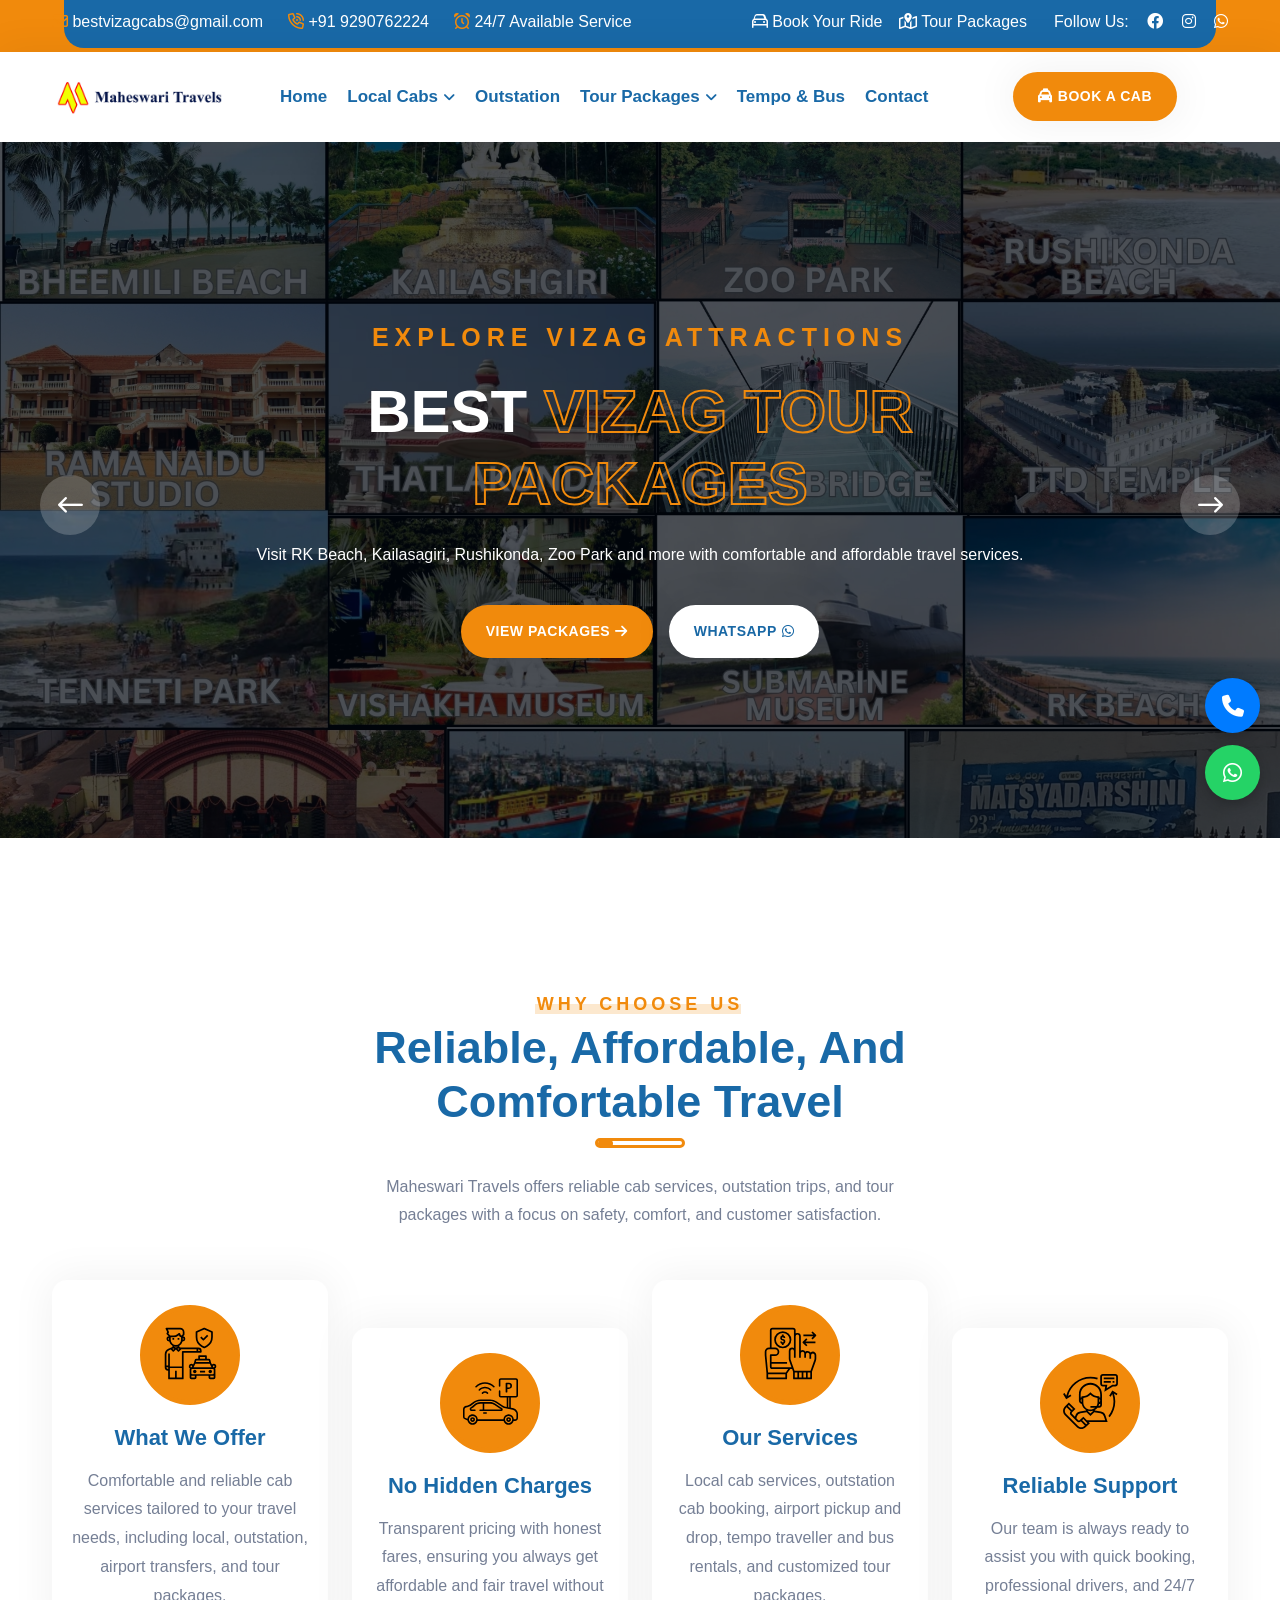
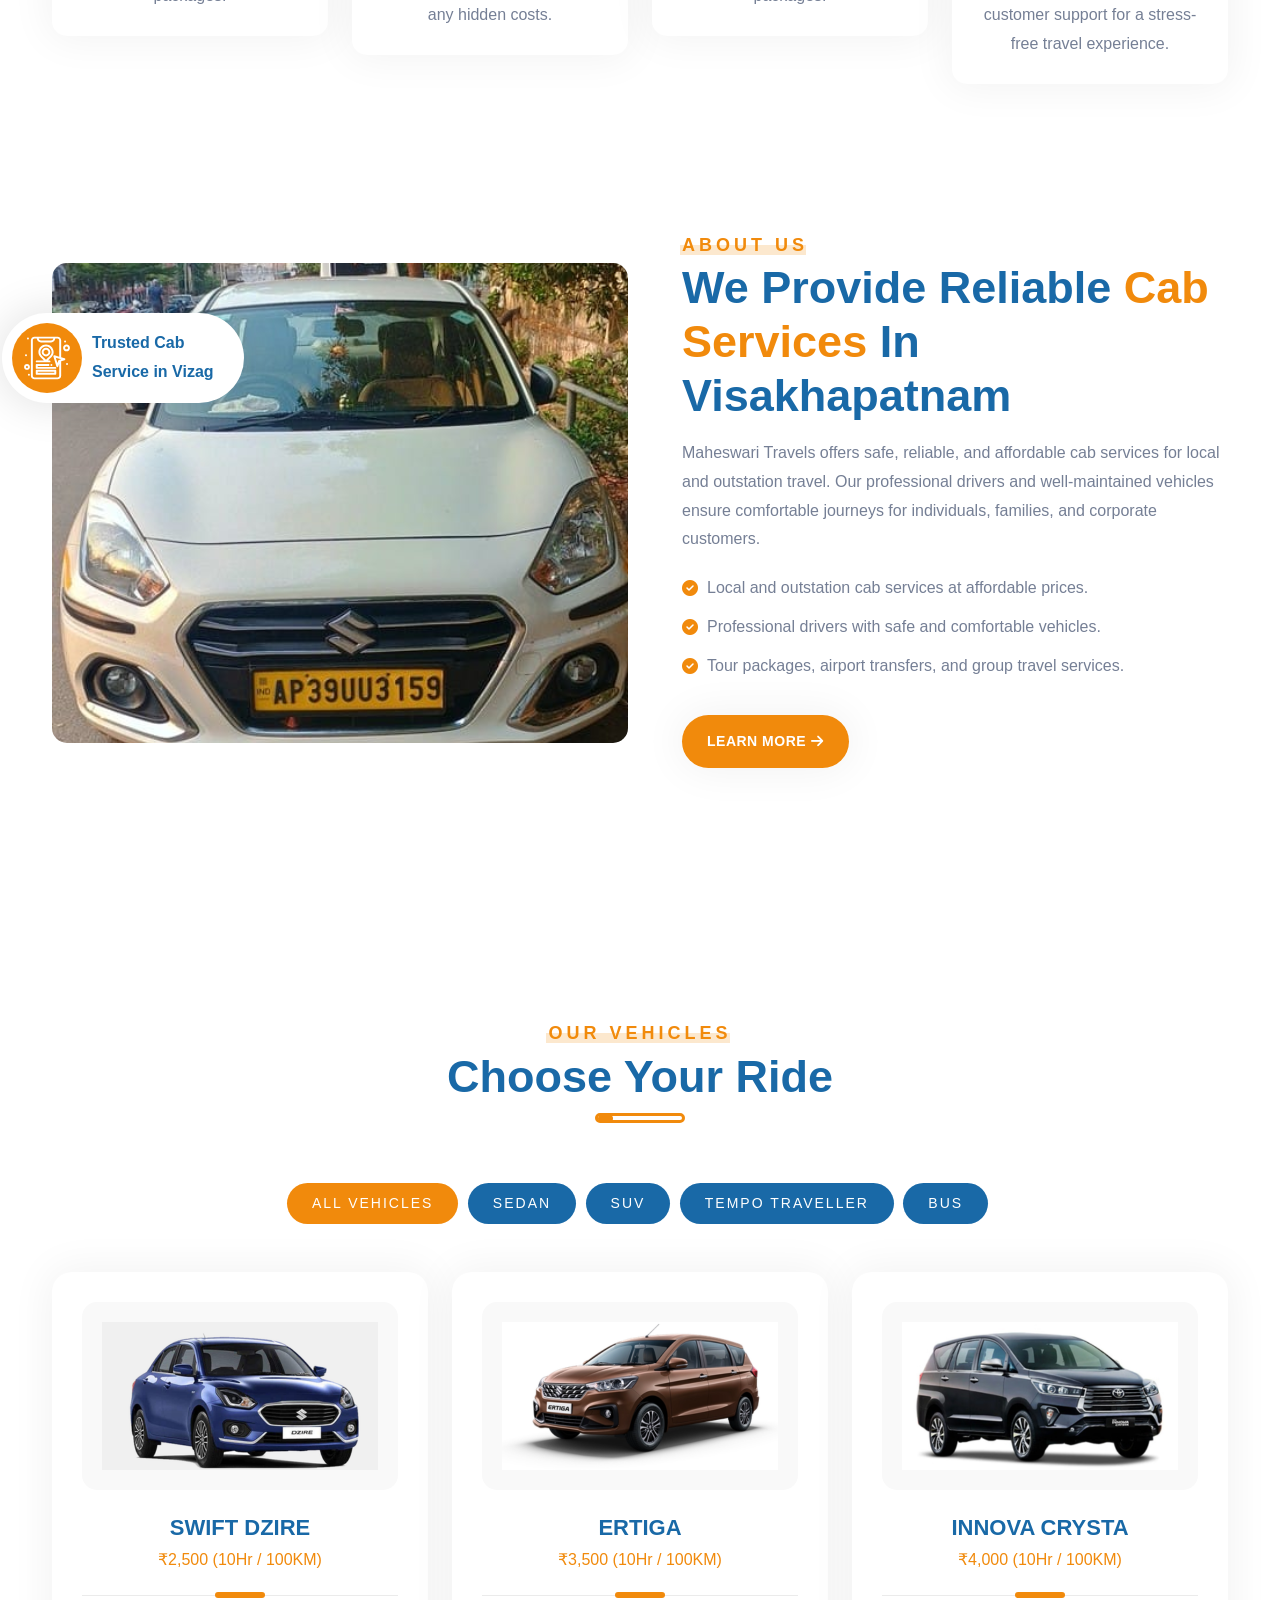
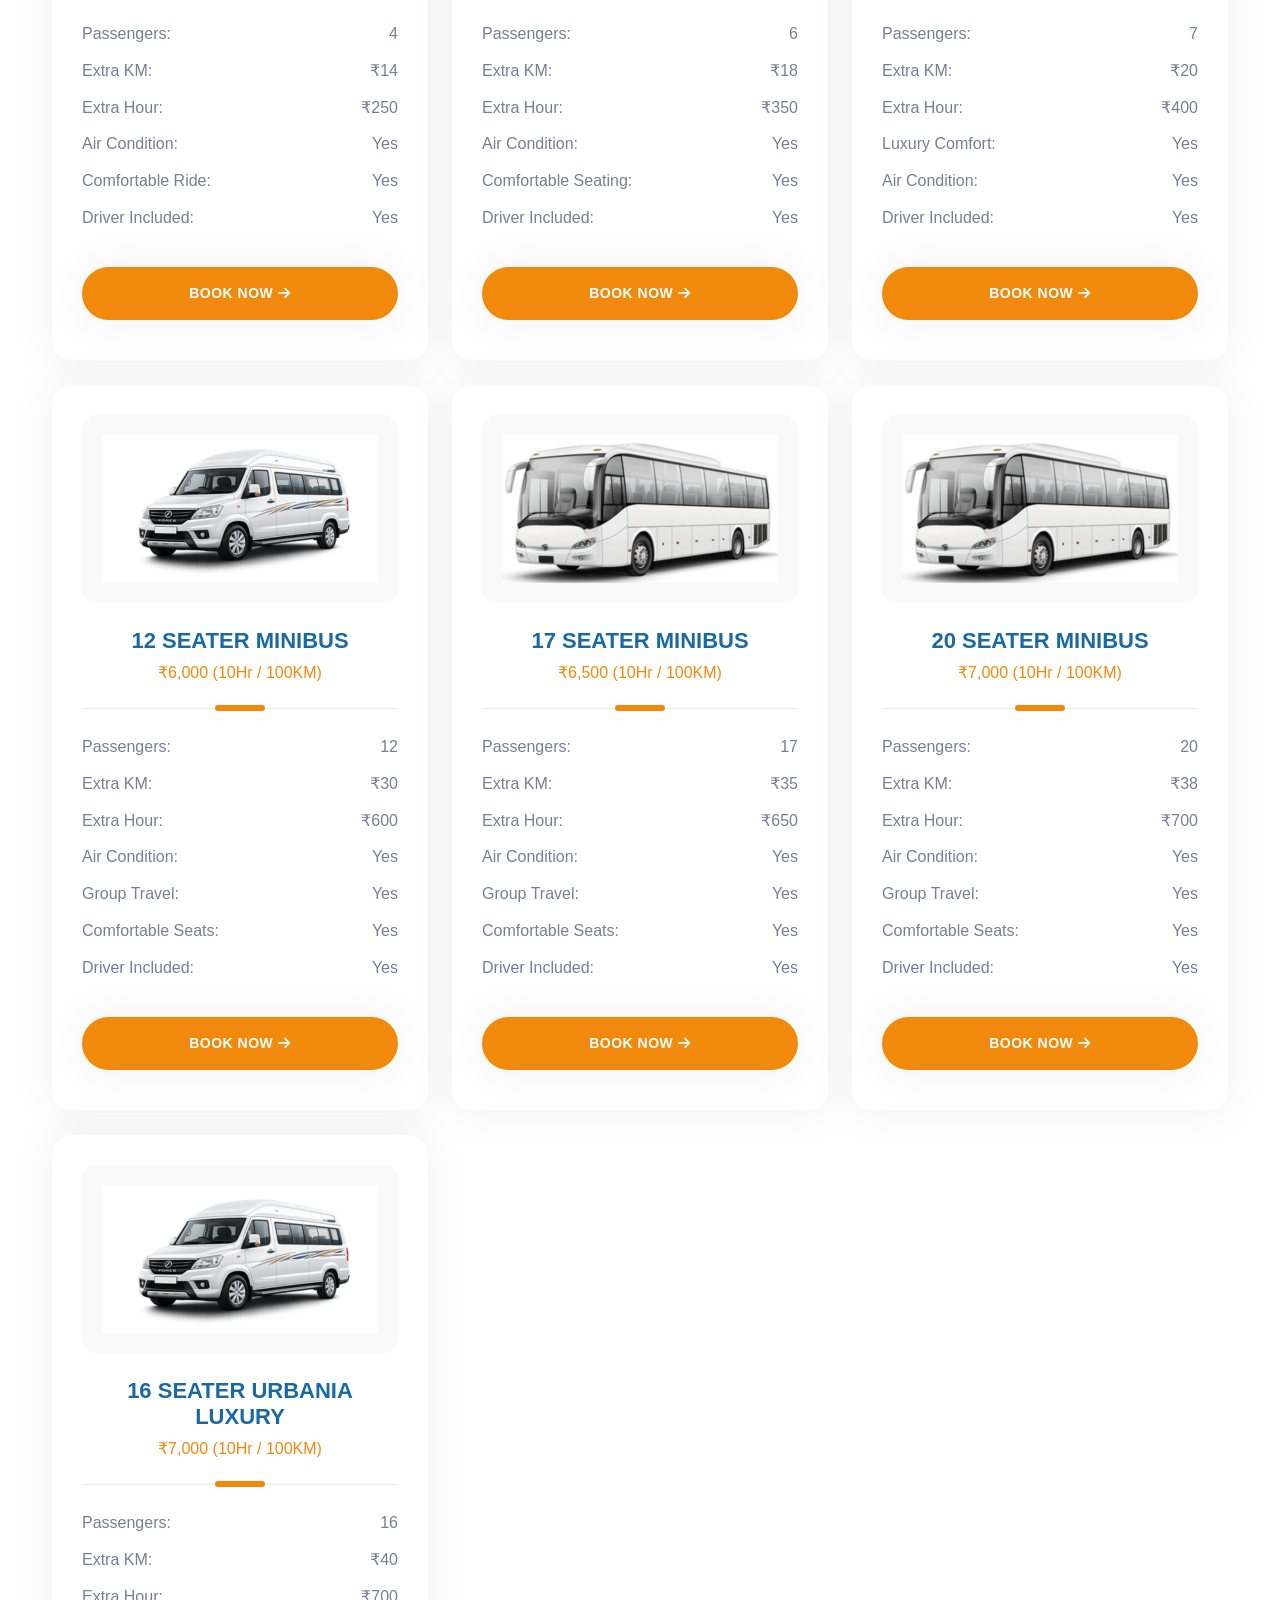
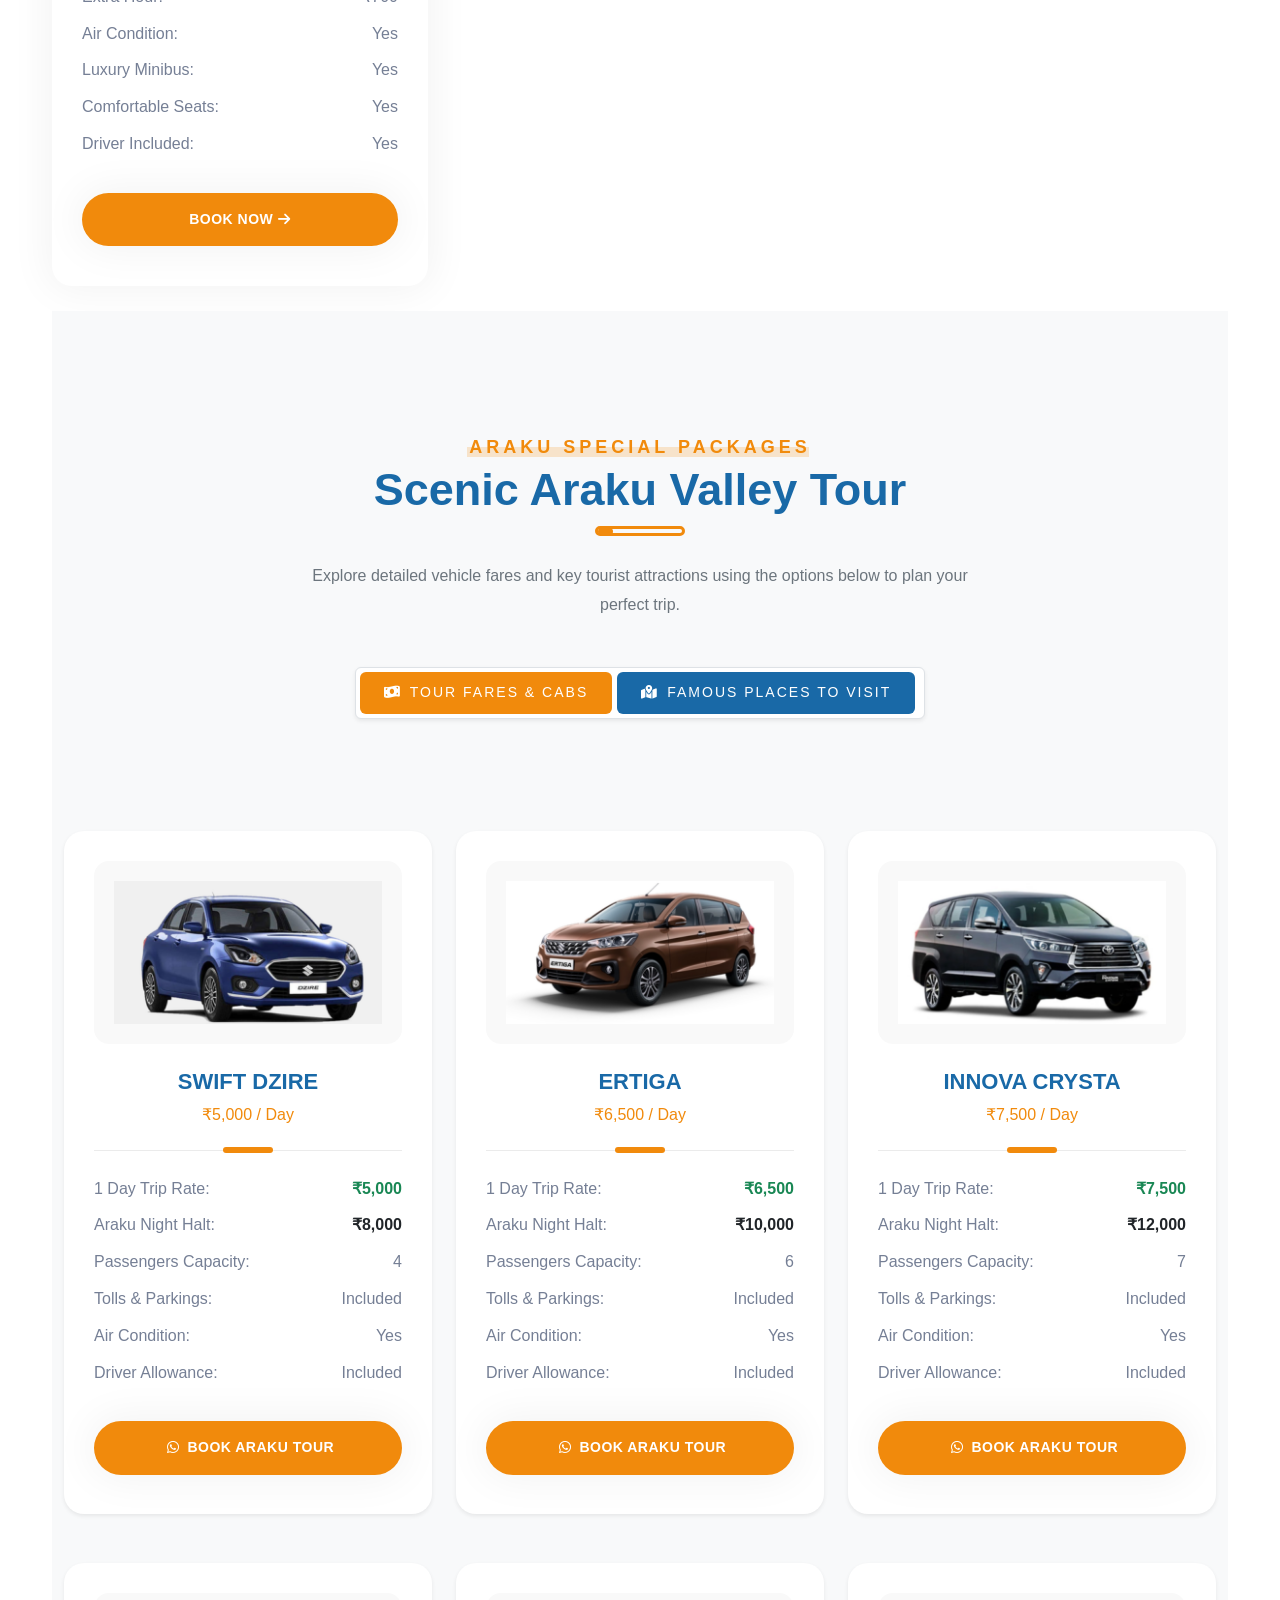
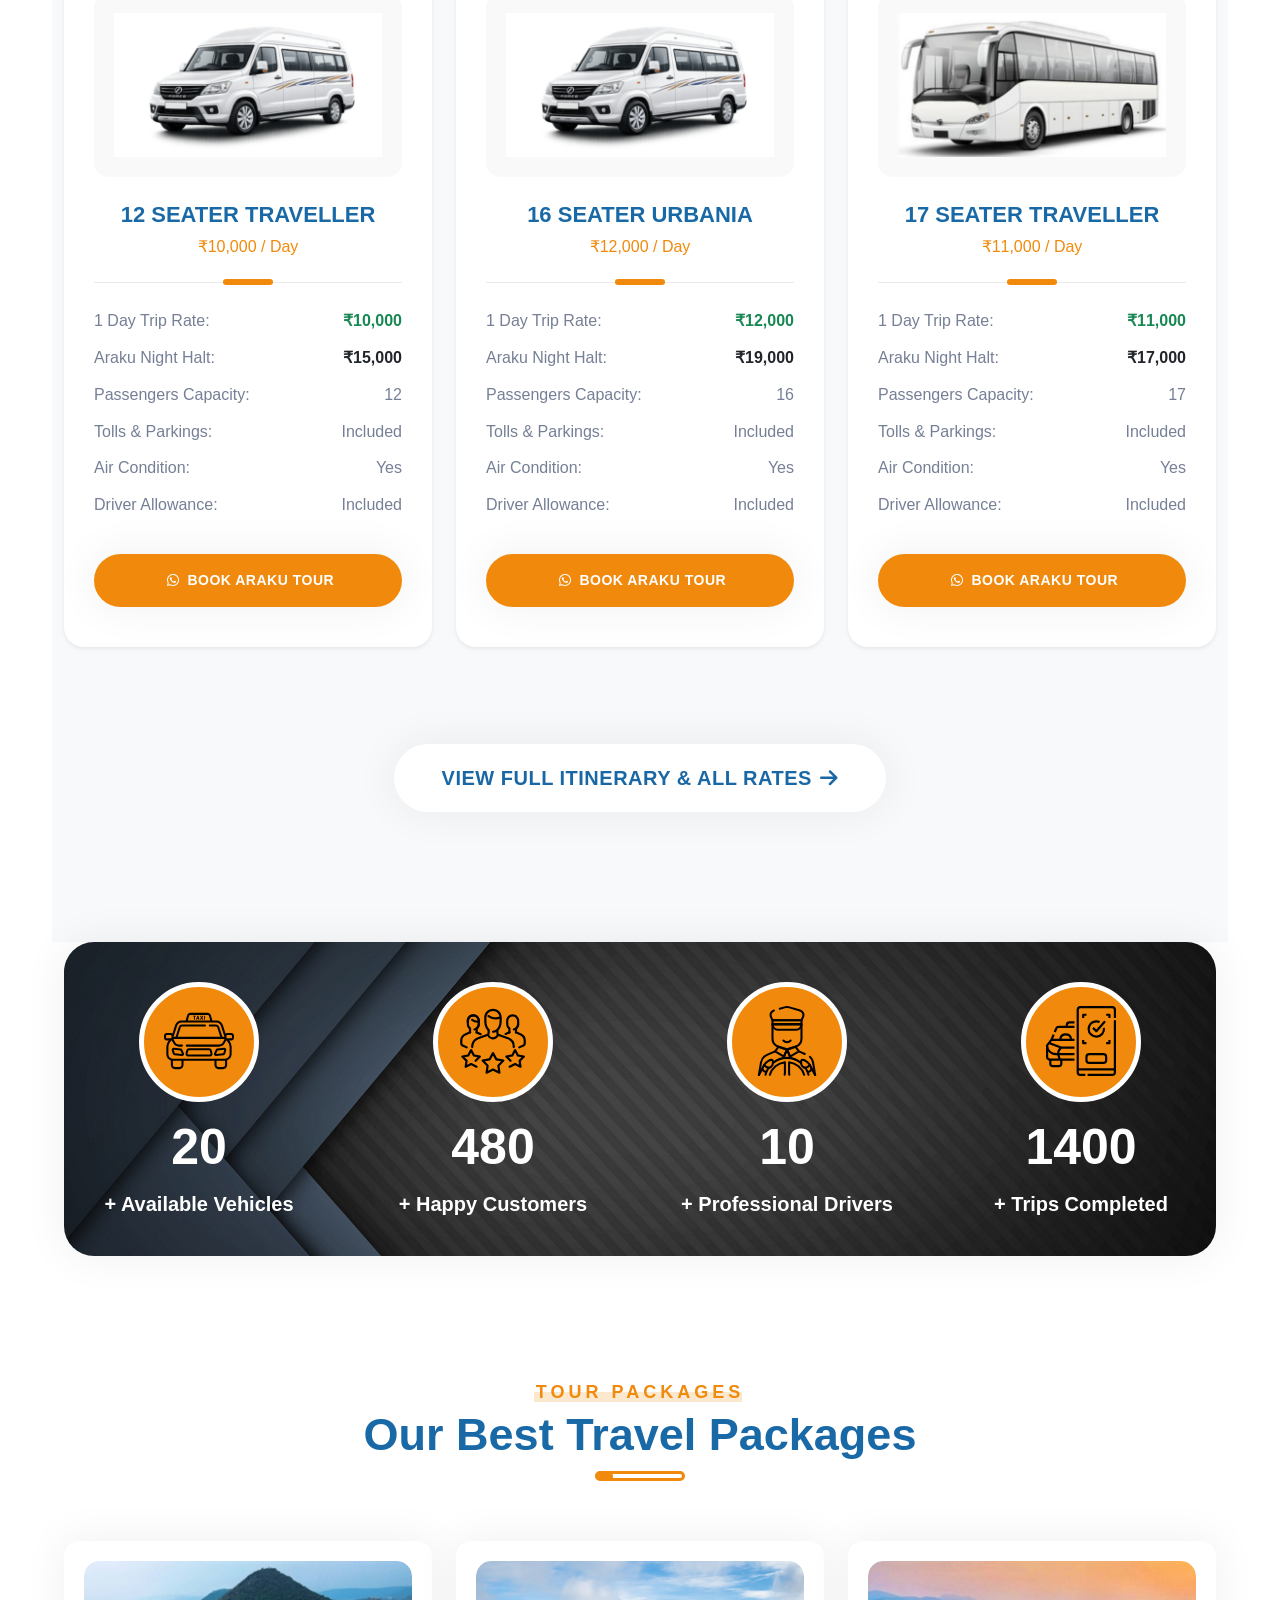
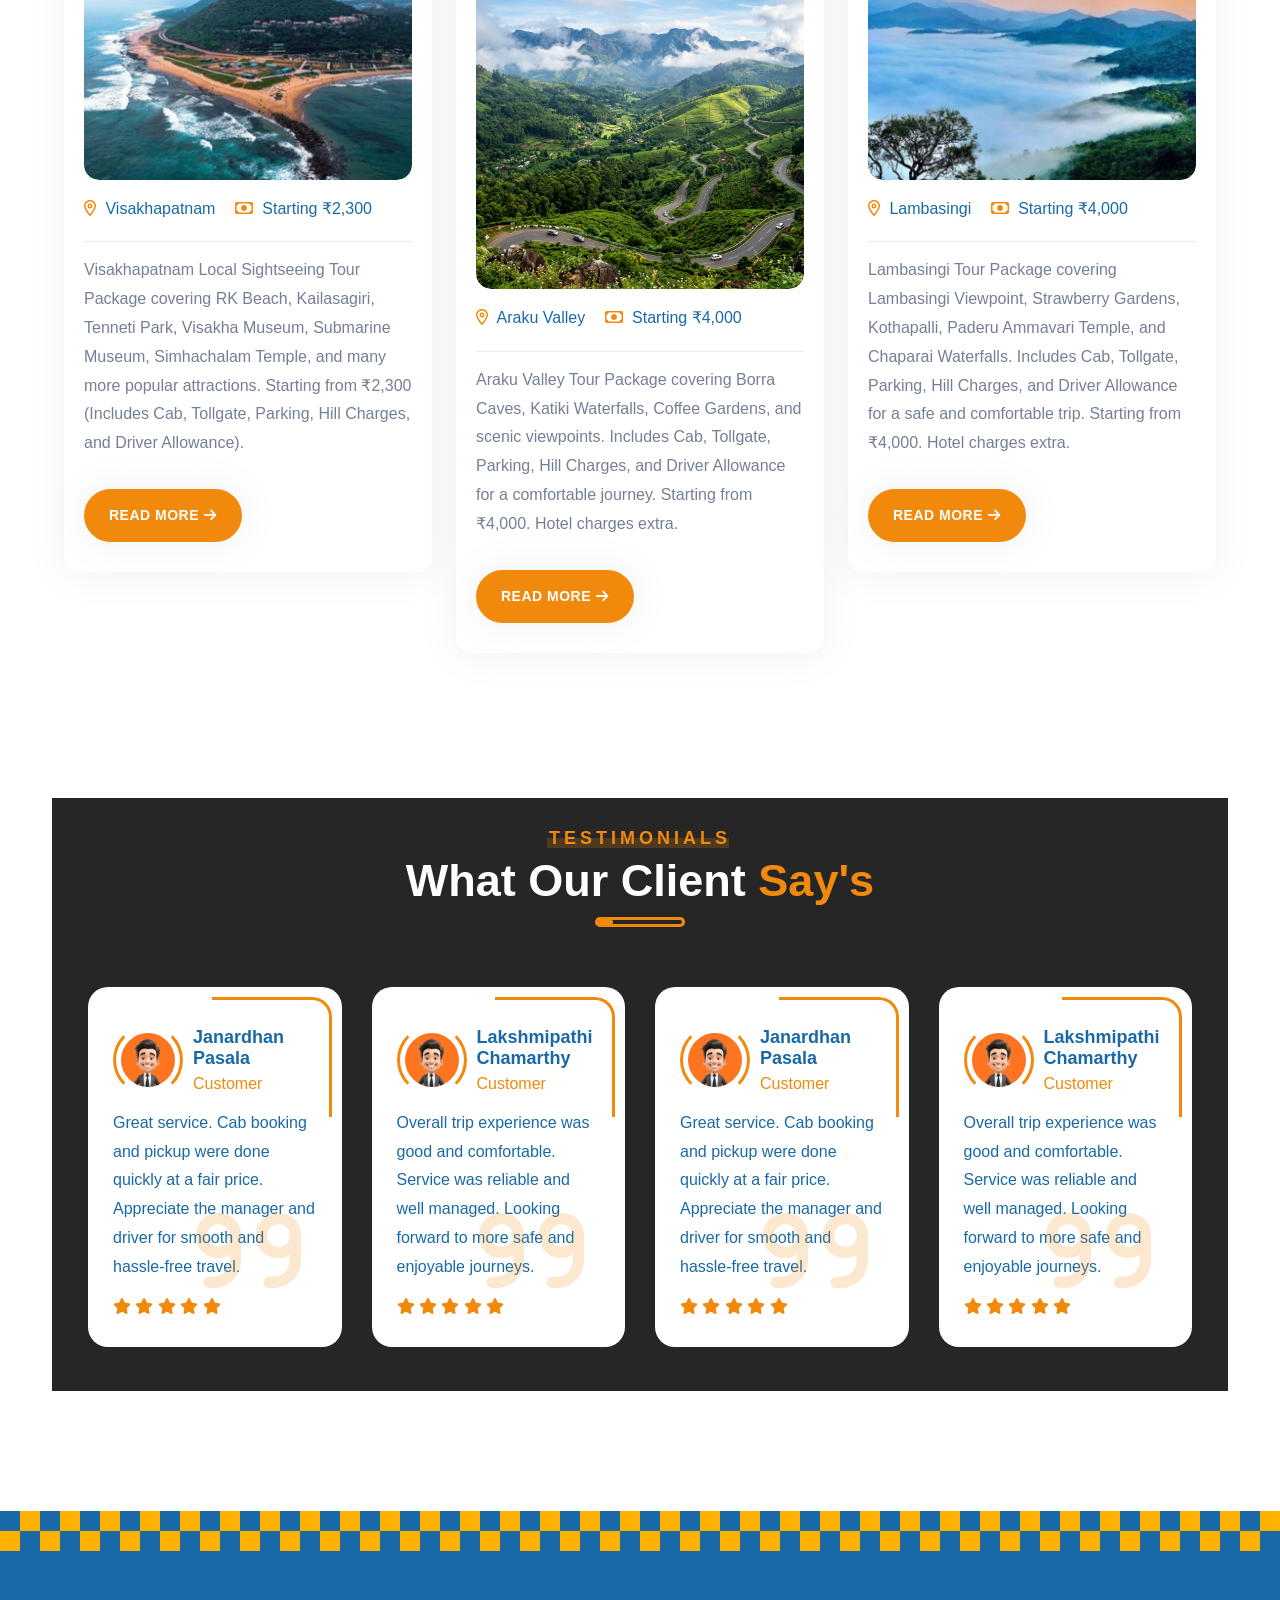
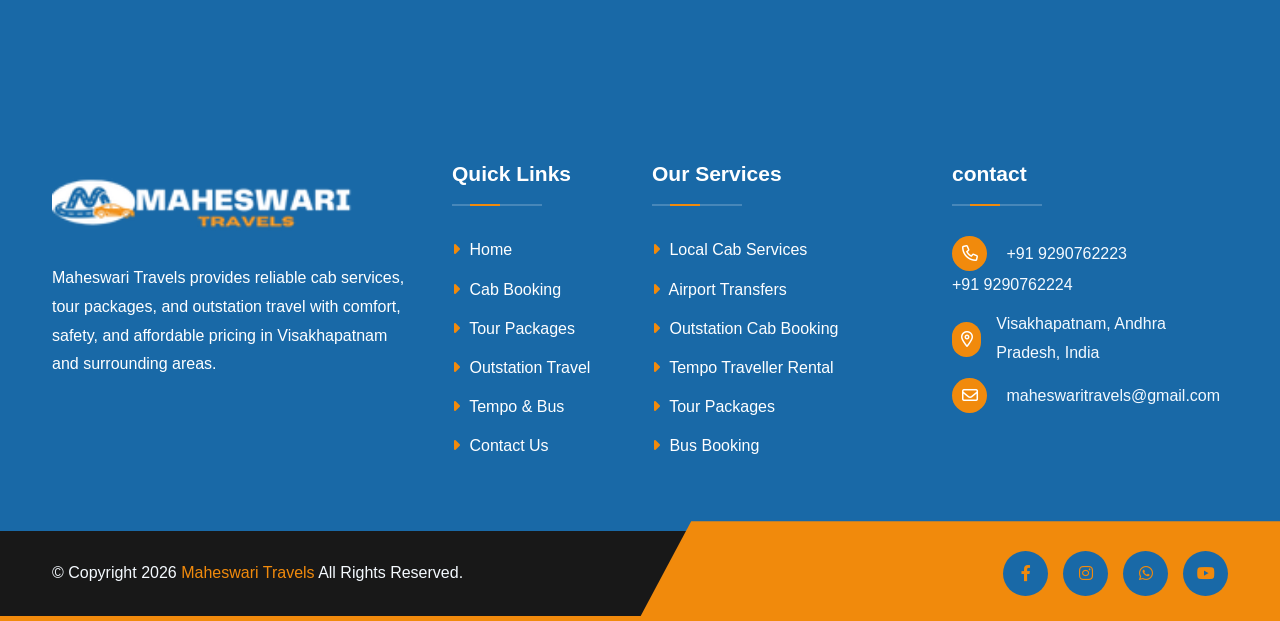
<file: index.html>
<!DOCTYPE html>
<html lang="en">


<!-- Mirrored from 69d4ef9ae2f28f1611009f88--unrivaled-brioche-5eaf4f.netlify.app/ by HTTrack Website Copier/3.x [XR&CO'2014], Fri, 12 Jun 2026 04:52:54 GMT -->
<!-- Added by HTTrack --><meta http-equiv="content-type" content="text/html;charset=UTF-8" /><!-- /Added by HTTrack -->
<head>
    <!-- meta tags -->
<meta charset="UTF-8">
<meta http-equiv="X-UA-Compatible" content="IE=edge">
<meta name="viewport" content="width=device-width, initial-scale=1.0">
<meta name="description" content="Maheswari Travels offers reliable and affordable cab services in Visakhapatnam (Vizag). Book local taxi, outstation cabs, Vizag to Araku tour packages, airport pickup & drop with professional drivers. 24/7 customer support available.">
<meta name="keywords" content="Maheswari Travels, cab services in Vizag, taxi service Visakhapatnam, Vizag to Araku cab, Araku tour packages, local cab services Vizag, airport taxi Vizag, outstation cab booking, best cab services Vizag, car rental Vizag">
<title> Maheswari Travels | Best Cab Services in Vizag & Araku Tour Packages</title>


    <!-- favicon -->
    <link rel="icon" type="image/png" href="assets/img/logo/favicon-1.png">

    <!-- css -->
    <link rel="stylesheet" href="assets/css/bootstrap.min-1.css">
    <link rel="stylesheet" href="assets/css/all-fontawesome.min-1.css">
    <link rel="stylesheet" href="assets/css/animate.min-1.css">
    <link rel="stylesheet" href="assets/css/magnific-popup.min-1.css">
    <link rel="stylesheet" href="assets/css/owl.carousel.min-1.css">
    <link rel="stylesheet" href="assets/css/jquery-ui.min-1.css">
    <link rel="stylesheet" href="assets/css/jquery.timepicker.min-1.css">
    <link rel="stylesheet" href="assets/css/nice-select.min-1.css">
    <link rel="stylesheet" href="assets/css/style-1.css">

</head>

<body class="home-2">

    <!-- preloader -->
    <div class="preloader">
        <div class="loader-ripple">
            <div></div>
            <div></div>
        </div>
    </div>
    <!-- preloader end -->


    <!-- header area -->
    <header class="header">
        <!-- top header -->
    <div class="header-top">
    <div class="container">
        <div class="header-top-wrapper">
            <div class="header-top-left">
                <div class="header-top-contact">
                    <ul>
                        <li>
                            <a href="mailto:bestvizagcabs@gmail.com">
                                <i class="far fa-envelope"></i>
                                bestvizagcabs@gmail.com
                            </a>
                        </li>
                        <li>
                            <a href="tel:+919290762223">
                                <i class="far fa-phone-volume"></i>
                                +91 9290762224  
                            </a>
                        </li>
                        <li>
                            <a href="#">
                                <i class="far fa-alarm-clock"></i>
                                24/7 Available Service
                            </a>
                        </li>
                    </ul>
                </div>
            </div>

            <div class="header-top-right">

                <div class="header-top-link">
                    <a href='cab-booking.html'>
                        <i class="far fa-car"></i> Book Your Ride
                    </a>
                    <a href='tour-packages.html'>
                        <i class="far fa-map-location-dot"></i> Tour Packages
                    </a>
                </div>

                <div class="header-top-social">
                    <span>Follow Us: </span>
                    <a href="#"><i class="fab fa-facebook"></i></a>
                    <a href="#"><i class="fab fa-instagram"></i></a>
                    <a href="#"><i class="fab fa-whatsapp"></i></a>
                </div>

            </div>
        </div>
    </div>
</div>

        <div class="main-navigation">
            <nav class="navbar navbar-expand-lg">
                <div class="container position-relative">
                    <a class="navbar-brand" href="/">
                        <img src="assets/img/logo/logo-1.png" alt="logo">
                    </a>
                    <div class="mobile-menu-right">
                        <div class="search-btn">
                            <button type="button" class="nav-right-link"><i class="far fa-search"></i></button>
                        </div>
                        <button class="navbar-toggler" type="button" data-bs-toggle="collapse" data-bs-target="#main_nav" aria-expanded="false" aria-label="Toggle navigation">
                            <span class="navbar-toggler-mobile-icon"><i class="far fa-bars"></i></span>
                        </button>
                    </div>
                    <div class="collapse navbar-collapse" id="main_nav">
                        <ul class="navbar-nav">
                             <li class="nav-item"><a class='nav-link' href='index.html'>Home</a></li>
                            <li class="nav-item dropdown">
                                <a class="nav-link dropdown-toggle" href="#" data-bs-toggle="dropdown">Local Cabs</a>
                                <ul class="dropdown-menu fade-down">
                                    <li><a class='dropdown-item' href='cab-booking.html'>Local Cab Services (Vizag)</a></li>
                                    <li><a class='dropdown-item' href='cab-booking.html'>Airport Pickup & Drop</a></li>
                                    <li><a class='dropdown-item' href='cab-booking.html'>One Way Cab Booking</a></li>
                                </ul>
                            </li>
                          
                               <li class="nav-item"><a class='nav-link' href='outstation.html'>Outstation</a></li>
                        
                            <li class="nav-item dropdown">
                                <a class="nav-link dropdown-toggle" href="tour-packages.html" data-bs-toggle="dropdown">Tour Packages</a>
                                <ul class="dropdown-menu fade-down">
                                    <li><a class='dropdown-item' href='araku-tour.html'>Araku Tour Package</a></li>
                                    <li><a class='dropdown-item' href='tour-packages.html'>Vizag to Lambasingi</a></li>
                                    <li><a class='dropdown-item' href='tour-packages.html'>Custom Outstation Trips</a></li>
                                </ul>
                            </li>
                           
                           
                            <li class="nav-item"><a class='nav-link' href='tempo-bus.html'>Tempo & Bus</a></li>
                            <li class="nav-item"><a class='nav-link' href='contact.html'>Contact</a></li>
                        </ul>
                        <div class="nav-right">
                            <div class="search-btn">
                                <button type="button" class="nav-right-link"><i class="far fa-search"></i></button>
                            </div>
                            <div class="nav-right-btn mt-2">
                                <a href="#" class="theme-btn"><span class="fas fa-taxi"></span>Book A Cab</a>
                            </div>
                            <div class="sidebar-btn">
                                <button type="button" class="nav-right-link"><i class="far fa-bars-filter"></i></button>
                            </div>
                        </div>
                    </div>
                    <!-- search area -->
                    <div class="search-area">
                        <form action="#">
                            <div class="form-group">
                                <input type="text" class="form-control" placeholder="Type Keyword...">
                                <button type="submit" class="search-icon-btn"><i class="far fa-search"></i></button>
                            </div>
                        </form>
                    </div>
                    <!-- search area end -->
                </div>
            </nav>
        </div>
    </header>
    <!-- header area end -->


    <!-- sidebar-popup -->
    <div class="sidebar-popup">
        <div class="sidebar-wrapper">
            <div class="sidebar-content">
                <button type="button" class="close-sidebar-popup"><i class="far fa-xmark"></i></button>
                <div class="sidebar-logo">
                    <img src="assets/img/logo/logo-1.png" alt="">
                </div>
                <div class="sidebar-about">
                    <h4>About Us</h4>
                    <p> aheswari Travels provides reliable and affordable cab services in Visakhapatnam. We specialize in local trips, outstation journeys, airport transfers, and tour packages with professional drivers and well-maintained vehicles to ensure a safe and comfortable travel experience.</p>
                </div>
                <div class="sidebar-contact">
                    <h4>Contact Info</h4>
                    <ul>
                        <li>
                            <h6>Email</h6>
                            <a href="#"><i class="far fa-envelope"></i><span class="__cf_email__" data-cfemail="bdd4d3dbd2fdd8c5dcd0cdd1d893ded2d0">bestvizagcabs@gmail.com</span></a>
                        </li>
                        <li>
                            <h6>Phone</h6>
                            <a href="tel:+21236547898"><i class="far fa-phone"></i>+91 9290762223  
+91 9290762224 </a>
                        </li>
                        <li>
                            <h6>Address</h6>
                            <a href="#"><i class="far fa-location-dot"></i>D.no : 25-1-120/1, Phase-2, Vuda Colony, Pedagantyada, Visakhapatnam – 530044</a>
                        </li>
                    </ul>
                </div>
                <div class="sidebar-social">
                    <h4>Follow Us</h4>
                    <a href="#"><i class="fab fa-facebook"></i></a>
                    <a href="#"><i class="fab fa-twitter"></i></a>
                    <a href="#"><i class="fab fa-instagram"></i></a>
                    <a href="#"><i class="fab fa-linkedin"></i></a>
                </div>
            </div>
        </div>
    </div>
    <!-- sidebar-popup end -->


    <main class="main">

        <!-- hero slider -->
        <div class="hero-section">
    <div class="hero-slider owl-carousel owl-theme">

     <div class="hero-single" style="background: url(assets/img/slider/slider-1-1.jpg)">
    <div class="container">
        <div class="row align-items-center">
            <div class="col-md-12 col-lg-9 mx-auto">
                <div class="hero-content text-center">

                    <h6 class="hero-sub-title">
                        Explore Vizag Attractions
                    </h6>

                    <h1 class="hero-title">
                        Best <span>Vizag Tour Packages</span>
                    </h1>

                    <p>
                        Visit RK Beach, Kailasagiri, Rushikonda, Zoo Park and more with comfortable and affordable travel services.
                    </p>

                    <div class="hero-btn justify-content-center">
                        <a class='theme-btn' href='tour-packages.html'>
                            View Packages<i class="fas fa-arrow-right"></i>
                        </a>

                        <a href="https://wa.me/919290762224" class="theme-btn theme-btn2">
                            WhatsApp<i class="fab fa-whatsapp"></i>
                        </a>
                    </div>

                </div>
            </div>
        </div>
    </div>
</div>

        <div class="hero-single" style="background: url(assets/img/slider/slider-2-1.jpg)">
            <div class="container">
                <div class="row align-items-center">
                    <div class="col-md-12 col-lg-9 mx-auto">
                        <div class="hero-content text-center">
                            <h6 class="hero-sub-title" data-animation="fadeInUp" data-delay=".25s">
                                Trusted Travel Partner in Visakhapatnam
                            </h6>
                            <h1 class="hero-title" data-animation="fadeInRight" data-delay=".50s">
                                Explore Amazing <span>Tour Packages</span>
                            </h1>
                            <p data-animation="fadeInLeft" data-delay=".75s">
                                Discover beautiful destinations like Araku, Lambasingi, and Vizag sightseeing with our affordable 
                                and comfortable tour packages. Enjoy stress-free travel with our expert drivers.
                            </p>
                            <div class="hero-btn justify-content-center" data-animation="fadeInUp" data-delay="1s">
                                <a class='theme-btn' href='tour-packages.html'>
                                    Tour Packages<i class="fas fa-arrow-right"></i>
                                </a>
                                <a class='theme-btn theme-btn2' href='contact.html'>
                                    Book Now<i class="fas fa-arrow-right"></i>
                                </a>
                            </div>
                        </div>
                    </div>
                </div>
            </div>
        </div>

        <div class="hero-single" style="background: url(assets/img/slider/slider-3-1.jpg)">
            <div class="container">
                <div class="row align-items-center">
                    <div class="col-md-12 col-lg-9 mx-auto">
                        <div class="hero-content text-center">
                            <h6 class="hero-sub-title" data-animation="fadeInUp" data-delay=".25s">
                                Comfortable Group Travel Services
                            </h6>
                            <h1 class="hero-title" data-animation="fadeInRight" data-delay=".50s">
                                Tempo & Bus <span>Traveller Rentals</span>
                            </h1>
                            <p data-animation="fadeInLeft" data-delay=".75s">
                                Book Tempo Travellers and Bus Rentals for family trips, corporate travel, and group tours. 
                                Spacious seating, air-conditioned vehicles, and affordable pricing guaranteed.
                            </p>
                            <div class="hero-btn justify-content-center" data-animation="fadeInUp" data-delay="1s">
                                <a class='theme-btn' href='tempo-bus.html'>
                                    View Vehicles<i class="fas fa-arrow-right"></i>
                                </a>
                                <a class='theme-btn theme-btn2' href='contact.html'>
                                    Call Now<i class="fas fa-arrow-right"></i>
                                </a>
                            </div>
                        </div>
                    </div>
                </div>
            </div>
        </div>

        <div class="hero-single" style="background: url(assets/img/slider/slider-4-1.jpg)">
    <div class="container">
        <div class="row align-items-center">
            <div class="col-md-12 col-lg-9 mx-auto">
                <div class="hero-content text-center">

                    <h6 class="hero-sub-title">
                        Spiritual Temple Tours
                    </h6>

                    <h1 class="hero-title">
                        Best <span>Temple Tour Packages</span>
                    </h1>

                    <p>
                        Visit Simhachalam, Kanaka Mahalakshmi, Arasavalli, Srikurmam, Annavaram and more with comfortable travel.
                    </p>

                    <div class="hero-btn justify-content-center">

                        <a class='theme-btn' href='tour-packages.html'>
                            View Packages<i class="fas fa-arrow-right"></i>
                        </a>

                        <a href="https://wa.me/919290762224" class="theme-btn theme-btn2">
                            WhatsApp<i class="fab fa-whatsapp"></i>
                        </a>

                    </div>

                </div>
            </div>
        </div>
    </div>
</div>

    </div>
</div>

        <!-- hero slider end -->

        <!-- feature area -->
       <div class="feature-area pt-120">
    <div class="container">

        <div class="row">
            <div class="col-lg-6 mx-auto">
              <div class="site-heading text-center">
    <span class="site-title-tagline">Why Choose Us</span>
    <h2 class="site-title">Reliable, Affordable, and Comfortable Travel</h2>
    <div class="heading-divider"></div>
   <p>
    Maheswari Travels offers reliable cab services, outstation trips, and tour packages with a focus on safety, comfort, and customer satisfaction.
</p>

</div>
            </div>
        </div>

        <div class="row">

            <div class="col-md-6 col-lg-3">
                <div class="feature-item wow fadeInUp" data-wow-delay=".25s">
                    <div class="feature-icon">
                        <img src="assets/img/icon/taxi-safety-1.svg" alt="">
                    </div>
                    <div class="feature-content">
                        <h4>What We Offer</h4>
                        <p>
                            Comfortable and reliable cab services tailored to your travel needs, including local, 
                            outstation, airport transfers, and tour packages.
                        </p>
                    </div>
                </div>
            </div>

            <div class="col-md-6 col-lg-3">
                <div class="feature-item mt-lg-5 wow fadeInDown" data-wow-delay=".25s">
                    <div class="feature-icon">
                        <img src="assets/img/icon/pickup-1.svg" alt="">
                    </div>
                    <div class="feature-content">
                        <h4>No Hidden Charges</h4>
                        <p>
                            Transparent pricing with honest fares, ensuring you always get affordable and fair travel 
                            without any hidden costs.
                        </p>
                    </div>
                </div>
            </div>

            <div class="col-md-6 col-lg-3">
                <div class="feature-item wow fadeInUp" data-wow-delay=".25s">
                    <div class="feature-icon">
                        <img src="assets/img/icon/money-1.svg" alt="">
                    </div>
                    <div class="feature-content">
                        <h4>Our Services</h4>
                        <p>
                            Local cab services, outstation cab booking, airport pickup and drop, tempo traveller and 
                            bus rentals, and customized tour packages.
                        </p>
                    </div>
                </div>
            </div>

            <div class="col-md-6 col-lg-3">
                <div class="feature-item mt-lg-5 wow fadeInDown" data-wow-delay=".25s">
                    <div class="feature-icon">
                        <img src="assets/img/icon/support-1.svg" alt="">
                    </div>
                    <div class="feature-content">
                        <h4>Reliable Support</h4>
                        <p>
                            Our team is always ready to assist you with quick booking, professional drivers, and 24/7 
                            customer support for a stress-free travel experience.
                        </p>
                    </div>
                </div>
            </div>

        </div>

    </div>
</div>

        <!-- feature area end -->


        <!-- about area -->
      <div class="about-area py-120">
    <div class="container">
        <div class="row align-items-center">

            <div class="col-lg-6">
                <div class="about-left wow fadeInLeft" data-wow-delay=".25s">
                    <div class="about-img">
                        <img src="assets/img/about/02-1.png" alt="Maheswari Travels">
                    </div>
                    <div class="about-experience">
                        <div class="about-experience-icon">
                            <img src="assets/img/icon/taxi-booking-2.svg" alt="">
                        </div>
                        <b>Trusted Cab <br> Service in Vizag</b>
                    </div>
                </div>
            </div>

            <div class="col-lg-6">
                <div class="about-right wow fadeInRight" data-wow-delay=".25s">

                    <div class="site-heading mb-3">
                        <span class="site-title-tagline justify-content-start">
                            <i class="flaticon-drive"></i> About Us
                        </span>

                        <h2 class="site-title">
                            We Provide Reliable <span>Cab Services</span> in Visakhapatnam
                        </h2>
                    </div>

                    <p class="about-text">
                        Maheswari Travels offers safe, reliable, and affordable cab services for local and outstation travel. 
                        Our professional drivers and well-maintained vehicles ensure comfortable journeys for individuals, 
                        families, and corporate customers.
                    </p>

                    <div class="about-list-wrapper">
                        <ul class="about-list list-unstyled">
                            <li>
                                Local and outstation cab services at affordable prices.
                            </li>
                            <li>
                                Professional drivers with safe and comfortable vehicles.
                            </li>
                            <li>
                                Tour packages, airport transfers, and group travel services.
                            </li>
                        </ul>
                    </div>

                    <a href="about.html" class="theme-btn mt-4">
                        Learn More<i class="fas fa-arrow-right"></i>
                    </a>

                </div>
            </div>

        </div>
    </div>
</div>

        <!-- about area end -->


     


        <!-- taxi area -->
       <div class="taxi-area py-120">
    <div class="container">

        <div class="row">
            <div class="col-lg-6 mx-auto">
                <div class="site-heading text-center">
                    <span class="site-title-tagline">Our Vehicles</span>
                    <h2 class="site-title">Choose Your Ride</h2>
                    <div class="heading-divider"></div>
                </div>
            </div>
        </div>

        <div class="filter-controls">
            <ul class="filter-btns">
                <li class="active" data-filter="*">All Vehicles</li>
                <li data-filter=".cat1">Sedan</li>
                <li data-filter=".cat2">SUV</li>
                <li data-filter=".cat3">Tempo Traveller</li>
                <li data-filter=".cat4">Bus</li>
            </ul>
        </div>

        <div class="row filter-box">

            <!-- Swift Dzire -->
            <div class="col-md-6 col-lg-4 filter-item cat1">
                <div class="taxi-item">
                    <div class="taxi-img">
                        <img src="assets/img/taxi/swift.png" alt="Swift Dzire">
                    </div>
                    <div class="taxi-content">
                        <div class="taxi-head">
                            <h4>Swift Dzire</h4>
                            <span>₹2,500 (10Hr / 100KM)</span>
                        </div>
                        <div class="taxi-feature">
                            <ul>
                                <li>Passengers: <span>4</span></li>
                                <li>Extra KM: <span>₹14</span></li>
                                <li>Extra Hour: <span>₹250</span></li>
                                <li>Air Condition: <span>Yes</span></li>
                                <li>Comfortable Ride: <span>Yes</span></li>
                                <li>Driver Included: <span>Yes</span></li>
                            </ul>
                        </div>
                        <a href="#" class="theme-btn">Book Now<i class="fas fa-arrow-right"></i></a>
                    </div>
                </div>
            </div>

            <!-- Ertiga -->
            <div class="col-md-6 col-lg-4 filter-item cat2">
                <div class="taxi-item">
                    <div class="taxi-img">
                        <img src="assets/img/taxi/ertiga.png" alt="Ertiga">
                    </div>
                    <div class="taxi-content">
                        <div class="taxi-head">
                            <h4>Ertiga</h4>
                            <span>₹3,500 (10Hr / 100KM)</span>
                        </div>
                        <div class="taxi-feature">
                            <ul>
                                <li>Passengers: <span>6</span></li>
                                <li>Extra KM: <span>₹18</span></li>
                                <li>Extra Hour: <span>₹350</span></li>
                                <li>Air Condition: <span>Yes</span></li>
                                <li>Comfortable Seating: <span>Yes</span></li>
                                <li>Driver Included: <span>Yes</span></li>
                            </ul>
                        </div>
                        <a href="#" class="theme-btn">Book Now<i class="fas fa-arrow-right"></i></a>
                    </div>
                </div>
            </div>

            <!-- Innova Crysta -->
            <div class="col-md-6 col-lg-4 filter-item cat2">
                <div class="taxi-item">
                    <div class="taxi-img">
                        <img src="assets/img/taxi/crysta.png" alt="Innova Crysta">
                    </div>
                    <div class="taxi-content">
                        <div class="taxi-head">
                            <h4>Innova Crysta</h4>
                            <span>₹4,000 (10Hr / 100KM)</span>
                        </div>
                        <div class="taxi-feature">
                            <ul>
                                <li>Passengers: <span>7</span></li>
                                <li>Extra KM: <span>₹20</span></li>
                                <li>Extra Hour: <span>₹400</span></li>
                                <li>Luxury Comfort: <span>Yes</span></li>
                                <li>Air Condition: <span>Yes</span></li>
                                <li>Driver Included: <span>Yes</span></li>
                            </ul>
                        </div>
                        <a href="#" class="theme-btn">Book Now<i class="fas fa-arrow-right"></i></a>
                    </div>
                </div>
            </div>

            <!-- 12 Seater Minibus -->
            <div class="col-md-6 col-lg-4 filter-item cat3 cat4">
                <div class="taxi-item">
                    <div class="taxi-img">
                        <img src="assets/img/taxi/minibus.png" alt="12 Seater Minibus">
                    </div>
                    <div class="taxi-content">
                        <div class="taxi-head">
                            <h4>12 Seater Minibus</h4>
                            <span>₹6,000 (10Hr / 100KM)</span>
                        </div>
                        <div class="taxi-feature">
                            <ul>
                                <li>Passengers: <span>12</span></li>
                                <li>Extra KM: <span>₹30</span></li>
                                <li>Extra Hour: <span>₹600</span></li>
                                <li>Air Condition: <span>Yes</span></li>
                                <li>Group Travel: <span>Yes</span></li>
                                <li>Comfortable Seats: <span>Yes</span></li>
                                <li>Driver Included: <span>Yes</span></li>
                            </ul>
                        </div>
                        <a href="#" class="theme-btn">Book Now<i class="fas fa-arrow-right"></i></a>
                    </div>
                </div>
            </div>

            <!-- 17 Seater Minibus -->
            <div class="col-md-6 col-lg-4 filter-item cat3 cat4">
                <div class="taxi-item">
                    <div class="taxi-img">
                        <img src="assets/img/taxi/bus.png" alt="17 Seater Minibus">
                    </div>
                    <div class="taxi-content">
                        <div class="taxi-head">
                            <h4>17 Seater Minibus</h4>
                            <span>₹6,500 (10Hr / 100KM)</span>
                        </div>
                        <div class="taxi-feature">
                            <ul>
                                <li>Passengers: <span>17</span></li>
                                <li>Extra KM: <span>₹35</span></li>
                                <li>Extra Hour: <span>₹650</span></li>
                                <li>Air Condition: <span>Yes</span></li>
                                <li>Group Travel: <span>Yes</span></li>
                                <li>Comfortable Seats: <span>Yes</span></li>
                                <li>Driver Included: <span>Yes</span></li>
                            </ul>
                        </div>
                        <a href="#" class="theme-btn">Book Now<i class="fas fa-arrow-right"></i></a>
                    </div>
                </div>
            </div>

            <!-- 20 Seater Minibus -->
            <div class="col-md-6 col-lg-4 filter-item cat3 cat4">
                <div class="taxi-item">
                    <div class="taxi-img">
                        <img src="assets/img/taxi/bus.png" alt="20 Seater Minibus">
                    </div>
                    <div class="taxi-content">
                        <div class="taxi-head">
                            <h4>20 Seater Minibus</h4>
                            <span>₹7,000 (10Hr / 100KM)</span>
                        </div>
                        <div class="taxi-feature">
                            <ul>
                                <li>Passengers: <span>20</span></li>
                                <li>Extra KM: <span>₹38</span></li>
                                <li>Extra Hour: <span>₹700</span></li>
                                <li>Air Condition: <span>Yes</span></li>
                                <li>Group Travel: <span>Yes</span></li>
                                <li>Comfortable Seats: <span>Yes</span></li>
                                <li>Driver Included: <span>Yes</span></li>
                            </ul>
                        </div>
                        <a href="#" class="theme-btn">Book Now<i class="fas fa-arrow-right"></i></a>
                    </div>
                </div>
            </div>

            <!-- 16 Seater Urbania Luxury Minibus -->
            <div class="col-md-6 col-lg-4 filter-item cat3 cat4">
                <div class="taxi-item">
                    <div class="taxi-img">
                        <img src="assets/img/taxi/minibus.png" alt="16 Seater Urbania Luxury Minibus">
                    </div>
                    <div class="taxi-content">
                        <div class="taxi-head">
                            <h4>16 Seater Urbania Luxury</h4>
                            <span>₹7,000 (10Hr / 100KM)</span>
                        </div>
                        <div class="taxi-feature">
                            <ul>
                                <li>Passengers: <span>16</span></li>
                                <li>Extra KM: <span>₹40</span></li>
                                <li>Extra Hour: <span>₹700</span></li>
                                <li>Air Condition: <span>Yes</span></li>
                                <li>Luxury Minibus: <span>Yes</span></li>
                                <li>Comfortable Seats: <span>Yes</span></li>
                                <li>Driver Included: <span>Yes</span></li>
                            </ul>
                        </div>
                        <a href="#" class="theme-btn">Book Now<i class="fas fa-arrow-right"></i></a>
                    </div>
                </div>
            </div>

        </div>
        <!-- araku special rates area -->
        <div class="taxi-area bg-light py-120">
            <div class="container">
                <div class="row mb-5">
                    <div class="col-lg-7 mx-auto">
                        <div class="site-heading text-center mb-0">
                            <span class="site-title-tagline">Araku Special Packages</span>
                            <h2 class="site-title">Scenic Araku Valley Tour</h2>
                            <div class="heading-divider"></div>
                            <p class="mt-3 text-muted">Explore detailed vehicle fares and key tourist attractions using the options below to plan your perfect trip.</p>
                        </div>
                    </div>
                </div>

                <!-- Tabs Navigation -->
                <div class="row justify-content-center mb-5">
                    <div class="col-md-8 text-center">
                        <div class="filter-controls">
                            <ul class="filter-btns d-inline-flex border rounded p-1 bg-white shadow-sm" style="list-style: none; padding-left: 0; display: inline-flex !important;">
                                <li class="active px-4 py-2 rounded font-weight-bold" id="tab-btn-rates" style="cursor: pointer; margin-bottom: 0;" onclick="switchArakuTab('rates')"><i class="fas fa-money-bill-wave me-2"></i>Tour Fares & Cabs</li>
                                <li class="px-4 py-2 rounded font-weight-bold" id="tab-btn-places" style="cursor: pointer; margin-bottom: 0;" onclick="switchArakuTab('places')"><i class="fas fa-map-marked-alt me-2"></i>Famous Places to Visit</li>
                            </ul>
                        </div>
                    </div>
                </div>

                <!-- Tab Content 1: Rates -->
                <div id="araku-tab-rates" class="row">
                    <!-- Swift Dzire -->
                    <div class="col-md-6 col-lg-4 mt-4">
                        <div class="taxi-item shadow-sm">
                            <div class="taxi-img">
                                <img src="assets/img/taxi/swift.png" alt="Swift Dzire">
                            </div>
                            <div class="taxi-content">
                                <div class="taxi-head">
                                    <h4>Swift Dzire</h4>
                                    <span>₹5,000 / Day</span>
                                </div>
                                <div class="taxi-feature">
                                    <ul>
                                        <li>1 Day Trip Rate: <span class="fw-bold text-success">₹5,000</span></li>
                                        <li>Araku Night Halt: <span class="fw-bold text-dark">₹8,000</span></li>
                                        <li>Passengers Capacity: <span>4</span></li>
                                        <li>Tolls & Parkings: <span>Included</span></li>
                                        <li>Air Condition: <span>Yes</span></li>
                                        <li>Driver Allowance: <span>Included</span></li>
                                    </ul>
                                </div>
                                <a href="https://wa.me/919290762224?text=Hello%20Maheswari%20Travels,%20I'd%20like%20to%20book%20a%20Swift%20Dzire%20for%20Araku%20Valley%20Tour." target="_blank" class="theme-btn w-100 text-center"><i class="fab fa-whatsapp me-2"></i>Book Araku Tour</a>
                            </div>
                        </div>
                    </div>

                    <!-- Ertiga -->
                    <div class="col-md-6 col-lg-4 mt-4">
                        <div class="taxi-item shadow-sm">
                            <div class="taxi-img">
                                <img src="assets/img/taxi/ertiga.png" alt="Ertiga">
                            </div>
                            <div class="taxi-content">
                                <div class="taxi-head">
                                    <h4>Ertiga</h4>
                                    <span>₹6,500 / Day</span>
                                </div>
                                <div class="taxi-feature">
                                    <ul>
                                        <li>1 Day Trip Rate: <span class="fw-bold text-success">₹6,500</span></li>
                                        <li>Araku Night Halt: <span class="fw-bold text-dark">₹10,000</span></li>
                                        <li>Passengers Capacity: <span>6</span></li>
                                        <li>Tolls & Parkings: <span>Included</span></li>
                                        <li>Air Condition: <span>Yes</span></li>
                                        <li>Driver Allowance: <span>Included</span></li>
                                    </ul>
                                </div>
                                <a href="https://wa.me/919290762224?text=Hello%20Maheswari%20Travels,%20I'd%20like%20to%20book%20an%20Ertiga%20for%20Araku%20Valley%20Tour." target="_blank" class="theme-btn w-100 text-center"><i class="fab fa-whatsapp me-2"></i>Book Araku Tour</a>
                            </div>
                        </div>
                    </div>

                    <!-- Innova Crysta -->
                    <div class="col-md-6 col-lg-4 mt-4">
                        <div class="taxi-item shadow-sm">
                            <div class="taxi-img">
                                <img src="assets/img/taxi/crysta.png" alt="Innova Crysta">
                            </div>
                            <div class="taxi-content">
                                <div class="taxi-head">
                                    <h4>Innova Crysta</h4>
                                    <span>₹7,500 / Day</span>
                                </div>
                                <div class="taxi-feature">
                                    <ul>
                                        <li>1 Day Trip Rate: <span class="fw-bold text-success">₹7,500</span></li>
                                        <li>Araku Night Halt: <span class="fw-bold text-dark">₹12,000</span></li>
                                        <li>Passengers Capacity: <span>7</span></li>
                                        <li>Tolls & Parkings: <span>Included</span></li>
                                        <li>Air Condition: <span>Yes</span></li>
                                        <li>Driver Allowance: <span>Included</span></li>
                                    </ul>
                                </div>
                                <a href="https://wa.me/919290762224?text=Hello%20Maheswari%20Travels,%20I'd%20like%20to%20book%20an%20Innova%20Crysta%20for%20Araku%20Valley%20Tour." target="_blank" class="theme-btn w-100 text-center"><i class="fab fa-whatsapp me-2"></i>Book Araku Tour</a>
                            </div>
                        </div>
                    </div>

                    <!-- 12 Seater Traveller -->
                    <div class="col-md-6 col-lg-4 mt-4">
                        <div class="taxi-item shadow-sm">
                            <div class="taxi-img">
                                <img src="assets/img/taxi/minibus.png" alt="12 Seater Traveller">
                            </div>
                            <div class="taxi-content">
                                <div class="taxi-head">
                                    <h4>12 Seater Traveller</h4>
                                    <span>₹10,000 / Day</span>
                                </div>
                                <div class="taxi-feature">
                                    <ul>
                                        <li>1 Day Trip Rate: <span class="fw-bold text-success">₹10,000</span></li>
                                        <li>Araku Night Halt: <span class="fw-bold text-dark">₹15,000</span></li>
                                        <li>Passengers Capacity: <span>12</span></li>
                                        <li>Tolls & Parkings: <span>Included</span></li>
                                        <li>Air Condition: <span>Yes</span></li>
                                        <li>Driver Allowance: <span>Included</span></li>
                                    </ul>
                                </div>
                                <a href="https://wa.me/919290762224?text=Hello%20Maheswari%20Travels,%20I'd%20like%20to%20book%20a%2012%20Seater%20Traveller%20for%20Araku%20Valley%20Tour." target="_blank" class="theme-btn w-100 text-center"><i class="fab fa-whatsapp me-2"></i>Book Araku Tour</a>
                            </div>
                        </div>
                    </div>

                    <!-- 16 Seater Urbania -->
                    <div class="col-md-6 col-lg-4 mt-4">
                        <div class="taxi-item shadow-sm">
                            <div class="taxi-img">
                                <img src="assets/img/taxi/minibus.png" alt="16 Seater Urbania">
                            </div>
                            <div class="taxi-content">
                                <div class="taxi-head">
                                    <h4>16 Seater Urbania</h4>
                                    <span>₹12,000 / Day</span>
                                </div>
                                <div class="taxi-feature">
                                    <ul>
                                        <li>1 Day Trip Rate: <span class="fw-bold text-success">₹12,000</span></li>
                                        <li>Araku Night Halt: <span class="fw-bold text-dark">₹19,000</span></li>
                                        <li>Passengers Capacity: <span>16</span></li>
                                        <li>Tolls & Parkings: <span>Included</span></li>
                                        <li>Air Condition: <span>Yes</span></li>
                                        <li>Driver Allowance: <span>Included</span></li>
                                    </ul>
                                </div>
                                <a href="https://wa.me/919290762224?text=Hello%20Maheswari%20Travels,%20I'd%20like%20to%20book%20a%2016%20Seater%20Urbania%20for%20Araku%20Valley%20Tour." target="_blank" class="theme-btn w-100 text-center"><i class="fab fa-whatsapp me-2"></i>Book Araku Tour</a>
                            </div>
                        </div>
                    </div>

                    <!-- 17 Seater Traveller -->
                    <div class="col-md-6 col-lg-4 mt-4">
                        <div class="taxi-item shadow-sm">
                            <div class="taxi-img">
                                <img src="assets/img/taxi/bus.png" alt="17 Seater Traveller">
                            </div>
                            <div class="taxi-content">
                                <div class="taxi-head">
                                    <h4>17 Seater Traveller</h4>
                                    <span>₹11,000 / Day</span>
                                </div>
                                <div class="taxi-feature">
                                    <ul>
                                        <li>1 Day Trip Rate: <span class="fw-bold text-success">₹11,000</span></li>
                                        <li>Araku Night Halt: <span class="fw-bold text-dark">₹17,000</span></li>
                                        <li>Passengers Capacity: <span>17</span></li>
                                        <li>Tolls & Parkings: <span>Included</span></li>
                                        <li>Air Condition: <span>Yes</span></li>
                                        <li>Driver Allowance: <span>Included</span></li>
                                    </ul>
                                </div>
                                <a href="https://wa.me/919290762224?text=Hello%20Maheswari%20Travels,%20I'd%20like%20to%20book%20a%2017%20Seater%20Traveller%20for%20Araku%20Valley%20Tour." target="_blank" class="theme-btn w-100 text-center"><i class="fab fa-whatsapp me-2"></i>Book Araku Tour</a>
                            </div>
                        </div>
                    </div>
                </div>

                <!-- Tab Content 2: Famous Places -->
                <div id="araku-tab-places" class="row d-none">
                    <!-- Borra Caves -->
                    <div class="col-md-6 col-lg-3 mt-4">
                        <div class="blog-item shadow-sm border rounded bg-white h-100 d-flex flex-column justify-content-between">
                            <div class="blog-item-img">
                                <img src="assets/img/blog/borra-caves.png" alt="Borra Caves" class="img-fluid rounded-top" style="height: 180px; width: 100%; object-fit: cover;">
                            </div>
                            <div class="blog-item-info p-3 d-flex flex-column justify-content-between flex-grow-1">
                                <div>
                                    <h5 class="font-weight-bold mb-2">Borra Caves</h5>
                                    <p class="small text-muted mb-3">Stunning million-year-old caves filled with stalactite and stalagmite formations, illuminated beautifully by colored lighting.</p>
                                </div>
                                <a href="araku-tour.html" class="btn btn-outline-success btn-sm w-100 mt-auto">Learn More</a>
                            </div>
                        </div>
                    </div>

                    <!-- Katiki Waterfalls -->
                    <div class="col-md-6 col-lg-3 mt-4">
                        <div class="blog-item shadow-sm border rounded bg-white h-100 d-flex flex-column justify-content-between">
                            <div class="blog-item-img">
                                <img src="assets/img/blog/katiki-waterfalls.png" alt="Katiki Waterfalls" class="img-fluid rounded-top" style="height: 180px; width: 100%; object-fit: cover;">
                            </div>
                            <div class="blog-item-info p-3 d-flex flex-column justify-content-between flex-grow-1">
                                <div>
                                    <h5 class="font-weight-bold mb-2">Katiki Waterfalls</h5>
                                    <p class="small text-muted mb-3">A picturesque cascade near Borra Caves where the water drops from 100 ft, surrounded by lush tropical forest scenery.</p>
                                </div>
                                <a href="araku-tour.html" class="btn btn-outline-success btn-sm w-100 mt-auto">Learn More</a>
                            </div>
                        </div>
                    </div>

                    <!-- Padmapuram Gardens -->
                    <div class="col-md-6 col-lg-3 mt-4">
                        <div class="blog-item shadow-sm border rounded bg-white h-100 d-flex flex-column justify-content-between">
                            <div class="blog-item-img">
                                <img src="assets/img/blog/padmapuram-gardens.png" alt="Padmapuram Gardens" class="img-fluid rounded-top" style="height: 180px; width: 100%; object-fit: cover;">
                            </div>
                            <div class="blog-item-info p-3 d-flex flex-column justify-content-between flex-grow-1">
                                <div>
                                    <h5 class="font-weight-bold mb-2">Padmapuram Gardens</h5>
                                    <p class="small text-muted mb-3">A historic botanical garden housing rare plant species, flowerbeds, toy train tracks, and beautiful tree-top cabins.</p>
                                </div>
                                <a href="araku-tour.html" class="btn btn-outline-success btn-sm w-100 mt-auto">Learn More</a>
                            </div>
                        </div>
                    </div>

                    <!-- Galikonda Viewpoint -->
                    <div class="col-md-6 col-lg-3 mt-4">
                        <div class="blog-item shadow-sm border rounded bg-white h-100 d-flex flex-column justify-content-between">
                            <div class="blog-item-img">
                                <img src="assets/img/blog/galikonda-viewpoint.png" alt="Galikonda Viewpoint" class="img-fluid rounded-top" style="height: 180px; width: 100%; object-fit: cover;">
                            </div>
                            <div class="blog-item-info p-3 d-flex flex-column justify-content-between flex-grow-1">
                                <div>
                                    <h5 class="font-weight-bold mb-2">Galikonda Viewpoint</h5>
                                    <p class="small text-muted mb-3">The second highest viewpoint in the Eastern Ghats, offering breathtaking panoramic vistas of valleys and hill roads.</p>
                                </div>
                                <a href="araku-tour.html" class="btn btn-outline-success btn-sm w-100 mt-auto">Learn More</a>
                            </div>
                        </div>
                    </div>
                </div>

                <div class="text-center mt-5 pt-4">
                    <a href="araku-tour.html" class="theme-btn theme-btn2 fs-5 px-5 py-3">View Full Itinerary & All Rates<i class="fas fa-arrow-right ms-2"></i></a>
                </div>
            </div>
        </div>

        <script>
        function switchArakuTab(tab) {
            var ratesTab = document.getElementById('araku-tab-rates');
            var placesTab = document.getElementById('araku-tab-places');
            var ratesBtn = document.getElementById('tab-btn-rates');
            var placesBtn = document.getElementById('tab-btn-places');
            
            if (tab === 'rates') {
                ratesTab.classList.remove('d-none');
                placesTab.classList.add('d-none');
                ratesBtn.classList.add('active');
                placesBtn.classList.remove('active');
            } else {
                ratesTab.classList.add('d-none');
                placesTab.classList.remove('d-none');
                ratesBtn.classList.remove('active');
                placesBtn.classList.add('active');
            }
        }
        </script>
        <!-- araku special rates area end -->


        <!-- counter area -->
      <div class="counter-area">
    <div class="container">
        <div class="counter-wrapper mb-0">
            <div class="row">

                <div class="col-lg-3 col-sm-6">
                    <div class="counter-box">
                        <div class="icon">
                            <img src="assets/img/icon/taxi-1-1.svg" alt="">
                        </div>
                        <div>
                            <span class="counter" data-count="+" data-to="50" data-speed="3000">50</span>
                            <h6 class="title">+ Available Vehicles</h6>
                        </div>
                    </div>
                </div>

                <div class="col-lg-3 col-sm-6">
                    <div class="counter-box">
                        <div class="icon">
                            <img src="assets/img/icon/happy-1.svg" alt="">
                        </div>
                        <div>
                            <span class="counter" data-count="+" data-to="1200" data-speed="3000">1200</span>
                            <h6 class="title">+ Happy Customers</h6>
                        </div>
                    </div>
                </div>

                <div class="col-lg-3 col-sm-6">
                    <div class="counter-box">
                        <div class="icon">
                            <img src="assets/img/icon/driver-1.svg" alt="">
                        </div>
                        <div>
                            <span class="counter" data-count="+" data-to="25" data-speed="3000">25</span>
                            <h6 class="title">+ Professional Drivers</h6>
                        </div>
                    </div>
                </div>

                <div class="col-lg-3 col-sm-6">
                    <div class="counter-box">
                        <div class="icon">
                            <img src="assets/img/icon/trip-1.svg" alt="">
                        </div>
                        <div>
                            <span class="counter" data-count="+" data-to="3500" data-speed="3000">3500</span>
                            <h6 class="title">+ Trips Completed</h6>
                        </div>
                    </div>
                </div>

            </div>
        </div>
    </div>
</div>

        <!-- counter area end -->


      


      


        


        <!-- blog area -->
       <div class="blog-area py-120">
    <div class="container">

        <div class="row">
            <div class="col-lg-6 mx-auto">
                <div class="site-heading text-center">
                    <span class="site-title-tagline"><i class="flaticon-drive"></i> Tour Packages</span>
                    <h2 class="site-title">Our Best Travel Packages</h2>
                    <div class="heading-divider"></div>
                </div>
            </div>
        </div>

        <div class="row">

            <!-- Vizag Local -->
            <div class="col-md-6 col-lg-4">
                <div class="blog-item wow fadeInUp" data-wow-delay=".25s">
                    <div class="blog-item-img">
                        <img src="assets/img/blog/vizag-tour.jpg" alt="Vizag Tour">
                    </div>
                    <div class="blog-item-info">
                        <div class="blog-item-meta">
                            <ul>
                                <li><a href="#"><i class="far fa-map-marker-alt"></i> Visakhapatnam</a></li>
                                <li><a href="#"><i class="far fa-money-bill"></i> Starting ₹2,300</a></li>
                            </ul>
                        </div>
                        
                          <p>
    Visakhapatnam Local Sightseeing Tour Package covering RK Beach, Kailasagiri, Tenneti Park, 
    Visakha Museum, Submarine Museum, Simhachalam Temple, and many more popular attractions. 
    Starting from ₹2,300 (Includes Cab, Tollgate, Parking, Hill Charges, and Driver Allowance).
</p>
                       
                        <a class='theme-btn' href='tour-packages.html'>Read more<i class="fas fa-arrow-right"></i></a>
                    </div>
                </div>
            </div>

            <!-- Araku -->
            <div class="col-md-6 col-lg-4">
                <div class="blog-item wow fadeInUp" data-wow-delay=".50s">
                    <div class="blog-item-img">
                        <img src="assets/img/blog/araku-tour.png" alt="Araku Tour">
                    </div>
                    <div class="blog-item-info">
                        <div class="blog-item-meta">
                            <ul>
                                <li><a href="#"><i class="far fa-map-marker-alt"></i> Araku Valley</a></li>
                                <li><a href="#"><i class="far fa-money-bill"></i> Starting ₹4,000</a></li>
                            </ul>
                        </div>
                        <p>
    Araku Valley Tour Package covering Borra Caves, Katiki Waterfalls, Coffee Gardens, and scenic viewpoints.  
    Includes Cab, Tollgate, Parking, Hill Charges, and Driver Allowance for a comfortable journey.  
    Starting from ₹4,000. Hotel charges extra.
</p>
                        <a class='theme-btn' href='araku-tour.html'>Read more<i class="fas fa-arrow-right"></i></a>
                    </div>
                </div>
            </div>

            <!-- Lambasingi -->
            <div class="col-md-6 col-lg-4">
                <div class="blog-item wow fadeInUp" data-wow-delay=".75s">
                    <div class="blog-item-img">
                        <img src="assets/img/blog/lambasingi-tour.jpg" alt="Lambasingi Tour">
                    </div>
                    <div class="blog-item-info">
                        <div class="blog-item-meta">
                            <ul>
                                <li><a href="#"><i class="far fa-map-marker-alt"></i> Lambasingi</a></li>
                                <li><a href="#"><i class="far fa-money-bill"></i> Starting ₹4,000</a></li>
                            </ul>
                        </div>
                        <p>
    Lambasingi Tour Package covering Lambasingi Viewpoint, Strawberry Gardens, Kothapalli, Paderu Ammavari Temple, and Chaparai Waterfalls.  
    Includes Cab, Tollgate, Parking, Hill Charges, and Driver Allowance for a safe and comfortable trip.  
    Starting from ₹4,000. Hotel charges extra.
</p>
                        <a class='theme-btn' href='tour-packages.html'>Read more<i class="fas fa-arrow-right"></i></a>
                    </div>
                </div>
            </div>

        </div>

    </div>
</div>

        <!-- blog area end -->



                <!-- testimonial area -->
        <div class="testimonial-area  p-4 py-180">
            <div class="container">
                <div class="row">
                    <div class="col-lg-6 mx-auto">
                        <div class="site-heading text-center">
                            <span class="site-title-tagline"><i class="flaticon-drive"></i> Testimonials</span>
                            <h2 class="site-title text-white">What Our Client <span>Say's</span></h2>
                            <div class="heading-divider"></div>
                        </div>
                    </div>
                </div>
                <div class="testimonial-slider owl-carousel owl-theme">
                    <div class="testimonial-single">
                        <div class="testimonial-content">
                            <div class="testimonial-author-img">
                                <img src="assets/img/testimonial/02.jpg" alt="">
                            </div>
                            <div class="testimonial-author-info">
                                <h4>Janardhan Pasala</h4>
                                <p>Customer</p>
                            </div>
                        </div>
                        <div class="testimonial-quote">
                            <span class="testimonial-quote-icon"><i class="far fa-quote-right"></i></span>
                            <p>
                               Great service. Cab booking and pickup were done quickly at a fair price. 
            Appreciate the manager and driver for smooth and hassle-free travel.
                            </p>
                        </div>
                        <div class="testimonial-rate">
                            <i class="fas fa-star"></i>
                            <i class="fas fa-star"></i>
                            <i class="fas fa-star"></i>
                            <i class="fas fa-star"></i>
                            <i class="fas fa-star"></i>
                        </div>
                    </div>
                    <div class="testimonial-single">
                        <div class="testimonial-content">
                            <div class="testimonial-author-img">
                                <img src="assets/img/testimonial/02-1.jpg" alt="">
                            </div>
                            <div class="testimonial-author-info">
                                <h4>Lakshmipathi Chamarthy</h4>
                                <p>Customer</p>
                            </div>
                        </div>
                        <div class="testimonial-quote">
                            <span class="testimonial-quote-icon"><i class="far fa-quote-right"></i></span>
                            <p>
                               Overall trip experience was good and comfortable. Service was reliable and well managed. 
            Looking forward to more safe and enjoyable journeys.
                            </p>
                        </div>
                        <div class="testimonial-rate">
                            <i class="fas fa-star"></i>
                            <i class="fas fa-star"></i>
                            <i class="fas fa-star"></i>
                            <i class="fas fa-star"></i>
                            <i class="fas fa-star"></i>
                        </div>
                    </div>
                   
                 
                  
                </div>
            </div>
        </div>
        <!-- testimonial area end -->
    </main>

<!-- Floating Contact Buttons -->
<div class="floating-contact">

    <!-- Call Button -->
    <a href="tel:+919290762224" class="float-call" title="Call Now">
        <i class="fas fa-phone"></i>
    </a>

    <!-- WhatsApp Button -->
    <a href="https://wa.me/919290762224" target="_blank" class="float-whatsapp" title="WhatsApp">
        <i class="fab fa-whatsapp"></i>
    </a>

</div>

    <!-- footer area -->
  <footer class="footer-area">
    <div class="footer-widget">
        <div class="container">
            <div class="row footer-widget-wrapper pt-100 pb-50">

                <!-- About -->
                <div class="col-md-6 col-lg-4">
                    <div class="footer-widget-box about-us">
                        <a href="#" class="footer-logo">
                            <img src="assets/img/logo/logo-light-1.png" alt="Maheswari Travels">
                        </a>
                        <p class="mb-3">
                            Maheswari Travels provides reliable cab services, tour packages, and outstation travel with comfort, safety, and affordable pricing in Visakhapatnam and surrounding areas.
                        </p>
                       
                    </div>
                </div>

                <!-- Quick Links -->
                <div class="col-md-6 col-lg-2">
                    <div class="footer-widget-box list">
                        <h4 class="footer-widget-title">Quick Links</h4>
                        <ul class="footer-list">
                            <li><a href="about.html"><i class="fas fa-caret-right"></i> Home</a></li>
                            <li><a href='cab-booking.html'><i class="fas fa-caret-right"></i> Cab Booking</a></li>
                            <li><a href='tour-packages.html'><i class="fas fa-caret-right"></i> Tour Packages</a></li>
                            <li><a href='outstation.html'><i class="fas fa-caret-right"></i> Outstation Travel</a></li>
                            <li><a href='outstation.html'><i class="fas fa-caret-right"></i> 
Tempo & Bus</a></li>
                            <li><a href='contact.html'><i class="fas fa-caret-right"></i> Contact Us</a></li>
                        </ul>
                    </div>
                </div>

                <!-- Support -->
                <div class="col-md-6 col-lg-3">
                    <div class="footer-widget-box list">
                        <h4 class="footer-widget-title">Our Services</h4>
                        <ul class="footer-list">
                            <li><a href="#"><i class="fas fa-caret-right"></i> Local Cab Services</a></li>
                            <li><a href="#"><i class="fas fa-caret-right"></i> Airport Transfers</a></li>
                            <li><a href="#"><i class="fas fa-caret-right"></i> Outstation Cab Booking</a></li>
                            <li><a href="#"><i class="fas fa-caret-right"></i> Tempo Traveller Rental</a></li>
                            <li><a href="#"><i class="fas fa-caret-right"></i> Tour Packages</a></li>
                            <li><a href="#"><i class="fas fa-caret-right"></i> Bus Booking</a></li>
                        </ul>
                    </div>
                </div>

                <!-- Newsletter -->
                <div class="col-md-6 col-lg-3">
                    <div class="footer-widget-box list">
                        <h4 class="footer-widget-title">contact</h4>
                        <div class="footer-newsletter">
                            <ul class="footer-contact">
                            <li>
                                <a href="tel:+919290762223">
                                    <i class="far fa-phone"></i> +91 9290762223 <br> +91 9290762224 
                                   
                                </a>
                            </li>
                            <li>
                                <i class="far fa-map-marker-alt"></i> Visakhapatnam, Andhra Pradesh, India
                            </li>
                            <li>
                                <a href="mailto:maheswaritravels@gmail.com">
                                    <i class="far fa-envelope"></i> maheswaritravels@gmail.com
                                </a>
                            </li>
                        </ul>
                        </div>
                    </div>
                </div>

            </div>
        </div>
    </div>

    <!-- Copyright -->
    <div class="copyright">
        <div class="container">
            <div class="row">

                <div class="col-md-6 align-self-center">
                    <p class="copyright-text">
                        &copy; Copyright <span id="date"></span> 
                        <a href="#"> Maheswari Travels </a> All Rights Reserved.
                    </p>
                </div>

                <div class="col-md-6 align-self-center">
                    <ul class="footer-social">
                        <li><a href="#"><i class="fab fa-facebook-f"></i></a></li>
                        <li><a href="#"><i class="fab fa-instagram"></i></a></li>
                        <li><a href="#"><i class="fab fa-whatsapp"></i></a></li>
                        <li><a href="#"><i class="fab fa-youtube"></i></a></li>
                    </ul>
                </div>

            </div>
        </div>
    </div>

</footer>

    <!-- footer area end -->



    <!-- scroll-top -->
    <a href="#" id="scroll-top"><i class="far fa-arrow-up"></i></a>
    <!-- scroll-top end -->


    <!-- js -->
    <script data-cfasync="false" src="cdn-cgi/scripts/5c5dd728/cloudflare-static/email-decode.min.html"></script><script src="assets/js/jquery-3.6.0.min-1.js"></script>
    <script src="assets/js/modernizr.min-1.js"></script>
    <script src="assets/js/bootstrap.bundle.min-1.js"></script>
    <script src="assets/js/imagesloaded.pkgd.min-1.js"></script>
    <script src="assets/js/jquery.magnific-popup.min-1.js"></script>
    <script src="assets/js/isotope.pkgd.min-1.js"></script>
    <script src="assets/js/jquery.appear.min-1.js"></script>
    <script src="assets/js/jquery.easing.min-1.js"></script>
    <script src="assets/js/owl.carousel.min-1.js"></script>
    <script src="assets/js/counter-up-1.js"></script>
    <script src="assets/js/jquery-ui.min-1.js"></script>
    <script src="assets/js/jquery.timepicker.min-1.js"></script>
    <script src="assets/js/jquery.nice-select.min-1.js"></script>
    <script src="assets/js/wow.min-1.js"></script>
    <script src="assets/js/main-1.js"></script>

<script defer="" src="beacon.min.js/vcd15cbe7772f49c399c6a5babf22c1241717689176015-1.html" integrity="sha512-ZpsOmlRQV6y907TI0dKBHq9Md29nnaEIPlkf84rnaERnq6zvWvPUqr2ft8M1aS28oN72PdrCzSjY4U6VaAw1EQ==" data-cf-beacon='{"version":"2024.11.0","token":"1190e059c5bc497bafd35e121aae37b1","r":1,"server_timing":{"name":{"cfCacheStatus":true,"cfEdge":true,"cfExtPri":true,"cfL4":true,"cfOrigin":true,"cfSpeedBrain":true},"location_startswith":null}}' crossorigin="anonymous"></script>
</body>


<!-- Mirrored from 69d4ef9ae2f28f1611009f88--unrivaled-brioche-5eaf4f.netlify.app/ by HTTrack Website Copier/3.x [XR&CO'2014], Fri, 12 Jun 2026 04:53:33 GMT -->
</html>
</file>
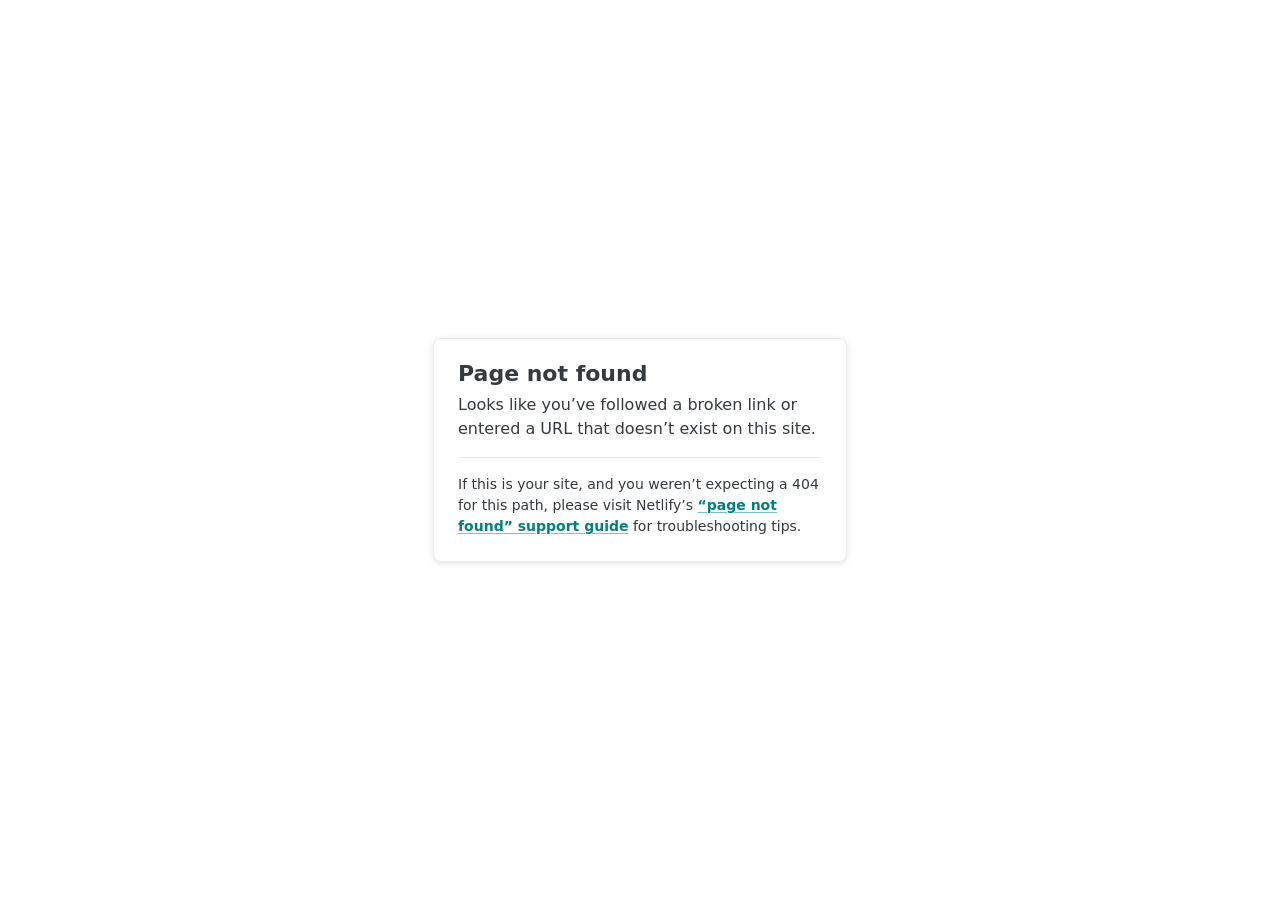
<file: about.html>
<!DOCTYPE html>
<html lang="en">
  <head>
    <meta charset="utf-8" />
    <meta name="viewport" content="width=device-width, initial-scale=1.0" />
    <title>Page not found</title>
    <style>
      :root {
        --colorRgbFacetsTeal600: 2 128 125;
        --colorTealAction: var(--colorRgbFacetsTeal600);
        --colorRgbFacetsNeutralLight200: 233 235 237;
        --colorHr: var(--colorRgbFacetsNeutralLight200);
        --colorRgbFacetsNeutralLight700: 53 58 62;
        --colorGrayDarkest: var(--colorRgbFacetsNeutralLight700);
        --colorGrayLighter: var(--colorRgbFacetsNeutralLight200);
        --colorText: var(--colorGrayDarkest);
        --effectShadowLightShallow: 0 1px 10px 0 rgb(53 58 62 / 6%),
          0 2px 4px 0 rgb(53 58 62 / 8%);
        --colorRgbFacetsNeutralDark900: 6 11 16;
      }
      body {
        font-family: system-ui, -apple-system, BlinkMacSystemFont, "Segoe UI",
          Roboto, Helvetica, Arial, sans-serif, "Apple Color Emoji",
          "Segoe UI Emoji", "Segoe UI Symbol";
        background: white;
        overflow: hidden;
        margin: 0;
        padding: 0;
        line-height: 1.5;
        color: rgb(var(--colorText));
      }

      @media (prefers-color-scheme: dark) {
        body {
          background: rgb(var(--colorRgbFacetsNeutralDark900));
        }
      }

      h1 {
        margin: 0;
        font-size: 1.375rem;
        line-height: 1;
      }

      h1 + p {
        margin-top: 8px;
      }

      .main {
        position: relative;
        display: flex;
        flex-direction: column;
        align-items: center;
        justify-content: center;
        height: 100vh;
        width: 100vw;
      }

      .card {
        position: relative;
        width: 75%;
        max-width: 364px;
        padding: 24px;
        background: white;
        border-radius: 8px;
        box-shadow: var(--effectShadowLightShallow);
        border: 1px solid rgb(var(--colorGrayLighter));
      }

      a {
        margin: 0;
        font-weight: 600;
        color: rgb(var(--colorTealAction));
        text-decoration-skip-ink: all;
        text-decoration-thickness: 1px;
        text-underline-offset: 2px;
        text-decoration-color: rgb(var(--colorTealAction) / 0.5);
        transition: text-decoration-color 0.15s ease-in-out;
      }

      a:hover,
      a:focus-visible {
        text-decoration-color: rgb(var(--colorTealAction));
      }

      p:last-of-type {
        margin-bottom: 0;
      }

      hr {
        border: 0;
        height: 1px;
        background: rgb(var(--colorHr));
        margin-top: 16px;
        margin-bottom: 16px;
      }

      .your-site {
        font-size: 0.875rem;
      }
    </style>
  </head>
  <body>
    <div class="main">
      <div class="card">
        <h1>Page not found</h1>
        <p>
          Looks like you’ve followed a broken link or entered a URL that doesn’t
          exist on this site.
        </p>
        <hr />
        <p class="your-site">
          If this is your site, and you weren’t expecting a 404 for this path,
          please visit Netlify’s
          <a
            href="https://answers.netlify.com/t/support-guide-i-ve-deployed-my-site-but-i-still-see-page-not-found/125?utm_source=404page&utm_campaign=community_tracking"
            >“page not found” support guide</a
          >
          for troubleshooting tips.
        </p>
      </div>
    </div>
  </body>
</html>
</file>
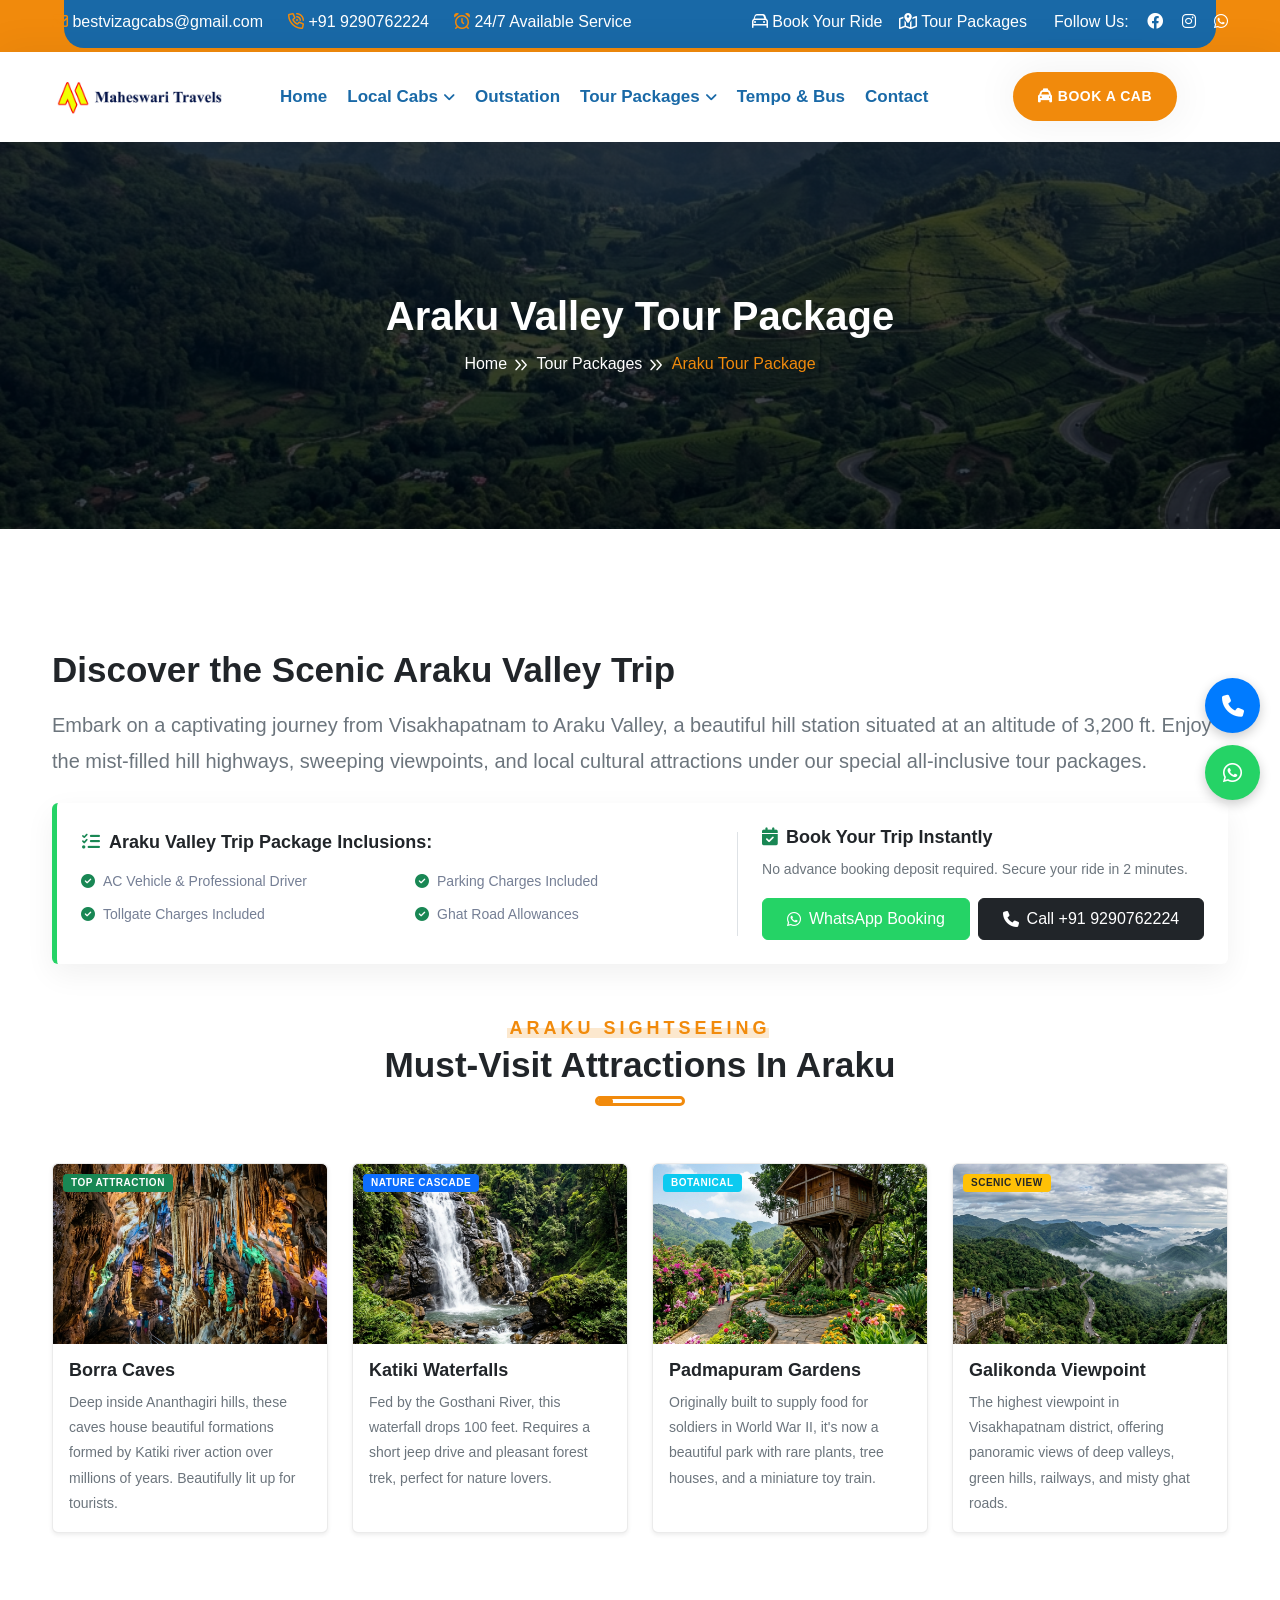
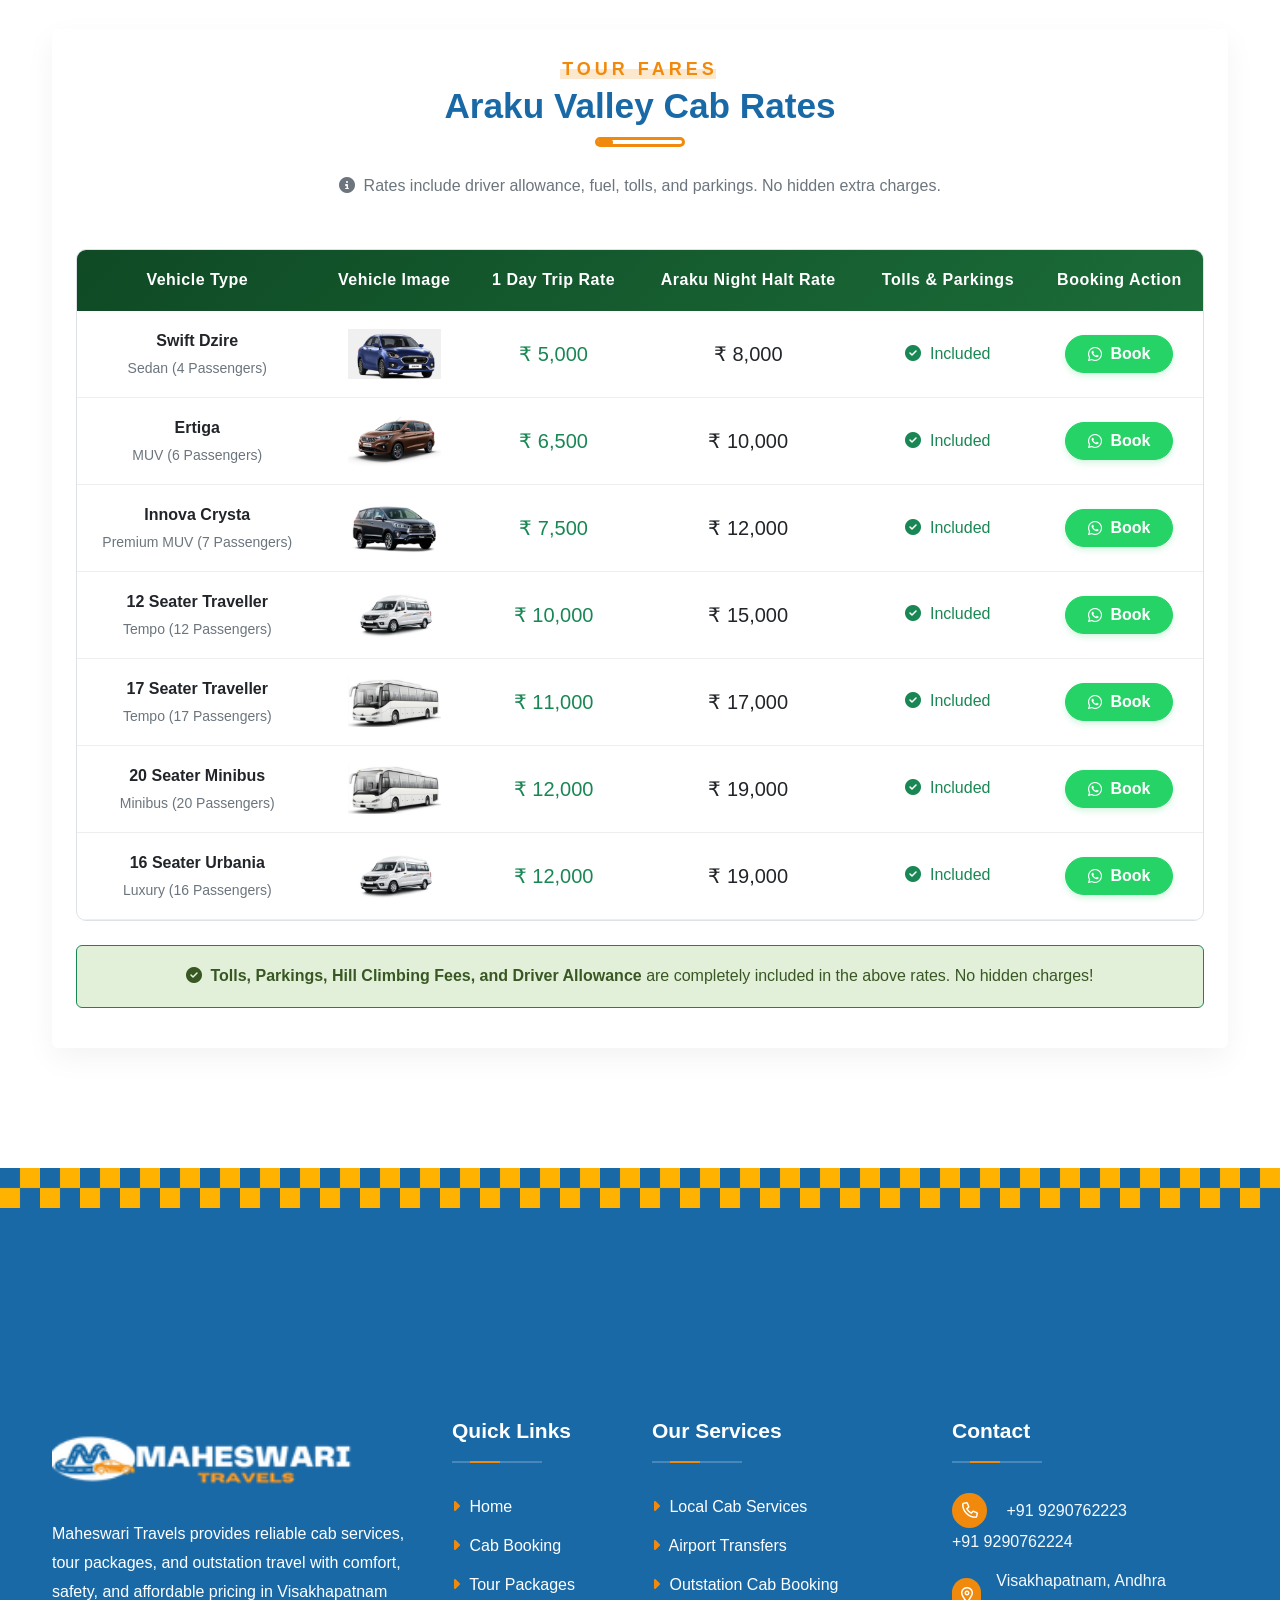
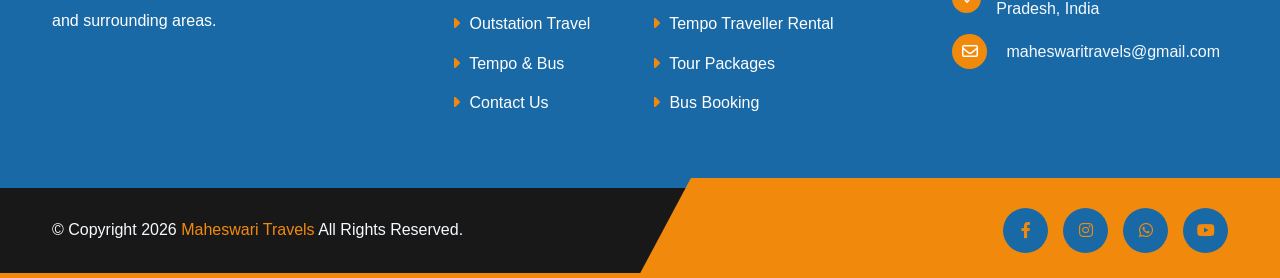
<file: araku-tour.html>
<!DOCTYPE html>
<html lang="en">

<head>
    <!-- meta tags -->
    <meta charset="UTF-8">
    <meta http-equiv="X-UA-Compatible" content="IE=edge">
    <meta name="viewport" content="width=device-width, initial-scale=1.0">
    <meta name="description" content="Book affordable Araku Valley tour packages with Maheswari Travels Visakhapatnam. Check 1-day and night halt rates for Swift Dzire, Ertiga, Innova Crysta, and Tempo Travellers. Tolls & parking included.">
    <meta name="keywords" content="Araku Tour Package, Vizag to Araku taxi, Araku Valley cab service, Maheswari Travels, Araku trip price list, Araku night halt rate, best Araku tour">
    <title>Maheswari Travels | Araku Valley Tour Packages, Sightseeing & Cabs</title>

    <!-- favicon -->
    <link rel="icon" type="image/png" href="assets/img/logo/favicon-1.png">

    <!-- css -->
    <link rel="stylesheet" href="assets/css/bootstrap.min-1.css">
    <link rel="stylesheet" href="assets/css/all-fontawesome.min-1.css">
    <link rel="stylesheet" href="assets/css/animate.min-1.css">
    <link rel="stylesheet" href="assets/css/magnific-popup.min-1.css">
    <link rel="stylesheet" href="assets/css/owl.carousel.min-1.css">
    <link rel="stylesheet" href="assets/css/jquery-ui.min-1.css">
    <link rel="stylesheet" href="assets/css/jquery.timepicker.min-1.css">
    <link rel="stylesheet" href="assets/css/nice-select.min-1.css">
    <link rel="stylesheet" href="assets/css/style-1.css">

</head>

<body class="home-2">

    <!-- preloader -->
    <div class="preloader">
        <div class="loader-ripple">
            <div></div>
            <div></div>
        </div>
    </div>
    <!-- preloader end -->


    <!-- header area -->
    <header class="header">
        <!-- top header -->
        <div class="header-top">
            <div class="container">
                <div class="header-top-wrapper">
                    <div class="header-top-left">
                        <div class="header-top-contact">
                            <ul>
                                <li>
                                    <a href="mailto:bestvizagcabs@gmail.com">
                                        <i class="far fa-envelope"></i>
                                        bestvizagcabs@gmail.com
                                    </a>
                                </li>
                                <li>
                                    <a href="tel:+919290762224">
                                        <i class="far fa-phone-volume"></i>
                                        +91 9290762224  
                                    </a>
                                </li>
                                <li>
                                    <a href="#">
                                        <i class="far fa-alarm-clock"></i>
                                        24/7 Available Service
                                    </a>
                                </li>
                            </ul>
                        </div>
                    </div>

                    <div class="header-top-right">
                        <div class="header-top-link">
                            <a href='cab-booking.html'>
                                <i class="far fa-car"></i> Book Your Ride
                            </a>
                            <a href='tour-packages.html'>
                                <i class="far fa-map-location-dot"></i> Tour Packages
                            </a>
                        </div>

                        <div class="header-top-social">
                            <span>Follow Us: </span>
                            <a href="#"><i class="fab fa-facebook"></i></a>
                            <a href="#"><i class="fab fa-instagram"></i></a>
                            <a href="#"><i class="fab fa-whatsapp"></i></a>
                        </div>
                    </div>
                </div>
            </div>
        </div>

        <div class="main-navigation">
            <nav class="navbar navbar-expand-lg">
                <div class="container position-relative">
                    <a class="navbar-brand" href="index.html">
                        <img src="assets/img/logo/logo-1.png" alt="logo">
                    </a>
                    <div class="mobile-menu-right">
                        <div class="search-btn">
                            <button type="button" class="nav-right-link"><i class="far fa-search"></i></button>
                        </div>
                        <button class="navbar-toggler" type="button" data-bs-toggle="collapse" data-bs-target="#main_nav" aria-expanded="false" aria-label="Toggle navigation">
                            <span class="navbar-toggler-mobile-icon"><i class="far fa-bars"></i></span>
                        </button>
                    </div>
                    <div class="collapse navbar-collapse" id="main_nav">
                        <ul class="navbar-nav">
                            <li class="nav-item"><a class='nav-link' href='index.html'>Home</a></li>
                            <li class="nav-item dropdown">
                                <a class="nav-link dropdown-toggle" href="#" data-bs-toggle="dropdown">Local Cabs</a>
                                <ul class="dropdown-menu fade-down">
                                    <li><a class='dropdown-item' href='cab-booking.html'>Local Cab Services (Vizag)</a></li>
                                    <li><a class='dropdown-item' href='cab-booking.html'>Airport Pickup & Drop</a></li>
                                    <li><a class='dropdown-item' href='cab-booking.html'>One Way Cab Booking</a></li>
                                </ul>
                            </li>
                            <li class="nav-item"><a class='nav-link' href='outstation.html'>Outstation</a></li>
                            <li class="nav-item dropdown">
                                <a class="nav-link dropdown-toggle" href="tour-packages.html" data-bs-toggle="dropdown">Tour Packages</a>
                                <ul class="dropdown-menu fade-down">
                                    <li><a class='dropdown-item' href='araku-tour.html'>Araku Tour Package</a></li>
                                    <li><a class='dropdown-item' href='tour-packages.html'>Vizag to Lambasingi</a></li>
                                    <li><a class='dropdown-item' href='tour-packages.html'>Custom Outstation Trips</a></li>
                                </ul>
                            </li>
                            <li class="nav-item"><a class='nav-link' href='tempo-bus.html'>Tempo & Bus</a></li>
                            <li class="nav-item"><a class='nav-link' href='contact.html'>Contact</a></li>
                        </ul>
                        <div class="nav-right">
                            <div class="search-btn">
                                <button type="button" class="nav-right-link"><i class="far fa-search"></i></button>
                            </div>
                            <div class="nav-right-btn mt-2">
                                <a href="https://wa.me/919290762224" class="theme-btn"><span class="fas fa-taxi"></span>Book A Cab</a>
                            </div>
                            <div class="sidebar-btn">
                                <button type="button" class="nav-right-link"><i class="far fa-bars-filter"></i></button>
                            </div>
                        </div>
                    </div>
                    <!-- search area -->
                    <div class="search-area">
                        <form action="#">
                            <div class="form-group">
                                <input type="text" class="form-control" placeholder="Type Keyword...">
                                <button type="submit" class="search-icon-btn"><i class="far fa-search"></i></button>
                            </div>
                        </form>
                    </div>
                    <!-- search area end -->
                </div>
            </nav>
        </div>
    </header>
    <!-- header area end -->


    <!-- sidebar-popup -->
    <div class="sidebar-popup">
        <div class="sidebar-wrapper">
            <div class="sidebar-content">
                <button type="button" class="close-sidebar-popup"><i class="far fa-xmark"></i></button>
                <div class="sidebar-logo">
                    <img src="assets/img/logo/logo-1.png" alt="">
                </div>
                <div class="sidebar-about">
                    <h4>About Us</h4>
                    <p>Maheswari Travels provides reliable and affordable cab services in Visakhapatnam. We specialize in local trips, outstation journeys, airport transfers, and tour packages with professional drivers and well-maintained vehicles to ensure a safe and comfortable travel experience.</p>
                </div>
                <div class="sidebar-contact">
                    <h4>Contact Info</h4>
                    <ul>
                        <li>
                            <h6>Email</h6>
                            <a href="mailto:bestvizagcabs@gmail.com"><i class="far fa-envelope"></i><span>bestvizagcabs@gmail.com</span></a>
                        </li>
                        <li>
                            <h6>Phone</h6>
                            <a href="tel:+919290762224"><i class="far fa-phone"></i>+91 9290762223<br>+91 9290762224 </a>
                        </li>
                        <li>
                            <h6>Address</h6>
                            <a href="#"><i class="far fa-location-dot"></i>D.no : 25-1-120/1, Phase-2, Vuda Colony, Pedagantyada, Visakhapatnam – 530044</a>
                        </li>
                    </ul>
                </div>
                <div class="sidebar-social">
                    <h4>Follow Us</h4>
                    <a href="#"><i class="fab fa-facebook"></i></a>
                    <a href="#"><i class="fab fa-twitter"></i></a>
                    <a href="#"><i class="fab fa-instagram"></i></a>
                    <a href="#"><i class="fab fa-linkedin"></i></a>
                </div>
            </div>
        </div>
    </div>
    <!-- sidebar-popup end -->


    <main class="main">

        <!-- breadcrumb -->
        <div class="site-breadcrumb" style="background: url('assets/img/blog/araku-tour.png')">
            <div class="container">
                <h2 class="breadcrumb-title">Araku Valley Tour Package</h2>
                <ul class="breadcrumb-menu">
                    <li><a href='index.html'>Home</a></li>
                    <li><a href='tour-packages.html'>Tour Packages</a></li>
                    <li class="active">Araku Tour Package</li>
                </ul>
            </div>
        </div>
        <!-- breadcrumb end -->        <!-- Custom Styles for Premium UI/UX -->
        <style>
        .tour-card {
            transition: all 0.3s ease-in-out;
            border: 1px solid rgba(0,0,0,0.08) !important;
            overflow: hidden;
        }
        .tour-card:hover {
            transform: translateY(-8px);
            box-shadow: 0 12px 24px rgba(0,0,0,0.12) !important;
            border-color: #25d366 !important;
        }
        .tour-card .img-zoom-container {
            overflow: hidden;
            height: 180px;
        }
        .tour-card img {
            transition: transform 0.5s ease;
        }
        .tour-card:hover img {
            transform: scale(1.08);
        }
        .table-premium {
            border-collapse: separate !important;
            border-spacing: 0 !important;
            border-radius: 10px !important;
            overflow: hidden !important;
            border: 1px solid #dee2e6 !important;
        }
        .table-premium thead {
            background: linear-gradient(135deg, #0f4a25, #1b6c38) !important;
            color: #fff;
        }
        .table-premium th {
            font-weight: 600;
            letter-spacing: 0.5px;
            padding: 16px 12px !important;
            border: none !important;
        }
        .table-premium td {
            padding: 16px 12px !important;
            vertical-align: middle;
            border-bottom: 1px solid #eee !important;
        }
        .table-premium tbody tr {
            transition: all 0.2s ease;
        }
        .table-premium tbody tr:hover {
            background-color: rgba(37, 211, 102, 0.03) !important;
        }
        .btn-book-pill {
            background-color: #25d366 !important;
            border-color: #25d366 !important;
            color: white !important;
            border-radius: 30px !important;
            font-weight: bold !important;
            padding: 6px 22px !important;
            display: inline-flex !important;
            align-items: center !important;
            justify-content: center !important;
            transition: all 0.2s ease !important;
            box-shadow: 0 3px 6px rgba(37, 211, 102, 0.2) !important;
        }
        .btn-book-pill:hover {
            background-color: #1ebd54 !important;
            border-color: #1ebd54 !important;
            transform: translateY(-2px);
            box-shadow: 0 5px 12px rgba(37, 211, 102, 0.3) !important;
            color: white !important;
        }
        .highlight-badge {
            position: absolute;
            top: 10px;
            left: 10px;
            z-index: 10;
            font-weight: 700;
            text-transform: uppercase;
            font-size: 10px;
            letter-spacing: 0.5px;
            padding: 4px 8px;
            border-radius: 4px;
        }
        </style>

        <!-- tour details area -->
        <div class="tour-details py-120">
            <div class="container">
                <div class="row">
                    <div class="col-lg-12">
                        <div class="tour-details-left">
                            <div class="tour-details-meta mb-4">
                                <h2 class="mb-3 text-dark font-weight-bold">Discover the Scenic Araku Valley Trip</h2>
                                <p class="text-muted fs-5">
                                    Embark on a captivating journey from Visakhapatnam to Araku Valley, a beautiful hill station situated at an altitude of 3,200 ft. Enjoy the mist-filled hill highways, sweeping viewpoints, and local cultural attractions under our special all-inclusive tour packages.
                                </p>
                            </div>

                            <!-- Horizontal Key Highlights & Quick Booking Panel -->
                            <div class="card border-0 shadow-sm p-4 mb-5 rounded bg-white" style="border-left: 5px solid #25d366 !important; box-shadow: 0 10px 30px rgba(0,0,0,0.06) !important;">
                                <div class="row align-items-center">
                                    <div class="col-md-7" style="border-right: 1px solid #dee2e6;">
                                        <h5 class="font-weight-bold text-dark mb-3"><i class="fas fa-list-check text-success me-2"></i>Araku Valley Trip Package Inclusions:</h5>
                                        <div class="row">
                                            <div class="col-sm-6">
                                                <ul class="list-unstyled mb-0 small">
                                                    <li class="mb-2"><i class="fas fa-check-circle text-success me-2"></i>AC Vehicle & Professional Driver</li>
                                                    <li class="mb-2"><i class="fas fa-check-circle text-success me-2"></i>Tollgate Charges Included</li>
                                                </ul>
                                            </div>
                                            <div class="col-sm-6">
                                                <ul class="list-unstyled mb-0 small">
                                                    <li class="mb-2"><i class="fas fa-check-circle text-success me-2"></i>Parking Charges Included</li>
                                                    <li class="mb-2"><i class="fas fa-check-circle text-success me-2"></i>Ghat Road Allowances</li>
                                                </ul>
                                            </div>
                                        </div>
                                    </div>
                                    <div class="col-md-5 ps-md-4 mt-3 mt-md-0">
                                        <h5 class="font-weight-bold text-dark mb-2"><i class="fas fa-calendar-check text-success me-2"></i>Book Your Trip Instantly</h5>
                                        <p class="small text-muted mb-3">No advance booking deposit required. Secure your ride in 2 minutes.</p>
                                        <div class="d-flex flex-wrap gap-2">
                                            <a href="https://wa.me/919290762224?text=Hello%20Maheswari%20Travels,%20I'd%20like%20to%20book%20an%20Araku%20Valley%20Tour%20Package." target="_blank" class="btn btn-success flex-grow-1 py-2 font-weight-bold" style="background-color: #25d366; border-color: #25d366; display: inline-flex; align-items: center; justify-content: center; border-radius: 6px;">
                                                <i class="fab fa-whatsapp me-2"></i> WhatsApp Booking
                                            </a>
                                            <a href="tel:+919290762224" class="btn btn-dark flex-grow-1 py-2 font-weight-bold" style="display: inline-flex; align-items: center; justify-content: center; border-radius: 6px;">
                                                <i class="fas fa-phone me-2"></i> Call +91 9290762224
                                            </a>
                                        </div>
                                    </div>
                                </div>
                            </div>
                            
                            <!-- Detailed Attractions showcase -->
                            <div class="site-heading text-center mb-5 mt-5">
                                <span class="site-title-tagline"><i class="flaticon-drive"></i> Araku Sightseeing</span>
                                <h2 class="site-title text-dark" style="font-size: 2.2rem;">Must-Visit Attractions in Araku</h2>
                                <div class="heading-divider"></div>
                            </div>
                            
                            <div class="row">
                                <!-- Borra Caves -->
                                <div class="col-md-6 col-lg-3 mb-4">
                                    <div class="card shadow-sm tour-card h-100 position-relative">
                                        <span class="badge bg-success highlight-badge">Top Attraction</span>
                                        <div class="img-zoom-container">
                                            <img src="assets/img/blog/borra-caves.png" alt="Borra Caves" class="card-img-top w-100 h-100" style="object-fit: cover;">
                                        </div>
                                        <div class="card-body p-3">
                                            <h5 class="card-title font-weight-bold text-dark">Borra Caves</h5>
                                            <p class="card-text text-muted small mb-0">Deep inside Ananthagiri hills, these caves house beautiful formations formed by Katiki river action over millions of years. Beautifully lit up for tourists.</p>
                                        </div>
                                    </div>
                                </div>
                                <!-- Katiki Waterfalls -->
                                <div class="col-md-6 col-lg-3 mb-4">
                                    <div class="card shadow-sm tour-card h-100 position-relative">
                                        <span class="badge bg-primary highlight-badge">Nature Cascade</span>
                                        <div class="img-zoom-container">
                                            <img src="assets/img/blog/katiki-waterfalls.png" alt="Katiki Waterfalls" class="card-img-top w-100 h-100" style="object-fit: cover;">
                                        </div>
                                        <div class="card-body p-3">
                                            <h5 class="card-title font-weight-bold text-dark">Katiki Waterfalls</h5>
                                            <p class="card-text text-muted small mb-0">Fed by the Gosthani River, this waterfall drops 100 feet. Requires a short jeep drive and pleasant forest trek, perfect for nature lovers.</p>
                                        </div>
                                    </div>
                                </div>
                                <!-- Padmapuram Gardens -->
                                <div class="col-md-6 col-lg-3 mb-4">
                                    <div class="card shadow-sm tour-card h-100 position-relative">
                                        <span class="badge bg-info text-white highlight-badge">Botanical</span>
                                        <div class="img-zoom-container">
                                            <img src="assets/img/blog/padmapuram-gardens.png" alt="Padmapuram Gardens" class="card-img-top w-100 h-100" style="object-fit: cover;">
                                        </div>
                                        <div class="card-body p-3">
                                            <h5 class="card-title font-weight-bold text-dark">Padmapuram Gardens</h5>
                                            <p class="card-text text-muted small mb-0">Originally built to supply food for soldiers in World War II, it's now a beautiful park with rare plants, tree houses, and a miniature toy train.</p>
                                        </div>
                                    </div>
                                </div>
                                <!-- Galikonda Viewpoint -->
                                <div class="col-md-6 col-lg-3 mb-4">
                                    <div class="card shadow-sm tour-card h-100 position-relative">
                                        <span class="badge bg-warning text-dark highlight-badge">Scenic View</span>
                                        <div class="img-zoom-container">
                                            <img src="assets/img/blog/galikonda-viewpoint.png" alt="Galikonda Viewpoint" class="card-img-top w-100 h-100" style="object-fit: cover;">
                                        </div>
                                        <div class="card-body p-3">
                                            <h5 class="card-title font-weight-bold text-dark">Galikonda Viewpoint</h5>
                                            <p class="card-text text-muted small mb-0">The highest viewpoint in Visakhapatnam district, offering panoramic views of deep valleys, green hills, railways, and misty ghat roads.</p>
                                        </div>
                                    </div>
                                </div>
                            </div>
                        </div>
                    </div>
                </div>

                <!-- Pricing Chart -->
                <div class="row mt-5 pt-4">
                    <div class="col-lg-12">
                        <div class="pricing-wrapper bg-white border-0 shadow-sm p-4 rounded" style="box-shadow: 0 10px 30px rgba(0,0,0,0.05) !important;">
                            
                            <div class="site-heading text-center mb-5">
                                <span class="site-title-tagline"><i class="flaticon-drive"></i> Tour Fares</span>
                                <h2 class="site-title" style="font-size: 2.2rem;">Araku Valley Cab Rates</h2>
                                <div class="heading-divider"></div>
                                <p class="text-muted mt-3"><i class="fas fa-info-circle me-1"></i> Rates include driver allowance, fuel, tolls, and parkings. No hidden extra charges.</p>
                            </div>

                            <div class="table-responsive">
                                <table class="table table-hover align-middle text-center mb-0 table-premium">
                                    <thead>
                                        <tr>
                                            <th>Vehicle Type</th>
                                            <th>Vehicle Image</th>
                                            <th>1 Day Trip Rate</th>
                                            <th>Araku Night Halt Rate</th>
                                            <th>Tolls & Parkings</th>
                                            <th>Booking Action</th>
                                        </tr>
                                    </thead>
                                    <tbody>
                                        <!-- Swift Dzire -->
                                        <tr>
                                            <td>
                                                <strong class="text-dark">Swift Dzire</strong>
                                                <div class="small text-muted">Sedan (4 Passengers)</div>
                                            </td>
                                            <td>
                                                <img src="assets/img/taxi/swift.png" alt="Swift Dzire" style="height: 50px; object-fit: contain;">
                                            </td>
                                            <td class="text-success font-weight-bold fs-5">₹ 5,000</td>
                                            <td class="text-dark font-weight-bold fs-5">₹ 8,000</td>
                                            <td><span class="text-success font-weight-bold"><i class="fas fa-check-circle me-1"></i> Included</span></td>
                                            <td>
                                                <a href="https://wa.me/919290762224?text=Hello%20Maheswari%20Travels,%20I'd%20like%20to%20book%20a%20Swift%20Dzire%20for%20Araku%20Valley%20Tour." target="_blank" class="btn btn-book-pill">
                                                    <i class="fab fa-whatsapp me-2"></i> Book
                                                </a>
                                            </td>
                                        </tr>
                                        <!-- Ertiga -->
                                        <tr>
                                            <td>
                                                <strong class="text-dark">Ertiga</strong>
                                                <div class="small text-muted">MUV (6 Passengers)</div>
                                            </td>
                                            <td>
                                                <img src="assets/img/taxi/ertiga.png" alt="Ertiga" style="height: 50px; object-fit: contain;">
                                            </td>
                                            <td class="text-success font-weight-bold fs-5">₹ 6,500</td>
                                            <td class="text-dark font-weight-bold fs-5">₹ 10,000</td>
                                            <td><span class="text-success font-weight-bold"><i class="fas fa-check-circle me-1"></i> Included</span></td>
                                            <td>
                                                <a href="https://wa.me/919290762224?text=Hello%20Maheswari%20Travels,%20I'd%20like%20to%20book%20an%20Ertiga%20for%20Araku%20Valley%20Tour." target="_blank" class="btn btn-book-pill">
                                                    <i class="fab fa-whatsapp me-2"></i> Book
                                                </a>
                                            </td>
                                        </tr>
                                        <!-- Innova Crysta -->
                                        <tr>
                                            <td>
                                                <strong class="text-dark">Innova Crysta</strong>
                                                <div class="small text-muted">Premium MUV (7 Passengers)</div>
                                            </td>
                                            <td>
                                                <img src="assets/img/taxi/crysta.png" alt="Innova Crysta" style="height: 50px; object-fit: contain;">
                                            </td>
                                            <td class="text-success font-weight-bold fs-5">₹ 7,500</td>
                                            <td class="text-dark font-weight-bold fs-5">₹ 12,000</td>
                                            <td><span class="text-success font-weight-bold"><i class="fas fa-check-circle me-1"></i> Included</span></td>
                                            <td>
                                                <a href="https://wa.me/919290762224?text=Hello%20Maheswari%20Travels,%20I'd%20like%20to%20book%20an%20Innova%20Crysta%20for%20Araku%20Valley%20Tour." target="_blank" class="btn btn-book-pill">
                                                    <i class="fab fa-whatsapp me-2"></i> Book
                                                </a>
                                            </td>
                                        </tr>
                                        <!-- 12 Seater -->
                                        <tr>
                                            <td>
                                                <strong class="text-dark">12 Seater Traveller</strong>
                                                <div class="small text-muted">Tempo (12 Passengers)</div>
                                            </td>
                                            <td>
                                                <img src="assets/img/taxi/minibus.png" alt="12 Seater Traveller" style="height: 50px; object-fit: contain;">
                                            </td>
                                            <td class="text-success font-weight-bold fs-5">₹ 10,000</td>
                                            <td class="text-dark font-weight-bold fs-5">₹ 15,000</td>
                                            <td><span class="text-success font-weight-bold"><i class="fas fa-check-circle me-1"></i> Included</span></td>
                                            <td>
                                                <a href="https://wa.me/919290762224?text=Hello%20Maheswari%20Travels,%20I'd%20like%20to%20book%20a%2012%20Seater%20Traveller%20for%20Araku%20Valley%20Tour." target="_blank" class="btn btn-book-pill">
                                                    <i class="fab fa-whatsapp me-2"></i> Book
                                                </a>
                                            </td>
                                        </tr>
                                        <!-- 17 Seater -->
                                        <tr>
                                            <td>
                                                <strong class="text-dark">17 Seater Traveller</strong>
                                                <div class="small text-muted">Tempo (17 Passengers)</div>
                                            </td>
                                            <td>
                                                <img src="assets/img/taxi/bus.png" alt="17 Seater Traveller" style="height: 50px; object-fit: contain;">
                                            </td>
                                            <td class="text-success font-weight-bold fs-5">₹ 11,000</td>
                                            <td class="text-dark font-weight-bold fs-5">₹ 17,000</td>
                                            <td><span class="text-success font-weight-bold"><i class="fas fa-check-circle me-1"></i> Included</span></td>
                                            <td>
                                                <a href="https://wa.me/919290762224?text=Hello%20Maheswari%20Travels,%20I'd%20like%20to%20book%20a%2017%20Seater%20Traveller%20for%20Araku%20Valley%20Tour." target="_blank" class="btn btn-book-pill">
                                                    <i class="fab fa-whatsapp me-2"></i> Book
                                                </a>
                                            </td>
                                        </tr>
                                        <!-- 20 Seater -->
                                        <tr>
                                            <td>
                                                <strong class="text-dark">20 Seater Minibus</strong>
                                                <div class="small text-muted">Minibus (20 Passengers)</div>
                                            </td>
                                            <td>
                                                <img src="assets/img/taxi/bus.png" alt="20 Seater Minibus" style="height: 50px; object-fit: contain;">
                                            </td>
                                            <td class="text-success font-weight-bold fs-5">₹ 12,000</td>
                                            <td class="text-dark font-weight-bold fs-5">₹ 19,000</td>
                                            <td><span class="text-success font-weight-bold"><i class="fas fa-check-circle me-1"></i> Included</span></td>
                                            <td>
                                                <a href="https://wa.me/919290762224?text=Hello%20Maheswari%20Travels,%20I'd%20like%20to%20book%20a%2020%20Seater%20Minibus%20for%20Araku%20Valley%20Tour." target="_blank" class="btn btn-book-pill">
                                                    <i class="fab fa-whatsapp me-2"></i> Book
                                                </a>
                                            </td>
                                        </tr>
                                        <!-- 16 Seater Urbania -->
                                        <tr>
                                            <td>
                                                <strong class="text-dark">16 Seater Urbania</strong>
                                                <div class="small text-muted">Luxury (16 Passengers)</div>
                                            </td>
                                            <td>
                                                <img src="assets/img/taxi/minibus.png" alt="16 Seater Urbania" style="height: 50px; object-fit: contain;">
                                            </td>
                                            <td class="text-success font-weight-bold fs-5">₹ 12,000</td>
                                            <td class="text-dark font-weight-bold fs-5">₹ 19,000</td>
                                            <td><span class="text-success font-weight-bold"><i class="fas fa-check-circle me-1"></i> Included</span></td>
                                            <td>
                                                <a href="https://wa.me/919290762224?text=Hello%20Maheswari%20Travels,%20I'd%20like%20to%20book%20a%2016%20Seater%20Urbania%20for%20Araku%20Valley%20Tour." target="_blank" class="btn btn-book-pill">
                                                    <i class="fab fa-whatsapp me-2"></i> Book
                                                </a>
                                            </td>
                                        </tr>
                                    </tbody>
                                </table>
                            </div>
                            <div class="alert alert-success border-success mt-4 text-center" role="alert" style="background-color: #e2f0d9; color: #385723;">
                                <i class="fas fa-check-circle me-2"></i><strong>Tolls, Parkings, Hill Climbing Fees, and Driver Allowance</strong> are completely included in the above rates. No hidden charges!
                            </div>
                        </div>
                    </div>
                </div>
            </div>
        </div>

    </main>

    <!-- footer area -->
    <footer class="footer-area">
        <div class="footer-widget">
            <div class="container">
                <div class="row footer-widget-wrapper pt-100 pb-50">

                    <!-- About -->
                    <div class="col-md-6 col-lg-4">
                        <div class="footer-widget-box about-us">
                            <a href="#" class="footer-logo">
                                <img src="assets/img/logo/logo-light-1.png" alt="Maheswari Travels">
                            </a>
                            <p class="mb-3">
                                Maheswari Travels provides reliable cab services, tour packages, and outstation travel with comfort, safety, and affordable pricing in Visakhapatnam and surrounding areas.
                            </p>
                        </div>
                    </div>

                    <!-- Quick Links -->
                    <div class="col-md-6 col-lg-2">
                        <div class="footer-widget-box list">
                            <h4 class="footer-widget-title">Quick Links</h4>
                            <ul class="footer-list">
                                <li><a href="index.html"><i class="fas fa-caret-right"></i> Home</a></li>
                                <li><a href='cab-booking.html'><i class="fas fa-caret-right"></i> Cab Booking</a></li>
                                <li><a href='tour-packages.html'><i class="fas fa-caret-right"></i> Tour Packages</a></li>
                                <li><a href='outstation.html'><i class="fas fa-caret-right"></i> Outstation Travel</a></li>
                                <li><a href='tempo-bus.html'><i class="fas fa-caret-right"></i> Tempo & Bus</a></li>
                                <li><a href='contact.html'><i class="fas fa-caret-right"></i> Contact Us</a></li>
                            </ul>
                        </div>
                    </div>

                    <!-- Support -->
                    <div class="col-md-6 col-lg-3">
                        <div class="footer-widget-box list">
                            <h4 class="footer-widget-title">Our Services</h4>
                            <ul class="footer-list">
                                <li><a href="#"><i class="fas fa-caret-right"></i> Local Cab Services</a></li>
                                <li><a href="#"><i class="fas fa-caret-right"></i> Airport Transfers</a></li>
                                <li><a href="#"><i class="fas fa-caret-right"></i> Outstation Cab Booking</a></li>
                                <li><a href="#"><i class="fas fa-caret-right"></i> Tempo Traveller Rental</a></li>
                                <li><a href="#"><i class="fas fa-caret-right"></i> Tour Packages</a></li>
                                <li><a href="#"><i class="fas fa-caret-right"></i> Bus Booking</a></li>
                            </ul>
                        </div>
                    </div>

                    <!-- Contact -->
                    <div class="col-md-6 col-lg-3">
                        <div class="footer-widget-box list">
                            <h4 class="footer-widget-title">Contact</h4>
                            <div class="footer-newsletter">
                                <ul class="footer-contact">
                                    <li>
                                        <a href="tel:+919290762224">
                                            <i class="far fa-phone"></i> +91 9290762223<br>+91 9290762224 
                                        </a>
                                    </li>
                                    <li>
                                        <i class="far fa-map-marker-alt"></i> Visakhapatnam, Andhra Pradesh, India
                                    </li>
                                    <li>
                                        <a href="mailto:maheswaritravels@gmail.com">
                                            <i class="far fa-envelope"></i> maheswaritravels@gmail.com
                                        </a>
                                    </li>
                                </ul>
                            </div>
                        </div>
                    </div>

                </div>
            </div>
        </div>

        <!-- Copyright -->
        <div class="copyright">
            <div class="container">
                <div class="row">
                    <div class="col-md-6 align-self-center">
                        <p class="copyright-text">
                            &copy; Copyright <span id="date"></span> 
                            <a href="#"> Maheswari Travels </a> All Rights Reserved.
                        </p>
                    </div>
                    <div class="col-md-6 align-self-center">
                        <ul class="footer-social">
                            <li><a href="#"><i class="fab fa-facebook-f"></i></a></li>
                            <li><a href="#"><i class="fab fa-instagram"></i></a></li>
                            <li><a href="#"><i class="fab fa-whatsapp"></i></a></li>
                            <li><a href="#"><i class="fab fa-youtube"></i></a></li>
                        </ul>
                    </div>
                </div>
            </div>
        </div>
    </footer>
    <!-- footer area end -->


    <!-- Floating Contact Buttons -->
    <div class="floating-contact">
        <!-- Call Button -->
        <a href="tel:+919290762224" class="float-call" title="Call Now">
            <i class="fas fa-phone"></i>
        </a>
        <!-- WhatsApp Button -->
        <a href="https://wa.me/919290762224" target="_blank" class="float-whatsapp" title="WhatsApp">
            <i class="fab fa-whatsapp"></i>
        </a>
    </div>

    <!-- scroll-top -->
    <a href="#" id="scroll-top"><i class="far fa-arrow-up"></i></a>
    <!-- scroll-top end -->


    <!-- js -->
    <script src="assets/js/jquery-3.6.0.min-1.js"></script>
    <script src="assets/js/modernizr.min-1.js"></script>
    <script src="assets/js/bootstrap.bundle.min-1.js"></script>
    <script src="assets/js/imagesloaded.pkgd.min-1.js"></script>
    <script src="assets/js/jquery.magnific-popup.min-1.js"></script>
    <script src="assets/js/isotope.pkgd.min-1.js"></script>
    <script src="assets/js/jquery.appear.min-1.js"></script>
    <script src="assets/js/jquery.easing.min-1.js"></script>
    <script src="assets/js/owl.carousel.min-1.js"></script>
    <script src="assets/js/counter-up-1.js"></script>
    <script src="assets/js/jquery-ui.min-1.js"></script>
    <script src="assets/js/jquery.timepicker.min-1.js"></script>
    <script src="assets/js/jquery.nice-select.min-1.js"></script>
    <script src="assets/js/wow.min-1.js"></script>
    <script src="assets/js/main-1.js"></script>

</body>
</html>
</file>
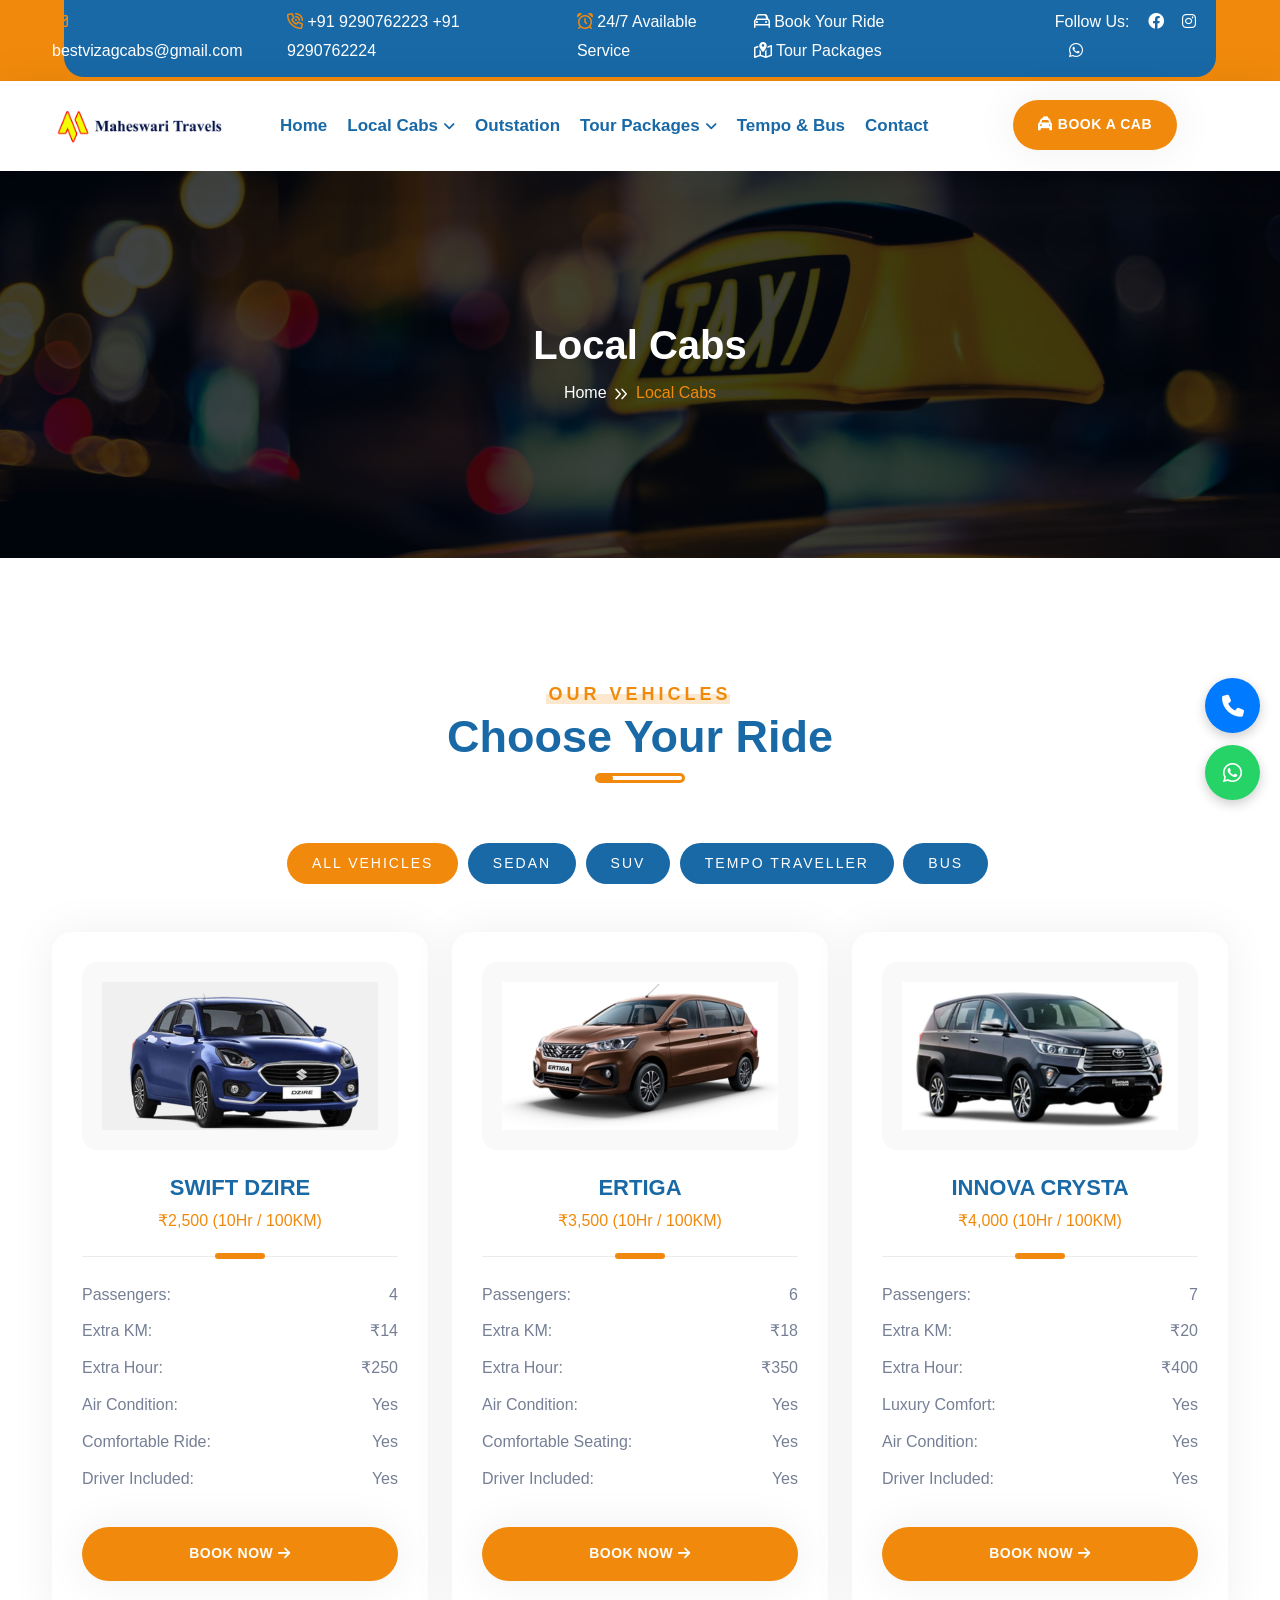
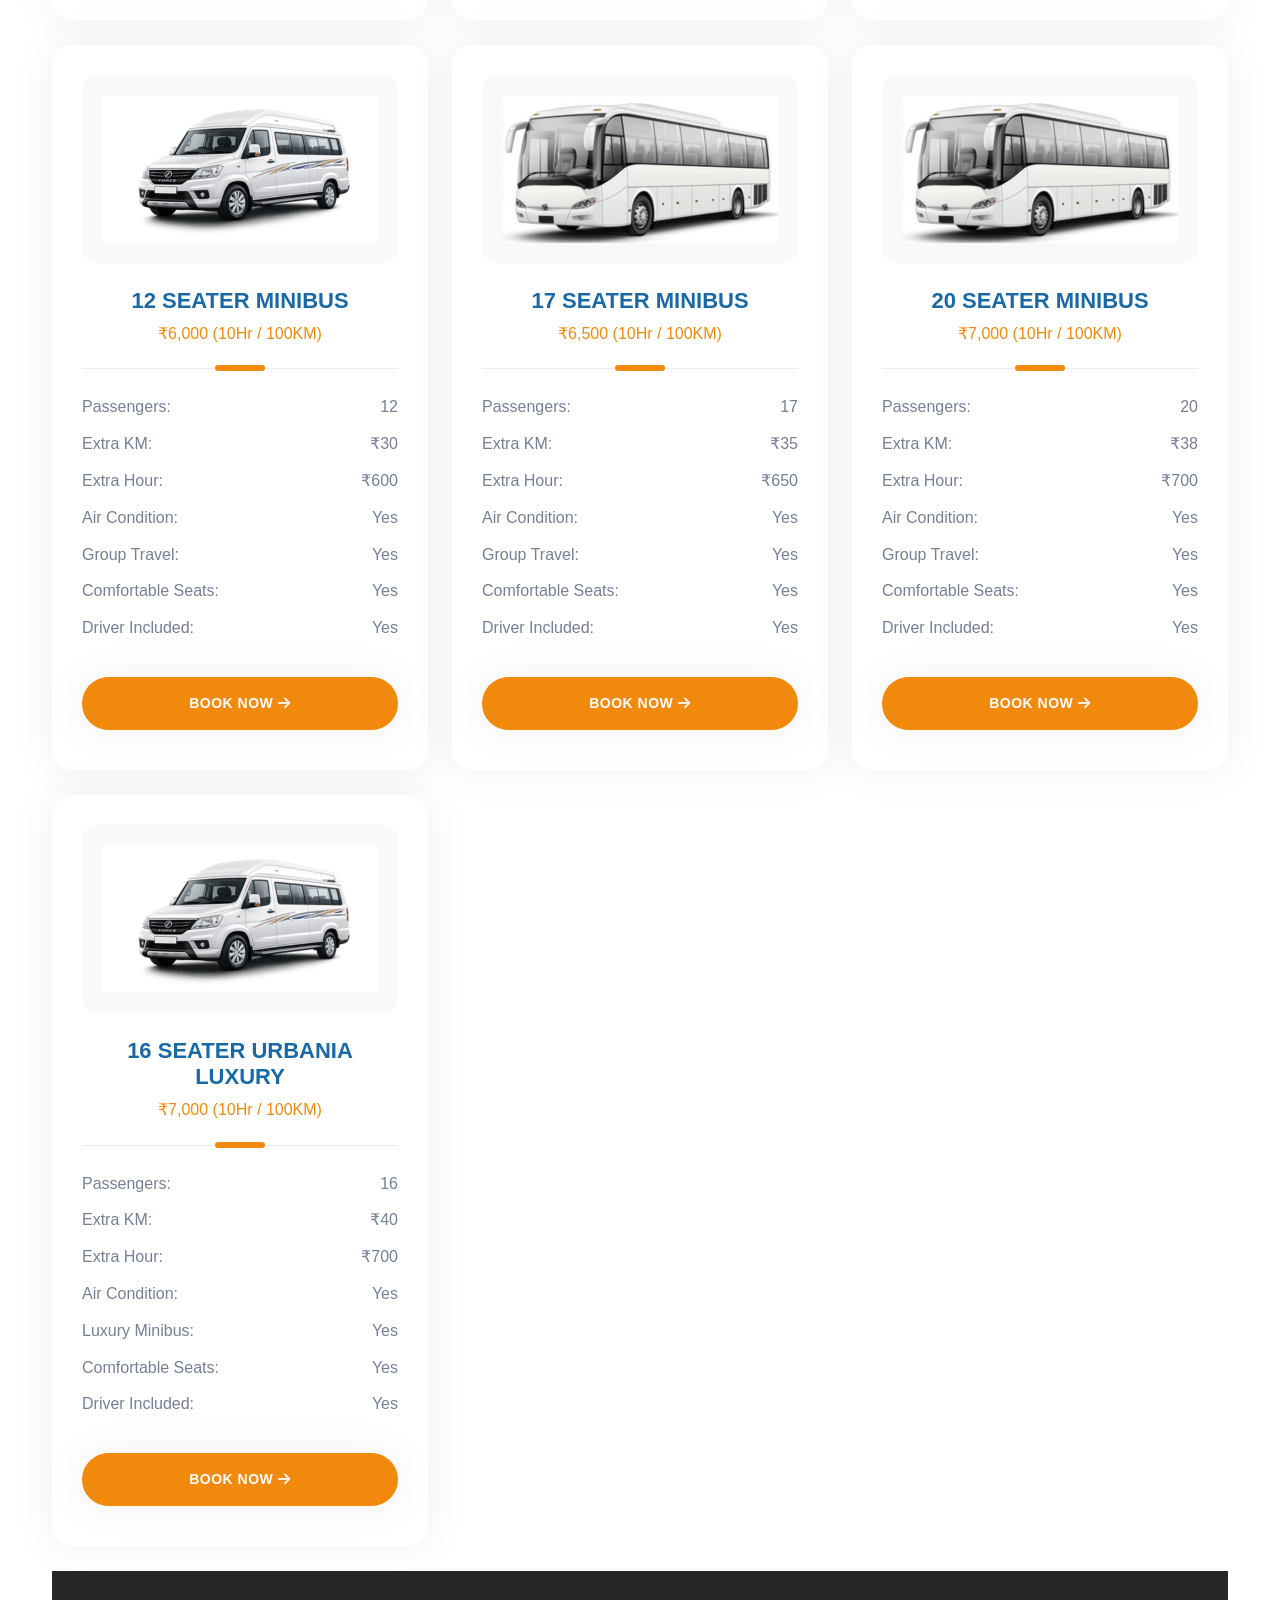
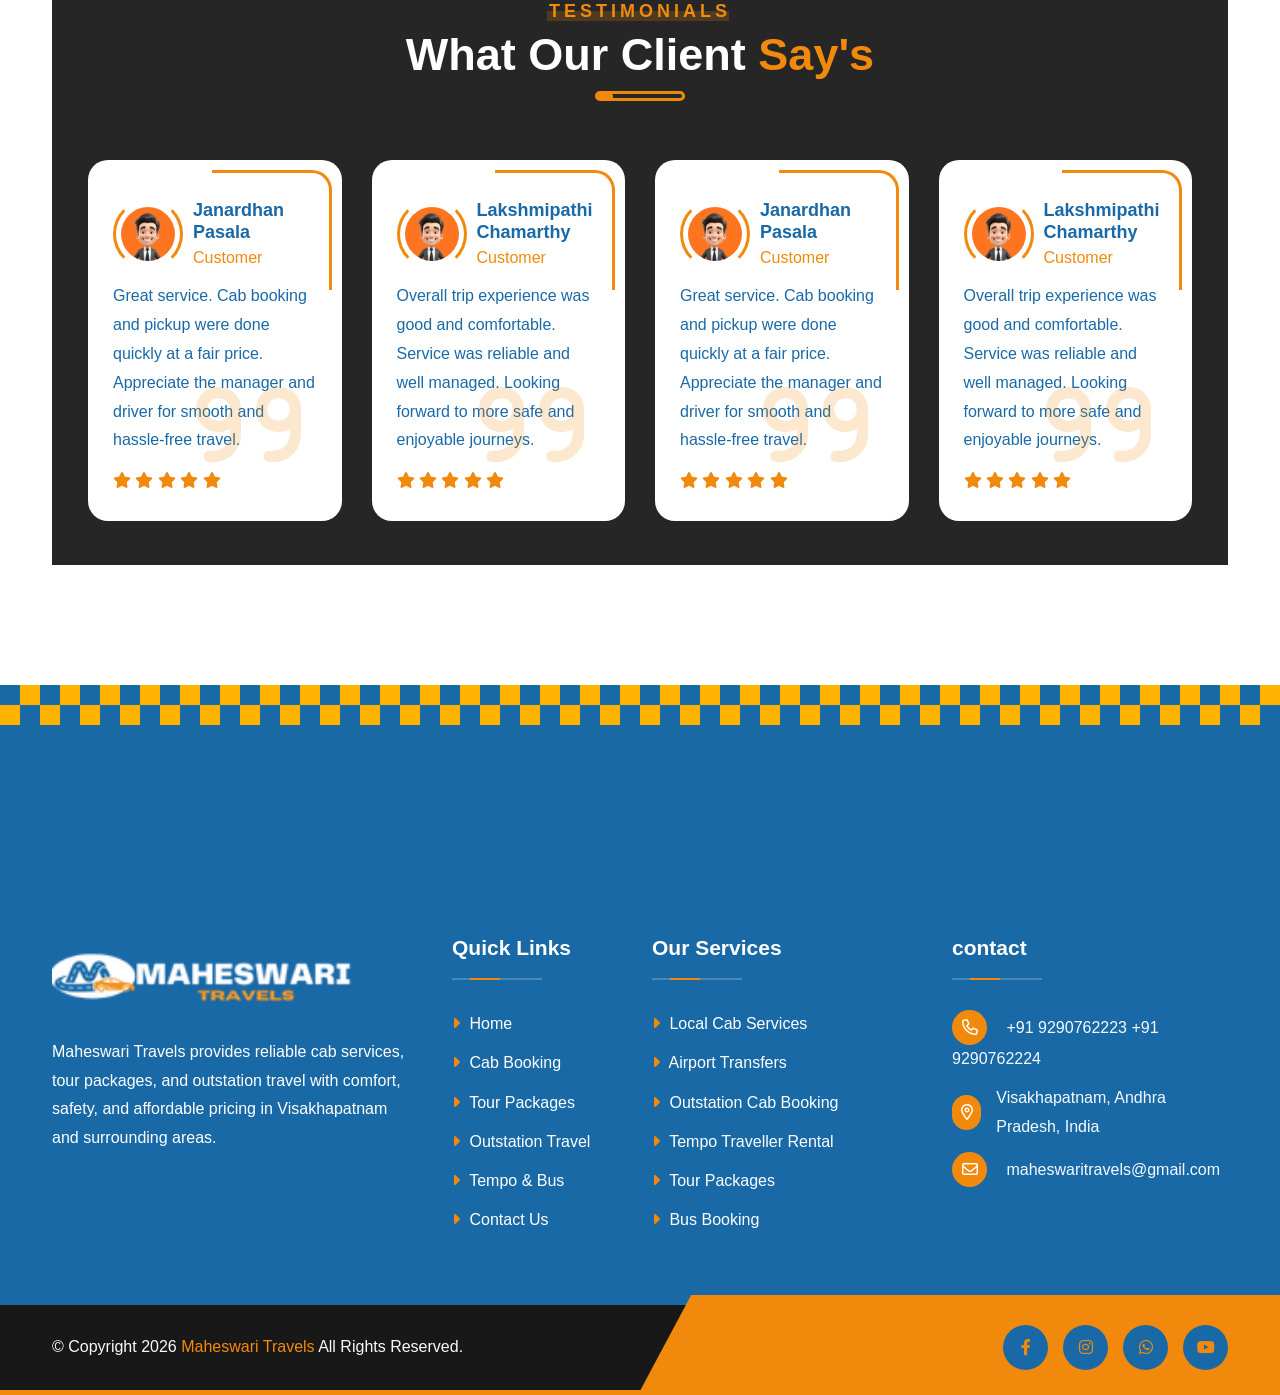
<file: cab-booking.html>
<!DOCTYPE html>
<html lang="en">


<!-- Mirrored from 69d4ef9ae2f28f1611009f88--unrivaled-brioche-5eaf4f.netlify.app/cab-booking by HTTrack Website Copier/3.x [XR&CO'2014], Fri, 12 Jun 2026 04:53:52 GMT -->
<!-- Added by HTTrack --><meta http-equiv="content-type" content="text/html;charset=UTF-8" /><!-- /Added by HTTrack -->
<head>
    <!-- meta tags -->
<meta charset="UTF-8">
<meta http-equiv="X-UA-Compatible" content="IE=edge">
<meta name="viewport" content="width=device-width, initial-scale=1.0">
<meta name="description" content="Maheswari Travels offers reliable and affordable cab services in Visakhapatnam (Vizag). Book local taxi, outstation cabs, Vizag to Araku tour packages, airport pickup & drop with professional drivers. 24/7 customer support available.">
<meta name="keywords" content="Maheswari Travels, cab services in Vizag, taxi service Visakhapatnam, Vizag to Araku cab, Araku tour packages, local cab services Vizag, airport taxi Vizag, outstation cab booking, best cab services Vizag, car rental Vizag">
<title> Maheswari Travels | Best Cab Services in Vizag & Araku Tour Packages</title>


    <!-- favicon -->
    <link rel="icon" type="image/png" href="assets/img/logo/favicon-1.png">

    <!-- css -->
    <link rel="stylesheet" href="assets/css/bootstrap.min-1.css">
    <link rel="stylesheet" href="assets/css/all-fontawesome.min-1.css">
    <link rel="stylesheet" href="assets/css/animate.min-1.css">
    <link rel="stylesheet" href="assets/css/magnific-popup.min-1.css">
    <link rel="stylesheet" href="assets/css/owl.carousel.min-1.css">
    <link rel="stylesheet" href="assets/css/jquery-ui.min-1.css">
    <link rel="stylesheet" href="assets/css/jquery.timepicker.min-1.css">
    <link rel="stylesheet" href="assets/css/nice-select.min-1.css">
    <link rel="stylesheet" href="assets/css/style-1.css">

</head>

<body class="home-2">

    <!-- preloader -->
    <div class="preloader">
        <div class="loader-ripple">
            <div></div>
            <div></div>
        </div>
    </div>
    <!-- preloader end -->


    <!-- header area -->
    <header class="header">
        <!-- top header -->
    <div class="header-top">
    <div class="container">
        <div class="header-top-wrapper">
            <div class="header-top-left">
                <div class="header-top-contact">
                    <ul>
                        <li>
                            <a href="mailto:bestvizagcabs@gmail.com">
                                <i class="far fa-envelope"></i>
                                bestvizagcabs@gmail.com
                            </a>
                        </li>
                        <li>
                            <a href="tel:+919290762223">
                                <i class="far fa-phone-volume"></i>
                                +91 9290762223  
+91 9290762224 
                            </a>
                        </li>
                        <li>
                            <a href="#">
                                <i class="far fa-alarm-clock"></i>
                                24/7 Available Service
                            </a>
                        </li>
                    </ul>
                </div>
            </div>

            <div class="header-top-right">

                <div class="header-top-link">
                    <a href='cab-booking.html'>
                        <i class="far fa-car"></i> Book Your Ride
                    </a>
                    <a href='tour-packages.html'>
                        <i class="far fa-map-location-dot"></i> Tour Packages
                    </a>
                </div>

                <div class="header-top-social">
                    <span>Follow Us: </span>
                    <a href="#"><i class="fab fa-facebook"></i></a>
                    <a href="#"><i class="fab fa-instagram"></i></a>
                    <a href="#"><i class="fab fa-whatsapp"></i></a>
                </div>

            </div>
        </div>
    </div>
</div>

        <div class="main-navigation">
            <nav class="navbar navbar-expand-lg">
                <div class="container position-relative">
                    <a class="navbar-brand" href="index-1.html">
                        <img src="assets/img/logo/logo-1.png" alt="logo">
                    </a>
                    <div class="mobile-menu-right">
                        <div class="search-btn">
                            <button type="button" class="nav-right-link"><i class="far fa-search"></i></button>
                        </div>
                        <button class="navbar-toggler" type="button" data-bs-toggle="collapse" data-bs-target="#main_nav" aria-expanded="false" aria-label="Toggle navigation">
                            <span class="navbar-toggler-mobile-icon"><i class="far fa-bars"></i></span>
                        </button>
                    </div>
                    <div class="collapse navbar-collapse" id="main_nav">
                        <ul class="navbar-nav">
                             <li class="nav-item"><a class='nav-link' href='index.html'>Home</a></li>
                            <li class="nav-item dropdown">
                                <a class="nav-link dropdown-toggle" href="#" data-bs-toggle="dropdown">Local Cabs</a>
                                <ul class="dropdown-menu fade-down">
                                    <li><a class='dropdown-item' href='cab-booking.html'>Local Cab Services (Vizag)</a></li>
                                    <li><a class='dropdown-item' href='cab-booking.html'>Airport Pickup & Drop</a></li>
                                    <li><a class='dropdown-item' href='cab-booking.html'>One Way Cab Booking</a></li>
                                </ul>
                            </li>
                             <li class="nav-item"><a class='nav-link' href='outstation.html'>Outstation</a></li>
                            <li class="nav-item dropdown">
                                <a class="nav-link dropdown-toggle" href="tour-packages.html" data-bs-toggle="dropdown">Tour Packages</a>
                                <ul class="dropdown-menu fade-down">
                                    <li><a class='dropdown-item' href='araku-tour.html'>Araku Tour Package</a></li>
                                    <li><a class='dropdown-item' href='tour-packages.html'>Vizag to Lambasingi</a></li>
                                    <li><a class='dropdown-item' href='tour-packages.html'>Custom Outstation Trips</a></li>
                                </ul>
                            </li>
                           
                           
                            <li class="nav-item"><a class='nav-link' href='tempo-bus.html'>Tempo & Bus</a></li>
                            <li class="nav-item"><a class='nav-link' href='contact.html'>Contact</a></li>
                        </ul>
                        <div class="nav-right">
                            <div class="search-btn">
                                <button type="button" class="nav-right-link"><i class="far fa-search"></i></button>
                            </div>
                            <div class="nav-right-btn mt-2">
                                <a href="#" class="theme-btn"><span class="fas fa-taxi"></span>Book A Cab</a>
                            </div>
                            <div class="sidebar-btn">
                                <button type="button" class="nav-right-link"><i class="far fa-bars-filter"></i></button>
                            </div>
                        </div>
                    </div>
                    <!-- search area -->
                    <div class="search-area">
                        <form action="#">
                            <div class="form-group">
                                <input type="text" class="form-control" placeholder="Type Keyword...">
                                <button type="submit" class="search-icon-btn"><i class="far fa-search"></i></button>
                            </div>
                        </form>
                    </div>
                    <!-- search area end -->
                </div>
            </nav>
        </div>
    </header>
    <!-- header area end -->


    <!-- sidebar-popup -->
    <div class="sidebar-popup">
        <div class="sidebar-wrapper">
            <div class="sidebar-content">
                <button type="button" class="close-sidebar-popup"><i class="far fa-xmark"></i></button>
                <div class="sidebar-logo">
                    <img src="assets/img/logo/logo-1.png" alt="">
                </div>
                <div class="sidebar-about">
                    <h4>About Us</h4>
                    <p> aheswari Travels provides reliable and affordable cab services in Visakhapatnam. We specialize in local trips, outstation journeys, airport transfers, and tour packages with professional drivers and well-maintained vehicles to ensure a safe and comfortable travel experience.</p>
                </div>
                <div class="sidebar-contact">
                    <h4>Contact Info</h4>
                    <ul>
                        <li>
                            <h6>Email</h6>
                            <a href="#"><i class="far fa-envelope"></i><span class="__cf_email__" data-cfemail="bdd4d3dbd2fdd8c5dcd0cdd1d893ded2d0">bestvizagcabs@gmail.com</span></a>
                        </li>
                        <li>
                            <h6>Phone</h6>
                            <a href="tel:+21236547898"><i class="far fa-phone"></i>+91 9290762223  
+91 9290762224 </a>
                        </li>
                        <li>
                            <h6>Address</h6>
                            <a href="#"><i class="far fa-location-dot"></i>D.no : 25-1-120/1, Phase-2, Vuda Colony, Pedagantyada, Visakhapatnam – 530044</a>
                        </li>
                    </ul>
                </div>
                <div class="sidebar-social">
                    <h4>Follow Us</h4>
                    <a href="#"><i class="fab fa-facebook"></i></a>
                    <a href="#"><i class="fab fa-twitter"></i></a>
                    <a href="#"><i class="fab fa-instagram"></i></a>
                    <a href="#"><i class="fab fa-linkedin"></i></a>
                </div>
            </div>
        </div>
    </div>
    <!-- sidebar-popup end -->


    <main class="main">

          <!-- breadcrumb -->
        <div class="site-breadcrumb" style="background: url(assets/img/breadcrumb/01.jpg)">
            <div class="container">
                <h2 class="breadcrumb-title">Local Cabs</h2>
                <ul class="breadcrumb-menu">
                    <li><a href='index.html'>Home</a></li>
                    <li class="active">Local Cabs</li>
                </ul>
            </div>
        </div>
        <!-- breadcrumb end -->

        <!-- feature area -->
      
        <!-- feature area end -->




     


        <!-- taxi area -->
       <div class="taxi-area py-120">
    <div class="container">

        <div class="row">
            <div class="col-lg-6 mx-auto">
                <div class="site-heading text-center">
                    <span class="site-title-tagline">Our Vehicles</span>
                    <h2 class="site-title">Choose Your Ride</h2>
                    <div class="heading-divider"></div>
                </div>
            </div>
        </div>

        <div class="filter-controls">
            <ul class="filter-btns">
                <li class="active" data-filter="*">All Vehicles</li>
                <li data-filter=".cat1">Sedan</li>
                <li data-filter=".cat2">SUV</li>
                <li data-filter=".cat3">Tempo Traveller</li>
                <li data-filter=".cat4">Bus</li>
            </ul>
        </div>

        <div class="row filter-box">

            <!-- Swift Dzire -->
            <div class="col-md-6 col-lg-4 filter-item cat1">
                <div class="taxi-item">
                    <div class="taxi-img">
                        <img src="assets/img/taxi/swift.png" alt="Swift Dzire">
                    </div>
                    <div class="taxi-content">
                        <div class="taxi-head">
                            <h4>Swift Dzire</h4>
                            <span>₹2,500 (10Hr / 100KM)</span>
                        </div>
                        <div class="taxi-feature">
                            <ul>
                                <li>Passengers: <span>4</span></li>
                                <li>Extra KM: <span>₹14</span></li>
                                <li>Extra Hour: <span>₹250</span></li>
                                <li>Air Condition: <span>Yes</span></li>
                                <li>Comfortable Ride: <span>Yes</span></li>
                                <li>Driver Included: <span>Yes</span></li>
                            </ul>
                        </div>
                        <a href="#" class="theme-btn">Book Now<i class="fas fa-arrow-right"></i></a>
                    </div>
                </div>
            </div>

            <!-- Ertiga -->
            <div class="col-md-6 col-lg-4 filter-item cat2">
                <div class="taxi-item">
                    <div class="taxi-img">
                        <img src="assets/img/taxi/ertiga.png" alt="Ertiga">
                    </div>
                    <div class="taxi-content">
                        <div class="taxi-head">
                            <h4>Ertiga</h4>
                            <span>₹3,500 (10Hr / 100KM)</span>
                        </div>
                        <div class="taxi-feature">
                            <ul>
                                <li>Passengers: <span>6</span></li>
                                <li>Extra KM: <span>₹18</span></li>
                                <li>Extra Hour: <span>₹350</span></li>
                                <li>Air Condition: <span>Yes</span></li>
                                <li>Comfortable Seating: <span>Yes</span></li>
                                <li>Driver Included: <span>Yes</span></li>
                            </ul>
                        </div>
                        <a href="#" class="theme-btn">Book Now<i class="fas fa-arrow-right"></i></a>
                    </div>
                </div>
            </div>

            <!-- Innova Crysta -->
            <div class="col-md-6 col-lg-4 filter-item cat2">
                <div class="taxi-item">
                    <div class="taxi-img">
                        <img src="assets/img/taxi/crysta.png" alt="Innova Crysta">
                    </div>
                    <div class="taxi-content">
                        <div class="taxi-head">
                            <h4>Innova Crysta</h4>
                            <span>₹4,000 (10Hr / 100KM)</span>
                        </div>
                        <div class="taxi-feature">
                            <ul>
                                <li>Passengers: <span>7</span></li>
                                <li>Extra KM: <span>₹20</span></li>
                                <li>Extra Hour: <span>₹400</span></li>
                                <li>Luxury Comfort: <span>Yes</span></li>
                                <li>Air Condition: <span>Yes</span></li>
                                <li>Driver Included: <span>Yes</span></li>
                            </ul>
                        </div>
                        <a href="#" class="theme-btn">Book Now<i class="fas fa-arrow-right"></i></a>
                    </div>
                </div>
            </div>

            <!-- 12 Seater Minibus -->
            <div class="col-md-6 col-lg-4 filter-item cat3 cat4">
                <div class="taxi-item">
                    <div class="taxi-img">
                        <img src="assets/img/taxi/minibus.png" alt="12 Seater Minibus">
                    </div>
                    <div class="taxi-content">
                        <div class="taxi-head">
                            <h4>12 Seater Minibus</h4>
                            <span>₹6,000 (10Hr / 100KM)</span>
                        </div>
                        <div class="taxi-feature">
                            <ul>
                                <li>Passengers: <span>12</span></li>
                                <li>Extra KM: <span>₹30</span></li>
                                <li>Extra Hour: <span>₹600</span></li>
                                <li>Air Condition: <span>Yes</span></li>
                                <li>Group Travel: <span>Yes</span></li>
                                <li>Comfortable Seats: <span>Yes</span></li>
                                <li>Driver Included: <span>Yes</span></li>
                            </ul>
                        </div>
                        <a href="#" class="theme-btn">Book Now<i class="fas fa-arrow-right"></i></a>
                    </div>
                </div>
            </div>

            <!-- 17 Seater Minibus -->
            <div class="col-md-6 col-lg-4 filter-item cat3 cat4">
                <div class="taxi-item">
                    <div class="taxi-img">
                        <img src="assets/img/taxi/bus.png" alt="17 Seater Minibus">
                    </div>
                    <div class="taxi-content">
                        <div class="taxi-head">
                            <h4>17 Seater Minibus</h4>
                            <span>₹6,500 (10Hr / 100KM)</span>
                        </div>
                        <div class="taxi-feature">
                            <ul>
                                <li>Passengers: <span>17</span></li>
                                <li>Extra KM: <span>₹35</span></li>
                                <li>Extra Hour: <span>₹650</span></li>
                                <li>Air Condition: <span>Yes</span></li>
                                <li>Group Travel: <span>Yes</span></li>
                                <li>Comfortable Seats: <span>Yes</span></li>
                                <li>Driver Included: <span>Yes</span></li>
                            </ul>
                        </div>
                        <a href="#" class="theme-btn">Book Now<i class="fas fa-arrow-right"></i></a>
                    </div>
                </div>
            </div>

            <!-- 20 Seater Minibus -->
            <div class="col-md-6 col-lg-4 filter-item cat3 cat4">
                <div class="taxi-item">
                    <div class="taxi-img">
                        <img src="assets/img/taxi/bus.png" alt="20 Seater Minibus">
                    </div>
                    <div class="taxi-content">
                        <div class="taxi-head">
                            <h4>20 Seater Minibus</h4>
                            <span>₹7,000 (10Hr / 100KM)</span>
                        </div>
                        <div class="taxi-feature">
                            <ul>
                                <li>Passengers: <span>20</span></li>
                                <li>Extra KM: <span>₹38</span></li>
                                <li>Extra Hour: <span>₹700</span></li>
                                <li>Air Condition: <span>Yes</span></li>
                                <li>Group Travel: <span>Yes</span></li>
                                <li>Comfortable Seats: <span>Yes</span></li>
                                <li>Driver Included: <span>Yes</span></li>
                            </ul>
                        </div>
                        <a href="#" class="theme-btn">Book Now<i class="fas fa-arrow-right"></i></a>
                    </div>
                </div>
            </div>

            <!-- 16 Seater Urbania Luxury Minibus -->
            <div class="col-md-6 col-lg-4 filter-item cat3 cat4">
                <div class="taxi-item">
                    <div class="taxi-img">
                        <img src="assets/img/taxi/minibus.png" alt="16 Seater Urbania Luxury Minibus">
                    </div>
                    <div class="taxi-content">
                        <div class="taxi-head">
                            <h4>16 Seater Urbania Luxury</h4>
                            <span>₹7,000 (10Hr / 100KM)</span>
                        </div>
                        <div class="taxi-feature">
                            <ul>
                                <li>Passengers: <span>16</span></li>
                                <li>Extra KM: <span>₹40</span></li>
                                <li>Extra Hour: <span>₹700</span></li>
                                <li>Air Condition: <span>Yes</span></li>
                                <li>Luxury Minibus: <span>Yes</span></li>
                                <li>Comfortable Seats: <span>Yes</span></li>
                                <li>Driver Included: <span>Yes</span></li>
                            </ul>
                        </div>
                        <a href="#" class="theme-btn">Book Now<i class="fas fa-arrow-right"></i></a>
                    </div>
                </div>
            </div>

        </div>
    

        <!-- taxi area end -->


     

      



                <!-- testimonial area -->
        <div class="testimonial-area  p-4 py-180">
            <div class="container">
                <div class="row">
                    <div class="col-lg-6 mx-auto">
                        <div class="site-heading text-center">
                            <span class="site-title-tagline"><i class="flaticon-drive"></i> Testimonials</span>
                            <h2 class="site-title text-white">What Our Client <span>Say's</span></h2>
                            <div class="heading-divider"></div>
                        </div>
                    </div>
                </div>
                <div class="testimonial-slider owl-carousel owl-theme">
                    <div class="testimonial-single">
                        <div class="testimonial-content">
                            <div class="testimonial-author-img">
                                <img src="assets/img/testimonial/02.jpg" alt="">
                            </div>
                            <div class="testimonial-author-info">
                                <h4>Janardhan Pasala</h4>
                                <p>Customer</p>
                            </div>
                        </div>
                        <div class="testimonial-quote">
                            <span class="testimonial-quote-icon"><i class="far fa-quote-right"></i></span>
                            <p>
                               Great service. Cab booking and pickup were done quickly at a fair price. 
            Appreciate the manager and driver for smooth and hassle-free travel.
                            </p>
                        </div>
                        <div class="testimonial-rate">
                            <i class="fas fa-star"></i>
                            <i class="fas fa-star"></i>
                            <i class="fas fa-star"></i>
                            <i class="fas fa-star"></i>
                            <i class="fas fa-star"></i>
                        </div>
                    </div>
                    <div class="testimonial-single">
                        <div class="testimonial-content">
                            <div class="testimonial-author-img">
                                <img src="assets/img/testimonial/02-1.jpg" alt="">
                            </div>
                            <div class="testimonial-author-info">
                                <h4>Lakshmipathi Chamarthy</h4>
                                <p>Customer</p>
                            </div>
                        </div>
                        <div class="testimonial-quote">
                            <span class="testimonial-quote-icon"><i class="far fa-quote-right"></i></span>
                            <p>
                               Overall trip experience was good and comfortable. Service was reliable and well managed. 
            Looking forward to more safe and enjoyable journeys.
                            </p>
                        </div>
                        <div class="testimonial-rate">
                            <i class="fas fa-star"></i>
                            <i class="fas fa-star"></i>
                            <i class="fas fa-star"></i>
                            <i class="fas fa-star"></i>
                            <i class="fas fa-star"></i>
                        </div>
                    </div>
                   
                 
                  
                </div>
            </div>
        </div>
        <!-- testimonial area end -->
    </main>

<!-- Floating Contact Buttons -->
<div class="floating-contact">

    <!-- Call Button -->
    <a href="tel:+919290762224" class="float-call" title="Call Now">
        <i class="fas fa-phone"></i>
    </a>

    <!-- WhatsApp Button -->
    <a href="https://wa.me/919290762224" target="_blank" class="float-whatsapp" title="WhatsApp">
        <i class="fab fa-whatsapp"></i>
    </a>

</div>

    <!-- footer area -->
  <footer class="footer-area">
    <div class="footer-widget">
        <div class="container">
            <div class="row footer-widget-wrapper pt-100 pb-50">

                <!-- About -->
                <div class="col-md-6 col-lg-4">
                    <div class="footer-widget-box about-us">
                        <a href="#" class="footer-logo">
                            <img src="assets/img/logo/logo-light-1.png" alt="Maheswari Travels">
                        </a>
                        <p class="mb-3">
                            Maheswari Travels provides reliable cab services, tour packages, and outstation travel with comfort, safety, and affordable pricing in Visakhapatnam and surrounding areas.
                        </p>
                       
                    </div>
                </div>

                <!-- Quick Links -->
                <div class="col-md-6 col-lg-2">
                    <div class="footer-widget-box list">
                        <h4 class="footer-widget-title">Quick Links</h4>
                        <ul class="footer-list">
                            <li><a href="about.html"><i class="fas fa-caret-right"></i> Home</a></li>
                            <li><a href='cab-booking.html'><i class="fas fa-caret-right"></i> Cab Booking</a></li>
                            <li><a href='tour-packages.html'><i class="fas fa-caret-right"></i> Tour Packages</a></li>
                            <li><a href='outstation.html'><i class="fas fa-caret-right"></i> Outstation Travel</a></li>
                            <li><a href='outstation.html'><i class="fas fa-caret-right"></i> 
Tempo & Bus</a></li>
                            <li><a href='contact.html'><i class="fas fa-caret-right"></i> Contact Us</a></li>
                        </ul>
                    </div>
                </div>

                <!-- Support -->
                <div class="col-md-6 col-lg-3">
                    <div class="footer-widget-box list">
                        <h4 class="footer-widget-title">Our Services</h4>
                        <ul class="footer-list">
                            <li><a href="#"><i class="fas fa-caret-right"></i> Local Cab Services</a></li>
                            <li><a href="#"><i class="fas fa-caret-right"></i> Airport Transfers</a></li>
                            <li><a href="#"><i class="fas fa-caret-right"></i> Outstation Cab Booking</a></li>
                            <li><a href="#"><i class="fas fa-caret-right"></i> Tempo Traveller Rental</a></li>
                            <li><a href="#"><i class="fas fa-caret-right"></i> Tour Packages</a></li>
                            <li><a href="#"><i class="fas fa-caret-right"></i> Bus Booking</a></li>
                        </ul>
                    </div>
                </div>

                <!-- Newsletter -->
                <div class="col-md-6 col-lg-3">
                    <div class="footer-widget-box list">
                        <h4 class="footer-widget-title">contact</h4>
                        <div class="footer-newsletter">
                            <ul class="footer-contact">
                            <li>
                                <a href="tel:+919290762223">
                                    <i class="far fa-phone"></i> +91 9290762223  
+91 9290762224 
                                </a>
                            </li>
                            <li>
                                <i class="far fa-map-marker-alt"></i> Visakhapatnam, Andhra Pradesh, India
                            </li>
                            <li>
                                <a href="mailto:maheswaritravels@gmail.com">
                                    <i class="far fa-envelope"></i> maheswaritravels@gmail.com
                                </a>
                            </li>
                        </ul>
                        </div>
                    </div>
                </div>

            </div>
        </div>
    </div>

    <!-- Copyright -->
    <div class="copyright">
        <div class="container">
            <div class="row">

                <div class="col-md-6 align-self-center">
                    <p class="copyright-text">
                        &copy; Copyright <span id="date"></span> 
                        <a href="#"> Maheswari Travels </a> All Rights Reserved.
                    </p>
                </div>

                <div class="col-md-6 align-self-center">
                    <ul class="footer-social">
                        <li><a href="#"><i class="fab fa-facebook-f"></i></a></li>
                        <li><a href="#"><i class="fab fa-instagram"></i></a></li>
                        <li><a href="#"><i class="fab fa-whatsapp"></i></a></li>
                        <li><a href="#"><i class="fab fa-youtube"></i></a></li>
                    </ul>
                </div>

            </div>
        </div>
    </div>

</footer>

    <!-- footer area end -->



    <!-- scroll-top -->
    <a href="#" id="scroll-top"><i class="far fa-arrow-up"></i></a>
    <!-- scroll-top end -->


    <!-- js -->
    <script data-cfasync="false" src="cdn-cgi/scripts/5c5dd728/cloudflare-static/email-decode.min.html"></script><script src="assets/js/jquery-3.6.0.min-1.js"></script>
    <script src="assets/js/modernizr.min-1.js"></script>
    <script src="assets/js/bootstrap.bundle.min-1.js"></script>
    <script src="assets/js/imagesloaded.pkgd.min-1.js"></script>
    <script src="assets/js/jquery.magnific-popup.min-1.js"></script>
    <script src="assets/js/isotope.pkgd.min-1.js"></script>
    <script src="assets/js/jquery.appear.min-1.js"></script>
    <script src="assets/js/jquery.easing.min-1.js"></script>
    <script src="assets/js/owl.carousel.min-1.js"></script>
    <script src="assets/js/counter-up-1.js"></script>
    <script src="assets/js/jquery-ui.min-1.js"></script>
    <script src="assets/js/jquery.timepicker.min-1.js"></script>
    <script src="assets/js/jquery.nice-select.min-1.js"></script>
    <script src="assets/js/wow.min-1.js"></script>
    <script src="assets/js/main-1.js"></script>

<script defer="" src="beacon.min.js/vcd15cbe7772f49c399c6a5babf22c1241717689176015-1.html" integrity="sha512-ZpsOmlRQV6y907TI0dKBHq9Md29nnaEIPlkf84rnaERnq6zvWvPUqr2ft8M1aS28oN72PdrCzSjY4U6VaAw1EQ==" data-cf-beacon='{"version":"2024.11.0","token":"1190e059c5bc497bafd35e121aae37b1","r":1,"server_timing":{"name":{"cfCacheStatus":true,"cfEdge":true,"cfExtPri":true,"cfL4":true,"cfOrigin":true,"cfSpeedBrain":true},"location_startswith":null}}' crossorigin="anonymous"></script>
</body>


<!-- Mirrored from 69d4ef9ae2f28f1611009f88--unrivaled-brioche-5eaf4f.netlify.app/cab-booking by HTTrack Website Copier/3.x [XR&CO'2014], Fri, 12 Jun 2026 04:53:53 GMT -->
</html>
</file>
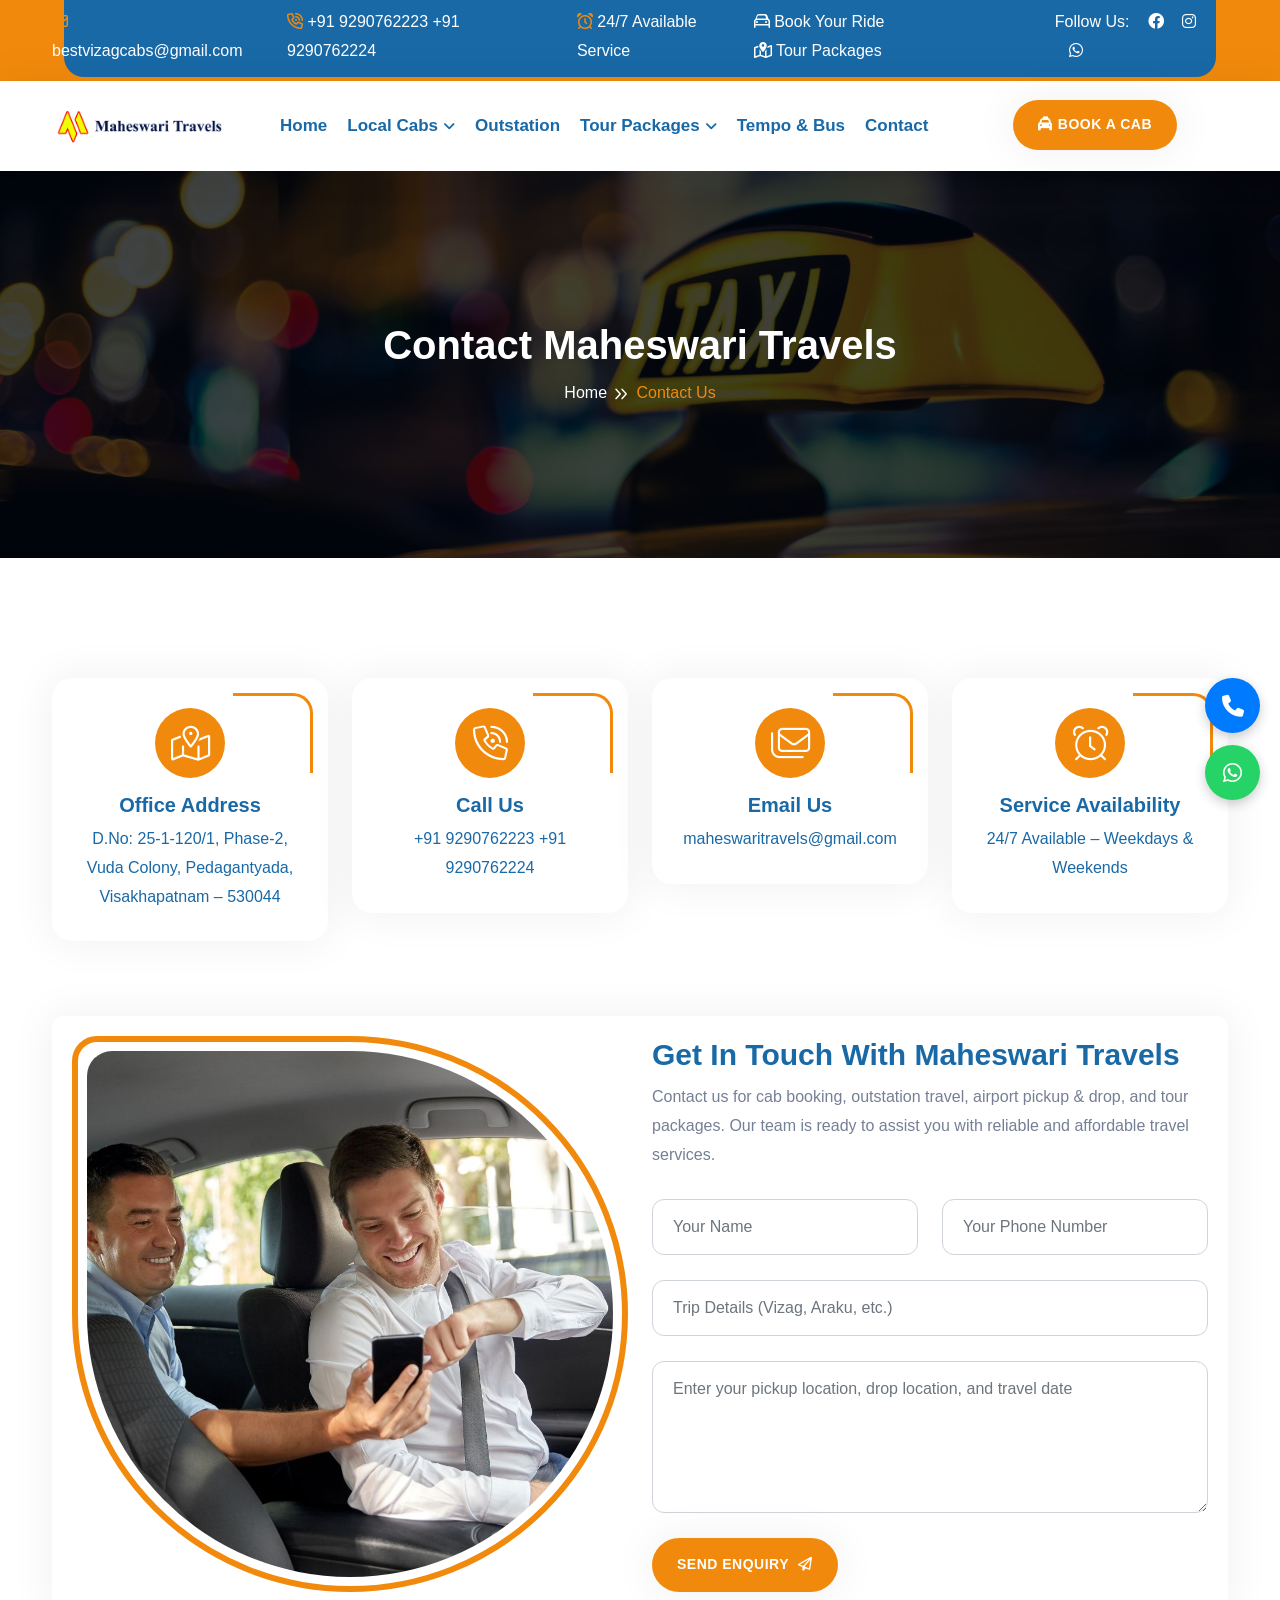
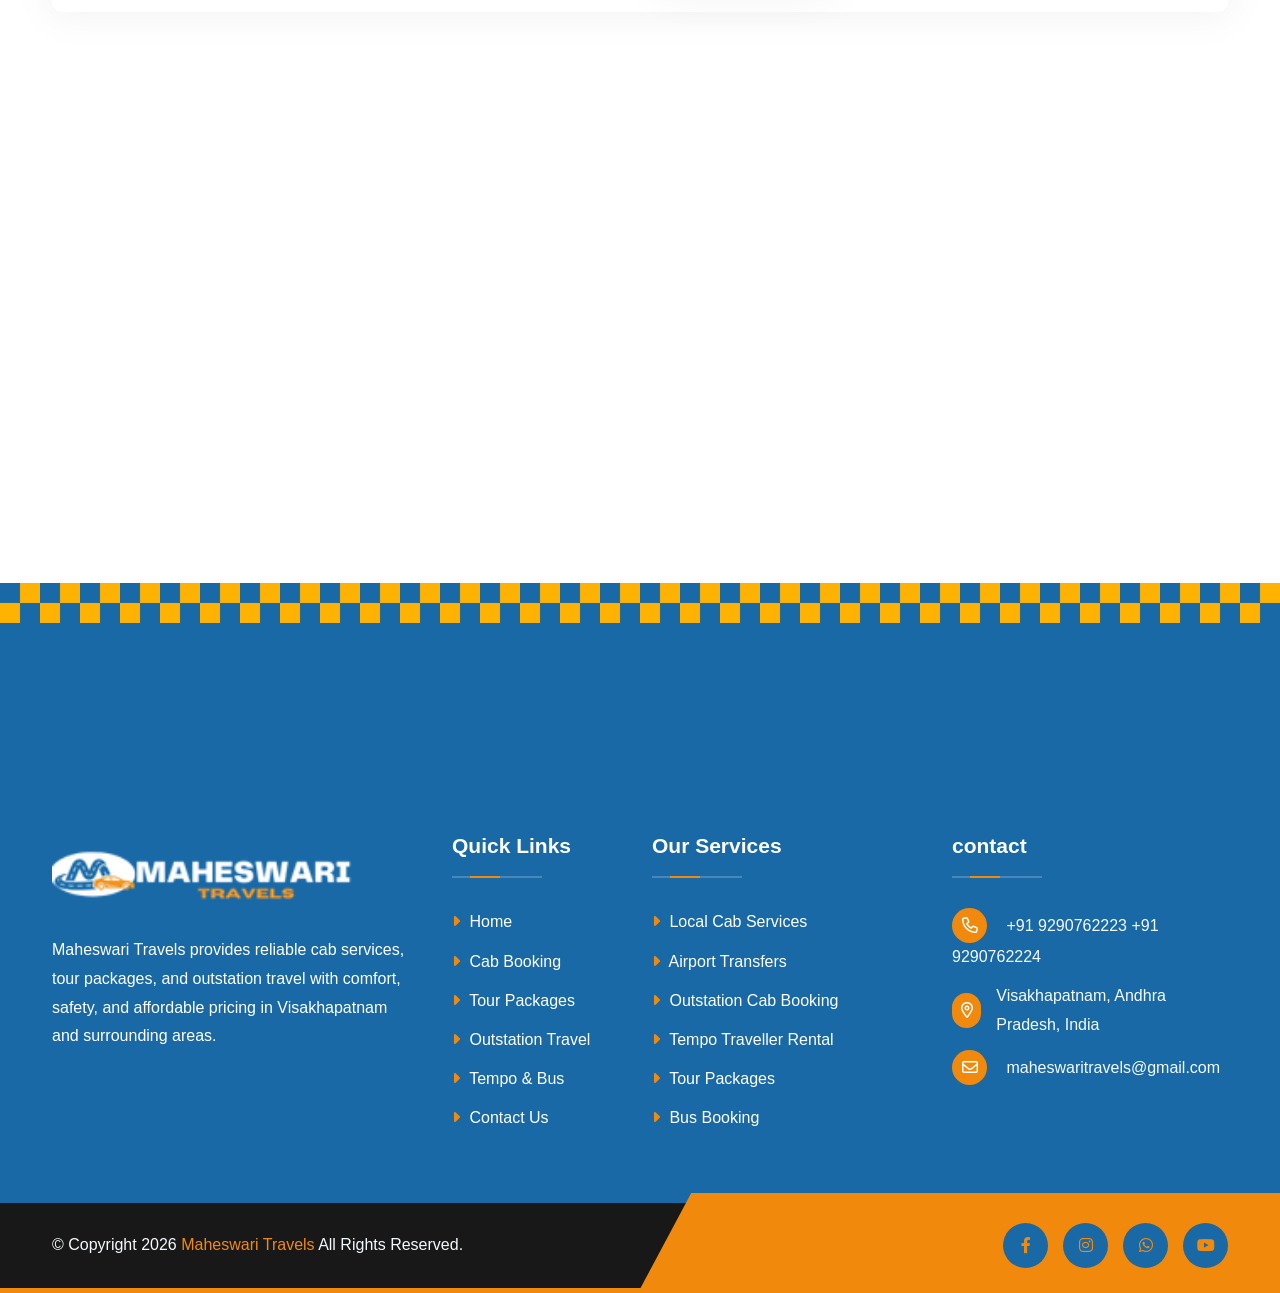
<file: contact.html>
<!DOCTYPE html>
<html lang="en">


<!-- Mirrored from 69d4ef9ae2f28f1611009f88--unrivaled-brioche-5eaf4f.netlify.app/contact by HTTrack Website Copier/3.x [XR&CO'2014], Fri, 12 Jun 2026 04:54:02 GMT -->
<!-- Added by HTTrack --><meta http-equiv="content-type" content="text/html;charset=UTF-8" /><!-- /Added by HTTrack -->
<head>
    <!-- meta tags -->
<meta charset="UTF-8">
<meta http-equiv="X-UA-Compatible" content="IE=edge">
<meta name="viewport" content="width=device-width, initial-scale=1.0">
<meta name="description" content="Maheswari Travels offers reliable and affordable cab services in Visakhapatnam (Vizag). Book local taxi, outstation cabs, Vizag to Araku tour packages, airport pickup & drop with professional drivers. 24/7 customer support available.">
<meta name="keywords" content="Maheswari Travels, cab services in Vizag, taxi service Visakhapatnam, Vizag to Araku cab, Araku tour packages, local cab services Vizag, airport taxi Vizag, outstation cab booking, best cab services Vizag, car rental Vizag">
<title> Maheswari Travels | Best Cab Services in Vizag & Araku Tour Packages</title>


    <!-- favicon -->
    <link rel="icon" type="image/png" href="assets/img/logo/favicon-1.png">

    <!-- css -->
    <link rel="stylesheet" href="assets/css/bootstrap.min-1.css">
    <link rel="stylesheet" href="assets/css/all-fontawesome.min-1.css">
    <link rel="stylesheet" href="assets/css/animate.min-1.css">
    <link rel="stylesheet" href="assets/css/magnific-popup.min-1.css">
    <link rel="stylesheet" href="assets/css/owl.carousel.min-1.css">
    <link rel="stylesheet" href="assets/css/jquery-ui.min-1.css">
    <link rel="stylesheet" href="assets/css/jquery.timepicker.min-1.css">
    <link rel="stylesheet" href="assets/css/nice-select.min-1.css">
    <link rel="stylesheet" href="assets/css/style-1.css">

</head>

<body class="home-2">

    <!-- preloader -->
    <div class="preloader">
        <div class="loader-ripple">
            <div></div>
            <div></div>
        </div>
    </div>
    <!-- preloader end -->


    <!-- header area -->
    <header class="header">
        <!-- top header -->
    <div class="header-top">
    <div class="container">
        <div class="header-top-wrapper">
            <div class="header-top-left">
                <div class="header-top-contact">
                    <ul>
                        <li>
                            <a href="mailto:bestvizagcabs@gmail.com">
                                <i class="far fa-envelope"></i>
                                bestvizagcabs@gmail.com
                            </a>
                        </li>
                        <li>
                            <a href="tel:+919290762223">
                                <i class="far fa-phone-volume"></i>
                                +91 9290762223  
+91 9290762224 
                            </a>
                        </li>
                        <li>
                            <a href="#">
                                <i class="far fa-alarm-clock"></i>
                                24/7 Available Service
                            </a>
                        </li>
                    </ul>
                </div>
            </div>

            <div class="header-top-right">

                <div class="header-top-link">
                    <a href='cab-booking.html'>
                        <i class="far fa-car"></i> Book Your Ride
                    </a>
                    <a href='tour-packages.html'>
                        <i class="far fa-map-location-dot"></i> Tour Packages
                    </a>
                </div>

                <div class="header-top-social">
                    <span>Follow Us: </span>
                    <a href="#"><i class="fab fa-facebook"></i></a>
                    <a href="#"><i class="fab fa-instagram"></i></a>
                    <a href="#"><i class="fab fa-whatsapp"></i></a>
                </div>

            </div>
        </div>
    </div>
</div>

        <div class="main-navigation">
            <nav class="navbar navbar-expand-lg">
                <div class="container position-relative">
                    <a class="navbar-brand" href="index-1.html">
                        <img src="assets/img/logo/logo-1.png" alt="logo">
                    </a>
                    <div class="mobile-menu-right">
                        <div class="search-btn">
                            <button type="button" class="nav-right-link"><i class="far fa-search"></i></button>
                        </div>
                        <button class="navbar-toggler" type="button" data-bs-toggle="collapse" data-bs-target="#main_nav" aria-expanded="false" aria-label="Toggle navigation">
                            <span class="navbar-toggler-mobile-icon"><i class="far fa-bars"></i></span>
                        </button>
                    </div>
                    <div class="collapse navbar-collapse" id="main_nav">
                        <ul class="navbar-nav">
                             <li class="nav-item"><a class='nav-link' href='index.html'>Home</a></li>
                            <li class="nav-item dropdown">
                                <a class="nav-link dropdown-toggle" href="#" data-bs-toggle="dropdown">Local Cabs</a>
                                <ul class="dropdown-menu fade-down">
                                    <li><a class='dropdown-item' href='cab-booking.html'>Local Cab Services (Vizag)</a></li>
                                    <li><a class='dropdown-item' href='cab-booking.html'>Airport Pickup & Drop</a></li>
                                    <li><a class='dropdown-item' href='cab-booking.html'>One Way Cab Booking</a></li>
                                </ul>
                            </li>
                             <li class="nav-item"><a class='nav-link' href='outstation.html'>Outstation</a></li>
                            <li class="nav-item dropdown">
                                <a class="nav-link dropdown-toggle" href="tour-packages.html" data-bs-toggle="dropdown">Tour Packages</a>
                                <ul class="dropdown-menu fade-down">
                                    <li><a class='dropdown-item' href='araku-tour.html'>Araku Tour Package</a></li>
                                    <li><a class='dropdown-item' href='tour-packages.html'>Vizag to Lambasingi</a></li>
                                    <li><a class='dropdown-item' href='tour-packages.html'>Custom Outstation Trips</a></li>
                                </ul>
                            </li>
                           
                           
                            <li class="nav-item"><a class='nav-link' href='tempo-bus.html'>Tempo & Bus</a></li>
                            <li class="nav-item"><a class='nav-link' href='contact.html'>Contact</a></li>
                        </ul>
                        <div class="nav-right">
                            <div class="search-btn">
                                <button type="button" class="nav-right-link"><i class="far fa-search"></i></button>
                            </div>
                            <div class="nav-right-btn mt-2">
                                <a href="#" class="theme-btn"><span class="fas fa-taxi"></span>Book A Cab</a>
                            </div>
                            <div class="sidebar-btn">
                                <button type="button" class="nav-right-link"><i class="far fa-bars-filter"></i></button>
                            </div>
                        </div>
                    </div>
                    <!-- search area -->
                    <div class="search-area">
                        <form action="#">
                            <div class="form-group">
                                <input type="text" class="form-control" placeholder="Type Keyword...">
                                <button type="submit" class="search-icon-btn"><i class="far fa-search"></i></button>
                            </div>
                        </form>
                    </div>
                    <!-- search area end -->
                </div>
            </nav>
        </div>
    </header>
    <!-- header area end -->


    <!-- sidebar-popup -->
    <div class="sidebar-popup">
        <div class="sidebar-wrapper">
            <div class="sidebar-content">
                <button type="button" class="close-sidebar-popup"><i class="far fa-xmark"></i></button>
                <div class="sidebar-logo">
                    <img src="assets/img/logo/logo-1.png" alt="">
                </div>
                <div class="sidebar-about">
                    <h4>About Us</h4>
                    <p> aheswari Travels provides reliable and affordable cab services in Visakhapatnam. We specialize in local trips, outstation journeys, airport transfers, and tour packages with professional drivers and well-maintained vehicles to ensure a safe and comfortable travel experience.</p>
                </div>
                <div class="sidebar-contact">
                    <h4>Contact Info</h4>
                    <ul>
                        <li>
                            <h6>Email</h6>
                            <a href="#"><i class="far fa-envelope"></i><span class="__cf_email__" data-cfemail="bdd4d3dbd2fdd8c5dcd0cdd1d893ded2d0">bestvizagcabs@gmail.com</span></a>
                        </li>
                        <li>
                            <h6>Phone</h6>
                            <a href="tel:+21236547898"><i class="far fa-phone"></i>+91 9290762223  
+91 9290762224 </a>
                        </li>
                        <li>
                            <h6>Address</h6>
                            <a href="#"><i class="far fa-location-dot"></i>D.no : 25-1-120/1, Phase-2, Vuda Colony, Pedagantyada, Visakhapatnam – 530044</a>
                        </li>
                    </ul>
                </div>
                <div class="sidebar-social">
                    <h4>Follow Us</h4>
                    <a href="#"><i class="fab fa-facebook"></i></a>
                    <a href="#"><i class="fab fa-twitter"></i></a>
                    <a href="#"><i class="fab fa-instagram"></i></a>
                    <a href="#"><i class="fab fa-linkedin"></i></a>
                </div>
            </div>
        </div>
    </div>
    <!-- sidebar-popup end -->


   <main class="main">

    <!-- breadcrumb -->
    <div class="site-breadcrumb" style="background: url(assets/img/breadcrumb/01.jpg)">
        <div class="container">
            <h2 class="breadcrumb-title">Contact Maheswari Travels</h2>
            <ul class="breadcrumb-menu">
                <li><a href='index.html'>Home</a></li>
                <li class="active">Contact Us</li>
            </ul>
        </div>
    </div>
    <!-- breadcrumb end -->


    <!-- contact area -->
    <div class="contact-area py-120">
        <div class="container">
            <div class="contact-content">
                <div class="row">

                    <!-- Address -->
                    <div class="col-md-3">
                        <div class="contact-info">
                            <div class="contact-info-icon">
                                <i class="fal fa-map-location-dot"></i>
                            </div>
                            <div class="contact-info-content">
                                <h5>Office Address</h5>
                                <p>
                                    D.No: 25-1-120/1, Phase-2, Vuda Colony,  
                                    Pedagantyada, Visakhapatnam – 530044
                                </p>
                            </div>
                        </div>
                    </div>

                    <!-- Phone -->
                    <div class="col-md-3">
                        <div class="contact-info">
                            <div class="contact-info-icon">
                                <i class="fal fa-phone-volume"></i>
                            </div>
                            <div class="contact-info-content">
                                <h5>Call Us</h5>
                                <p>
                                    <a href="tel:+919290762223">+91 9290762223  
+91 9290762224 </a>
                                </p>
                            </div>
                        </div>
                    </div>

                    <!-- Email -->
                    <div class="col-md-3">
                        <div class="contact-info">
                            <div class="contact-info-icon">
                                <i class="fal fa-envelopes"></i>
                            </div>
                            <div class="contact-info-content">
                                <h5>Email Us</h5>
                                <p>
                                    <a href="mailto:maheswaritravels@gmail.com">
                                        maheswaritravels@gmail.com
                                    </a>
                                </p>
                            </div>
                        </div>
                    </div>

                    <!-- Open Time -->
                    <div class="col-md-3">
                        <div class="contact-info">
                            <div class="contact-info-icon">
                                <i class="fal fa-alarm-clock"></i>
                            </div>
                            <div class="contact-info-content">
                                <h5>Service Availability</h5>
                                <p>24/7 Available – Weekdays & Weekends</p>
                            </div>
                        </div>
                    </div>

                </div>
            </div>

            <div class="contact-wrapper">
                <div class="row">

                    <div class="col-lg-6 align-self-center">
                        <div class="contact-img">
                            <img src="assets/img/contact/01.jpg" alt="Maheswari Travels Contact">
                        </div>
                    </div>

                    <div class="col-lg-6 align-self-center">
                        <div class="contact-form">
                            <div class="contact-form-header">
                                <h2>Get In Touch With Maheswari Travels</h2>
                                <p>
                                    Contact us for cab booking, outstation travel, airport pickup & drop, 
                                    and tour packages. Our team is ready to assist you with reliable and 
                                    affordable travel services.
                                </p>
                            </div>

                            <form method="post" action="#" id="contact-form">

                                <div class="row">
                                    <div class="col-md-6">
                                        <div class="form-group">
                                            <input type="text" class="form-control" name="name" placeholder="Your Name" required>
                                        </div>
                                    </div>

                                    <div class="col-md-6">
                                        <div class="form-group">
                                            <input type="tel" class="form-control" name="phone" placeholder="Your Phone Number" required>
                                        </div>
                                    </div>
                                </div>

                                <div class="form-group">
                                    <input type="text" class="form-control" name="subject" placeholder="Trip Details (Vizag, Araku, etc.)">
                                </div>

                                <div class="form-group">
                                    <textarea name="message" cols="30" rows="5" class="form-control"
                                        placeholder="Enter your pickup location, drop location, and travel date"></textarea>
                                </div>

                                <button type="submit" class="theme-btn">
                                    Send Enquiry <i class="far fa-paper-plane"></i>
                                </button>

                            </form>

                        </div>
                    </div>

                </div>
            </div>

        </div>
    </div>
    <!-- contact area end -->


    <!-- map -->
    <div class="contact-map">
        <iframe
            src="https://maps.google.com/maps?q=Visakhapatnam&amp;t=&amp;z=13&amp;ie=UTF8&amp;iwloc=&amp;output=embed"
            style="border:0;" allowfullscreen="" loading="lazy">
        </iframe>
    </div>

</main>

<!-- Floating Contact Buttons -->
<div class="floating-contact">

    <!-- Call Button -->
    <a href="tel:+919290762224" class="float-call" title="Call Now">
        <i class="fas fa-phone"></i>
    </a>

    <!-- WhatsApp Button -->
    <a href="https://wa.me/919290762224" target="_blank" class="float-whatsapp" title="WhatsApp">
        <i class="fab fa-whatsapp"></i>
    </a>

</div>


    <!-- footer area -->
  <footer class="footer-area">
    <div class="footer-widget">
        <div class="container">
            <div class="row footer-widget-wrapper pt-100 pb-50">

                <!-- About -->
                <div class="col-md-6 col-lg-4">
                    <div class="footer-widget-box about-us">
                        <a href="#" class="footer-logo">
                            <img src="assets/img/logo/logo-light-1.png" alt="Maheswari Travels">
                        </a>
                        <p class="mb-3">
                            Maheswari Travels provides reliable cab services, tour packages, and outstation travel with comfort, safety, and affordable pricing in Visakhapatnam and surrounding areas.
                        </p>
                       
                    </div>
                </div>

                <!-- Quick Links -->
                <div class="col-md-6 col-lg-2">
                    <div class="footer-widget-box list">
                        <h4 class="footer-widget-title">Quick Links</h4>
                        <ul class="footer-list">
                            <li><a href="about.html"><i class="fas fa-caret-right"></i> Home</a></li>
                            <li><a href='cab-booking.html'><i class="fas fa-caret-right"></i> Cab Booking</a></li>
                            <li><a href='tour-packages.html'><i class="fas fa-caret-right"></i> Tour Packages</a></li>
                            <li><a href='outstation.html'><i class="fas fa-caret-right"></i> Outstation Travel</a></li>
                            <li><a href='outstation.html'><i class="fas fa-caret-right"></i> 
Tempo & Bus</a></li>
                            <li><a href='contact.html'><i class="fas fa-caret-right"></i> Contact Us</a></li>
                        </ul>
                    </div>
                </div>

                <!-- Support -->
                <div class="col-md-6 col-lg-3">
                    <div class="footer-widget-box list">
                        <h4 class="footer-widget-title">Our Services</h4>
                        <ul class="footer-list">
                            <li><a href="#"><i class="fas fa-caret-right"></i> Local Cab Services</a></li>
                            <li><a href="#"><i class="fas fa-caret-right"></i> Airport Transfers</a></li>
                            <li><a href="#"><i class="fas fa-caret-right"></i> Outstation Cab Booking</a></li>
                            <li><a href="#"><i class="fas fa-caret-right"></i> Tempo Traveller Rental</a></li>
                            <li><a href="#"><i class="fas fa-caret-right"></i> Tour Packages</a></li>
                            <li><a href="#"><i class="fas fa-caret-right"></i> Bus Booking</a></li>
                        </ul>
                    </div>
                </div>

                <!-- Newsletter -->
                <div class="col-md-6 col-lg-3">
                    <div class="footer-widget-box list">
                        <h4 class="footer-widget-title">contact</h4>
                        <div class="footer-newsletter">
                            <ul class="footer-contact">
                            <li>
                                <a href="tel:+919290762223">
                                    <i class="far fa-phone"></i> +91 9290762223  
+91 9290762224 
                                </a>
                            </li>
                            <li>
                                <i class="far fa-map-marker-alt"></i> Visakhapatnam, Andhra Pradesh, India
                            </li>
                            <li>
                                <a href="mailto:maheswaritravels@gmail.com">
                                    <i class="far fa-envelope"></i> maheswaritravels@gmail.com
                                </a>
                            </li>
                        </ul>
                        </div>
                    </div>
                </div>

            </div>
        </div>
    </div>

    <!-- Copyright -->
    <div class="copyright">
        <div class="container">
            <div class="row">

                <div class="col-md-6 align-self-center">
                    <p class="copyright-text">
                        &copy; Copyright <span id="date"></span> 
                        <a href="#"> Maheswari Travels </a> All Rights Reserved.
                    </p>
                </div>

                <div class="col-md-6 align-self-center">
                    <ul class="footer-social">
                        <li><a href="#"><i class="fab fa-facebook-f"></i></a></li>
                        <li><a href="#"><i class="fab fa-instagram"></i></a></li>
                        <li><a href="#"><i class="fab fa-whatsapp"></i></a></li>
                        <li><a href="#"><i class="fab fa-youtube"></i></a></li>
                    </ul>
                </div>

            </div>
        </div>
    </div>

</footer>

    <!-- footer area end -->



    <!-- scroll-top -->
    <a href="#" id="scroll-top"><i class="far fa-arrow-up"></i></a>
    <!-- scroll-top end -->


    <!-- js -->
    <script data-cfasync="false" src="cdn-cgi/scripts/5c5dd728/cloudflare-static/email-decode.min.html"></script><script src="assets/js/jquery-3.6.0.min-1.js"></script>
    <script src="assets/js/modernizr.min-1.js"></script>
    <script src="assets/js/bootstrap.bundle.min-1.js"></script>
    <script src="assets/js/imagesloaded.pkgd.min-1.js"></script>
    <script src="assets/js/jquery.magnific-popup.min-1.js"></script>
    <script src="assets/js/isotope.pkgd.min-1.js"></script>
    <script src="assets/js/jquery.appear.min-1.js"></script>
    <script src="assets/js/jquery.easing.min-1.js"></script>
    <script src="assets/js/owl.carousel.min-1.js"></script>
    <script src="assets/js/counter-up-1.js"></script>
    <script src="assets/js/jquery-ui.min-1.js"></script>
    <script src="assets/js/jquery.timepicker.min-1.js"></script>
    <script src="assets/js/jquery.nice-select.min-1.js"></script>
    <script src="assets/js/wow.min-1.js"></script>
    <script src="assets/js/main-1.js"></script>

<script defer="" src="beacon.min.js/vcd15cbe7772f49c399c6a5babf22c1241717689176015-1.html" integrity="sha512-ZpsOmlRQV6y907TI0dKBHq9Md29nnaEIPlkf84rnaERnq6zvWvPUqr2ft8M1aS28oN72PdrCzSjY4U6VaAw1EQ==" data-cf-beacon='{"version":"2024.11.0","token":"1190e059c5bc497bafd35e121aae37b1","r":1,"server_timing":{"name":{"cfCacheStatus":true,"cfEdge":true,"cfExtPri":true,"cfL4":true,"cfOrigin":true,"cfSpeedBrain":true},"location_startswith":null}}' crossorigin="anonymous"></script>
</body>


<!-- Mirrored from 69d4ef9ae2f28f1611009f88--unrivaled-brioche-5eaf4f.netlify.app/contact by HTTrack Website Copier/3.x [XR&CO'2014], Fri, 12 Jun 2026 04:54:03 GMT -->
</html>
</file>
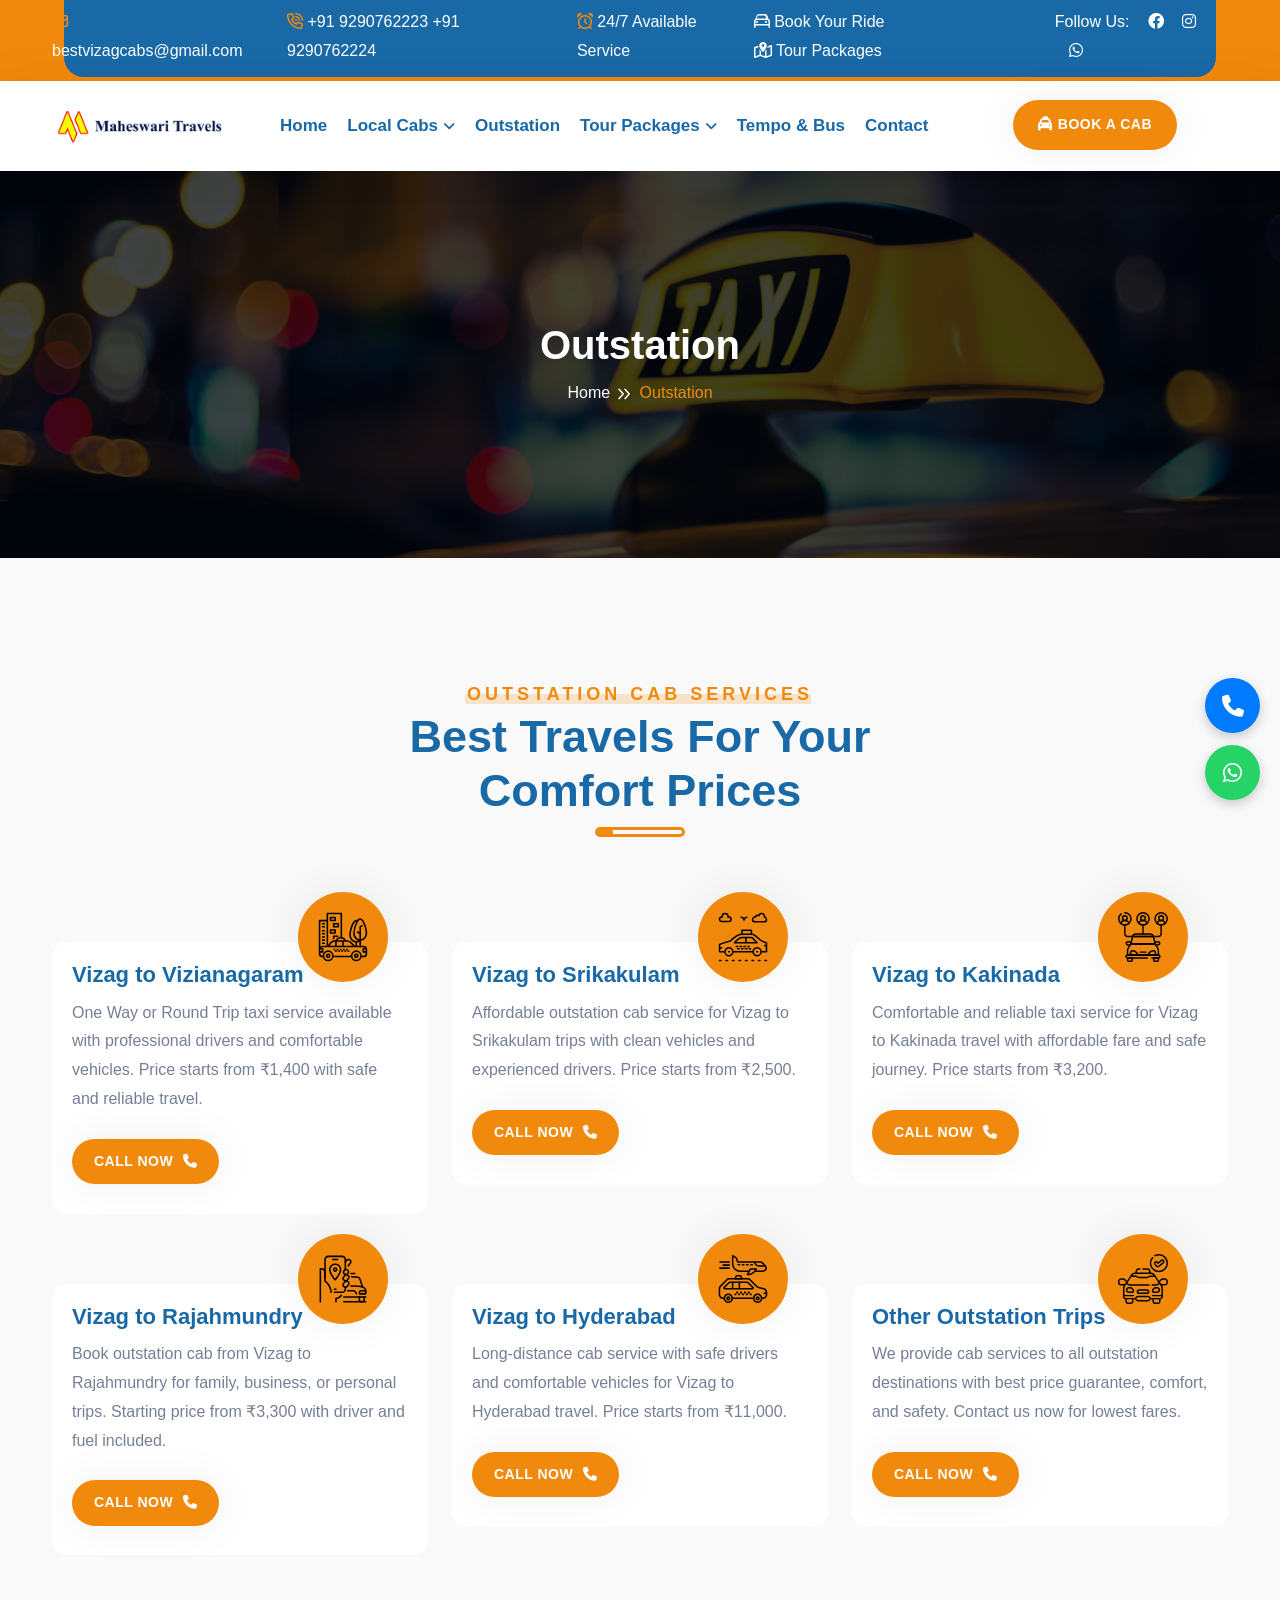
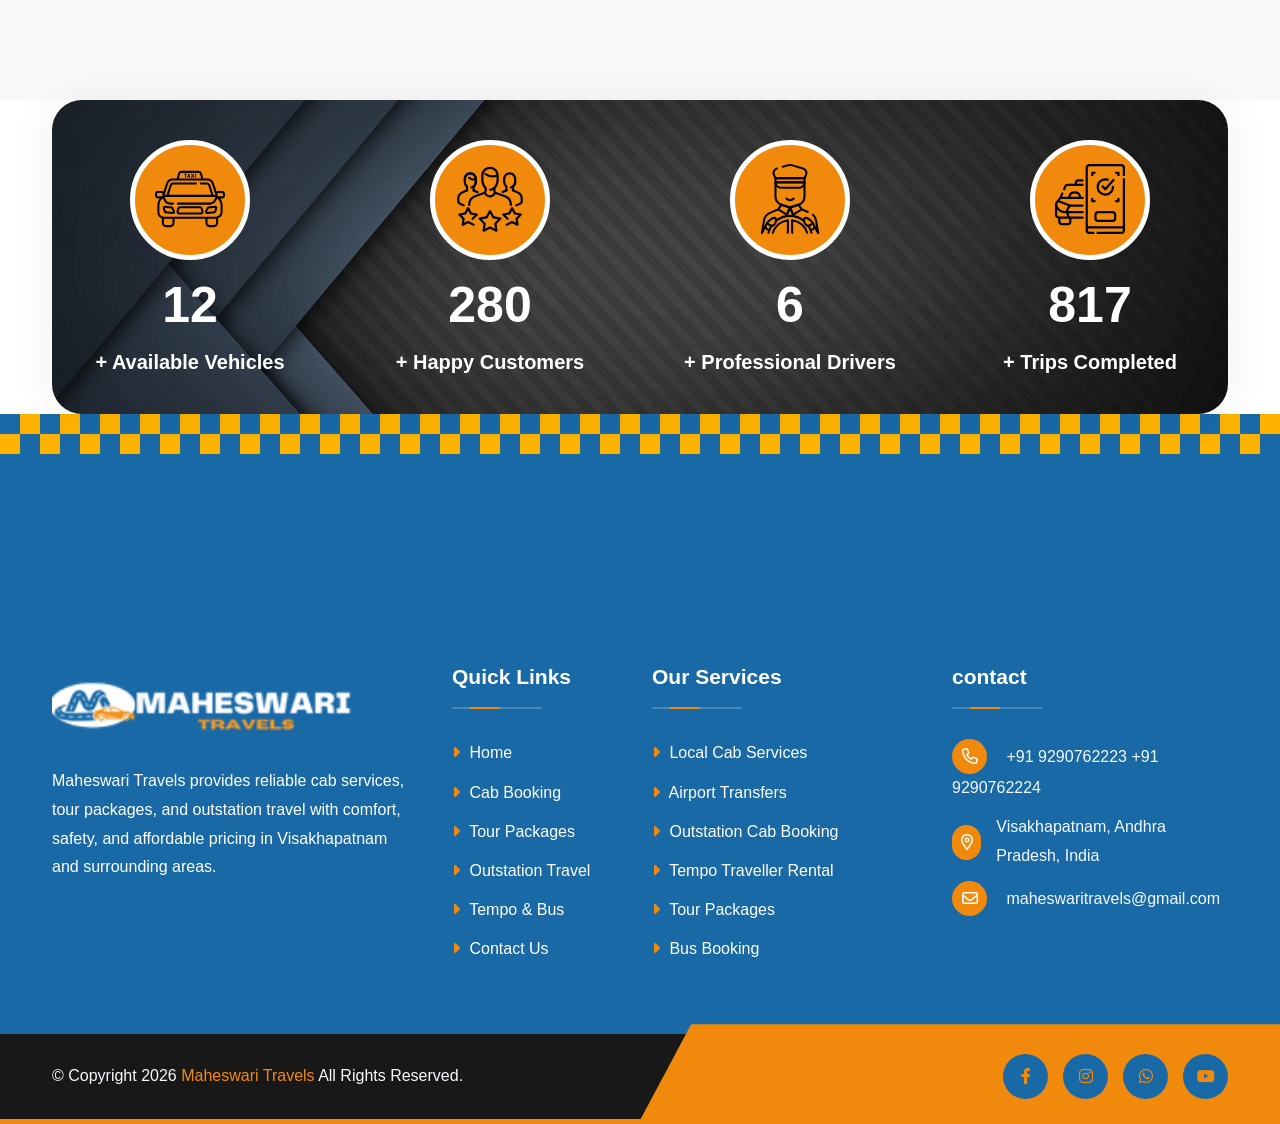
<file: outstation.html>
<!DOCTYPE html>
<html lang="en">


<!-- Mirrored from 69d4ef9ae2f28f1611009f88--unrivaled-brioche-5eaf4f.netlify.app/outstation by HTTrack Website Copier/3.x [XR&CO'2014], Fri, 12 Jun 2026 04:53:55 GMT -->
<!-- Added by HTTrack --><meta http-equiv="content-type" content="text/html;charset=UTF-8" /><!-- /Added by HTTrack -->
<head>
    <!-- meta tags -->
<meta charset="UTF-8">
<meta http-equiv="X-UA-Compatible" content="IE=edge">
<meta name="viewport" content="width=device-width, initial-scale=1.0">
<meta name="description" content="Maheswari Travels offers reliable and affordable cab services in Visakhapatnam (Vizag). Book local taxi, outstation cabs, Vizag to Araku tour packages, airport pickup & drop with professional drivers. 24/7 customer support available.">
<meta name="keywords" content="Maheswari Travels, cab services in Vizag, taxi service Visakhapatnam, Vizag to Araku cab, Araku tour packages, local cab services Vizag, airport taxi Vizag, outstation cab booking, best cab services Vizag, car rental Vizag">
<title> Maheswari Travels | Best Cab Services in Vizag & Araku Tour Packages</title>


    <!-- favicon -->
    <link rel="icon" type="image/png" href="assets/img/logo/favicon-1.png">

    <!-- css -->
    <link rel="stylesheet" href="assets/css/bootstrap.min-1.css">
    <link rel="stylesheet" href="assets/css/all-fontawesome.min-1.css">
    <link rel="stylesheet" href="assets/css/animate.min-1.css">
    <link rel="stylesheet" href="assets/css/magnific-popup.min-1.css">
    <link rel="stylesheet" href="assets/css/owl.carousel.min-1.css">
    <link rel="stylesheet" href="assets/css/jquery-ui.min-1.css">
    <link rel="stylesheet" href="assets/css/jquery.timepicker.min-1.css">
    <link rel="stylesheet" href="assets/css/nice-select.min-1.css">
    <link rel="stylesheet" href="assets/css/style-1.css">

</head>

<body class="home-2">

    <!-- preloader -->
    <div class="preloader">
        <div class="loader-ripple">
            <div></div>
            <div></div>
        </div>
    </div>
    <!-- preloader end -->


    <!-- header area -->
    <header class="header">
        <!-- top header -->
    <div class="header-top">
    <div class="container">
        <div class="header-top-wrapper">
            <div class="header-top-left">
                <div class="header-top-contact">
                    <ul>
                        <li>
                            <a href="mailto:bestvizagcabs@gmail.com">
                                <i class="far fa-envelope"></i>
                                bestvizagcabs@gmail.com
                            </a>
                        </li>
                        <li>
                            <a href="tel:+919290762223">
                                <i class="far fa-phone-volume"></i>
                                +91 9290762223  
+91 9290762224 
                            </a>
                        </li>
                        <li>
                            <a href="#">
                                <i class="far fa-alarm-clock"></i>
                                24/7 Available Service
                            </a>
                        </li>
                    </ul>
                </div>
            </div>

            <div class="header-top-right">

                <div class="header-top-link">
                    <a href='cab-booking.html'>
                        <i class="far fa-car"></i> Book Your Ride
                    </a>
                    <a href='tour-packages.html'>
                        <i class="far fa-map-location-dot"></i> Tour Packages
                    </a>
                </div>

                <div class="header-top-social">
                    <span>Follow Us: </span>
                    <a href="#"><i class="fab fa-facebook"></i></a>
                    <a href="#"><i class="fab fa-instagram"></i></a>
                    <a href="#"><i class="fab fa-whatsapp"></i></a>
                </div>

            </div>
        </div>
    </div>
</div>

        <div class="main-navigation">
            <nav class="navbar navbar-expand-lg">
                <div class="container position-relative">
                    <a class="navbar-brand" href="index-1.html">
                        <img src="assets/img/logo/logo-1.png" alt="logo">
                    </a>
                    <div class="mobile-menu-right">
                        <div class="search-btn">
                            <button type="button" class="nav-right-link"><i class="far fa-search"></i></button>
                        </div>
                        <button class="navbar-toggler" type="button" data-bs-toggle="collapse" data-bs-target="#main_nav" aria-expanded="false" aria-label="Toggle navigation">
                            <span class="navbar-toggler-mobile-icon"><i class="far fa-bars"></i></span>
                        </button>
                    </div>
                    <div class="collapse navbar-collapse" id="main_nav">
                        <ul class="navbar-nav">
                             <li class="nav-item"><a class='nav-link' href='index.html'>Home</a></li>
                            <li class="nav-item dropdown">
                                <a class="nav-link dropdown-toggle" href="#" data-bs-toggle="dropdown">Local Cabs</a>
                                <ul class="dropdown-menu fade-down">
                                    <li><a class='dropdown-item' href='cab-booking.html'>Local Cab Services (Vizag)</a></li>
                                    <li><a class='dropdown-item' href='cab-booking.html'>Airport Pickup & Drop</a></li>
                                    <li><a class='dropdown-item' href='cab-booking.html'>One Way Cab Booking</a></li>
                                </ul>
                            </li>
                             <li class="nav-item"><a class='nav-link' href='outstation.html'>Outstation</a></li>
                            <li class="nav-item dropdown">
                                <a class="nav-link dropdown-toggle" href="tour-packages.html" data-bs-toggle="dropdown">Tour Packages</a>
                                <ul class="dropdown-menu fade-down">
                                    <li><a class='dropdown-item' href='araku-tour.html'>Araku Tour Package</a></li>
                                    <li><a class='dropdown-item' href='tour-packages.html'>Vizag to Lambasingi</a></li>
                                    <li><a class='dropdown-item' href='tour-packages.html'>Custom Outstation Trips</a></li>
                                </ul>
                            </li>
                           
                           
                            <li class="nav-item"><a class='nav-link' href='tempo-bus.html'>Tempo & Bus</a></li>
                            <li class="nav-item"><a class='nav-link' href='contact.html'>Contact</a></li>
                        </ul>
                        <div class="nav-right">
                            <div class="search-btn">
                                <button type="button" class="nav-right-link"><i class="far fa-search"></i></button>
                            </div>
                            <div class="nav-right-btn mt-2">
                                <a href="#" class="theme-btn"><span class="fas fa-taxi"></span>Book A Cab</a>
                            </div>
                            <div class="sidebar-btn">
                                <button type="button" class="nav-right-link"><i class="far fa-bars-filter"></i></button>
                            </div>
                        </div>
                    </div>
                    <!-- search area -->
                    <div class="search-area">
                        <form action="#">
                            <div class="form-group">
                                <input type="text" class="form-control" placeholder="Type Keyword...">
                                <button type="submit" class="search-icon-btn"><i class="far fa-search"></i></button>
                            </div>
                        </form>
                    </div>
                    <!-- search area end -->
                </div>
            </nav>
        </div>
    </header>
    <!-- header area end -->


    <!-- sidebar-popup -->
    <div class="sidebar-popup">
        <div class="sidebar-wrapper">
            <div class="sidebar-content">
                <button type="button" class="close-sidebar-popup"><i class="far fa-xmark"></i></button>
                <div class="sidebar-logo">
                    <img src="assets/img/logo/logo-1.png" alt="">
                </div>
                <div class="sidebar-about">
                    <h4>About Us</h4>
                    <p> aheswari Travels provides reliable and affordable cab services in Visakhapatnam. We specialize in local trips, outstation journeys, airport transfers, and tour packages with professional drivers and well-maintained vehicles to ensure a safe and comfortable travel experience.</p>
                </div>
                <div class="sidebar-contact">
                    <h4>Contact Info</h4>
                    <ul>
                        <li>
                            <h6>Email</h6>
                            <a href="#"><i class="far fa-envelope"></i><span class="__cf_email__" data-cfemail="bdd4d3dbd2fdd8c5dcd0cdd1d893ded2d0">bestvizagcabs@gmail.com</span></a>
                        </li>
                        <li>
                            <h6>Phone</h6>
                            <a href="tel:+21236547898"><i class="far fa-phone"></i>+91 9290762223  
+91 9290762224 </a>
                        </li>
                        <li>
                            <h6>Address</h6>
                            <a href="#"><i class="far fa-location-dot"></i>D.no : 25-1-120/1, Phase-2, Vuda Colony, Pedagantyada, Visakhapatnam – 530044</a>
                        </li>
                    </ul>
                </div>
                <div class="sidebar-social">
                    <h4>Follow Us</h4>
                    <a href="#"><i class="fab fa-facebook"></i></a>
                    <a href="#"><i class="fab fa-twitter"></i></a>
                    <a href="#"><i class="fab fa-instagram"></i></a>
                    <a href="#"><i class="fab fa-linkedin"></i></a>
                </div>
            </div>
        </div>
    </div>
    <!-- sidebar-popup end -->


    <main class="main">

          <!-- breadcrumb -->
        <div class="site-breadcrumb" style="background: url(assets/img/breadcrumb/01.jpg)">
            <div class="container">
                <h2 class="breadcrumb-title">Outstation</h2>
                <ul class="breadcrumb-menu">
                    <li><a href='index.html'>Home</a></li>
                    <li class="active">
Outstation</li>
                </ul>
            </div>
        </div>
        <!-- breadcrumb end -->

      



     <div class="service-area bg py-120">
    <div class="container">

        <div class="row">
            <div class="col-lg-6 mx-auto">
                <div class="site-heading text-center">
                    <span class="site-title-tagline">Outstation Cab Services</span>
                    <h2 class="site-title">Best Travels for Your Comfort Prices</h2>
                    <div class="heading-divider"></div>
                </div>
            </div>
        </div>

        <div class="row">

            <!-- Vizag to Vizianagaram -->
            <div class="col-md-6 col-lg-4">
                <div class="service-item wow fadeInUp">
                    <div class="service-icon">
                        <img src="assets/img/icon/city-taxi.svg" alt="">
                    </div>
                    <div class="service-content">
                        <h3 class="service-title">
                            <a href="#">Vizag to Vizianagaram</a>
                        </h3>
                        <p class="service-text">
                            One Way or Round Trip taxi service available with professional drivers and comfortable vehicles.  
                            Price starts from ₹1,400 with safe and reliable travel.
                        </p>
                        <div class="service-arrow">
                            <a href="tel:+919290762223" class="theme-btn">
                                Call Now <i class="fas fa-phone"></i>
                            </a>
                        </div>
                    </div>
                </div>
            </div>

            <!-- Vizag to Srikakulam -->
            <div class="col-md-6 col-lg-4">
                <div class="service-item wow fadeInUp">
                    <div class="service-icon">
                        <img src="assets/img/icon/taxi.svg" alt="">
                    </div>
                    <div class="service-content">
                        <h3 class="service-title">
                            <a href="#">Vizag to Srikakulam</a>
                        </h3>
                        <p class="service-text">
                            Affordable outstation cab service for Vizag to Srikakulam trips with clean vehicles and experienced drivers.  
                            Price starts from ₹2,500.
                        </p>
                        <div class="service-arrow">
                            <a href="tel:+919290762223" class="theme-btn">
                                Call Now <i class="fas fa-phone"></i>
                            </a>
                        </div>
                    </div>
                </div>
            </div>

            <!-- Vizag to Kakinada -->
            <div class="col-md-6 col-lg-4">
                <div class="service-item wow fadeInUp">
                    <div class="service-icon">
                        <img src="assets/img/icon/business.svg" alt="">
                    </div>
                    <div class="service-content">
                        <h3 class="service-title">
                            <a href="#">Vizag to Kakinada</a>
                        </h3>
                        <p class="service-text">
                            Comfortable and reliable taxi service for Vizag to Kakinada travel with affordable fare and safe journey.  
                            Price starts from ₹3,200.
                        </p>
                        <div class="service-arrow">
                            <a href="tel:+919290762223" class="theme-btn">
                                Call Now <i class="fas fa-phone"></i>
                            </a>
                        </div>
                    </div>
                </div>
            </div>

            <!-- Vizag to Rajahmundry -->
            <div class="col-md-6 col-lg-4">
                <div class="service-item wow fadeInUp">
                    <div class="service-icon">
                        <img src="assets/img/icon/taxi-booking-1.svg" alt="">
                    </div>
                    <div class="service-content">
                        <h3 class="service-title">
                            <a href="#">Vizag to Rajahmundry</a>
                        </h3>
                        <p class="service-text">
                            Book outstation cab from Vizag to Rajahmundry for family, business, or personal trips.  
                            Starting price from ₹3,300 with driver and fuel included.
                        </p>
                        <div class="service-arrow">
                            <a href="tel:+919290762223" class="theme-btn">
                                Call Now <i class="fas fa-phone"></i>
                            </a>
                        </div>
                    </div>
                </div>
            </div>

            <!-- Vizag to Hyderabad -->
            <div class="col-md-6 col-lg-4">
                <div class="service-item wow fadeInUp">
                    <div class="service-icon">
                        <img src="assets/img/icon/airport.svg" alt="">
                    </div>
                    <div class="service-content">
                        <h3 class="service-title">
                            <a href="#">Vizag to Hyderabad</a>
                        </h3>
                        <p class="service-text">
                            Long-distance cab service with safe drivers and comfortable vehicles for Vizag to Hyderabad travel.  
                            Price starts from ₹11,000.
                        </p>
                        <div class="service-arrow">
                            <a href="tel:+919290762223" class="theme-btn">
                                Call Now <i class="fas fa-phone"></i>
                            </a>
                        </div>
                    </div>
                </div>
            </div>

            <!-- Other Outstations -->
            <div class="col-md-6 col-lg-4">
                <div class="service-item wow fadeInUp">
                    <div class="service-icon">
                        <img src="assets/img/icon/taxi-2.svg" alt="">
                    </div>
                    <div class="service-content">
                        <h3 class="service-title">
                            <a href="#">Other Outstation Trips</a>
                        </h3>
                        <p class="service-text">
                            We provide cab services to all outstation destinations with best price guarantee, comfort, and safety.  
                            Contact us now for lowest fares.
                        </p>
                        <div class="service-arrow">
                            <a href="tel:+919290762223" class="theme-btn">
                                Call Now <i class="fas fa-phone"></i>
                            </a>
                        </div>
                    </div>
                </div>
            </div>

        </div>

    </div>
</div>





     

      



            <!-- counter area -->
      <div class="counter-area">
    <div class="container">
        <div class="counter-wrapper mb-0">
            <div class="row">

                <div class="col-lg-3 col-sm-6">
                    <div class="counter-box">
                        <div class="icon">
                            <img src="assets/img/icon/taxi-1-1.svg" alt="">
                        </div>
                        <div>
                            <span class="counter" data-count="+" data-to="50" data-speed="3000">50</span>
                            <h6 class="title">+ Available Vehicles</h6>
                        </div>
                    </div>
                </div>

                <div class="col-lg-3 col-sm-6">
                    <div class="counter-box">
                        <div class="icon">
                            <img src="assets/img/icon/happy-1.svg" alt="">
                        </div>
                        <div>
                            <span class="counter" data-count="+" data-to="1200" data-speed="3000">1200</span>
                            <h6 class="title">+ Happy Customers</h6>
                        </div>
                    </div>
                </div>

                <div class="col-lg-3 col-sm-6">
                    <div class="counter-box">
                        <div class="icon">
                            <img src="assets/img/icon/driver-1.svg" alt="">
                        </div>
                        <div>
                            <span class="counter" data-count="+" data-to="25" data-speed="3000">25</span>
                            <h6 class="title">+ Professional Drivers</h6>
                        </div>
                    </div>
                </div>

                <div class="col-lg-3 col-sm-6">
                    <div class="counter-box">
                        <div class="icon">
                            <img src="assets/img/icon/trip-1.svg" alt="">
                        </div>
                        <div>
                            <span class="counter" data-count="+" data-to="3500" data-speed="3000">3500</span>
                            <h6 class="title">+ Trips Completed</h6>
                        </div>
                    </div>
                </div>

            </div>
        </div>
    </div>
</div>

        <!-- counter area end -->

    </main>

<!-- Floating Contact Buttons -->
<div class="floating-contact">

    <!-- Call Button -->
    <a href="tel:+919290762224" class="float-call" title="Call Now">
        <i class="fas fa-phone"></i>
    </a>

    <!-- WhatsApp Button -->
    <a href="https://wa.me/919290762224" target="_blank" class="float-whatsapp" title="WhatsApp">
        <i class="fab fa-whatsapp"></i>
    </a>

</div>

    <!-- footer area -->
  <footer class="footer-area">
    <div class="footer-widget">
        <div class="container">
            <div class="row footer-widget-wrapper pt-100 pb-50">

                <!-- About -->
                <div class="col-md-6 col-lg-4">
                    <div class="footer-widget-box about-us">
                        <a href="#" class="footer-logo">
                            <img src="assets/img/logo/logo-light-1.png" alt="Maheswari Travels">
                        </a>
                        <p class="mb-3">
                            Maheswari Travels provides reliable cab services, tour packages, and outstation travel with comfort, safety, and affordable pricing in Visakhapatnam and surrounding areas.
                        </p>
                       
                    </div>
                </div>

                <!-- Quick Links -->
                <div class="col-md-6 col-lg-2">
                    <div class="footer-widget-box list">
                        <h4 class="footer-widget-title">Quick Links</h4>
                        <ul class="footer-list">
                            <li><a href="about.html"><i class="fas fa-caret-right"></i> Home</a></li>
                            <li><a href='cab-booking.html'><i class="fas fa-caret-right"></i> Cab Booking</a></li>
                            <li><a href='tour-packages.html'><i class="fas fa-caret-right"></i> Tour Packages</a></li>
                            <li><a href='outstation.html'><i class="fas fa-caret-right"></i> Outstation Travel</a></li>
                            <li><a href='outstation.html'><i class="fas fa-caret-right"></i> 
Tempo & Bus</a></li>
                            <li><a href='contact.html'><i class="fas fa-caret-right"></i> Contact Us</a></li>
                        </ul>
                    </div>
                </div>

                <!-- Support -->
                <div class="col-md-6 col-lg-3">
                    <div class="footer-widget-box list">
                        <h4 class="footer-widget-title">Our Services</h4>
                        <ul class="footer-list">
                            <li><a href="#"><i class="fas fa-caret-right"></i> Local Cab Services</a></li>
                            <li><a href="#"><i class="fas fa-caret-right"></i> Airport Transfers</a></li>
                            <li><a href="#"><i class="fas fa-caret-right"></i> Outstation Cab Booking</a></li>
                            <li><a href="#"><i class="fas fa-caret-right"></i> Tempo Traveller Rental</a></li>
                            <li><a href="#"><i class="fas fa-caret-right"></i> Tour Packages</a></li>
                            <li><a href="#"><i class="fas fa-caret-right"></i> Bus Booking</a></li>
                        </ul>
                    </div>
                </div>

                <!-- Newsletter -->
                <div class="col-md-6 col-lg-3">
                    <div class="footer-widget-box list">
                        <h4 class="footer-widget-title">contact</h4>
                        <div class="footer-newsletter">
                            <ul class="footer-contact">
                            <li>
                                <a href="tel:+919290762223">
                                    <i class="far fa-phone"></i> +91 9290762223  
+91 9290762224 
                                </a>
                            </li>
                            <li>
                                <i class="far fa-map-marker-alt"></i> Visakhapatnam, Andhra Pradesh, India
                            </li>
                            <li>
                                <a href="mailto:maheswaritravels@gmail.com">
                                    <i class="far fa-envelope"></i> maheswaritravels@gmail.com
                                </a>
                            </li>
                        </ul>
                        </div>
                    </div>
                </div>

            </div>
        </div>
    </div>

    <!-- Copyright -->
    <div class="copyright">
        <div class="container">
            <div class="row">

                <div class="col-md-6 align-self-center">
                    <p class="copyright-text">
                        &copy; Copyright <span id="date"></span> 
                        <a href="#"> Maheswari Travels </a> All Rights Reserved.
                    </p>
                </div>

                <div class="col-md-6 align-self-center">
                    <ul class="footer-social">
                        <li><a href="#"><i class="fab fa-facebook-f"></i></a></li>
                        <li><a href="#"><i class="fab fa-instagram"></i></a></li>
                        <li><a href="#"><i class="fab fa-whatsapp"></i></a></li>
                        <li><a href="#"><i class="fab fa-youtube"></i></a></li>
                    </ul>
                </div>

            </div>
        </div>
    </div>

</footer>

    <!-- footer area end -->



    <!-- scroll-top -->
    <a href="#" id="scroll-top"><i class="far fa-arrow-up"></i></a>
    <!-- scroll-top end -->


    <!-- js -->
    <script data-cfasync="false" src="cdn-cgi/scripts/5c5dd728/cloudflare-static/email-decode.min.html"></script><script src="assets/js/jquery-3.6.0.min-1.js"></script>
    <script src="assets/js/modernizr.min-1.js"></script>
    <script src="assets/js/bootstrap.bundle.min-1.js"></script>
    <script src="assets/js/imagesloaded.pkgd.min-1.js"></script>
    <script src="assets/js/jquery.magnific-popup.min-1.js"></script>
    <script src="assets/js/isotope.pkgd.min-1.js"></script>
    <script src="assets/js/jquery.appear.min-1.js"></script>
    <script src="assets/js/jquery.easing.min-1.js"></script>
    <script src="assets/js/owl.carousel.min-1.js"></script>
    <script src="assets/js/counter-up-1.js"></script>
    <script src="assets/js/jquery-ui.min-1.js"></script>
    <script src="assets/js/jquery.timepicker.min-1.js"></script>
    <script src="assets/js/jquery.nice-select.min-1.js"></script>
    <script src="assets/js/wow.min-1.js"></script>
    <script src="assets/js/main-1.js"></script>

<script defer="" src="beacon.min.js/vcd15cbe7772f49c399c6a5babf22c1241717689176015-1.html" integrity="sha512-ZpsOmlRQV6y907TI0dKBHq9Md29nnaEIPlkf84rnaERnq6zvWvPUqr2ft8M1aS28oN72PdrCzSjY4U6VaAw1EQ==" data-cf-beacon='{"version":"2024.11.0","token":"1190e059c5bc497bafd35e121aae37b1","r":1,"server_timing":{"name":{"cfCacheStatus":true,"cfEdge":true,"cfExtPri":true,"cfL4":true,"cfOrigin":true,"cfSpeedBrain":true},"location_startswith":null}}' crossorigin="anonymous"></script>
</body>


<!-- Mirrored from 69d4ef9ae2f28f1611009f88--unrivaled-brioche-5eaf4f.netlify.app/outstation by HTTrack Website Copier/3.x [XR&CO'2014], Fri, 12 Jun 2026 04:53:58 GMT -->
</html>
</file>
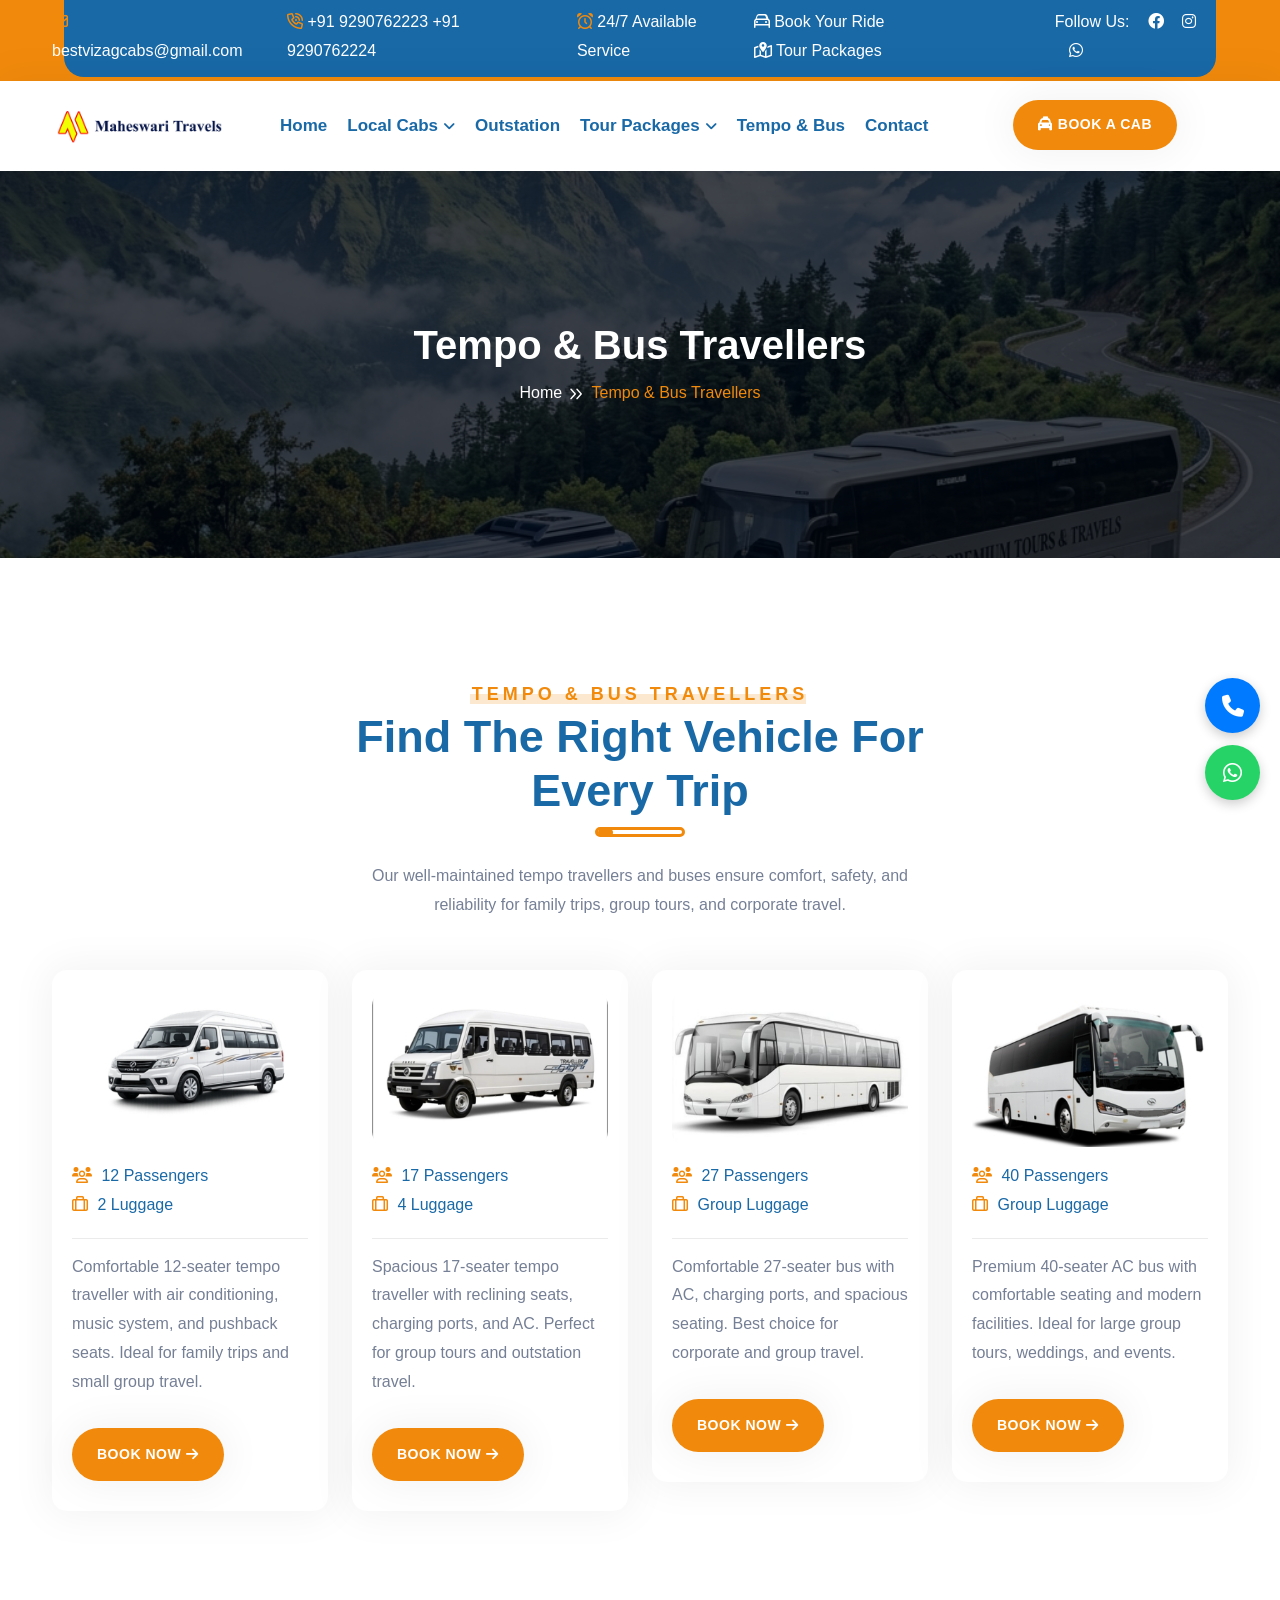
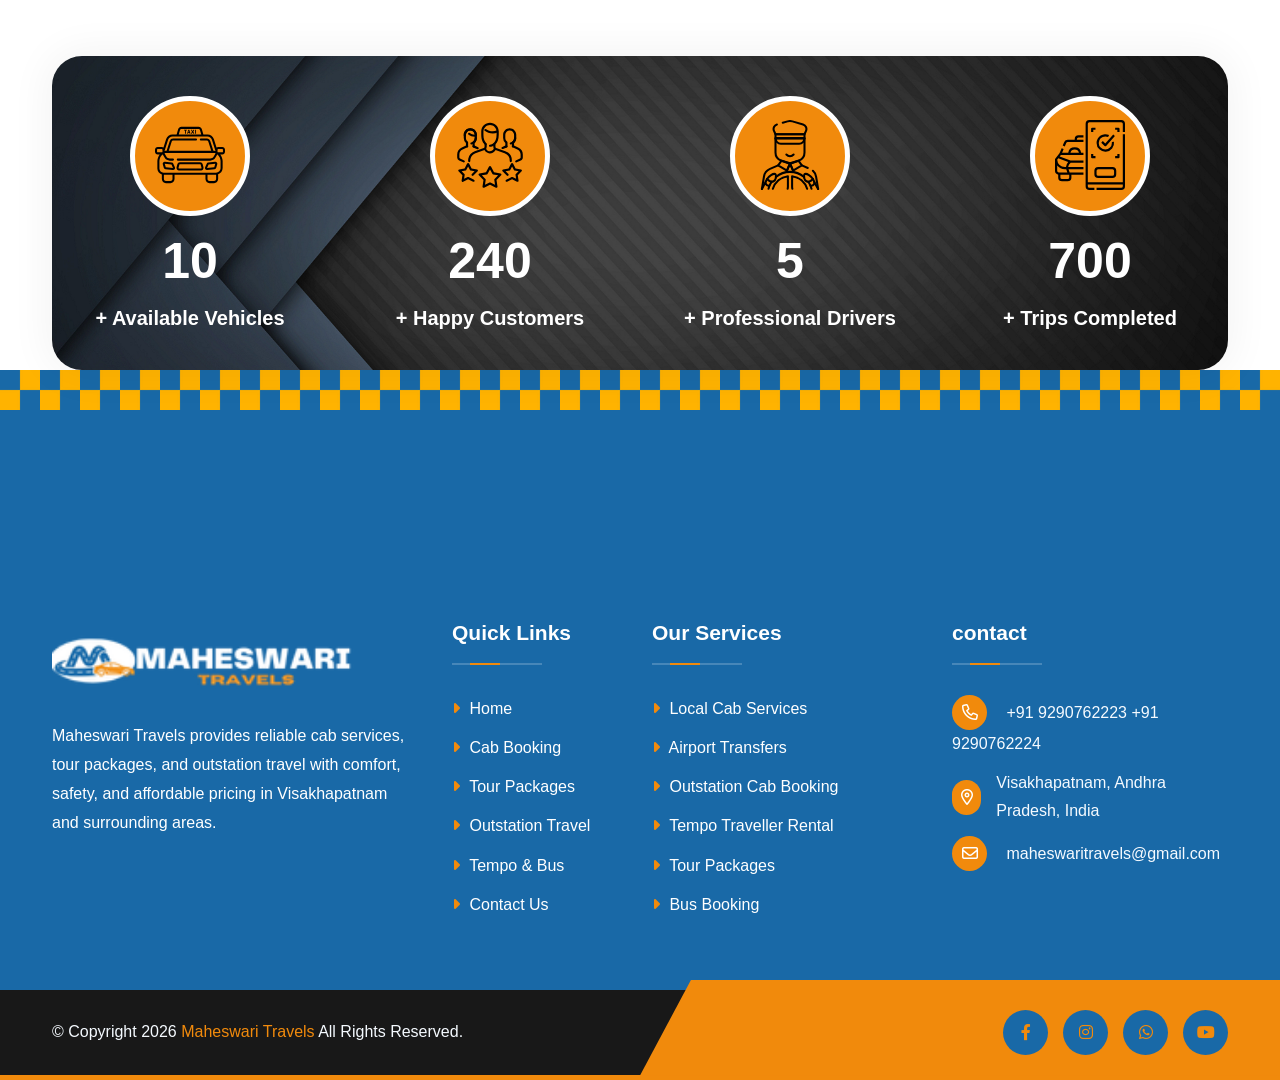
<file: tempo-bus.html>
<!DOCTYPE html>
<html lang="en">


<!-- Mirrored from 69d4ef9ae2f28f1611009f88--unrivaled-brioche-5eaf4f.netlify.app/tempo-bus by HTTrack Website Copier/3.x [XR&CO'2014], Fri, 12 Jun 2026 04:53:59 GMT -->
<!-- Added by HTTrack --><meta http-equiv="content-type" content="text/html;charset=UTF-8" /><!-- /Added by HTTrack -->
<head>
    <!-- meta tags -->
<meta charset="UTF-8">
<meta http-equiv="X-UA-Compatible" content="IE=edge">
<meta name="viewport" content="width=device-width, initial-scale=1.0">
<meta name="description" content="Maheswari Travels offers reliable and affordable cab services in Visakhapatnam (Vizag). Book local taxi, outstation cabs, Vizag to Araku tour packages, airport pickup & drop with professional drivers. 24/7 customer support available.">
<meta name="keywords" content="Maheswari Travels, cab services in Vizag, taxi service Visakhapatnam, Vizag to Araku cab, Araku tour packages, local cab services Vizag, airport taxi Vizag, outstation cab booking, best cab services Vizag, car rental Vizag">
<title> Maheswari Travels | Best Cab Services in Vizag & Araku Tour Packages</title>


    <!-- favicon -->
    <link rel="icon" type="image/png" href="assets/img/logo/favicon-1.png">

    <!-- css -->
    <link rel="stylesheet" href="assets/css/bootstrap.min-1.css">
    <link rel="stylesheet" href="assets/css/all-fontawesome.min-1.css">
    <link rel="stylesheet" href="assets/css/animate.min-1.css">
    <link rel="stylesheet" href="assets/css/magnific-popup.min-1.css">
    <link rel="stylesheet" href="assets/css/owl.carousel.min-1.css">
    <link rel="stylesheet" href="assets/css/jquery-ui.min-1.css">
    <link rel="stylesheet" href="assets/css/jquery.timepicker.min-1.css">
    <link rel="stylesheet" href="assets/css/nice-select.min-1.css">
    <link rel="stylesheet" href="assets/css/style-1.css">

</head>

<body class="home-2">

    <!-- preloader -->
    <div class="preloader">
        <div class="loader-ripple">
            <div></div>
            <div></div>
        </div>
    </div>
    <!-- preloader end -->


    <!-- header area -->
    <header class="header">
        <!-- top header -->
    <div class="header-top">
    <div class="container">
        <div class="header-top-wrapper">
            <div class="header-top-left">
                <div class="header-top-contact">
                    <ul>
                        <li>
                            <a href="mailto:bestvizagcabs@gmail.com">
                                <i class="far fa-envelope"></i>
                                bestvizagcabs@gmail.com
                            </a>
                        </li>
                        <li>
                            <a href="tel:+919290762223">
                                <i class="far fa-phone-volume"></i>
                                +91 9290762223  
+91 9290762224 
                            </a>
                        </li>
                        <li>
                            <a href="#">
                                <i class="far fa-alarm-clock"></i>
                                24/7 Available Service
                            </a>
                        </li>
                    </ul>
                </div>
            </div>

            <div class="header-top-right">

                <div class="header-top-link">
                    <a href='cab-booking.html'>
                        <i class="far fa-car"></i> Book Your Ride
                    </a>
                    <a href='tour-packages.html'>
                        <i class="far fa-map-location-dot"></i> Tour Packages
                    </a>
                </div>

                <div class="header-top-social">
                    <span>Follow Us: </span>
                    <a href="#"><i class="fab fa-facebook"></i></a>
                    <a href="#"><i class="fab fa-instagram"></i></a>
                    <a href="#"><i class="fab fa-whatsapp"></i></a>
                </div>

            </div>
        </div>
    </div>
</div>

        <div class="main-navigation">
            <nav class="navbar navbar-expand-lg">
                <div class="container position-relative">
                    <a class="navbar-brand" href="index-1.html">
                        <img src="assets/img/logo/logo-1.png" alt="logo">
                    </a>
                    <div class="mobile-menu-right">
                        <div class="search-btn">
                            <button type="button" class="nav-right-link"><i class="far fa-search"></i></button>
                        </div>
                        <button class="navbar-toggler" type="button" data-bs-toggle="collapse" data-bs-target="#main_nav" aria-expanded="false" aria-label="Toggle navigation">
                            <span class="navbar-toggler-mobile-icon"><i class="far fa-bars"></i></span>
                        </button>
                    </div>
                    <div class="collapse navbar-collapse" id="main_nav">
                        <ul class="navbar-nav">
                             <li class="nav-item"><a class='nav-link' href='index.html'>Home</a></li>
                            <li class="nav-item dropdown">
                                <a class="nav-link dropdown-toggle" href="#" data-bs-toggle="dropdown">Local Cabs</a>
                                <ul class="dropdown-menu fade-down">
                                    <li><a class='dropdown-item' href='cab-booking.html'>Local Cab Services (Vizag)</a></li>
                                    <li><a class='dropdown-item' href='cab-booking.html'>Airport Pickup & Drop</a></li>
                                    <li><a class='dropdown-item' href='cab-booking.html'>One Way Cab Booking</a></li>
                                </ul>
                            </li>
                             <li class="nav-item"><a class='nav-link' href='outstation.html'>Outstation</a></li>
                            <li class="nav-item dropdown">
                                <a class="nav-link dropdown-toggle" href="tour-packages.html" data-bs-toggle="dropdown">Tour Packages</a>
                                <ul class="dropdown-menu fade-down">
                                    <li><a class='dropdown-item' href='araku-tour.html'>Araku Tour Package</a></li>
                                    <li><a class='dropdown-item' href='tour-packages.html'>Vizag to Lambasingi</a></li>
                                    <li><a class='dropdown-item' href='tour-packages.html'>Custom Outstation Trips</a></li>
                                </ul>
                            </li>
                           
                           
                            <li class="nav-item"><a class='nav-link' href='tempo-bus.html'>Tempo & Bus</a></li>
                            <li class="nav-item"><a class='nav-link' href='contact.html'>Contact</a></li>
                        </ul>
                        <div class="nav-right">
                            <div class="search-btn">
                                <button type="button" class="nav-right-link"><i class="far fa-search"></i></button>
                            </div>
                            <div class="nav-right-btn mt-2">
                                <a href="#" class="theme-btn"><span class="fas fa-taxi"></span>Book A Cab</a>
                            </div>
                            <div class="sidebar-btn">
                                <button type="button" class="nav-right-link"><i class="far fa-bars-filter"></i></button>
                            </div>
                        </div>
                    </div>
                    <!-- search area -->
                    <div class="search-area">
                        <form action="#">
                            <div class="form-group">
                                <input type="text" class="form-control" placeholder="Type Keyword...">
                                <button type="submit" class="search-icon-btn"><i class="far fa-search"></i></button>
                            </div>
                        </form>
                    </div>
                    <!-- search area end -->
                </div>
            </nav>
        </div>
    </header>
    <!-- header area end -->


    <!-- sidebar-popup -->
    <div class="sidebar-popup">
        <div class="sidebar-wrapper">
            <div class="sidebar-content">
                <button type="button" class="close-sidebar-popup"><i class="far fa-xmark"></i></button>
                <div class="sidebar-logo">
                    <img src="assets/img/logo/logo-1.png" alt="">
                </div>
                <div class="sidebar-about">
                    <h4>About Us</h4>
                    <p> aheswari Travels provides reliable and affordable cab services in Visakhapatnam. We specialize in local trips, outstation journeys, airport transfers, and tour packages with professional drivers and well-maintained vehicles to ensure a safe and comfortable travel experience.</p>
                </div>
                <div class="sidebar-contact">
                    <h4>Contact Info</h4>
                    <ul>
                        <li>
                            <h6>Email</h6>
                            <a href="#"><i class="far fa-envelope"></i><span class="__cf_email__" data-cfemail="bdd4d3dbd2fdd8c5dcd0cdd1d893ded2d0">bestvizagcabs@gmail.com</span></a>
                        </li>
                        <li>
                            <h6>Phone</h6>
                            <a href="tel:+21236547898"><i class="far fa-phone"></i>+91 9290762223  
+91 9290762224 </a>
                        </li>
                        <li>
                            <h6>Address</h6>
                            <a href="#"><i class="far fa-location-dot"></i>D.no : 25-1-120/1, Phase-2, Vuda Colony, Pedagantyada, Visakhapatnam – 530044</a>
                        </li>
                    </ul>
                </div>
                <div class="sidebar-social">
                    <h4>Follow Us</h4>
                    <a href="#"><i class="fab fa-facebook"></i></a>
                    <a href="#"><i class="fab fa-twitter"></i></a>
                    <a href="#"><i class="fab fa-instagram"></i></a>
                    <a href="#"><i class="fab fa-linkedin"></i></a>
                </div>
            </div>
        </div>
    </div>
    <!-- sidebar-popup end -->


    <main class="main">

          <!-- breadcrumb -->
        <div class="site-breadcrumb" style="background: url('assets/img/breadcrumb/tempo-bus-bg.png')">
            <div class="container">
                <h2 class="breadcrumb-title">
Tempo & Bus Travellers</h2>
                <ul class="breadcrumb-menu">
                    <li><a href='index.html'>Home</a></li>
                    <li class="active">

Tempo & Bus Travellers</li>
                </ul>
            </div>
        </div>
        <!-- breadcrumb end -->

      
<div class="blog-area py-120">
    <div class="container">

        <div class="row">
            <div class="col-lg-6 mx-auto">
                <div class="site-heading text-center">
                    <span class="site-title-tagline"><i class="flaticon-drive"></i> Tempo & Bus Travellers</span>
                    <h2 class="site-title">Find the Right Vehicle for Every Trip</h2>
                    <div class="heading-divider"></div>
                    <p>
                        Our well-maintained tempo travellers and buses ensure comfort, safety, and reliability for family trips, group tours, and corporate travel.
                    </p>
                </div>
            </div>
        </div>

        <div class="row">

            <!-- 12 Seater -->
            <div class="col-md-6 col-lg-3">
                <div class="blog-item wow fadeInUp" data-wow-delay=".25s">
                    <div class="blog-item-img">
                        <img src="assets/img/blog/7.jpg" alt="12 Seater Tempo Traveller">
                    </div>
                    <div class="blog-item-info">
                        <div class="blog-item-meta">
                            <ul>
                                <li><a href="#"><i class="far fa-users"></i> 12 Passengers</a></li>
                                <li><a href="#"><i class="far fa-suitcase"></i> 2 Luggage</a></li>
                            </ul>
                        </div>
                        <p>
                            Comfortable 12-seater tempo traveller with air conditioning, music system, and pushback seats. 
                            Ideal for family trips and small group travel.
                        </p>
                        <a class="theme-btn" href="https://wa.me/919290762223">
                            Book Now<i class="fas fa-arrow-right"></i>
                        </a>
                    </div>
                </div>
            </div>

            <!-- 17 Seater -->
            <div class="col-md-6 col-lg-3">
                <div class="blog-item wow fadeInUp" data-wow-delay=".50s">
                    <div class="blog-item-img">
                        <img src="assets/img/blog/8.jpg" alt="17 Seater Tempo Traveller">
                    </div>
                    <div class="blog-item-info">
                        <div class="blog-item-meta">
                            <ul>
                                <li><a href="#"><i class="far fa-users"></i> 17 Passengers</a></li>
                                <li><a href="#"><i class="far fa-suitcase"></i> 4 Luggage</a></li>
                            </ul>
                        </div>
                        <p>
                            Spacious 17-seater tempo traveller with reclining seats, charging ports, and AC. 
                            Perfect for group tours and outstation travel.
                        </p>
                        <a class="theme-btn" href="https://wa.me/919290762223">
                            Book Now<i class="fas fa-arrow-right"></i>
                        </a>
                    </div>
                </div>
            </div>

            <!-- 27 Seater -->
            <div class="col-md-6 col-lg-3">
                <div class="blog-item wow fadeInUp" data-wow-delay=".75s">
                    <div class="blog-item-img">
                        <img src="assets/img/blog/9.jpg" alt="27 Seater Bus Traveller">
                    </div>
                    <div class="blog-item-info">
                        <div class="blog-item-meta">
                            <ul>
                                <li><a href="#"><i class="far fa-users"></i> 27 Passengers</a></li>
                                <li><a href="#"><i class="far fa-suitcase"></i> Group Luggage</a></li>
                            </ul>
                        </div>
                        <p>
                            Comfortable 27-seater bus with AC, charging ports, and spacious seating. 
                            Best choice for corporate and group travel.
                        </p>
                        <a class="theme-btn" href="https://wa.me/919290762223">
                            Book Now<i class="fas fa-arrow-right"></i>
                        </a>
                    </div>
                </div>
            </div>

            <!-- 40 Seater -->
            <div class="col-md-6 col-lg-3">
                <div class="blog-item wow fadeInUp" data-wow-delay="1s">
                    <div class="blog-item-img">
                        <img src="assets/img/blog/10.jpg" alt="40 Seater Bus Traveller">
                    </div>
                    <div class="blog-item-info">
                        <div class="blog-item-meta">
                            <ul>
                                <li><a href="#"><i class="far fa-users"></i> 40 Passengers</a></li>
                                <li><a href="#"><i class="far fa-suitcase"></i> Group Luggage</a></li>
                            </ul>
                        </div>
                        <p>
                            Premium 40-seater AC bus with comfortable seating and modern facilities. 
                            Ideal for large group tours, weddings, and events.
                        </p>
                        <a class="theme-btn" href="https://wa.me/919290762223">
                            Book Now<i class="fas fa-arrow-right"></i>
                        </a>
                    </div>
                </div>
            </div>

        </div>

    </div>
</div>



 
        <!-- blog area end -->



     

      



            <!-- counter area -->
      <div class="counter-area">
    <div class="container">
        <div class="counter-wrapper mb-0">
            <div class="row">

                <div class="col-lg-3 col-sm-6">
                    <div class="counter-box">
                        <div class="icon">
                            <img src="assets/img/icon/taxi-1-1.svg" alt="">
                        </div>
                        <div>
                            <span class="counter" data-count="+" data-to="50" data-speed="3000">50</span>
                            <h6 class="title">+ Available Vehicles</h6>
                        </div>
                    </div>
                </div>

                <div class="col-lg-3 col-sm-6">
                    <div class="counter-box">
                        <div class="icon">
                            <img src="assets/img/icon/happy-1.svg" alt="">
                        </div>
                        <div>
                            <span class="counter" data-count="+" data-to="1200" data-speed="3000">1200</span>
                            <h6 class="title">+ Happy Customers</h6>
                        </div>
                    </div>
                </div>

                <div class="col-lg-3 col-sm-6">
                    <div class="counter-box">
                        <div class="icon">
                            <img src="assets/img/icon/driver-1.svg" alt="">
                        </div>
                        <div>
                            <span class="counter" data-count="+" data-to="25" data-speed="3000">25</span>
                            <h6 class="title">+ Professional Drivers</h6>
                        </div>
                    </div>
                </div>

                <div class="col-lg-3 col-sm-6">
                    <div class="counter-box">
                        <div class="icon">
                            <img src="assets/img/icon/trip-1.svg" alt="">
                        </div>
                        <div>
                            <span class="counter" data-count="+" data-to="3500" data-speed="3000">3500</span>
                            <h6 class="title">+ Trips Completed</h6>
                        </div>
                    </div>
                </div>

            </div>
        </div>
    </div>
</div>

        <!-- counter area end -->

    </main>

<!-- Floating Contact Buttons -->
<div class="floating-contact">

    <!-- Call Button -->
    <a href="tel:+919290762224" class="float-call" title="Call Now">
        <i class="fas fa-phone"></i>
    </a>

    <!-- WhatsApp Button -->
    <a href="https://wa.me/919290762224" target="_blank" class="float-whatsapp" title="WhatsApp">
        <i class="fab fa-whatsapp"></i>
    </a>

</div>

    <!-- footer area -->
  <footer class="footer-area">
    <div class="footer-widget">
        <div class="container">
            <div class="row footer-widget-wrapper pt-100 pb-50">

                <!-- About -->
                <div class="col-md-6 col-lg-4">
                    <div class="footer-widget-box about-us">
                        <a href="#" class="footer-logo">
                            <img src="assets/img/logo/logo-light-1.png" alt="Maheswari Travels">
                        </a>
                        <p class="mb-3">
                            Maheswari Travels provides reliable cab services, tour packages, and outstation travel with comfort, safety, and affordable pricing in Visakhapatnam and surrounding areas.
                        </p>
                       
                    </div>
                </div>

                <!-- Quick Links -->
                <div class="col-md-6 col-lg-2">
                    <div class="footer-widget-box list">
                        <h4 class="footer-widget-title">Quick Links</h4>
                        <ul class="footer-list">
                            <li><a href="about.html"><i class="fas fa-caret-right"></i> Home</a></li>
                            <li><a href='cab-booking.html'><i class="fas fa-caret-right"></i> Cab Booking</a></li>
                            <li><a href='tour-packages.html'><i class="fas fa-caret-right"></i> Tour Packages</a></li>
                            <li><a href='outstation.html'><i class="fas fa-caret-right"></i> Outstation Travel</a></li>
                            <li><a href='outstation.html'><i class="fas fa-caret-right"></i> 
Tempo & Bus</a></li>
                            <li><a href='contact.html'><i class="fas fa-caret-right"></i> Contact Us</a></li>
                        </ul>
                    </div>
                </div>

                <!-- Support -->
                <div class="col-md-6 col-lg-3">
                    <div class="footer-widget-box list">
                        <h4 class="footer-widget-title">Our Services</h4>
                        <ul class="footer-list">
                            <li><a href="#"><i class="fas fa-caret-right"></i> Local Cab Services</a></li>
                            <li><a href="#"><i class="fas fa-caret-right"></i> Airport Transfers</a></li>
                            <li><a href="#"><i class="fas fa-caret-right"></i> Outstation Cab Booking</a></li>
                            <li><a href="#"><i class="fas fa-caret-right"></i> Tempo Traveller Rental</a></li>
                            <li><a href="#"><i class="fas fa-caret-right"></i> Tour Packages</a></li>
                            <li><a href="#"><i class="fas fa-caret-right"></i> Bus Booking</a></li>
                        </ul>
                    </div>
                </div>

                <!-- Newsletter -->
                <div class="col-md-6 col-lg-3">
                    <div class="footer-widget-box list">
                        <h4 class="footer-widget-title">contact</h4>
                        <div class="footer-newsletter">
                            <ul class="footer-contact">
                            <li>
                                <a href="tel:+919290762223">
                                    <i class="far fa-phone"></i> +91 9290762223  
+91 9290762224 
                                </a>
                            </li>
                            <li>
                                <i class="far fa-map-marker-alt"></i> Visakhapatnam, Andhra Pradesh, India
                            </li>
                            <li>
                                <a href="mailto:maheswaritravels@gmail.com">
                                    <i class="far fa-envelope"></i> maheswaritravels@gmail.com
                                </a>
                            </li>
                        </ul>
                        </div>
                    </div>
                </div>

            </div>
        </div>
    </div>

    <!-- Copyright -->
    <div class="copyright">
        <div class="container">
            <div class="row">

                <div class="col-md-6 align-self-center">
                    <p class="copyright-text">
                        &copy; Copyright <span id="date"></span> 
                        <a href="#"> Maheswari Travels </a> All Rights Reserved.
                    </p>
                </div>

                <div class="col-md-6 align-self-center">
                    <ul class="footer-social">
                        <li><a href="#"><i class="fab fa-facebook-f"></i></a></li>
                        <li><a href="#"><i class="fab fa-instagram"></i></a></li>
                        <li><a href="#"><i class="fab fa-whatsapp"></i></a></li>
                        <li><a href="#"><i class="fab fa-youtube"></i></a></li>
                    </ul>
                </div>

            </div>
        </div>
    </div>

</footer>

    <!-- footer area end -->



    <!-- scroll-top -->
    <a href="#" id="scroll-top"><i class="far fa-arrow-up"></i></a>
    <!-- scroll-top end -->


    <!-- js -->
    <script data-cfasync="false" src="cdn-cgi/scripts/5c5dd728/cloudflare-static/email-decode.min.html"></script><script src="assets/js/jquery-3.6.0.min-1.js"></script>
    <script src="assets/js/modernizr.min-1.js"></script>
    <script src="assets/js/bootstrap.bundle.min-1.js"></script>
    <script src="assets/js/imagesloaded.pkgd.min-1.js"></script>
    <script src="assets/js/jquery.magnific-popup.min-1.js"></script>
    <script src="assets/js/isotope.pkgd.min-1.js"></script>
    <script src="assets/js/jquery.appear.min-1.js"></script>
    <script src="assets/js/jquery.easing.min-1.js"></script>
    <script src="assets/js/owl.carousel.min-1.js"></script>
    <script src="assets/js/counter-up-1.js"></script>
    <script src="assets/js/jquery-ui.min-1.js"></script>
    <script src="assets/js/jquery.timepicker.min-1.js"></script>
    <script src="assets/js/jquery.nice-select.min-1.js"></script>
    <script src="assets/js/wow.min-1.js"></script>
    <script src="assets/js/main-1.js"></script>

<script defer="" src="beacon.min.js/vcd15cbe7772f49c399c6a5babf22c1241717689176015-1.html" integrity="sha512-ZpsOmlRQV6y907TI0dKBHq9Md29nnaEIPlkf84rnaERnq6zvWvPUqr2ft8M1aS28oN72PdrCzSjY4U6VaAw1EQ==" data-cf-beacon='{"version":"2024.11.0","token":"1190e059c5bc497bafd35e121aae37b1","r":1,"server_timing":{"name":{"cfCacheStatus":true,"cfEdge":true,"cfExtPri":true,"cfL4":true,"cfOrigin":true,"cfSpeedBrain":true},"location_startswith":null}}' crossorigin="anonymous"></script>
</body>


<!-- Mirrored from 69d4ef9ae2f28f1611009f88--unrivaled-brioche-5eaf4f.netlify.app/tempo-bus by HTTrack Website Copier/3.x [XR&CO'2014], Fri, 12 Jun 2026 04:54:02 GMT -->
</html>
</file>
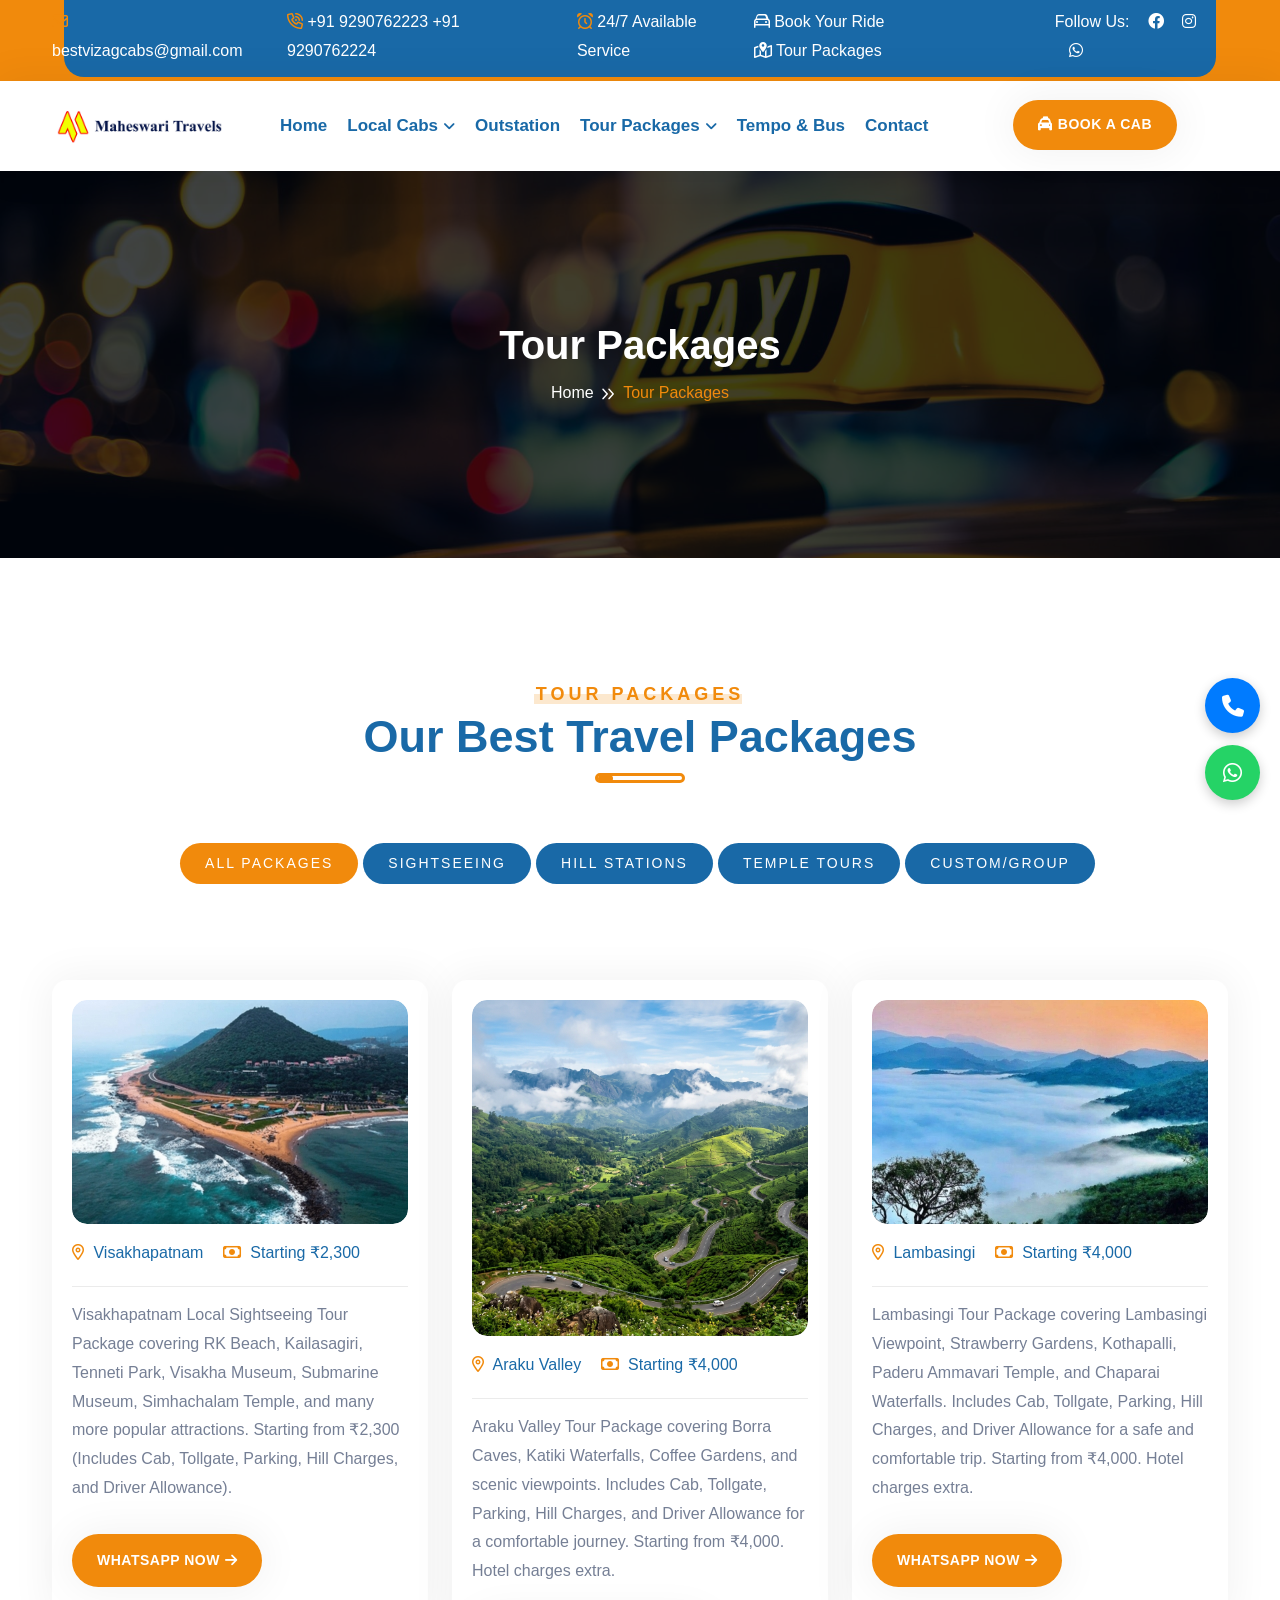
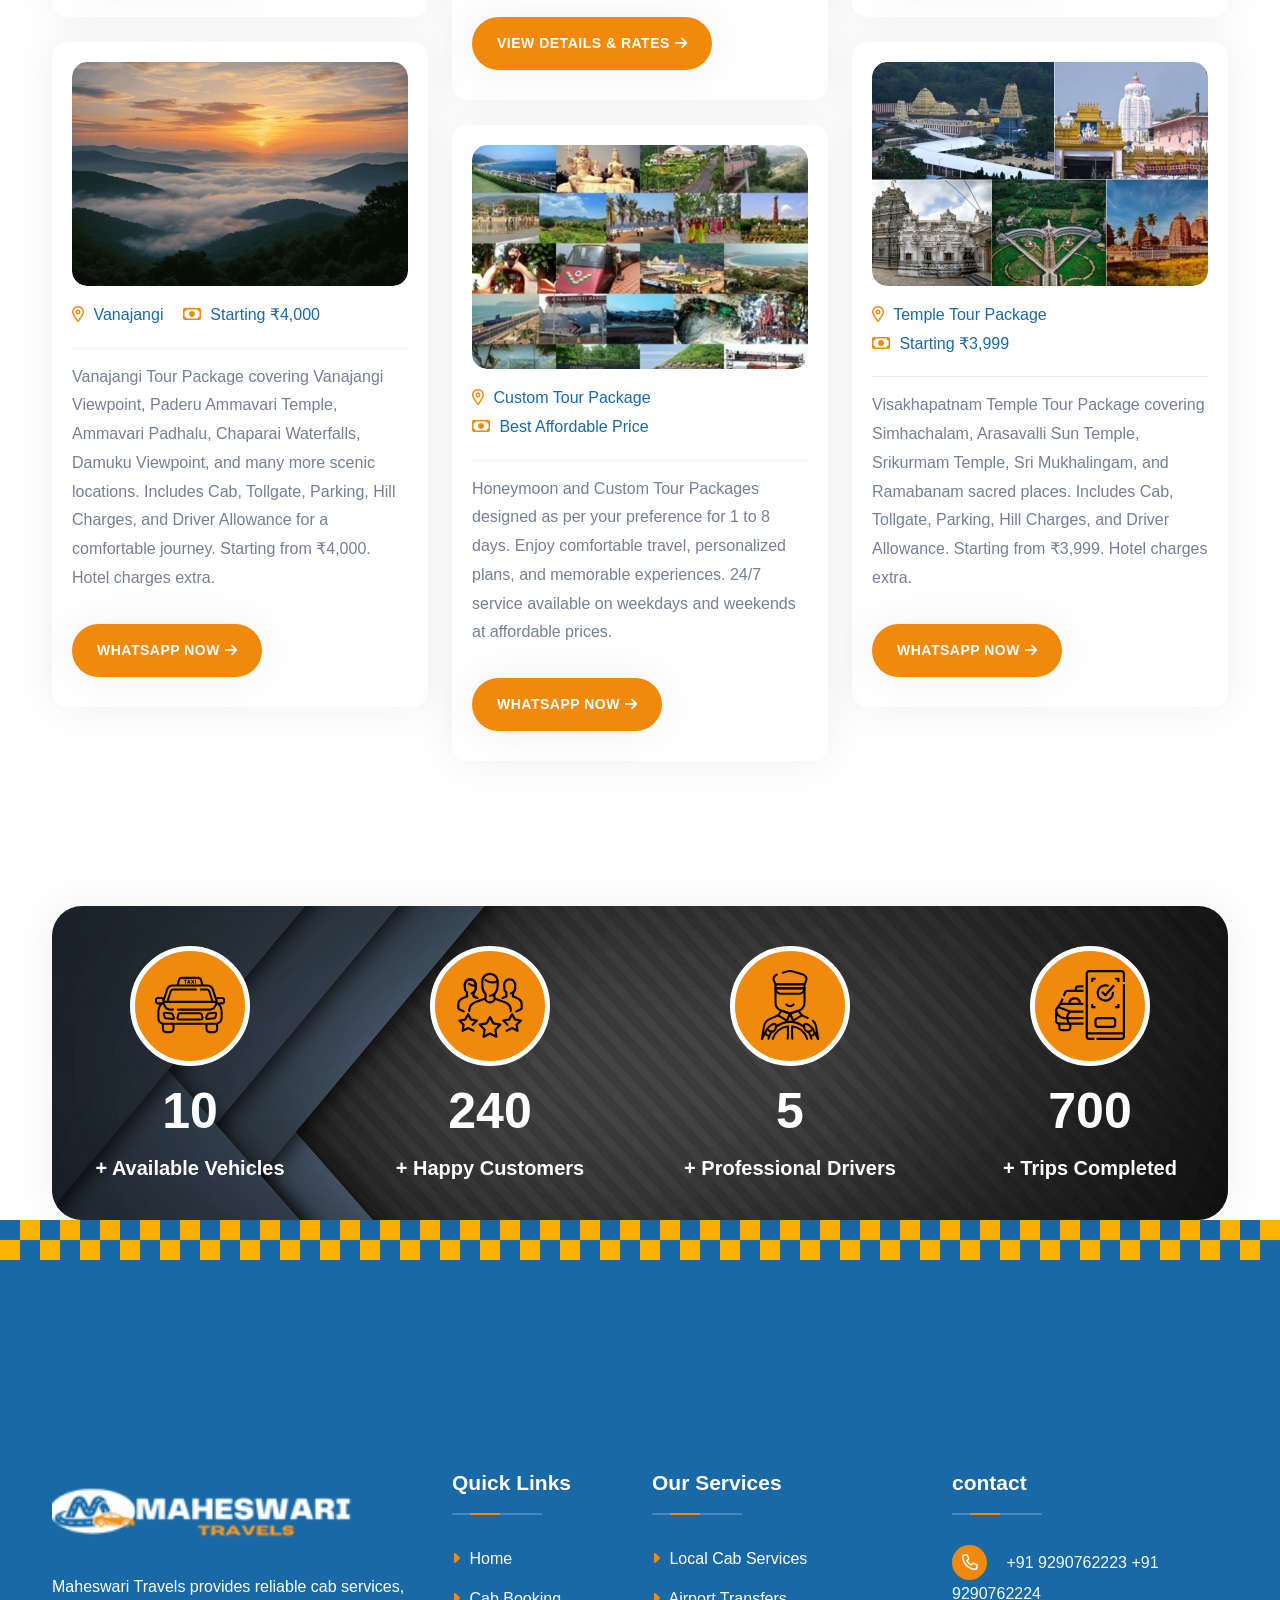
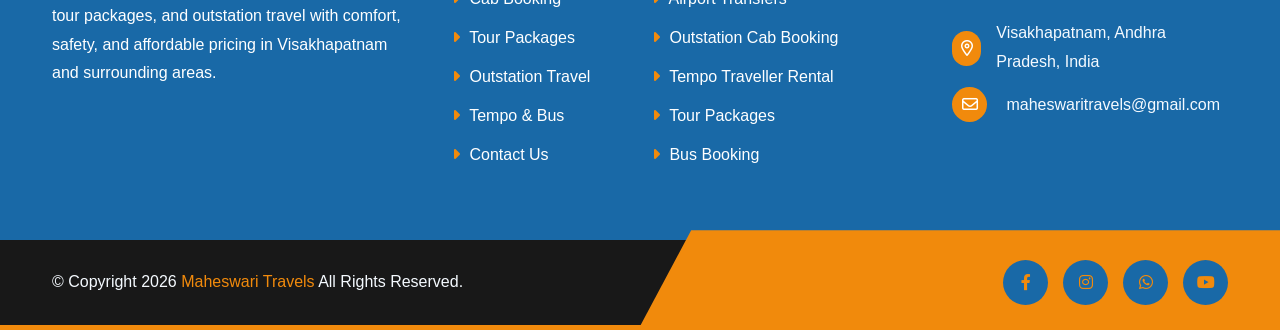
<file: tour-packages.html>
<!DOCTYPE html>
<html lang="en">


<!-- Mirrored from 69d4ef9ae2f28f1611009f88--unrivaled-brioche-5eaf4f.netlify.app/tour-packages by HTTrack Website Copier/3.x [XR&CO'2014], Fri, 12 Jun 2026 04:53:53 GMT -->
<!-- Added by HTTrack --><meta http-equiv="content-type" content="text/html;charset=UTF-8" /><!-- /Added by HTTrack -->
<head>
    <!-- meta tags -->
<meta charset="UTF-8">
<meta http-equiv="X-UA-Compatible" content="IE=edge">
<meta name="viewport" content="width=device-width, initial-scale=1.0">
<meta name="description" content="Maheswari Travels offers reliable and affordable cab services in Visakhapatnam (Vizag). Book local taxi, outstation cabs, Vizag to Araku tour packages, airport pickup & drop with professional drivers. 24/7 customer support available.">
<meta name="keywords" content="Maheswari Travels, cab services in Vizag, taxi service Visakhapatnam, Vizag to Araku cab, Araku tour packages, local cab services Vizag, airport taxi Vizag, outstation cab booking, best cab services Vizag, car rental Vizag">
<title> Maheswari Travels | Best Cab Services in Vizag & Araku Tour Packages</title>


    <!-- favicon -->
    <link rel="icon" type="image/png" href="assets/img/logo/favicon-1.png">

    <!-- css -->
    <link rel="stylesheet" href="assets/css/bootstrap.min-1.css">
    <link rel="stylesheet" href="assets/css/all-fontawesome.min-1.css">
    <link rel="stylesheet" href="assets/css/animate.min-1.css">
    <link rel="stylesheet" href="assets/css/magnific-popup.min-1.css">
    <link rel="stylesheet" href="assets/css/owl.carousel.min-1.css">
    <link rel="stylesheet" href="assets/css/jquery-ui.min-1.css">
    <link rel="stylesheet" href="assets/css/jquery.timepicker.min-1.css">
    <link rel="stylesheet" href="assets/css/nice-select.min-1.css">
    <link rel="stylesheet" href="assets/css/style-1.css">

</head>

<body class="home-2">

    <!-- preloader -->
    <div class="preloader">
        <div class="loader-ripple">
            <div></div>
            <div></div>
        </div>
    </div>
    <!-- preloader end -->


    <!-- header area -->
    <header class="header">
        <!-- top header -->
    <div class="header-top">
    <div class="container">
        <div class="header-top-wrapper">
            <div class="header-top-left">
                <div class="header-top-contact">
                    <ul>
                        <li>
                            <a href="mailto:bestvizagcabs@gmail.com">
                                <i class="far fa-envelope"></i>
                                bestvizagcabs@gmail.com
                            </a>
                        </li>
                        <li>
                            <a href="tel:+919290762223">
                                <i class="far fa-phone-volume"></i>
                                +91 9290762223  
+91 9290762224 
                            </a>
                        </li>
                        <li>
                            <a href="#">
                                <i class="far fa-alarm-clock"></i>
                                24/7 Available Service
                            </a>
                        </li>
                    </ul>
                </div>
            </div>

            <div class="header-top-right">

                <div class="header-top-link">
                    <a href='cab-booking.html'>
                        <i class="far fa-car"></i> Book Your Ride
                    </a>
                    <a href='tour-packages.html'>
                        <i class="far fa-map-location-dot"></i> Tour Packages
                    </a>
                </div>

                <div class="header-top-social">
                    <span>Follow Us: </span>
                    <a href="#"><i class="fab fa-facebook"></i></a>
                    <a href="#"><i class="fab fa-instagram"></i></a>
                    <a href="#"><i class="fab fa-whatsapp"></i></a>
                </div>

            </div>
        </div>
    </div>
</div>

        <div class="main-navigation">
            <nav class="navbar navbar-expand-lg">
                <div class="container position-relative">
                    <a class="navbar-brand" href="index-1.html">
                        <img src="assets/img/logo/logo-1.png" alt="logo">
                    </a>
                    <div class="mobile-menu-right">
                        <div class="search-btn">
                            <button type="button" class="nav-right-link"><i class="far fa-search"></i></button>
                        </div>
                        <button class="navbar-toggler" type="button" data-bs-toggle="collapse" data-bs-target="#main_nav" aria-expanded="false" aria-label="Toggle navigation">
                            <span class="navbar-toggler-mobile-icon"><i class="far fa-bars"></i></span>
                        </button>
                    </div>
                    <div class="collapse navbar-collapse" id="main_nav">
                        <ul class="navbar-nav">
                             <li class="nav-item"><a class='nav-link' href='index.html'>Home</a></li>
                            <li class="nav-item dropdown">
                                <a class="nav-link dropdown-toggle" href="#" data-bs-toggle="dropdown">Local Cabs</a>
                                <ul class="dropdown-menu fade-down">
                                    <li><a class='dropdown-item' href='cab-booking.html'>Local Cab Services (Vizag)</a></li>
                                    <li><a class='dropdown-item' href='cab-booking.html'>Airport Pickup & Drop</a></li>
                                    <li><a class='dropdown-item' href='cab-booking.html'>One Way Cab Booking</a></li>
                                </ul>
                            </li>
                             <li class="nav-item"><a class='nav-link' href='outstation.html'>Outstation</a></li>
                            <li class="nav-item dropdown">
                                <a class="nav-link dropdown-toggle" href="tour-packages.html" data-bs-toggle="dropdown">Tour Packages</a>
                                <ul class="dropdown-menu fade-down">
                                    <li><a class='dropdown-item' href='araku-tour.html'>Araku Tour Package</a></li>
                                    <li><a class='dropdown-item' href='tour-packages.html'>Vizag to Lambasingi</a></li>
                                    <li><a class='dropdown-item' href='tour-packages.html'>Custom Outstation Trips</a></li>
                                </ul>
                            </li>
                           
                           
                            <li class="nav-item"><a class='nav-link' href='tempo-bus.html'>Tempo & Bus</a></li>
                            <li class="nav-item"><a class='nav-link' href='contact.html'>Contact</a></li>
                        </ul>
                        <div class="nav-right">
                            <div class="search-btn">
                                <button type="button" class="nav-right-link"><i class="far fa-search"></i></button>
                            </div>
                            <div class="nav-right-btn mt-2">
                                <a href="#" class="theme-btn"><span class="fas fa-taxi"></span>Book A Cab</a>
                            </div>
                            <div class="sidebar-btn">
                                <button type="button" class="nav-right-link"><i class="far fa-bars-filter"></i></button>
                            </div>
                        </div>
                    </div>
                    <!-- search area -->
                    <div class="search-area">
                        <form action="#">
                            <div class="form-group">
                                <input type="text" class="form-control" placeholder="Type Keyword...">
                                <button type="submit" class="search-icon-btn"><i class="far fa-search"></i></button>
                            </div>
                        </form>
                    </div>
                    <!-- search area end -->
                </div>
            </nav>
        </div>
    </header>
    <!-- header area end -->


    <!-- sidebar-popup -->
    <div class="sidebar-popup">
        <div class="sidebar-wrapper">
            <div class="sidebar-content">
                <button type="button" class="close-sidebar-popup"><i class="far fa-xmark"></i></button>
                <div class="sidebar-logo">
                    <img src="assets/img/logo/logo-1.png" alt="">
                </div>
                <div class="sidebar-about">
                    <h4>About Us</h4>
                    <p> aheswari Travels provides reliable and affordable cab services in Visakhapatnam. We specialize in local trips, outstation journeys, airport transfers, and tour packages with professional drivers and well-maintained vehicles to ensure a safe and comfortable travel experience.</p>
                </div>
                <div class="sidebar-contact">
                    <h4>Contact Info</h4>
                    <ul>
                        <li>
                            <h6>Email</h6>
                            <a href="#"><i class="far fa-envelope"></i><span class="__cf_email__" data-cfemail="bdd4d3dbd2fdd8c5dcd0cdd1d893ded2d0">bestvizagcabs@gmail.com</span></a>
                        </li>
                        <li>
                            <h6>Phone</h6>
                            <a href="tel:+21236547898"><i class="far fa-phone"></i>+91 9290762223  
+91 9290762224 </a>
                        </li>
                        <li>
                            <h6>Address</h6>
                            <a href="#"><i class="far fa-location-dot"></i>D.no : 25-1-120/1, Phase-2, Vuda Colony, Pedagantyada, Visakhapatnam – 530044</a>
                        </li>
                    </ul>
                </div>
                <div class="sidebar-social">
                    <h4>Follow Us</h4>
                    <a href="#"><i class="fab fa-facebook"></i></a>
                    <a href="#"><i class="fab fa-twitter"></i></a>
                    <a href="#"><i class="fab fa-instagram"></i></a>
                    <a href="#"><i class="fab fa-linkedin"></i></a>
                </div>
            </div>
        </div>
    </div>
    <!-- sidebar-popup end -->


    <main class="main">

          <!-- breadcrumb -->
        <div class="site-breadcrumb" style="background: url(assets/img/breadcrumb/01.jpg)">
            <div class="container">
                <h2 class="breadcrumb-title">
Tour Packages</h2>
                <ul class="breadcrumb-menu">
                    <li><a href='index.html'>Home</a></li>
                    <li class="active">

Tour Packages</li>
                </ul>
            </div>
        </div>
        <!-- breadcrumb end -->

      



     <!-- blog area -->
       <div class="blog-area py-120">
    <div class="container">

        <div class="row">
            <div class="col-lg-6 mx-auto">
                <div class="site-heading text-center">
                    <span class="site-title-tagline"><i class="flaticon-drive"></i> Tour Packages</span>
                    <h2 class="site-title">Our Best Travel Packages</h2>
                    <div class="heading-divider"></div>
                </div>
            </div>        </div>

        <!-- Filter Controls -->
        <div class="filter-controls mb-5 text-center">
            <ul class="filter-btns justify-content-center" style="display: inline-flex !important;">
                <li class="active" data-filter="*">All Packages</li>
                <li data-filter=".cat-sightsee">Sightseeing</li>
                <li data-filter=".cat-hill">Hill Stations</li>
                <li data-filter=".cat-sacred">Temple Tours</li>
                <li data-filter=".cat-custom">Custom/Group</li>
            </ul>
        </div>

        <div class="row filter-box">

            <!-- Vizag Local -->
            <div class="col-md-6 col-lg-4 filter-item cat-sightsee">
                <div class="blog-item wow fadeInUp" data-wow-delay=".25s">
                    <div class="blog-item-img">
                        <img src="assets/img/blog/vizag-tour.jpg" alt="Vizag Tour">
                    </div>
                    <div class="blog-item-info">
                        <div class="blog-item-meta">
                            <ul>
                                <li><a href="#"><i class="far fa-map-marker-alt"></i> Visakhapatnam</a></li>
                                <li><a href="#"><i class="far fa-money-bill"></i> Starting ₹2,300</a></li>
                            </ul>
                        </div>
                        
                          <p>
    Visakhapatnam Local Sightseeing Tour Package covering RK Beach, Kailasagiri, Tenneti Park, 
    Visakha Museum, Submarine Museum, Simhachalam Temple, and many more popular attractions. 
    Starting from ₹2,300 (Includes Cab, Tollgate, Parking, Hill Charges, and Driver Allowance).
</p>
                        
                        <a class="theme-btn" href="https://wa.me/919290762223"> WhatsApp Now<i class="fas fa-arrow-right"></i></a>
                    </div>
                </div>
            </div>

            <!-- Araku -->
            <div class="col-md-6 col-lg-4 filter-item cat-sightsee cat-hill">
                <div class="blog-item wow fadeInUp" data-wow-delay=".50s">
                    <div class="blog-item-img">
                        <img src="assets/img/blog/araku-tour.png" alt="Araku Tour">
                    </div>
                    <div class="blog-item-info">
                        <div class="blog-item-meta">
                            <ul>
                                <li><a href="#"><i class="far fa-map-marker-alt"></i> Araku Valley</a></li>
                                <li><a href="#"><i class="far fa-money-bill"></i> Starting ₹4,000</a></li>
                            </ul>
                        </div>
                        <p>
    Araku Valley Tour Package covering Borra Caves, Katiki Waterfalls, Coffee Gardens, and scenic viewpoints.  
    Includes Cab, Tollgate, Parking, Hill Charges, and Driver Allowance for a comfortable journey.  
    Starting from ₹4,000. Hotel charges extra.
</p>
                        <a class="theme-btn" href="araku-tour.html">View Details & Rates<i class="fas fa-arrow-right"></i></a>
                    </div>
                </div>
            </div>

            <!-- Lambasingi -->
            <div class="col-md-6 col-lg-4 filter-item cat-sightsee cat-hill">
                <div class="blog-item wow fadeInUp" data-wow-delay=".75s">
                    <div class="blog-item-img">
                        <img src="assets/img/blog/lambasingi-tour.jpg" alt="Lambasingi Tour">
                    </div>
                    <div class="blog-item-info">
                        <div class="blog-item-meta">
                            <ul>
                                <li><a href="#"><i class="far fa-map-marker-alt"></i> Lambasingi</a></li>
                                <li><a href="#"><i class="far fa-money-bill"></i> Starting ₹4,000</a></li>
                            </ul>
                        </div>
                        <p>
    Lambasingi Tour Package covering Lambasingi Viewpoint, Strawberry Gardens, Kothapalli, Paderu Ammavari Temple, and Chaparai Waterfalls.  
    Includes Cab, Tollgate, Parking, Hill Charges, and Driver Allowance for a safe and comfortable trip.  
    Starting from ₹4,000. Hotel charges extra.
</p>
                        <a class="theme-btn" href="https://wa.me/919290762223"> WhatsApp Now<i class="fas fa-arrow-right"></i></a>
                    </div>
                </div>
            </div>


          <div class="col-md-6 col-lg-4 filter-item cat-hill">
    <div class="blog-item wow fadeInUp" data-wow-delay=".75s">
        <div class="blog-item-img">
            <img src="assets/img/blog/vanajangi-tour.jpg" alt="Vanajangi Tour">
        </div>
        <div class="blog-item-info">
            <div class="blog-item-meta">
                <ul>
                    <li><a href="#"><i class="far fa-map-marker-alt"></i> Vanajangi</a></li>
                    <li><a href="#"><i class="far fa-money-bill"></i> Starting ₹4,000</a></li>
                </ul>
            </div>
            <p>
                Vanajangi Tour Package covering Vanajangi Viewpoint, Paderu Ammavari Temple, Ammavari Padhalu, 
                Chaparai Waterfalls, Damuku Viewpoint, and many more scenic locations.  
                Includes Cab, Tollgate, Parking, Hill Charges, and Driver Allowance for a comfortable journey.  
                Starting from ₹4,000. Hotel charges extra.
            </p>
                                  <a class="theme-btn" href="https://wa.me/919290762223"> WhatsApp Now<i class="fas fa-arrow-right"></i></a>

        </div>
    </div>
</div>

<div class="col-md-6 col-lg-4 filter-item cat-sacred">
    <div class="blog-item wow fadeInUp" data-wow-delay=".75s">
        <div class="blog-item-img">
            <img src="assets/img/blog/temple-tour.jpg" alt="Vizag Temple Tour">
        </div>
        <div class="blog-item-info">
            <div class="blog-item-meta">
                <ul>
                    <li><a href="#"><i class="far fa-map-marker-alt"></i> Temple Tour Package</a></li>
                    <li><a href="#"><i class="far fa-money-bill"></i> Starting ₹3,999</a></li>
                </ul>
            </div>
            <p>
                Visakhapatnam Temple Tour Package covering Simhachalam, Arasavalli Sun Temple, 
                Srikurmam Temple, Sri Mukhalingam, and Ramabanam sacred places.  
                Includes Cab, Tollgate, Parking, Hill Charges, and Driver Allowance.  
                Starting from ₹3,999. Hotel charges extra.
            </p>
         <a class="theme-btn" href="https://wa.me/919290762223"> WhatsApp Now<i class="fas fa-arrow-right"></i></a>

        </div>
    </div>
</div>


<div class="col-md-6 col-lg-4 filter-item cat-custom">
    <div class="blog-item wow fadeInUp" data-wow-delay=".75s">
        <div class="blog-item-img">
            <img src="assets/img/blog/honeymoon-tour.jpg" alt="Honeymoon Custom Package">
        </div>
        <div class="blog-item-info">
            <div class="blog-item-meta">
                <ul>
                    <li><a href="#"><i class="far fa-map-marker-alt"></i> Custom Tour Package</a></li>
                    <li><a href="#"><i class="far fa-money-bill"></i> Best Affordable Price</a></li>
                </ul>
            </div>
            <p>
                Honeymoon and Custom Tour Packages designed as per your preference for 1 to 8 days.  
                Enjoy comfortable travel, personalized plans, and memorable experiences.  
                24/7 service available on weekdays and weekends at affordable prices.
            </p>
        <a class="theme-btn" href="https://wa.me/919290762223"> WhatsApp Now<i class="fas fa-arrow-right"></i></a>

        </div>
    </div>
</div>



        </div>



        </div>

    </div>
</div>

        <!-- blog area end -->



     

      



            <!-- counter area -->
      <div class="counter-area">
    <div class="container">
        <div class="counter-wrapper mb-0">
            <div class="row">

                <div class="col-lg-3 col-sm-6">
                    <div class="counter-box">
                        <div class="icon">
                            <img src="assets/img/icon/taxi-1-1.svg" alt="">
                        </div>
                        <div>
                            <span class="counter" data-count="+" data-to="50" data-speed="3000">50</span>
                            <h6 class="title">+ Available Vehicles</h6>
                        </div>
                    </div>
                </div>

                <div class="col-lg-3 col-sm-6">
                    <div class="counter-box">
                        <div class="icon">
                            <img src="assets/img/icon/happy-1.svg" alt="">
                        </div>
                        <div>
                            <span class="counter" data-count="+" data-to="1200" data-speed="3000">1200</span>
                            <h6 class="title">+ Happy Customers</h6>
                        </div>
                    </div>
                </div>

                <div class="col-lg-3 col-sm-6">
                    <div class="counter-box">
                        <div class="icon">
                            <img src="assets/img/icon/driver-1.svg" alt="">
                        </div>
                        <div>
                            <span class="counter" data-count="+" data-to="25" data-speed="3000">25</span>
                            <h6 class="title">+ Professional Drivers</h6>
                        </div>
                    </div>
                </div>

                <div class="col-lg-3 col-sm-6">
                    <div class="counter-box">
                        <div class="icon">
                            <img src="assets/img/icon/trip-1.svg" alt="">
                        </div>
                        <div>
                            <span class="counter" data-count="+" data-to="3500" data-speed="3000">3500</span>
                            <h6 class="title">+ Trips Completed</h6>
                        </div>
                    </div>
                </div>

            </div>
        </div>
    </div>
</div>

        <!-- counter area end -->

    </main>

<!-- Floating Contact Buttons -->
<div class="floating-contact">

    <!-- Call Button -->
    <a href="tel:+919290762224" class="float-call" title="Call Now">
        <i class="fas fa-phone"></i>
    </a>

    <!-- WhatsApp Button -->
    <a href="https://wa.me/919290762224" target="_blank" class="float-whatsapp" title="WhatsApp">
        <i class="fab fa-whatsapp"></i>
    </a>

</div>

    <!-- footer area -->
  <footer class="footer-area">
    <div class="footer-widget">
        <div class="container">
            <div class="row footer-widget-wrapper pt-100 pb-50">

                <!-- About -->
                <div class="col-md-6 col-lg-4">
                    <div class="footer-widget-box about-us">
                        <a href="#" class="footer-logo">
                            <img src="assets/img/logo/logo-light-1.png" alt="Maheswari Travels">
                        </a>
                        <p class="mb-3">
                            Maheswari Travels provides reliable cab services, tour packages, and outstation travel with comfort, safety, and affordable pricing in Visakhapatnam and surrounding areas.
                        </p>
                       
                    </div>
                </div>

                <!-- Quick Links -->
                <div class="col-md-6 col-lg-2">
                    <div class="footer-widget-box list">
                        <h4 class="footer-widget-title">Quick Links</h4>
                        <ul class="footer-list">
                            <li><a href="about.html"><i class="fas fa-caret-right"></i> Home</a></li>
                            <li><a href='cab-booking.html'><i class="fas fa-caret-right"></i> Cab Booking</a></li>
                            <li><a href='tour-packages.html'><i class="fas fa-caret-right"></i> Tour Packages</a></li>
                            <li><a href='outstation.html'><i class="fas fa-caret-right"></i> Outstation Travel</a></li>
                            <li><a href='outstation.html'><i class="fas fa-caret-right"></i> 
Tempo & Bus</a></li>
                            <li><a href='contact.html'><i class="fas fa-caret-right"></i> Contact Us</a></li>
                        </ul>
                    </div>
                </div>

                <!-- Support -->
                <div class="col-md-6 col-lg-3">
                    <div class="footer-widget-box list">
                        <h4 class="footer-widget-title">Our Services</h4>
                        <ul class="footer-list">
                            <li><a href="#"><i class="fas fa-caret-right"></i> Local Cab Services</a></li>
                            <li><a href="#"><i class="fas fa-caret-right"></i> Airport Transfers</a></li>
                            <li><a href="#"><i class="fas fa-caret-right"></i> Outstation Cab Booking</a></li>
                            <li><a href="#"><i class="fas fa-caret-right"></i> Tempo Traveller Rental</a></li>
                            <li><a href="#"><i class="fas fa-caret-right"></i> Tour Packages</a></li>
                            <li><a href="#"><i class="fas fa-caret-right"></i> Bus Booking</a></li>
                        </ul>
                    </div>
                </div>

                <!-- Newsletter -->
                <div class="col-md-6 col-lg-3">
                    <div class="footer-widget-box list">
                        <h4 class="footer-widget-title">contact</h4>
                        <div class="footer-newsletter">
                            <ul class="footer-contact">
                            <li>
                                <a href="tel:+919290762223">
                                    <i class="far fa-phone"></i> +91 9290762223  
+91 9290762224 
                                </a>
                            </li>
                            <li>
                                <i class="far fa-map-marker-alt"></i> Visakhapatnam, Andhra Pradesh, India
                            </li>
                            <li>
                                <a href="mailto:maheswaritravels@gmail.com">
                                    <i class="far fa-envelope"></i> maheswaritravels@gmail.com
                                </a>
                            </li>
                        </ul>
                        </div>
                    </div>
                </div>

            </div>
        </div>
    </div>

    <!-- Copyright -->
    <div class="copyright">
        <div class="container">
            <div class="row">

                <div class="col-md-6 align-self-center">
                    <p class="copyright-text">
                        &copy; Copyright <span id="date"></span> 
                        <a href="#"> Maheswari Travels </a> All Rights Reserved.
                    </p>
                </div>

                <div class="col-md-6 align-self-center">
                    <ul class="footer-social">
                        <li><a href="#"><i class="fab fa-facebook-f"></i></a></li>
                        <li><a href="#"><i class="fab fa-instagram"></i></a></li>
                        <li><a href="#"><i class="fab fa-whatsapp"></i></a></li>
                        <li><a href="#"><i class="fab fa-youtube"></i></a></li>
                    </ul>
                </div>

            </div>
        </div>
    </div>

</footer>

    <!-- footer area end -->



    <!-- scroll-top -->
    <a href="#" id="scroll-top"><i class="far fa-arrow-up"></i></a>
    <!-- scroll-top end -->


    <!-- js -->
    <script data-cfasync="false" src="cdn-cgi/scripts/5c5dd728/cloudflare-static/email-decode.min.html"></script><script src="assets/js/jquery-3.6.0.min-1.js"></script>
    <script src="assets/js/modernizr.min-1.js"></script>
    <script src="assets/js/bootstrap.bundle.min-1.js"></script>
    <script src="assets/js/imagesloaded.pkgd.min-1.js"></script>
    <script src="assets/js/jquery.magnific-popup.min-1.js"></script>
    <script src="assets/js/isotope.pkgd.min-1.js"></script>
    <script src="assets/js/jquery.appear.min-1.js"></script>
    <script src="assets/js/jquery.easing.min-1.js"></script>
    <script src="assets/js/owl.carousel.min-1.js"></script>
    <script src="assets/js/counter-up-1.js"></script>
    <script src="assets/js/jquery-ui.min-1.js"></script>
    <script src="assets/js/jquery.timepicker.min-1.js"></script>
    <script src="assets/js/jquery.nice-select.min-1.js"></script>
    <script src="assets/js/wow.min-1.js"></script>
    <script src="assets/js/main-1.js"></script>

<script defer="" src="beacon.min.js/vcd15cbe7772f49c399c6a5babf22c1241717689176015-1.html" integrity="sha512-ZpsOmlRQV6y907TI0dKBHq9Md29nnaEIPlkf84rnaERnq6zvWvPUqr2ft8M1aS28oN72PdrCzSjY4U6VaAw1EQ==" data-cf-beacon='{"version":"2024.11.0","token":"1190e059c5bc497bafd35e121aae37b1","r":1,"server_timing":{"name":{"cfCacheStatus":true,"cfEdge":true,"cfExtPri":true,"cfL4":true,"cfOrigin":true,"cfSpeedBrain":true},"location_startswith":null}}' crossorigin="anonymous"></script>
</body>


<!-- Mirrored from 69d4ef9ae2f28f1611009f88--unrivaled-brioche-5eaf4f.netlify.app/tour-packages by HTTrack Website Copier/3.x [XR&CO'2014], Fri, 12 Jun 2026 04:53:55 GMT -->
</html>
</file>
<file: assets/css/nice-select.min-1.css>
.nice-select{-webkit-tap-highlight-color:transparent;background-color:#fff;border-radius:5px;border:1px solid #e8e8e8;box-sizing:border-box;clear:both;cursor:pointer;display:block;float:left;font-family:inherit;font-size:14px;font-weight:400;height:42px;line-height:40px;outline:0;padding-left:18px;padding-right:30px;position:relative;text-align:left!important;-webkit-transition:all .2s ease-in-out;transition:all .2s ease-in-out;-webkit-user-select:none;-moz-user-select:none;-ms-user-select:none;user-select:none;white-space:nowrap;width:auto}.nice-select:hover{border-color:#dbdbdb}.nice-select.open,.nice-select:active,.nice-select:focus{border-color:#999}.nice-select:after{border-bottom:2px solid #999;border-right:2px solid #999;content:'';display:block;height:5px;margin-top:-4px;pointer-events:none;position:absolute;right:12px;top:50%;-webkit-transform-origin:66% 66%;-ms-transform-origin:66% 66%;transform-origin:66% 66%;-webkit-transform:rotate(45deg);-ms-transform:rotate(45deg);transform:rotate(45deg);-webkit-transition:all .15s ease-in-out;transition:all .15s ease-in-out;width:5px}.nice-select.open:after{-webkit-transform:rotate(-135deg);-ms-transform:rotate(-135deg);transform:rotate(-135deg)}.nice-select.open .list{opacity:1;pointer-events:auto;-webkit-transform:scale(1) translateY(0);-ms-transform:scale(1) translateY(0);transform:scale(1) translateY(0)}.nice-select.disabled{border-color:#ededed;color:#999;pointer-events:none}.nice-select.disabled:after{border-color:#ccc}.nice-select.wide{width:100%}.nice-select.wide .list{left:0!important;right:0!important}.nice-select.right{float:right}.nice-select.right .list{left:auto;right:0}.nice-select.small{font-size:12px;height:36px;line-height:34px}.nice-select.small:after{height:4px;width:4px}.nice-select.small .option{line-height:34px;min-height:34px}.nice-select .list{background-color:#fff;border-radius:5px;box-shadow:0 0 0 1px rgba(68,68,68,.11);box-sizing:border-box;margin-top:4px;opacity:0;overflow:hidden;padding:0;pointer-events:none;position:absolute;top:100%;left:0;-webkit-transform-origin:50% 0;-ms-transform-origin:50% 0;transform-origin:50% 0;-webkit-transform:scale(.75) translateY(-21px);-ms-transform:scale(.75) translateY(-21px);transform:scale(.75) translateY(-21px);-webkit-transition:all .2s cubic-bezier(.5,0,0,1.25),opacity .15s ease-out;transition:all .2s cubic-bezier(.5,0,0,1.25),opacity .15s ease-out;z-index:9}.nice-select .list:hover .option:not(:hover){background-color:transparent!important}.nice-select .option{cursor:pointer;font-weight:400;line-height:40px;list-style:none;min-height:40px;outline:0;padding-left:18px;padding-right:29px;text-align:left;-webkit-transition:all .2s;transition:all .2s}.nice-select .option.focus,.nice-select .option.selected.focus,.nice-select .option:hover{background-color:#f6f6f6}.nice-select .option.selected{font-weight:700}.nice-select .option.disabled{background-color:transparent;color:#999;cursor:default}.no-csspointerevents .nice-select .list{display:none}.no-csspointerevents .nice-select.open .list{display:block}
</file>
<file: assets/css/style-1.css>
/*=====================================================
Table of contents
=======================================================

1. Google fonts
2. Theme variables
3. General css
4. Preloader
5. Theme default css
6. Margin & padding
7. Site title css
8. Theme button
9. Container
10. Scroll top css
11. Header top css
12. Navbar css
13. Multi level dropdown menu
14. Search area css 
15. sidebar popup css 
16. Main section css 
17. Hero css 
18. Play btn
19. Nice select css
20. Booking css 
21. Date picker css 
22. Time picker css 
23. About css 
24. Service css 
25. Service single
26. Feature css 
27. Video css 
28. Choose css 
29. Testimonial css 
30. Counter css 
31. Cta css 
32. Blog css 
33. Blog single css
34. Widget sidebar css
35. Contact us css 
36. Team css
37. Team single css 
38. Book ride css 
39. Taxi Rate css 
40. Taxi css 
41. Taxi single css 
42. Download css 
43. Faq css 
44. Breadcrumb css
45. Pagination css
46. Auth css
47. User profile css
48. Coming soon css 
49. Error css 
50. Partner css 
51. Terms/privacy css 
52. Footer css 
53. Home 2
54. Home 3

=======================================================*/



/*====================
1. Google fonts
======================*/

@import url('../../css2-1.html');


/*====================
2. Theme variables
======================*/

:root {
  --body-font: 'Roboto', sans-serif;
  --heading-font: 'Inter', sans-serif;
  --theme-color: #FFB300;
  --theme-bg-light: #F9F9F9;
  --body-text-color: #757F95;
  --color-white: #ffffff;
  --color-dark: #111111;
  --color-green: #11B76B;
  --color-blue: #0049D0;
  --color-yellow: #FBA707;
  --hero-overlay-color: #01060F;
  --slider-arrow-bg: rgba(255, 255, 255, 0.2);
  --box-shadow: 0 0 40px 5px rgb(0 0 0 / 5%);
  --box-shadow2: 0 0 15px rgba(0, 0, 0, 0.17);
  --transition: all .5s ease-in-out;
  --transition2: all .3s ease-in-out;
  --border-info-color: rgba(0, 0, 0, 0.08);
  --border-info-color2: rgba(0, 0, 0, 0.05);
  --border-white-color: rgba(255, 255, 255, 0.08);
  --border-white-color2: rgba(255, 255, 255, 0.05);
  --footer-bg: #111111;
  --footer-bg2: #181818;
  --footer-text-color: #F5FAFF;
}



/*====================
3. General css
======================*/

*,
*:before,
*:after {
  box-sizing: inherit;
}

* {
  scroll-behavior: inherit !important;
}

html,
body {
  height: auto;
  width: 100%;
  margin: 0;
  padding: 0;
  overflow-x: hidden;
  box-sizing: border-box;
}

body {
  font-family: var(--body-font);
  font-style: normal;
  font-size: 16px;
  font-weight: normal;
  color: var(--body-text-color);
  line-height: 1.8;
}

a {
  color:  #1969a7;
  display: inline-block;
}

a,
a:active,
a:focus,
a:hover {
  outline: none;
  -webkit-transition: all 0.3s ease-out 0s;
  -moz-transition: all 0.3s ease-out 0s;
  -o-transition: all 0.3s ease-out 0s;
  -ms-transition: all 0.3s ease-out 0s;
  transition: all 0.3s ease-out 0s;
  text-decoration: none;
}

a:hover {
  color: var(--color-blue);
}

ul {
  margin: 0;
  padding: 0;
}

li {
  list-style: none;
}

h1,
h2,
h3,
h4,
h5,
h6 {
  color:  #1969a7;
  margin: 0px;
  font-weight: 700;
  font-family: var(--heading-font);
  line-height: 1.2;
}

h1 {
  font-size: 40px;
}

h2 {
  font-size: 35px;
}

h3 {
  font-size: 28px;
}

h4 {
  font-size: 22px;
}

h5 {
  font-size: 18px;
}

h6 {
  font-size: 16px;
}

p {
  margin: 0px;
}

.img,
img {
  max-width: 100%;
  -webkit-transition: all 0.3s ease-out 0s;
  -moz-transition: all 0.3s ease-out 0s;
  -ms-transition: all 0.3s ease-out 0s;
  -o-transition: all 0.3s ease-out 0s;
  transition: all 0.3s ease-out 0s;
  height: auto;
}

label {
  color: #999;
  cursor: pointer;
  font-weight: 400;
}

*::-moz-selection {
  background: #d6b161;
  color: var(--color-white);
  text-shadow: none;
}

::-moz-selection {
  background: #555;
  color: var(--color-white);
  text-shadow: none;
}

::selection {
  background: #555;
  color: var(--color-white);
  text-shadow: none;
}

*::-moz-placeholder {
  color: #999;
  font-size: 16px;
  opacity: 1;
}

*::placeholder {
  color: #999;
  font-size: 16px;
  opacity: 1;
}



/*====================
4. Preloader
======================*/

.preloader {
  position: fixed;
  width: 100%;
  height: 100%;
  background: #1969a7;
  top: 0;
  left: 0;
  z-index: 9999;
  display: flex;
  align-items: center;
  justify-content: center;
}

.loader-ripple {
  display: inline-block;
  position: relative;
  width: 80px;
  height: 80px;
}

.loader-ripple div {
  position: absolute;
  border: 4px solid #f18a0c;;
  opacity: 1;
  border-radius: 50%;
  animation: loader-ripple 1s cubic-bezier(0, 0.2, 0.8, 1) infinite;
}

.loader-ripple div:nth-child(2) {
  animation-delay: -0.5s;
}

@keyframes loader-ripple {
  0% {
    top: 36px;
    left: 36px;
    width: 0;
    height: 0;
    opacity: 1;
  }

  100% {
    top: 0px;
    left: 0px;
    width: 72px;
    height: 72px;
    opacity: 0;
  }
}




/*===================
5. Theme default css
======================*/

.ovrflow-hidden {
  overflow: hidden;
}

.position-relative {
  position: relative;
  z-index: 1;
}

.text-right {
  text-align: right;
}

.space-between {
  display: flex;
  justify-content: space-between;
  align-items: center;
}

.c-pd {
  padding: 0 7rem;
}

.s-pd {
  padding: 0 12rem;
}

.h-100 {
  height: 100%;
}

.h-100vh {
  height: 100vh;
}

.bg {
  background: var(--theme-bg-light);
}



/*====================
6. Margin & padding
======================*/

.pb-140 {
  padding-bottom: 140px;
}

.pd-50 {
  padding: 50px 0;
}

.py-120 {
  padding: 120px 0;
}

.pt-120 {
  padding-top: 120px;
}

.pb-120 {
  padding-bottom: 120px;
}

.pt-0 {
  padding-top: 0px;
}

.pt-10 {
  padding-top: 10px;
}

.pt-20 {
  padding-top: 20px;
}

.pt-30 {
  padding-top: 30px;
}

.pt-40 {
  padding-top: 40px;
}

.pt-50 {
  padding-top: 50px;
}

.pt-60 {
  padding-top: 60px;
}

.pt-70 {
  padding-top: 70px;
}

.pt-80 {
  padding-top: 80px;
}

.pt-90 {
  padding-top: 90px;
}

.pt-100 {
  padding-top: 100px;
}

.pb-0 {
  padding-bottom: 0px;
}

.pb-10 {
  padding-bottom: 10px;
}

.pb-20 {
  padding-bottom: 20px;
}

.pb-30 {
  padding-bottom: 30px;
}

.pb-40 {
  padding-bottom: 40px;
}

.pb-50 {
  padding-bottom: 50px;
}

.pb-60 {
  padding-bottom: 60px;
}

.pb-70 {
  padding-bottom: 70px;
}

.pb-80 {
  padding-bottom: 80px;
}

.pb-90 {
  padding-bottom: 90px;
}

.pb-100 {
  padding-bottom: 100px;
}

.mt-0 {
  margin-top: 0px;
}

.mt-10 {
  margin-top: 10px;
}

.mt-20 {
  margin-top: 20px;
}

.mt-30 {
  margin-top: 30px;
}

.mt-40 {
  margin-top: 40px;
}

.mt-50 {
  margin-top: 50px;
}

.mt-60 {
  margin-top: 60px;
}

.mt-70 {
  margin-top: 70px;
}

.mt-80 {
  margin-top: 80px;
}

.mt-90 {
  margin-top: 90px;
}

.mt-100 {
  margin-top: 100px;
}

.mt-120 {
  margin-top: 120px;
}

.mt-150 {
  margin-top: 150px;
}

.mb-0 {
  margin-bottom: 0px;
}

.mb-10 {
  margin-bottom: 10px;
}

.mb-20 {
  margin-bottom: 20px;
}

.mb-30 {
  margin-bottom: 30px;
}

.mb-40 {
  margin-bottom: 40px;
}

.mb-50 {
  margin-bottom: 50px;
}

.mb-60 {
  margin-bottom: 60px;
}

.mb-70 {
  margin-bottom: 70px;
}

.mb-80 {
  margin-bottom: 80px;
}

.mb-90 {
  margin-bottom: 90px;
}

.mb-100 {
  margin-bottom: 100px;
}

.mb-120 {
  margin-bottom: 120px;
}

.mb-150 {
  margin-bottom: 150px;
}

.mr-300 {
  margin-right: 300px;
}

.ml-300 {
  margin-left: 300px;
}



/*====================
7. Site title css
======================*/

.site-heading {
  margin-bottom: 50px;
  position: relative;
  z-index: 1;
}

.site-title-tagline {
  position: relative;
  text-transform: uppercase;
  letter-spacing: 4px;
  font-size: 18px;
  font-weight: 700;
  color: #f18a0c;;
}

.site-title-tagline::before{
  content: "";
  position: absolute;
  height: 10px;
  width: 100%;
  background: #f18a0c;;
  opacity: .2;
  left: -2px;
  bottom: 0;
}

.site-title {
  font-weight: 700;
  text-transform: capitalize;
  font-size: 45px;
  color:  #1969a7;
  margin-bottom: 0;
}

.site-title span{
  color: #f18a0c;;
}

.site-heading p {
  margin-top: 15px;
}

.heading-divider {
  display: inline-block;
  position: relative;
  border: 3px solid #f18a0c;;
  width: 90px;
  height: 10px;
  border-radius: 50px;
}

.heading-divider:after {
  content: '';
  position: absolute;
  left: 0;
  top: -1px;
  height: 7px;
  width: 15px;
  border-radius: 50px;
  background: #f18a0c;;
  -webkit-animation: heading-move 5s infinite linear;
  animation: heading-move 5s infinite linear;
}

@-webkit-keyframes heading-move {
  0% {
    transform: translateX(-1px);
  }
  50% {
    transform: translateX(72px);
  }
  100% {
    transform: translateX(-1px);
  }
}

@keyframes heading-move {
  0% {
    transform: translateX(-1px);
  }
  50% {
    transform: translateX(72px);
  }
  100% {
    transform: translateX(-1px);
  }
}



/*====================
8. Theme button
======================*/

.theme-btn {
  font-size: 14px;
  color: #ffffff ;
  padding: 14px 25px;
  transition: all 0.5s;
  text-transform: uppercase;
  position: relative;
  border-radius: 50px;
  font-weight: 600;
  letter-spacing: .5px;
  cursor: pointer;
  text-align: center;
  overflow: hidden;
  border: none;
  background: #f18a0c;;
  box-shadow: var(--box-shadow);
  z-index: 1;
}

.theme-btn::before {
  content: "";
  height: 300px;
  width: 300px;
  background:  #1969a7;
  border-radius: 50%;
  position: absolute;
  top: 50%;
  left: 50%;
  transform: translateY(-50%) translateX(-50%) scale(0);
  transition: 0.5s cubic-bezier(0.25, 0.46, 0.45, 0.94);
  z-index: -1;
}

.theme-btn:hover {
  color: var(--color-white);
}

.theme-btn:hover::before {
  transform: translateY(-50%) translateX(-50%) scale(1);
}

.theme-btn i {
  margin-left: 5px;
}

.theme-btn span {
  margin-right: 5px;
}

.theme-btn2{
  background: var(--color-white);
  color: #1968a5 ;
}

.theme-btn2::before{
  background: #f18a0c;;
}

.theme-btn2:hover{
  color: #ffffff ;
}



/*====================
9. Container
======================*/

@media (min-width: 1200px) {
  .container,
  .container-sm,
  .container-md,
  .container-lg,
  .container-xl {
    max-width: 1200px;
  }
}



/*====================
10. Scroll top css
======================*/

#scroll-top {
  position: fixed;
  bottom: -20px;
  right: 30px;
  z-index: 99;
  font-size: 23px;
  border: none;
  outline: none;
  border-radius: 50px;
  color: var(--color-white);
  background-color: #f18a0c;;
  cursor: pointer;
  width: 50px;
  height: 50px;
  line-height: 50px;
  text-align: center;
  box-shadow: var(--box-shadow2);
  transition: var(--transition);
  opacity: 0;
  visibility: hidden;
  z-index: 1;
}

#scroll-top.active{
  opacity: 1;
  visibility: visible;
  bottom: 20px;
}


@media all and (min-width: 768px) and (max-width: 1199px) {
  #scroll-top.active {
    bottom: 100px;
  }
}



/*====================
11. Header top css
======================*/

.header-top {
  padding: 8px 0 10px 0;
  position: relative;
  background:  #1969a7;
  border-bottom: 5px solid #f18a0c;;
  z-index: 1;
}

.header-top::before{
  content: "";
  position: absolute;
  background: #f18a0c;;
  border-radius: 0 50px 0 0;
  border-right: 15px solid #fff;
  width: 10%;
  top: 0;
  left: 0;
  bottom: -1px;
  z-index: -1;
}

.header-top::after{
  content: "";
  position: absolute;
  background: #f18a0c;;
  border-radius: 50px 0 0 0;
  border-left: 15px solid #fff;
  width: 10%;
  top: 0;
  right: 0;
  bottom: -1px;
  z-index: -1;
}

.header-top-wrapper {
  display: flex;
  align-items: center;
  justify-content: space-between;
}

.header-top-contact ul {
  display: flex;
  align-items: center;
  gap: 25px;
}

.header-top-contact a {
  color: var(--color-white);
  font-weight: 500;
}

.header-top-contact a i{
  color: #f18a0c;;
}

.header-top-right {
  display: flex;
  align-items: center;
  gap: 15px;
}

.header-top-link a{
  color: var(--color-white);
  margin-right: 12px;
}

.header-top-link a:hover{
  color: #f18a0c;;
}

.header-top-social span{
  color: var(--color-white);
}

.header-top-social a {
  color: var(--color-white);
  font-size: 16px;
  text-align: center;
  margin-left: 14px;
  transition: var(--transition);
}

.header-top-social a:hover {
  color: #f18a0c;;
}


@media all and (max-width: 1199px) {

  .header-top-contact ul {
    gap: 10px;
  }

  .header-top-social a {
    width: 34px;
    height: 34px;
    line-height: 37px;
    margin-left: 0;
  }

  .header-top-left {
    margin-right: 5px;
  }
}

@media all and (max-width: 992px) {
  .header-top {
    display: none;
  }
}



/*====================
12. Navbar css
======================*/

.navbar {
  background: var(--color-white);
  padding-top: 0px;
  padding-bottom: 0px;
  box-shadow: var(--box-shadow);
  z-index: 999;
}

.navbar.fixed-top {
  background: var(--color-white);
  box-shadow: var(--box-shadow2);
  animation: slide-down 0.7s;
}


@keyframes slide-down {
  0% {
    transform: translateY(-100%);
  }

  100% {
    transform: translateY(0);
  }
}

.navbar .navbar-brand .logo-display {
  display: block;
}

.navbar .navbar-brand .logo-scrolled {
  display: none;
}

.navbar.fixed-top .navbar-brand .logo-display {
  display: none;
}

.navbar.fixed-top .navbar-brand .logo-scrolled {
  display: block;
}

.navbar .navbar-toggler:focus {
  outline: none;
  box-shadow: none;
}

.navbar-toggler-mobile-icon {
  display: inline-block;
  width: inherit;
  height: inherit;
}

.navbar-brand {
  margin-right: 0;
}

.navbar-brand img {
  width: 180px;
}

.navbar .dropdown-toggle::after {
  display: inline-block;
  margin-left: 5px;
  vertical-align: baseline;
  font-family: 'Font Awesome 6 Pro';
  content: "\f107";
  font-weight: 600;
  border: none;
  font-size: 14px;
}

@media all and (max-width: 1199px) {
  .nav-right {
    margin-left: 25px !important;
  }

  .navbar .nav-item .nav-link {
    margin-right: 15px;
  }

  .navbar .nav-right-btn {
    display: none;
  }
}

@media all and (min-width: 992px) {
  .navbar .nav-item .nav-link {
    margin-right: 20px;
    padding: 30px 0 30px 0;
    font-size: 17px;
    font-weight: 600;
    color:  #1969a7;
    text-transform: capitalize;
  }

  .navbar .nav-item:last-child .nav-link {
    margin-right: 0;
  }

  .navbar .nav-item .dropdown-menu {
    display: block;
    opacity: 0;
    visibility: hidden;
    transition: .3s;
    margin-top: 0;
    border: none;
    left: -15px;
    border-radius: 8px;
    background: var(--color-white);
    width: 240px;
    box-shadow: var(--box-shadow);
  }

  .navbar .nav-item .dropdown-menu li {
    border-bottom: 1px solid var(--border-info-color);
  }

  .navbar .nav-item .dropdown-menu li:last-child {
    margin-bottom: 0;
    border-bottom: none;
  }

  .navbar .nav-item .dropdown-menu .dropdown-item {
    font-size: 16px;
    padding: 9px 25px;
    font-weight: 600;
    color:  #1969a7;
    position: relative;
    overflow: hidden;
    text-transform: capitalize;
    transition: all .3s ease-in-out;
  }

  .navbar .nav-item .dropdown-menu .dropdown-item:hover {
    background: transparent;
    color: #f18a0c;;
    padding-left: 32px;
  }

  .navbar .nav-item .dropdown-menu .dropdown-item::before {
    content: "//";
    position: absolute;
    left: 15px;
    top: 9px;
    color: #f18a0c;;
    opacity: 0;
    visibility: hidden;
    transition: var(--transition);
    z-index: -1;
  }

  .navbar .nav-item .dropdown-menu .dropdown-item:hover::before {
    opacity: 1;
    visibility: visible;
  }

  .navbar .nav-item .nav-link {
    position: relative;
  }

  .navbar .nav-item .nav-link.active,
  .navbar .nav-item:hover .nav-link {
    color: #f18a0c;;
  }

  .navbar .nav-item:hover .dropdown-menu {
    transition: .3s;
    opacity: 1;
    visibility: visible;
    top: 100%;
    transform: rotateX(0deg);
  }

  .navbar .dropdown-menu-end {
    right: 0;
    left: auto;
  }

  .navbar .dropdown-menu.fade-down {
    top: 80%;
    transform: rotateX(-75deg);
    transform-origin: 0% 0%;
  }

  .navbar .dropdown-menu.fade-up {
    top: 140%;
  }

  .navbar #main_nav {
    justify-content: flex-end;
  }

  /* nav right */
  .nav-right {
    display: flex;
    align-items: center;
    justify-content: center;
    gap: 20px;
    margin-left: 45px;
  }

  .nav-right-link {
    position: relative;
    font-size: 20px;
    color:  #1969a7;
    transition: var(--transition);
  }

  .nav-right-link:hover {
    color: #f18a0c !important;
  }

  .nav-right .sidebar-btn .nav-right-link,
  .nav-right .search-btn .nav-right-link {
    border: none;
    background: transparent;
    color: #ffffff ;
    font-size: 28px;
    padding-right: 0;
  }

  .nav-right .search-btn .nav-right-link {
    font-size: 20px;
    padding: 0;
  }

  .nav-right .theme-btn{
    padding: 12px 25px;
  }

}


/* mobile menu */
.mobile-menu-right {
  display: none;
}

@media all and (max-width: 991px) {
  .navbar {
    top: 0;
    right: 0;
    left: 0;
    position: fixed;
  }
  .navbar-brand {
    padding-left: 10px;
  }

  .navbar-brand img {
    width: 130px;
  }

  .navbar-collapse {
    max-height: 220px;
    overflow: hidden;
    overflow-y: auto;
    padding: 0 20px;
    background-color: var(--color-white);
  }

  .dropdown-toggle::after {
    float: right;
  }

  .navbar .nav-item .nav-link {
    color:  #1969a7;
    font-weight: 700;
    transition: var(--transition);
  }

  .navbar .nav-item .nav-link:hover {
    color: #f18a0c !important;
  }

  .navbar-toggler {
    padding: 0;
    border: none;
  }

  .mobile-menu-right {
    display: flex;
    align-items: center;
    gap: 20px;
  }

  .mobile-menu-right .nav-right-link {
    background: transparent;
    border: none;
    font-size: 20px;
    color: #ffffff ;
  }

  .mobile-menu-right .nav-right-link:hover{
    color: #f18a0c;;
  }

  .search-area.open{
    top: 50px !important;
  }

  .navbar-toggler-mobile-icon {
    font-size: 25px;
    color:  #1969a7;
    font-weight: 500;
  }

  .navbar .dropdown-menu {
    border-radius: 8px;
  }

  .nav-right {
    display: none;
  }

}


/*============================
13. Multi level dropdown menu
==============================*/

.navbar .nav-item .dropdown-submenu {
  position: relative;
}

.navbar .nav-item .dropdown-submenu .dropdown-menu::before {
  display: none;
}

.navbar .nav-item .dropdown-submenu a::after {
  transform: rotate(-90deg);
  position: absolute;
  right: 15px;
  top: 10px;
  font-weight: 600;
}

.navbar .nav-item .dropdown-submenu a:hover {
  background: transparent;
  color: var(--color-white);
}

.navbar .nav-item .dropdown-submenu .dropdown-menu {
  top: 120%;
  left: 100%;
  opacity: 0;
  visibility: hidden;
}

.navbar .nav-item .dropdown-submenu:hover .dropdown-menu {
  top: 0;
  opacity: 1;
  visibility: visible;
}

@media all and (max-width: 991px) {
  .navbar .nav-item .dropdown-submenu .dropdown-menu {
    margin: 0 17px;
  }

  .navbar .nav-item .dropdown-submenu .dropdown-menu {
    opacity: unset;
    visibility: unset;
  }

  .navbar .nav-item .dropdown-submenu a::after {
    top: 4px;
  }

  .navbar .nav-item .dropdown-submenu a:hover {
    color: #f18a0c;;
  }
}



/*====================
14. Search area css 
======================*/

.search-area {
  position: absolute;
  top: 85px;
  right: 0;
  background: var(--color-white);
  padding: 15px 15px;
  -webkit-box-shadow: 0 5px 15px rgb(0 0 0 / 10%);
  box-shadow: 0 5px 15px rgb(0 0 0 / 10%);
  width: 340px;
  visibility: hidden;
  opacity: 0;
  border-radius: 10px;
  -webkit-transition: var(--transition);
  transition: var(--transition);
  z-index: 1;
}

.search-area.open {
  visibility: visible;
  opacity: 1;
  top: 78px;
}

.search-area .form-group {
  position: relative;
}

.search-area .form-control {
  padding: 12px 45px 12px 20px;
  border-radius: 10px;
  box-shadow: none;
}

.search-area .form-control:focus{
  border-color: #f18a0c;;
}

.search-area .search-icon-btn {
  position: absolute;
  right: 8px;
  top: 6px;
  background: transparent;
  border: none;
  font-size: 20px;
}



/*====================
15. sidebar popup css 
======================*/

.sidebar-popup {
  position: fixed;
  top: 0;
  left: 0;
  content: "";
  background-color: rgba(0, 0, 0, 0.8);
  width: 100%;
  height: 100%;
  z-index: 999;
  visibility: hidden;
  opacity: 0;
  -webkit-transition: var(--transition);
  transition: var(--transition);
}

.sidebar-popup.open {
  visibility: visible;
  opacity: 1;
}

.sidebar-wrapper {
  position: fixed;
  top: 0;
  right: -100%;
  width: 450px;
  background: var(--color-white);
  visibility: hidden;
  opacity: 0;
  padding: 40px;
  -webkit-transition: var(--transition);
  transition: var(--transition);
  z-index: 9999;
}

.sidebar-wrapper.open {
  right: 0;
  visibility: visible;
  opacity: 1;
}

.sidebar-content{
  position: relative;
  overflow-y: auto;
  height: calc(100vh - 75px);
}

.close-sidebar-popup{
  position: absolute;
  top: 1px;
  right: 1px;
  width: 38px;
  height: 38px;
  line-height: 36px;
  border-radius: 50px;
  text-align: center;
  border: none;
  font-size: 20px;
  background: #1969a7;
  color: var(--color-white);
  box-shadow: var(--box-shadow);
  transition: var(--transition);
}

.close-sidebar-popup:hover{
  background: #f18a0c;;
}

.sidebar-logo img{
  width: 220px;
}

.sidebar-about{
  margin-top: 40px;
}

.sidebar-about h4{
  font-size: 19px;
  text-transform: uppercase;
  margin-bottom: 10px;
}

.sidebar-contact{
  margin-top: 20px;
}

.sidebar-contact h4{
  font-size: 19px;
  text-transform: uppercase;
  margin-bottom: 15px;
}

.sidebar-contact li{
  margin: 10px 0;
}

.sidebar-contact li i{
  margin-right: 5px;
  color: #f18a0c;;
}

.sidebar-contact li a:hover{
  color: #f18a0c;;
}

.sidebar-social{
  margin-top: 25px;
}

.sidebar-social h4{
  margin-bottom: 20px;
  font-size: 19px;
  text-transform: uppercase;
}

.sidebar-social a{
  width: 40px;
  height: 40px;
  line-height: 40px;
  text-align: center;
  border-radius: 50px;
  margin-right: 8px;
  background: #1969a7;
  color: var(--color-white);
  box-shadow: var(--box-shadow);
}

.sidebar-social a:hover{
  background: #f18a0c;;
}



/*====================
16. Main section css 
======================*/

.main {
  margin-top: 0rem;
}



/*====================
17. Hero css 
======================*/

.hero-section {
  position: relative;
}

.hero-single {
  padding-top: 180px;
  padding-bottom: 180px;
  background-position: center !important;
  background-size: cover !important;
  background-repeat: no-repeat !important;
  display: flex;
  align-items: center;
  justify-content: center;
  position: relative;
  z-index: 1;
}

.hero-single::before {
  content: "";
  position: absolute;
  width: 100%;
  height: 100%;
  left: -0.5px;
  top: 0;
  background: var(--hero-overlay-color);
  opacity: 0.7;
  z-index: -1;
}

.hero-single .hero-content {
  height: 100%;
}

.hero-single .hero-content .hero-title {
  color: var(--color-white);
  font-size: 60px;
  font-weight: 800;
  margin: 20px 0;
  text-transform: uppercase;
}

.hero-single .hero-content .hero-title span{
  color: #f18a0c;;
}

.hero-single .hero-content .hero-sub-title {
  display: inline-block;
  color: #f18a0c;;
  font-size: 25px;
  letter-spacing: 6px;
  font-weight: 800;
  position: relative;
  text-transform: uppercase;
}

.hero-single .hero-content p {
  color: var(--color-white);
  line-height: 30px;
  font-weight: 400;
  margin-bottom: 20px;
}

.hero-single .hero-content .hero-btn {
  gap: 1rem;
  display: flex;
  margin-top: 35px;
  justify-content: start;
}

.hero-slider.owl-theme .owl-nav {
  margin-top: 0px;
}

.hero-slider.owl-theme .owl-nav [class*=owl-] {
  color: var(--color-white);
  font-size: 25px;
  margin: 0;
  padding: 0;
  background: var(--slider-arrow-bg);
  display: inline-block;
  cursor: pointer;
  height: 60px;
  width: 60px;
  line-height: 60px;
  border-radius: 50px;
  text-align: center;
  transition: var(--transition);
}

.hero-slider.owl-theme .owl-nav [class*=owl-]:hover {
  background: var(--color-white);
  color: #f18a0c;;
}

.hero-slider.owl-theme .owl-nav .owl-prev {
  left: 40px;
}

.hero-slider.owl-theme .owl-nav .owl-next {
  right: 40px;
}

.hero-slider.owl-theme .owl-nav .owl-prev,
.hero-slider.owl-theme .owl-nav .owl-next {
  position: absolute;
  top: 50%;
  transform: translate(0, -50%);
}

@media all and (max-width: 1199px) {

  .hero-single .hero-content .hero-title {
    font-size: 37px;
  }

  .hero-slider.owl-theme .owl-nav .owl-prev,
  .hero-slider.owl-theme .owl-nav .owl-next {
    top: unset;
    bottom: 70px !important;
  }

  .hero-slider.owl-theme .owl-nav .owl-prev {
    left: unset;
    right: 120px;
  }

  .hero-slider.owl-theme .owl-nav .owl-next {
    right: 40px;
  }

}

@media all and (max-width: 991px) {

  .hero-single .hero-content .hero-title {
    font-size: 50px;
  }

}

@media all and (max-width: 767px) {

  .hero-single .hero-content .hero-sub-title {
    font-size: 18px;
  }

  .hero-single .hero-content .hero-btn {
    gap: 1rem;
  }

}



/*===================
18. Play btn
=====================*/

.play-btn {
  display: inline-block;
  padding: 0;
  height: 75px;
  width: 75px;
  line-height: 75px;
  font-size: 20px;
  text-align: center;
  background: #f18a0c;;
  color: var(--color-white) !important;
  position: absolute;
  border-radius: 50%;
  z-index: 1;
}

.play-btn i::after {
  content: "";
  position: absolute;
  height: 100%;
  width: 100%;
  top: 0;
  left: 0;
  z-index: -1;
  background-color: #f18a0c;;
  border-radius: 50px;
  animation: ripple-wave 1s linear infinite;
  -webkit-transform: scale(1);
  transform: scale(1);
  transition: all 0.5s ease-in-out;
}

@keyframes ripple-wave {
  0% {
    opacity: 0.8;
    -webkit-transform: scale(0.9);
    transform: scale(0.9);
  }

  100% {
    opacity: 0;
    -webkit-transform: scale(1.5);
    transform: scale(1.5);
  }
}



/*====================
19. Nice select css
======================*/

.nice-select{
  width: 100%;
  height: 55px;
  line-height: 54px;
  border-radius: 10px;
  font-size: 16px;
  border-color: #CED4DA;
  color: var(--body-text-color);
}

.nice-select::after{
  width: 9px;
  height: 9px;
  right: 20px;
  margin-top: -7px
}

.nice-select:focus{
  border-color: #f18a0c;;
}

.nice-select .list{
  width: 100%;
  border: none;
  border-radius: 10px;
  padding: 10px;
  box-shadow: 0 0 40px 5px rgb(0 0 0 / 5%);
}

.nice-select .option.focus,
.nice-select .option.selected.focus,
.nice-select .option:hover {
  border-radius: 8px;
  background: rgba(255, 179, 0, .1);
  color: #f18a0c;;
}



/* ===================
20. Booking css 
====================== */

.booking-area{
  position: relative;
  margin-top: -70px;
  z-index: 2;
}

.booking-form{
  padding: 30px 30px;
  background: var(--color-white);
  border-radius: 20px;
  box-shadow: var(--box-shadow);
}

.booking-title {
  font-size: 25px;
  margin-bottom: 10px;
}

.booking-form .form-group{
  margin-top: 10px;
  position: relative;
}

.booking-form .form-group i{
  position: absolute;
  right: 20px;
  bottom: 21px;
}

.booking-form .form-group label{
  margin-bottom: 2px;
  color: #ffffff ;
}

.booking-form .form-select,
.booking-form .form-control{
  padding: 14px 50px 14px 20px;
  border-radius: 12px;
  font-size: 18px;
  box-shadow: none;
  color: var(--body-text-color);
}

.booking-form .form-select:focus,
.booking-form .form-control:focus{
  border-color: #f18a0c;;
}

.booking-form .theme-btn{
  width: 100%;
  padding: 15px;
}

.booking-form .theme-btn::before{
  width: 360px;
  height: 360px;
}


@media all and (max-width: 991px) {
  .booking-form {
    padding: 25px;
  }

  .booking-form .theme-btn{
    margin-top: 25px;
  }
}




/* ===================
21. Date picker css 
====================== */

.ui-datepicker .ui-datepicker-header .ui-corner-all>span,
.ui-datepicker .ui-datepicker-header .ui-state-hover>span {
  display: none;
}

.ui-datepicker.ui-widget-content {
  border: none;
  padding: 8px;
  border-radius: 8px;
  box-shadow: 0 3px 24px rgb(0 0 0 / 10%);
}

.ui-datepicker .ui-datepicker-header .ui-corner-all,
.ui-datepicker .ui-datepicker-header .ui-state-hover {
  cursor: pointer;
  border: 0;
  background: none;
  font-weight: 500;
  top: 3px;
}

.ui-datepicker .ui-datepicker-prev:after {
  content: "\f100";
  left: 5px;
  top: 0px;
  position: absolute;
  color: var(--color-white);
  font-family: "Font Awesome 6 Pro";
}

.ui-datepicker .ui-datepicker-next:after {
  content: "\f101";
  right: 5px;
  top: 0px;
  position: absolute;
  color: var(--color-white);
  font-family: "Font Awesome 6 Pro";
}

.ui-datepicker .ui-widget-header {
  background: #f18a0c;;
  color: var(--color-white);
  border: none;
  border-radius: 8px;
}

.ui-datepicker td span, .ui-datepicker td a {
  display: block;
  padding: 0.2em;
  text-align: center;
  text-decoration: none;
}

.ui-state-default,
.ui-widget-content .ui-state-default,
.ui-widget-header .ui-state-default,
.ui-button,
html .ui-button.ui-state-disabled:hover,
html .ui-button.ui-state-disabled:active {
  border: none;
  border-radius: 8px;
}

.ui-state-highlight,
.ui-widget-content .ui-state-highlight,
.ui-widget-header .ui-state-highlight {
  border: none;
  background: rgba(255, 179, 0, .6);
  color: var(--color-white);
}

.ui-state-active,
.ui-widget-content .ui-state-active,
.ui-widget-header .ui-state-active,
a.ui-button:active,
.ui-button:active,
.ui-button.ui-state-active:hover {
  background: #f18a0c;;
  color: var(--color-white);
}


/* ===================
22. Time picker css 
====================== */

.ui-timepicker-standard{
  border: none !important;
  background: var(--color-white);
  border-radius: 10px;
  box-shadow: 0 3px 24px rgb(0 0 0 / 10%);
  z-index: 2 !important;
}

.ui-timepicker-standard a{
  border: none !important;
  transition: none !important;
  border-radius: 8px;
}

.ui-timepicker-standard a:hover{
  background: #f18a0c;;
  color: var(--color-white);
}



/*====================
23. About css 
======================*/

.about-left {
  position: relative;
}

.about-img img{
  border-radius: 15px;
}

.about-experience{
  position: absolute;
  display: flex;
  align-items: center;
  gap: 10px;
  top: 0px;
  left: 0px;
  background:  #1969a7;
  border-radius: 50px;
  padding: 10px 30px 10px 10px;
  color: var(--color-white);
  box-shadow: 0 0 40px 5px rgb(0 0 0 / 10%);
}

.about-experience-icon{
  color: var(--color-white);
  font-size: 45px;
  width: 70px;
  height: 70px;
  line-height: 63px;
  text-align: center;
  background: #f18a0c;;
  border-radius: 50px;
}

.about-experience-icon img{
  width: 50px;
  filter: brightness(0) invert(1);
}

.about-right {
  position: relative;
  display: block;
  padding-left: 30px;
}

.about-list-wrapper {
  position: relative;
  display: block;
  margin-top: 20px;
  margin-bottom: 10px;
}

.about-list {
  position: relative;
  display: block;
}

.about-list li {
  position: relative;
  padding-left: 25px;
  margin-top: 10px;
  font-weight: 500;
}

.about-list li::before {
  content: "\f058";
  position: absolute;
  left: 0;
  top: 0;
  font-family: "Font Awesome 6 Pro";
  color: #f18a0c;;
  font-weight: bold;
}

@media all and (max-width: 991px) {
  .about-right {
    margin-top: 30px;
  }
}



/*====================
24. Service css 
======================*/

.service-area {
  position: relative;
  display: block;
  overflow: hidden;
}

.service-item {
  position: relative;
  padding: 0 20px 20px 20px;
  margin-bottom: 25px;
  transition: var(--transition);
  z-index: 1;
}

.service-item::before{
  content: "";
  position: absolute;
  background: var(--color-white);
  box-shadow: var(--box-shadow);
  border-radius: 20px;
  width: 100%;
  left: 0px;
  top: 130px;
  bottom: 0px;
  z-index: -1;
}

.service-item:hover {
  transform: translateY(-10px);
}

.service-img img{
  border-radius: 30px;
}

.service-content {
  position: relative;
  margin-top: 5px;
}

.service-icon {
  position: absolute;
  width: 90px;
  height: 90px;
  line-height: 82px;
  background: #f18a0c;;
  font-size: 50px;
  color: var(--color-white);
  text-align: center;
  border-radius: 50%;
  margin-top: -50px;
  right: 40px;
  box-shadow: var(--box-shadow);
  z-index: 1;
}

.service-icon img{
  width:50px;
}

.service-arrow {
  margin-top: 25px;
}

.service-title a {
  font-size: 22px;
  margin: 20px 0;
  font-weight: 600;
  margin-bottom: 10px;
  color:  #1969a7;
}

.service-title a:hover {
  color: #f18a0c;;
}

.service-arrow .theme-btn{
  padding: 10px 22px;
}



/*==================
25. Service single
====================*/

.service-single-list i {
  color: #f18a0c;;
  margin-right: 10px;
}

.service-download a {
  border: 2px solid #f18a0c;;
  padding: 12px 20px;
  color:  #1969a7;
  display: block;
  margin-bottom: 20px;
  font-weight: 600;
  border-radius: 50px;
  transition: var(--transition);
}

.service-download a i {
  margin-right: 10px;
}

.service-download a:hover {
  background-color: #f18a0c;;
  color: var(--color-white);
}

.service-details h3 {
  color:  #1969a7;
}

.service-details img{
  border-radius: 15px;
}



/*====================
26. Feature css 
======================*/

.feature-area {
  position: relative;
  z-index: 1;
}

.feature-bg{
  background-image: url(../img/feature/01-1.jpg);
  background-repeat: no-repeat;
  background-size: cover;
  background-position: center;
  position: relative;
  overflow: hidden;
}

.feature-bg::before{
  content: "";
  position: absolute;
  background: rgba(0, 0, 0, .75);
  width: 100%;
  height: 100%;
  left: 0;
  top: 0;
}

.feature-bg::after{
  content: "";
  position: absolute;
  background-image: url(../img/shape/shape-2-1.png);
  background-repeat: repeat-x;
  width: 500%;
  height: 50px;
  bottom: -10px;
  left: 0;
  animation: slide 100s linear infinite;
}

@keyframes slide {
  100%{
    transform: translateX(-3400px);
  }
}

.feature-item {
  padding: 25px 20px;
  text-align: center;
  position: relative;
  background: var(--color-white);
  border-radius: 15px;
  margin-bottom: 25px;
  overflow: hidden;
  box-shadow: var(--box-shadow);
  transition: var(--transition);
  z-index: 1;
}

.feature-item:hover{
  transform: translateY(-10px);
}

.feature-icon {
  width: 100px;
  height: 100px;
  line-height: 85px;
  border-radius: 50px;
  margin: 0 auto 20px auto;
    border: 5px solid #f18a0c;
    background: #f18a0c;
  transition: var(--transition);
}

.feature-icon img {
  width: 55px;
}

.feature-item:hover .feature-icon {
  transform: rotateY(360deg);
}

.feature-item h4 {
  font-size: 22px;
  font-weight: 600;
  margin-bottom: 15px;
}


@media all and (max-width: 1199px) {
  .feature-area {
    margin-top: -20px;
  }
}



/*====================
27. Video css 
======================*/

.video-content {
  position: relative;
  background-repeat: no-repeat;
  background-position: center;
  background-size: cover;
  border-radius: 20px;
}

.video-content::before {
  content: "";
  position: absolute;
  background: rgba(3, 2, 7, .2);
  border-radius: 20px;
  width: 100%;
  height: 100%;
  left: 0;
  top: 0;
}

.video-wrapper {
  position: relative;
  display: flex;
  justify-content: center;
  height: 550px;
  z-index: 100;
}

.video-wrapper img {
  border-radius: 12px;
}

.video-area .play-btn {
  display: inline-block;
  padding: 0;
  height: 75px;
  width: 75px;
  text-align: center;
  position: absolute;
  border-radius: 50%;
  top: 50%;
  left: 50%;
  transform: translate(-50%, -50%);
}

.vda-2 .video-content{
  margin-bottom: -250px;
  position: relative;
  z-index: 2;
}


@media all and (max-width: 767px) {
  .video-wrapper {
    height: 250px;
  }
}




/*====================
28. Choose css 
======================*/

.choose-area{
  position: relative;
  background:  #1969a7;
  z-index: 1;
}

.choose-area::before{
  content: "";
  position: absolute;
  background-image: url(../img/shape/shape-6-1.png);
  background-repeat: no-repeat;
  background-position: center;
  background-size: cover;
  width: 100%;
  height: 100%;
  left: 0;
  top: 0;
  opacity: 0.04;
  z-index: -1;
}

.choose-item{
  display: flex;
  gap: 15px;
  position: relative;
  background: var(--color-white);
  border-radius: 25px;
  margin-bottom: 25px;
  padding: 20px;
  box-shadow: var(--box-shadow);
  z-index: 1;
}

.choose-count{
  position: absolute;
  right: 20px;
  top: -10px;
  font-size: 50px;
  font-weight: 800;
  -webkit-text-stroke: 1px #f18a0c;;
  -webkit-text-fill-color: transparent;
  z-index: -1;
}

.choose-item-icon{
  width: 90px;
  height: 90px;
  line-height: 80px;
  background: #f18a0c;;
  color: var(--color-white);
  font-size: 45px;
  border-radius: 50px;
  margin-bottom: 15px;
  text-align: center;
}

.choose-item-icon img{
  width: 55px;
}

.choose-item-info{
  flex: 1;
}

.choose-item-info h3{
  margin-bottom: 10px;
  font-size: 22px;
  font-weight: 600;
}

.cha-2{
  padding-top: 350px;
}


@media all and (max-width: 991px) {
  .choose-content-wrapper {
    margin-top: 40px;
  }
}

@media all and (max-width: 767px) {
  .choose-item{
    flex-direction: column;
  }
}




/*====================
29. Testimonial css 
======================*/

.testimonial-area {
  position: relative;
  background-image: url(../img/testimonial/bg-1.jpg);
  background-repeat: no-repeat;
  background-position: center;
  background-size: cover;
  background-attachment: fixed;
  z-index: 1;
}

.testimonial-area::before{
  content: "";
  position: absolute;
  background: rgba(0, 0, 0, .85);
  width: 100%;
  height: 100%;
  left: 0;
  top: 0;
  z-index: -1;
}

.testimonial-single{
  margin-bottom: 20px;
  background: var(--color-white);
  border-radius: 20px;
  padding: 25px 25px;
  position: relative;
  z-index: 1;
}

.testimonial-single::before{
  content: "";
  position: absolute;
  width: 120px;
  height: 120px;
  right: 10px;
  top: 10px;
  border: 3px solid #f18a0c;;
  border-left: none;
  border-bottom: none;
  border-radius: 0 20px 0 0;
  transition: var(--transition);
  z-index: -1;
}

.testimonial-single:hover::before{
  width: 80%;
  height: 80%;
}

.testimonial-content{
  display: flex;
  align-items: center;
}

.testimonial-quote p {
  color:  #1969a7;
}

.testimonial-author-info{
  flex: 1;
  margin: 15px 0 10px 0;
}

.testimonial-author-img {
  margin-right: 10px;
  width: 70px;
  padding: 5px;
  border-radius: 50px;
  border: 3px solid #f18a0c;;
  border-top-color: transparent;
  border-bottom-color: transparent;
}

.testimonial-author-img img {
  border-radius: 50%;
}

.testimonial-author-info h4 {
  font-size: 18px;
  color:  #1969a7;
}

.testimonial-author-info p {
  color: #f18a0c;;
  font-weight: 500;
}

.testimonial-quote-icon {
  position: absolute;
  right: 40px;
  bottom: -15px;
  font-size: 120px;
  color: #f18a0c;;
  opacity: .2;
}

.testimonial-area .owl-dots {
  text-align: center;
  margin-top: 30px;
}

.testimonial-area .owl-dots .owl-dot span {
  background: #f18a0c;;
  margin: 5px;
  border-radius: 50px;
  width: 8px;
  height: 8px;
  display: inline-block;
  transition: var(--transition);
}

.testimonial-area .owl-dots .owl-dot.active span {
  background-color: #f18a0c;;
  width: 20px;
}

.testimonial-rate {
  color: #f18a0c;;
  margin-top: 12px;
}




/*====================
30. Counter css 
======================*/

.counter-area {
  position: relative;
  z-index: 2;
}

.counter-wrapper{
  background-image: url(../img/shape/shape-3-1.png);
  background-repeat: no-repeat;
  background-position: center;
  background-size: cover;
  padding-top: 40px;
  padding-bottom: 40px;
  margin-bottom: -150px;
  border-radius: 30px;
  box-shadow: var(--box-shadow);
}

.counter-box {
  display: flex;
  align-items: center;
  justify-content: center;
  flex-direction: column;
  text-align: center;
  gap: 20px;
  position: relative;
  z-index: 1;
}

.counter-box .icon {
  position: relative;
  text-align: center;
  font-size: 60px;
  border-radius: 50%;
  width: 120px;
  height: 120px;
  line-height: 100px;
  color: var(--color-white);
  border: 5px solid var(--color-white);
  background:  #f18a0c;;
  z-index: 1;
}

.counter-box .icon img{
  width: 70px;
}

.counter-box .counter {
  display: block;
  line-height: 1;
  color: var(--color-white);
  font-size: 50px;
  font-weight: 600;
}

.counter-box .title {
  color: var(--color-white);
  margin-top: 20px;
  font-size: 20px;
  font-weight: 600;
  text-transform: capitalize;
}

@media all and (max-width: 991px) {
  .counter-area .counter-box {
    margin: 40px 0;
  }
}



/*====================
31. Cta css 
======================*/

.cta-area{
  background: #f18a0c;;
  position: relative;
  padding: 120px 0;
  z-index: 1;
}

.cta-area::before{
  content: "";
  position: absolute;
  background-image: url(../img/shape/shape-5-1.png);
  background-repeat: repeat-x;
  width: 100%;
  height: 50px;
  left: 0;
  top: 0;
  z-index: -1;
}

.cta-area::after{
  content: "";
  position: absolute;
  background-image: url(../img/shape/shape-5-1.png);
  background-repeat: repeat-x;
  width: 100%;
  height: 50px;
  left: 0;
  bottom: -10px;
  z-index: -1;
}

.cta-text h1{
  color: var(--color-white);
  font-size: 50px;
  text-transform: capitalize;
  margin-bottom: 15px;
}

.cta-text p{
  color: var(--color-white);
}

.cta-number{
  font-size: 32px;
  color: var(--color-white) !important;
  font-weight: 700;
}

.cta-number i{
  margin-right: 15px;
}

.cta-btn .theme-btn{
  background: #1969a7;
  color: var(--color-white);
}

.cta-btn .theme-btn:hover::before{
  background: var(--color-white);
}

.cta-btn .theme-btn:hover{
  color: #ffffff ;
}

.cta-divider{
  position: relative;
}

.cta-divider::before {
  position: absolute;
  content: close-quote;
  width: 2px;
  bottom: 0;
  background-color: var(--color-white);
  right: -118px;
  top: 0;
}

.cta-divider:after {
  width: 0px;
  position: absolute;
  content: close-quote;
  height: 0px;
  border-top: 7px solid transparent;
  border-bottom: 7px solid transparent;
  border-left: 7px solid var(--color-white);
  top: 50%;
  transform: translateY(-50%);
  right: -124px;
}




/*====================
32. Blog css 
======================*/

.blog-area{
  position: relative;
}

.blog-item{
  padding: 20px;
  margin-bottom: 25px;
  background: var(--color-white);
  border-radius: 15px;
  box-shadow: var(--box-shadow);
  transition: var(--transition);
}

.blog-item-img{
  border-radius: 15px;
  overflow: hidden;
}

.blog-item-img img {
  border-radius: 15px;
}

.blog-item:hover .blog-item-img img{
  transform: scale(1.1);
} 

.blog-item-info {
  padding: 15px 0 0 0;
}

.blog-item-meta ul {
  margin: 0;
  padding: 0;
  margin-bottom: 14px;
  border-bottom: 1px solid var(--border-info-color);
  padding-bottom: 18px;
}

.blog-item-meta ul li {
  display: inline-block;
  margin-right: 15px;
  font-weight: 500;
  position: relative;
  color:  #1969a7;
}

.blog-item-meta ul li i {
  margin-right: 5px;
  color: #f18a0c;;
}

.blog-item-meta a:hover {
  color: #f18a0c;;
}

.blog-title {
  font-size: 22px;
  margin-bottom: 15px;
  text-transform: capitalize;
}

.blog-item-info p {
  margin-bottom: 16px;
}

.blog-item-info .theme-btn {
  margin-top: 15px;
}

.blog-item-info h4 a {
  color:  #1969a7;
}

.blog-item-info h4 a:hover {
  color: #f18a0c;;
}




/*========================
33. Blog single css
==========================*/

.blog-thumb-img {
  margin-bottom: 20px;
}

.blog-single-content img {
  border-radius: 15px;
}

.blog-meta {
  display: flex;
  justify-content: space-between;
  align-items: center;
  margin-bottom: 20px;
}

.blog-meta .blog-meta-left ul {
  display: flex;
  align-items: center;
  gap: 20px;
}

.blog-meta .blog-meta-left ul li{
  font-weight: 500;
}

.blog-meta i {
  margin-right: 5px;
  color: #f18a0c;;
}

.blog-meta a {
  color: var(--body-text-color);
  font-weight: 500;
}

.blog-meta a:hover {
  color: #f18a0c;;
}

.blog-details-title {
  font-size: 34px;
  color:  #1969a7;
}

.blockqoute {
  background: var(--theme-bg-light);
  border-left: 5px solid #f18a0c;;
  padding: 30px;
  font-size: 17px;
  font-style: italic;
  margin: 20px 0;
  border-radius: 0px;
  position: relative;
  z-index: 1;
}

.blockqoute::before{
  content: "\f10e";
  position: absolute;
  right: 150px;
  top: -20px;
  font-size: 140px;
  font-family: 'Font Awesome 6 Pro';
  color: #f18a0c;;
  opacity: .2;
  z-index: -1;
}

.blockqoute-author {
  margin-top: 20px;
  padding-left: 60px;
  position: relative;
  color:  #1969a7;
}

.blockqoute-author::before {
  content: "";
  position: absolute;
  height: 2px;
  width: 40px;
  background: #f18a0c;;
  left: 0;
  top: 10px;
}

.blog-details-tags {
  display: flex;
  align-items: center;
  gap: 20px;
}

.blog-details-tags h5 {
  color:  #1969a7;
}

.blog-details-tags ul {
  display: flex;
  align-items: center;
  gap: 15px;
}

.blog-details-tags ul a {
  background: var(--theme-bg-light);
  color:  #1969a7;
  padding: 3px 18px;
  border-radius: 50px;
  transition: var(--transition);
}

.blog-details-tags ul a:hover {
  background: #f18a0c;;
  color: var(--color-white);
}

.blog-author {
  display: flex;
  justify-content: start;
  align-items: center;
  background: var(--theme-bg-light);
  border-radius: 15px;
  margin: 50px 0;
  padding: 20px;
}

.blog-author-img {
  width: 350px;
  padding: 8px;
  border: 5px solid transparent;
  border-right-color: #f18a0c;;
  border-radius: 50%;
}

.blog-author-img img {
  border-radius: 50%;
}

.author-name {
  font-size: 22px;
  color: #f18a0c;;
  margin: 8px 0;
}

.author-info {
  padding: 0 20px;
}

.author-social {
  margin-top: 10px;
}

.author-social a {
  width: 35px;
  height: 35px;
  line-height: 31px;
  text-align: center;
  border: 2px solid #f18a0c;;
  border-radius: 50px;
  margin-right: 5px;
  color: #f18a0c;;
  transition: var(--transition);
}

.author-social a:hover {
  color: var(--color-white);
  background: #f18a0c;;
}

.blog-comments {
  margin-bottom: 50px;
}

.blog-comments h3 {
  color:  #1969a7;
}

.blog-comments-wrapper {
  margin: 30px 0;
}

.blog-comments-single {
  display: flex;
  justify-content: start;
  align-items: flex-start;
  margin-top: 50px;
}

.blog-comments-single img {
  border-radius: 50%;
}

.blog-comments-content {
  padding: 0 0 0 20px;
}

.blog-comments-content span {
  font-size: 14px;
  color: #f18a0c;;
  font-weight: 500;
}

.blog-comments-content a {
  font-weight: 500;
  margin-top: 5px;
  color: #f18a0c;;
}

.blog-comments-content a:hover {
  color:  #1969a7;
}

.blog-comments-content h5 {
  color:  #1969a7;
}

.blog-comments-reply {
  margin-left: 50px;
}

.blog-comments-form {
  padding: 30px;
  margin-top: 50px;
  border-radius: 10px;
  background: var(--theme-bg-light);
}

.blog-comments-form h3 {
  margin-bottom: 20px;
}

.blog-comments-form .form-group {
  margin-bottom: 20px;
}

.blog-comments-form .form-control {
  padding: 15px 20px;
  border-radius: 12px;
  box-shadow: none;
  transition: var(--transition);
}

.blog-comments-form .form-control:focus {
  border-color: #f18a0c;;
}



@media all and (max-width: 767px) {
  .blog-meta {
    flex-direction: column;
    font-size: 15px;
  }

  .blog-meta .blog-meta-left ul {
    gap: 10px;
  }

  .blog-details-tags {
    flex-direction: column;
    align-items: flex-start;
  }

  .blog-author {
    flex-direction: column;
    text-align: center;
    padding: 25px;
  }

  .author-info{
    margin-top: 25px;
  }

  .blog-author-img {
    border: none;
  }

  .blog-comments-single {
    flex-direction: column;
    text-align: center;
    padding: 30px 0px;
    box-shadow: var(--box-shadow);
    margin-bottom: 30px;
    border-radius: 10px;
  }

  .blog-comments-single img{
    margin: 0 auto 20px auto;
  }

  .blog-comments-reply {
    margin-left: 0px;
  }
}



/*=======================
34. Widget sidebar css
=========================*/

.widget {
  background: var(--theme-bg-light);
  padding: 30px;
  margin-bottom: 30px;
  border-radius: 10px;
}

.widget .widget-title {
  padding-bottom: 10px;
  margin-bottom: 30px;
  position: relative;
  font-size: 22px;
  color:  #1969a7;
}

.widget .widget-title::before {
  position: absolute;
  content: '';
  width: 15px;
  border-bottom: 3px solid #f18a0c;;
  bottom: 0;
  left: 0;
}

.widget .widget-title::after {
  position: absolute;
  content: '';
  width: 30px;
  border-bottom: 3px solid #f18a0c;;
  bottom: 0;
  left: 22px;
}

.widget .search-form .form-control {
  padding: 12px 15px 12px 15px;
  border-radius: 12px;
  box-shadow: none;
}

.widget .search-form {
  position: relative;
}

.widget .search-form .form-control:focus {
  border-color: #f18a0c;;
}

.widget .search-form button {
  position: absolute;
  right: 0;
  top: 0;
  font-size: 18px;
  padding: 8px 18px 6px 18px;
  background: transparent;
  border: none;
  color: #f18a0c;;
}

.widget .category-list a {
  display: block;
  padding: 10px 0;
  font-weight: 500;
  border-bottom: 1px solid #ced4da;
  transition: var(--transition);
}

.widget .category-list a:last-child {
  margin-bottom: 0px;
  border-bottom: none;
}

.widget .category-list a:hover {
  padding-left: 10px;
  color: #f18a0c;;
}

.widget .category-list a i {
  margin-right: 5px;
  color: #f18a0c;;
}

.widget .category-list a span {
  float: right;
}

.widget .recent-post-single {
  display: flex;
  justify-content: start;
  align-items: center;
  margin-bottom: 20px;
}

.widget .recent-post-img {
  margin-right: 20px;
}

.widget .recent-post-img img {
  width: 120px;
  border-radius: 8px;
}

.widget .recent-post-bio h6 {
  font-size: 17px;
  font-weight: 600;
  text-transform: capitalize;
}

.widget .recent-post-bio span {
  font-size: 14px;
  color: #f18a0c;;
}

.widget .recent-post-bio span i {
  margin-right: 5px;
}

.widget .recent-post-bio h6 a:hover {
  color: #f18a0c;;
}

.widget .social-share-link a {
  width: 35px;
  height: 35px;
  line-height: 31px;
  border: 2px solid #f18a0c;;
  color: #f18a0c;;
  text-align: center;
  margin-right: 5px;
  border-radius: 50px;
  transition: var(--transition);
}

.widget .social-share-link a:hover {
  background: #f18a0c;;
  color: var(--color-white);
}

.widget .tag-list a {
  background: var(--color-white);
  color:  #1969a7;
  padding: 5px 20px;
  margin-bottom: 10px;
  margin-right: 10px;
  border-radius: 50px;
  display: inline-block;
  transition: var(--transition);
}

.widget .tag-list a:hover {
  background-color: #f18a0c;;
  color: var(--color-white);
}



/*===================
35. Contact us css 
=====================*/

.contact-wrapper {
  background: var(--color-white);
  border-radius: 10px;
  padding: 20px;
  box-shadow: var(--box-shadow);
}

.contact-img{
  position: relative;
}

.contact-img::before{
  content: "";
  position: absolute;
  border: 6px solid #f18a0c;;
  border-radius: 25px 50% 50% 50%;
  width: 100%;
  height: 100%;
  left: 0;
  top: 0;
}

.contact-img img{
  width: 100%;
  padding: 15px;
  border-radius: 40px 50% 50% 50%;
}

.contact-form-header {
  margin-bottom: 30px;
}

.contact-form-header h2 {
  font-size: 30px;
  font-weight: 700;
  margin-bottom: 10px;
  color:  #1969a7;
}

.contact-form .form-group {
  margin-bottom: 25px;
}

.contact-form .form-group .form-control {
  padding: 15px 20px;
  border-radius: 12px;
  box-shadow: none;
  transition: var(--transition);
}

.contact-form .form-group .form-control:focus {
  border-color: #f18a0c;;
}

.contact-map {
  margin-bottom: -9px;
}

.contact-map iframe {
  width: 100%;
  height: 450px;
}

.contact-content {
  margin-bottom: 50px;
}

.contact-info {
  display: flex;
  flex-direction: column;
  align-items: center;
  text-align: center;
  gap: 15px;
  padding: 30px 20px;
  position: relative;
  margin-bottom: 25px;
  border-radius: 20px;
  background:var(--color-white);
  box-shadow: var(--box-shadow);
  transition: var(--transition);
}

.contact-info::before{
  content: "";
  position: absolute;
  width: 80px;
  height: 80px;
  border: 3px solid #f18a0c;;
  border-left: none;
  border-bottom: none;
  border-top-right-radius: 20px;
  right: 15px;
  top: 15px;
  transition: var(--transition);
}

.contact-info:hover::before{
  width: 80%;
  height: 80%;
}

.contact-info:hover{
  transform: translateY(-8px)
}

.contact-info-icon i {
  font-size: 35px;
  color: var(--color-white);
  width: 70px;
  height: 70px;
  line-height: 70px;
  text-align: center;
  border-radius: 50px;
  background: #f18a0c;;
}

.contact-info h5 {
  font-size: 20px;
  font-weight: 700;
  margin-bottom: 8px;
  color:  #1969a7;
}

.contact-info p{
  color:  #1969a7;
  font-weight: 500;
  font-size: 16px;
}


@media all and (max-width: 768px) {
  .contact-content {
    margin-top: 50px;
    margin-bottom: 0;
  }
}




/*===================
36. Team css 
=====================*/

.team-area {
  position: relative;
  overflow: hidden;
}

.team-item {
  padding: 0 20px 20px 20px;
  margin-bottom: 25px;
  text-align: center;
  position: relative;
  transition: var(--transition);
  z-index: 1;
}

.team-item::before{
  content: "";
  position: absolute;
  background: var(--color-white);
  border-radius: 30px;
  box-shadow: var(--box-shadow);
  width: 100%;
  height: 70%;
  left: 0;
  bottom: 0;
  z-index: -1;
}

.team-item:hover {
  transform: translateY(-10px);
}

.team-img img{
  border-radius: 30px;
  padding: 6px;
  border: 3px solid #f18a0c;;
  box-shadow: var(--box-shadow);
}

.team-content {
  padding: 10px 0 5px 0;
}

.team-bio h5 {
  font-size: 20px;
  margin-top: 5px;
  margin-bottom: 5px;
  text-transform: capitalize;
}

.team-bio span {
  font-size: 16px;
  font-weight: 500;
  color: #f18a0c;;
  text-transform: capitalize;
}

.team-bio h5 a:hover {
  color:  #f18a0c;;
}

.team-social {
  margin-top: 10px;
  margin-bottom: 10px;
  text-align: center;
  transition: var(--transition);
}

.team-social a {
  color: var(--color-white);
  width: 40px;
  height: 40px;
  line-height: 40px;
  border-radius: 50px;
  margin: 0 4px;
  background: #f18a0c;;
  box-shadow: var(--box-shadow);
}

.team-social a:hover {
  background:  #1969a7;
  color: var(--color-white);
}

.team-social h6 {
  margin-top: 28px;
  color: var(--color-white);
  font-size: 18px;
  letter-spacing: 1.5px;
  text-transform: uppercase;
  position: relative;
  transform: rotate(-90deg);
}

.team-social h6::before {
  content: "";
  position: absolute;
  width: 40px;
  height: 3px;
  background: var(--color-white);
  left: -50px;
  top: 7px;
}



/* ===================
37. Team single css 
====================== */

.team-single-img img{
  border-radius: 20px;
}

.team-single-content{
  padding-left: 15px;
}

.team-single-name{
  margin-bottom: 10px;
}

.team-single-name p{
  font-weight: 500;
  color: #f18a0c;;
}

.team-single-info{
  margin-top: 20px;
}

.team-single-info li{
  margin: 10px 0;
}

.team-single-info-left{
  font-weight: 500;
}

.team-single-info-right{
  margin-left: 10px;
}

.team-single-info-left i{
  color: #f18a0c;;
  margin-right: 5px;
}

.team-single-social a{
  height: 35px;
  width: 35px;
  line-height: 32px;
  border: 2px solid #f18a0c;;
  color: #f18a0c;;
  text-align: center;
  border-radius: 50px;
  margin-right: 5px;
}

.team-single-social a:hover{
  background: #f18a0c;;
  color: #ffffff ;
}

.team-single-overview{
  margin-top: 70px;
}

.team-single-overview-img img{
  border-radius: 20px;
}

@media (max-width: 991px) {
  .team-single-img {
    margin-bottom: 20px;
  }

  .team-single-overview-img{
    margin-top: 20px;
  }
}




/*===================
38. Book ride css 
=====================*/

.book-ride .booking-form{
  padding: 40px;
}

.book-ride-head{
  text-align: center;
  padding-bottom: 30px;
  margin-bottom: 25px;
  border-bottom: 1px solid var(--border-info-color);
}

.book-ride .theme-btn{
  margin-top: 35px;
  text-align: center;
}

.book-ride .form-check{
  margin-top: 25px;
}

.book-ride .form-check-input{
  margin-top: 7px;
  box-shadow: none;
}

.book-ride .form-check-input:focus{
  border-color: #f18a0c;;
}

.book-ride .form-check-label{
  color: #ffffff ;
}




/*===================
39. Taxi Rate css 
=====================*/

.rate-item{
  padding: 30px;
  position: relative;
  overflow: hidden;
  background: var(--color-white);
  margin-bottom: 25px;
  border-radius: 20px;
  box-shadow: 0 10px 40px rgb(6 22 58 / 10%);
  transition: all .9s ease-in-out;
  z-index: 1;
}

.rate-item:hover{
  transform: translateY(-10px);
}

.rate-header-content{
  margin: 30px 0 80px 0;
  text-align: center;
}

.rate-header-content h4{
  margin-bottom: 0px;
  font-size: 22px;
  text-transform: uppercase;
}

.rate-header-content p{
  color: #f18a0c;;
  font-weight: 500;
}

.rate-content{
  background: #1969a7;
  padding: 30px;
  border-radius: 20px;
  position: relative;
  z-index: 1;
}

.rate-content::before{
  content: "";
  position: absolute;
  background-image: url(../img/shape/shape-4-1.png);
  background-repeat: no-repeat;
  background-position: center;
  background-size: cover;
  opacity: .15;
  width: 100%;
  height: 100%;
  left: 0;
  top: 0;
  z-index: -1;
}

.rate-icon{
  display: flex;
  justify-content: center;
  align-items: center;
  width: 90px;
  height: 90px;
  border-radius: 50px;
  font-size: 56px;
  color: var(--color-white);
  background: #f18a0c;;
  position: relative;
  box-shadow: var(--box-shadow);
  margin: -80px auto 0 auto;
}

.rate-icon::before{
  content: "";
  position: absolute;
  left: -6px;
  right: -6px;
  top: -6px;
  bottom: -6px;
  border: 2px dashed #f18a0c;;
  border-radius: 50%;
  animation: rotate 9s linear infinite;
}

@keyframes rotate {
  100%{
    transform: rotate(180deg);
  }
}

.rate-icon img{
  width: 55px;
}

.rate-feature{
  margin-top: 30px;
}

.rate-feature ul{
  margin-bottom: 25px;
}

.rate-feature ul li{
  position: relative;
  margin: 10px 0;
  color: #fff;
}

.rate-feature ul li i{
  color: #f18a0c;;
  margin-right: 5px;
}

.rate-feature ul li span{
  float: right;
}

.rate-item .theme-btn{
  width: 100%;
}

.rate-item .theme-btn:hover{
  color: #ffffff ;
}

.rate-item .theme-btn::before{
  background: var(--color-white);
}




/*===================
40. Taxi css 
=====================*/

.taxi-area{
  position: relative;
}

.taxi-item{
  background: var(--color-white);
  padding: 30px;
  border-radius: 20px;
  margin-bottom: 25px;
  box-shadow: var(--box-shadow);
}

.taxi-img{
  margin-bottom: 25px;
  padding: 20px;
  background: var(--theme-bg-light);
  border-radius: 15px;
}

.taxi-head {
  text-align: center;
}

.taxi-head h4{
  font-size: 22px;
  margin-bottom: 5px;
  font-weight: 700;
  text-transform: uppercase;
}

.taxi-head span{
  font-weight: 500;
  color: #f18a0c;;
}

.taxi-feature{
  padding-top: 20px;
  margin: 20px 0 30px 0;
  border-top: 1px solid var(--border-info-color);
  position: relative;
}

.taxi-feature::before{
  content: "";
  position: absolute;
  width: 50px;
  height: 6px;
  background: #f18a0c;;
  border-radius: 50px;
  left: 50%;
  top: -4px;
  transform: translateX(-50%);
}

.taxi-feature ul li{
  padding: 4px 0;
}

.taxi-feature ul li span{
  float: right;
}

.taxi-feature ul li i{
  width: 30px;
  height: 30px;
  line-height: 28px;
  color: var(--color-white);
  border-radius: 50px;
  margin-right: 10px;
  text-align: center;
  background: #f18a0c;;
}

.taxi-content .theme-btn{
  width: 100%;
}

/* taxi filter */
.filter-btns{
  text-align: center;
  margin-bottom: 40px;
}

.filter-btns li{
  display: inline-block;
  background: #1969a7;
  color: var(--color-white);
  border-radius: 50px;
  margin: 0 5px 8px 0;
  padding: 8px 25px;
  cursor: pointer;
  text-transform: uppercase;
  font-size: 14px;
  font-weight: 500;
  letter-spacing: 2px;
}

.filter-btns li.active{
  background: #f18a0c;;
}


/*===================
41. Taxi single css 
=====================*/

.taxi-single-img{
  display: flex;
  align-items: center;
  height: 500px;
  border-radius: 20px;
  background: var(--theme-bg-light);
  position: relative;
}

.taxi-single-img::before{
  content: "";
  position: absolute;
  border: 5px solid #f18a0c;;
  border-radius: 20px;
  width: 95%;
  height: 95%;
  left: -30px;
  bottom: -30px;
  z-index: -1;
}

.taxi-single-img img{
  margin-left: -90px;
  max-width: fit-content;
}

.taxi-single-details{
  padding-left: 70px;
}

.taxi-single-top{
  padding-bottom: 20px;
  margin-bottom: 20px;
  border-bottom: 1px solid var(--border-info-color);
}

.taxi-single-tagline{
  color: #f18a0c;;
  font-weight: 500;
  font-size: 17px;
  text-transform: uppercase;
  letter-spacing: 3px;
}

.taxi-single-meta{
  margin-top: 10px;
}

.taxi-single-meta li{
  display: inline-block;
  margin-right: 12px;
}

.taxi-single-meta li i{
  color: #f18a0c;;
  margin-right: 5px;
}

.taxi-single-meta span{
  font-weight: 500;
}

.taxi-key-title{
  font-weight: 600;
  font-size: 20px;
  margin-bottom: 20px;
}

.taxi-key-item{
  display: flex;
  gap: 10px;
  margin-bottom: 10px;
}

.taxi-key-icon{
  width: 35px;
  height: 35px;
  line-height: 35px;
  color: var(--color-white);
  background: #f18a0c;;
  border-radius: 50px; 
  text-align: center;
  margin-top: 6px;
}

.taxi-key-content{
  flex: 1;
}

.taxi-key-item p{
  font-weight: 500;
}

.taxi-single-btn{
  margin-top: 20px;
}

.taxi-single-overview{
  margin-top: 80px;
  background: var(--theme-bg-light);
  padding: 30px;
  border-radius: 15px;
}

.taxi-single-list li{
  margin: 5px 0;
}

.taxi-single-list li i{
  color: #f18a0c;;
  margin-right: 5px;
}


@media all and (max-width: 1199px) {
  .taxi-single-img img{
    margin-left: -10px;
    max-width: 100%;
  }

  .taxi-single-details {
    padding-left: 20px;
  }
}

@media all and (max-width: 991px) {
  .taxi-single-details{
    margin-top: 80px;
  }
}

@media all and (max-width: 767px) {
  .taxi-single-img{
    margin-left: 25px;
    height: 300px;
  }
}


/*====================
42. Download css 
======================*/

.download-area{
  position: relative;
}

.download-wrapper{
  position: relative;
  background-image: url(../img/shape/shape-7-1.png);
  background-repeat: no-repeat;
  background-position: center;
  background-size: cover;
  border-radius: 20px;
  padding: 40px;
  overflow: hidden;
  z-index: 1;
}

.download-btn{
  display: flex;
  gap: 15px;
}

.download-btn a{
  display: flex;
  align-items: center;
  gap: 10px;
  padding: 6px 20px;
  background: #f18a0c;;
  color: var(--color-white);
  border-radius: 50px;
  box-shadow: var(--box-shadow);
}

.download-btn a:first-child{
  background: #f18a0c;;
}

.download-btn a:last-child{
  background: #1969a7;
}

.download-btn a:hover{
  background: #1969a7;
}

.download-btn a:last-child:hover{
  background: #f18a0c;;
}

.download-btn a i{
  font-size: 40px;
}

.download-btn-content{
  display: flex;
  flex-direction: column;
}

.download-btn-content span{
  font-weight: 500;
  font-size: 14px;
}

.download-img{
  position: absolute;
  right: 0px;
  bottom: -30px;
  width: 55%;
}

@media all and (max-width: 991px) {
  .download-img{
    position: relative;
    right: 35px;
    width: 150%;
  }
}

@media all and (max-width: 767px) {
  .download-btn {
    flex-direction: column;
  }

  .download-btn a{
    max-width: 180px;
  }
}




/*====================
43. Faq css 
======================*/

.faq-area .accordion-item {
  border: none;
  margin-bottom: 30px;
  background: var(--color-white);
  border-radius: 12px !important;
  box-shadow: var(--box-shadow);
}

.faq-img img{
  border-radius: 15px;
}

.faq-area .accordion-item span {
  width: 45px;
  height: 45px;
  margin-right: 15px;
}

.faq-area .accordion-item i {
  width: 45px;
  height: 45px;
  line-height: 45px;
  border-radius: 50px;
  background: #f18a0c;;
  text-align: center;
  color: var(--color-white);
}

.faq-area .accordion-button:not(.collapsed) {
  color: #f18a0c;;
  background: transparent;
  box-shadow: inset 0 -1px 0 rgb(0 0 0 / 13%);
}

.accordion-button {
  border-radius: 0px !important;
  background: transparent;
  font-weight: 700;
  font-size: 20px;
  color:  #1969a7;
  box-shadow: none !important;
}

.accordion-button:not(.collapsed) {
  border-bottom: 1px solid #f18a0c;;
}

.accordion-button:not(.collapsed)::after {
  background-image: url("data:image/svg+xml,%3csvg xmlns='http://www.w3.org/2000/svg' viewBox='0 0 16 16' fill='%23212529'%3e%3cpath fill-rule='evenodd' d='M1.646 4.646a.5.5 0 0 1 .708 0L8 10.293l5.646-5.647a.5.5 0 0 1 .708.708l-6 6a.5.5 0 0 1-.708 0l-6-6a.5.5 0 0 1 0-.708z'/%3e%3c/svg%3e");
}

@media all and (max-width: 991px) {
  .faq-right {
    margin-bottom: 50px;
  }

  .accordion-button {
    font-size: 16px;
  }
}



/*====================
44. Breadcrumb css
======================*/

.site-breadcrumb {
  display: flex;
  flex-direction: column;
  align-items: center;
  justify-content: center;
  text-align: center;
  background-repeat: no-repeat !important;
  background-position: center !important;
  background-size: cover !important;
  position: relative;
  padding-top: 150px;
  padding-bottom: 150px;
  z-index: 1;
}

.site-breadcrumb::before {
  content: "";
  position: absolute;
  height: 100%;
  width: 100%;
  top: 0;
  left: 0;
  background: var(--hero-overlay-color);
  opacity: 0.75;
  z-index: -1;
}

.site-breadcrumb .breadcrumb-title {
  font-size: 40px;
  color: var(--color-white);
  font-weight: 700;
  margin-bottom: 10px;
  text-transform: capitalize;
}

.site-breadcrumb .breadcrumb-menu {
  position: relative;
  z-index: 1;
}

.site-breadcrumb .breadcrumb-menu li {
  position: relative;
  display: inline-block;
  margin-left: 25px;
  color: var(--color-white);
  font-weight: 500;
  text-transform: capitalize;
}

.site-breadcrumb .breadcrumb-menu li a {
  color: var(--color-white);
  transition: all 0.5s ease-in-out;
}

.site-breadcrumb .breadcrumb-menu li::before {
  position: absolute;
  content: '\f101';
  font-family: 'Font Awesome 6 Pro';
  right: -21px;
  top: 1px;
  text-align: center;
  font-size: 16px;
  color: var(--color-white);
}

.site-breadcrumb .breadcrumb-menu li:first-child {
  margin-left: 0;
}

.site-breadcrumb .breadcrumb-menu li:last-child:before {
  display: none;
}

.site-breadcrumb .breadcrumb-menu li a:hover {
  color: #f18a0c;;
}

.site-breadcrumb .breadcrumb-menu li.active {
  color: #f18a0c;;
}

@media (max-width: 991px) {
  .site-breadcrumb {
    padding-top: 200px;
  }
}





/*====================
45. Pagination css 
======================*/

.pagination {
  display: flex;
  justify-content: center;
  align-items: center;
  margin-top: 40px;
}

.pagination .page-link {
  border: none;
  background:  #1969a7;
  color: var(--color-white);
  margin: 0 10px;
  border-radius: 50px !important;
  width: 40px;
  height: 40px;
  line-height: 28px;
  text-align: center;
  transition: var(--transition);
}

.pagination .page-link:hover,
.pagination .page-item.active .page-link {
  background: #f18a0c;;
  color: var(--color-white);
}


/* ===================
RTL css
====================== */

body.rtl-mode {
  direction: rtl;
}

body.rtl-mode .item-area {
  direction: ltr;
}

body.rtl-mode .price-wrapper {
  direction: rtl;
}

@media (min-width: 992px) {
  body.rtl-mode .navbar-brand {
    margin-left: 3rem;
  }

  body.rtl-mode .navbar .nav-item .nav-link {
    margin-left: 3rem;
    margin-right: 0;
  }
}




/*====================
46. Auth css 
======================*/

.login-form {
  padding: 40px;
  background: var(--color-white);
  border-radius: 10px;
  box-shadow: var(--box-shadow);
  position: relative;
}

.login-form::before{
  content: "";
  position: absolute;
  top: 0;
  left: 50px;
  right: 50px;
  background: #f18a0c;;
  height: 12px;
  border-radius: 0 0 50px 50px;
}

.login-form::after{
  content: "";
  position: absolute;
  bottom: 0;
  left: 50px;
  right: 50px;
  background: #f18a0c;;
  height: 12px;
  border-radius: 50px 50px 0 0;
}

.login-form .login-header {
  text-align: center;
  margin-bottom: 50px;
}

.login-form .login-header img {
  width: 200px;
  margin-bottom: 10px;
}

.login-form .login-header h3 {
  color: #f18a0c;;
  margin-bottom: 5px;
  font-weight: 800;
}

.login-form .login-header p {
  font-size: 20px;
}

.login-form .login-footer {
  margin-top: 25px;
}

.login-form .login-footer p {
  text-align: center;
}

.login-form .login-footer a {
  color: #f18a0c;;
  transition: .5s;
}

.login-form .login-footer a:hover {
  color:  #1969a7;
}

.login-form .form-group {
  margin-bottom: 20px;
}

.login-form label {
  color:  #1969a7;
  margin-bottom: 5px;
}

.login-form .form-group .form-control {
  border: 1px solid #e8e8e8;
  border-radius: 10px;
  padding: 12px 18px;
  box-shadow: none;
  transition: .5s;
}

.login-form .form-group .form-control:focus {
  border-color: #f18a0c;;
}

.login-form .form-check-input {
  box-shadow: none;
  border-radius: 2;
}

.login-form .forgot-pass {
  color: #f18a0c;;
  transition: .5s;
}

.login-form .forgot-pass:hover {
  color:  #1969a7;
}

.login-form .theme-btn {
  width: 100%;
}

.login-form .theme-btn::before{
  width: 420px;
  height: 420px;
}

.login-form .theme-btn i {
  margin-right: 5px;
}

.login-form .form-check-input {
  margin-top: 6.3px;
}

.login-form .form-check-label a {
  color: #f18a0c;;
  transition: .5s;
}

.login-form .form-check-label a:hover {
  color: #f18a0c;;
}

.form-check-input:checked {
  background-color: #f18a0c;;
  border-color: #f18a0c;;
}

.social-login {
  border-top: 1px solid #F1F1F1;
  margin-top: 15px;
}

.social-login p {
  margin: 10px 0;
}

.social-login-list {
  text-align: center;
}

.social-login-list a {
  width: 40px;
  height: 40px;
  line-height: 40px;
  background: #f18a0c;;
  border-radius: 50px;
  margin: 5px;
}

.social-login-list a i {
  color: var(--color-white);
}

.social-login-list a:hover {
  background:  #1969a7;
}


@media only screen and (max-width: 991px) {
  .login-form {
    padding: 40px 20px;
  }
}




/*====================
47. User profile css 
======================*/

.nav-right-account img {
  width: 50px;
  border-radius: 50%;
  padding: 3px;
  border: 3px solid #f18a0c;;
  cursor: pointer;
}

.nav-right-account .dropdown-menu {
  border: none;
  min-width: 200px;
  border-radius: 10px;
  box-shadow: var(--box-shadow);
}

.nav-right-account .dropdown-menu li a i {
  margin-right: 5px;
}

.nav-right-account .dropdown-menu .dropdown-item {
  padding: 8px 20px;
  font-weight: 500;
}

.nav-right-account .dropdown-menu .dropdown-item:hover {
  background: transparent;
  color: #f18a0c;;
  padding-left: 25px;
}

.mobile-menu-right {
  gap: 20px;
}

.mobile-menu-right .nav-right-account img {
  width: 35px;
  padding: 0;
  border: none;
}

.user-profile-sidebar {
  background: var(--color-white);
  border-radius: 10px;
  margin-bottom: 25px;
  padding: 20px;
  box-shadow: var(--box-shadow);
}

.user-profile-sidebar-top {
  text-align: center;
  margin-bottom: 15px;
  padding-bottom: 15px;
  border-bottom: 1px solid var(--border-info-color);
}

.user-profile-img {
  position: relative;
  width: 100px;
  height: 100px;
  margin: 0 auto 15px auto;
  border-radius: 50px;
}

.user-profile-img img {
  border-radius: 50%;
}

.profile-img-file {
  display: none;
}

.user-profile-img button {
  position: absolute;
  border-radius: 50px;
  background: #f18a0c;;
  color: var(--color-white);
  width: 30px;
  height: 30px;
  line-height: 28px;
  text-align: center;
  border: none;
  right: 0;
  bottom: 0;
}

.user-profile-sidebar-list li {
  margin: 5px 0;
}

.user-profile-sidebar-list li a {
  color: #ffffff ;
  padding: 6px 6px 6px 15px;
  display: block;
  font-weight: 500;
  transition: var(--transition);
}

.user-profile-sidebar-list li a:hover {
  padding-left: 20px;
}

.user-profile-sidebar-list li a i {
  margin-right: 5px;
  color: #f18a0c;;
}

.user-profile-sidebar-list .active i {
  color: var(--color-white);
}

.user-profile-sidebar-list .active {
  background: #f18a0c;;
  color: var(--color-white);
  border-radius: 8px;
}

.user-profile-card {
  background: var(--color-white);
  padding: 15px 20px;
  border-radius: 10px;
  margin-bottom: 25px;
  box-shadow: var(--box-shadow);
}

.user-profile-card-title {
  color: #ffffff ;
  font-size: 20px;
  padding-bottom: 15px;
  margin-bottom: 20px;
  border-bottom: 1px solid var(--border-info-color);
}

.user-profile-card .text-success {
  color: #f18a0c !important;
}

.user-profile-card-header {
  display: flex;
  align-items: center;
  justify-content: space-between;
  padding-bottom: 15px;
  margin-bottom: 15px;
  border-bottom: 1px solid var(--border-info-color);
}

.user-profile-card-header .user-profile-card-title {
  border-bottom: none;
  margin-bottom: 0;
  padding-bottom: 0;
}

.user-profile-card-header-right {
  display: flex;
  align-items: center;
  gap: 20px;
}

.user-profile-search .form-group {
  position: relative;
}

.user-profile-search .form-control {
  padding: 10px 12px 10px 35px;
  box-shadow: none;
  border-radius: 10px;
}

.user-profile-search .form-control:focus {
  border-color: #f18a0c;;
}

.user-profile-search i {
  position: absolute;
  left: 12px;
  top: 15px;
}

.user-profile-card-header .theme-btn {
  padding: 8px 15px;
}

.profile-info-list li {
  margin: 12px 0;
  font-weight: 500;
}

.profile-info-list li span {
  float: right;
  font-weight: normal;
}

.user-profile-form .form-group {
  margin-bottom: 20px;
}

.user-profile-form .form-group label {
  color: #ffffff ;
  margin-bottom: 5px;
}

.user-profile-form .form-control {
  padding: 14px 20px;
  border-radius: 10px;
  box-shadow: none;
  border-color: #E8E8E8;
}

.user-profile-form .nice-select {
  border-color: #E8E8E8;
}

.user-profile-form .nice-select:focus,
.user-profile-form .form-control:focus {
  border-color: #f18a0c;;
}

.user-profile-form .theme-btn {
  width: unset;
}

.user-profile .badge-success{
  background: #DCFCE7;
  color: #22C79C;
}

.user-profile .badge-info{
  background: #F3E8FF;
  color: #A855F7;
}

.user-profile .badge-primary{
  background: #DBF7FD;
  color: #0DCAF0;
}

.user-profile .badge-danger{
  background: #FEE2E2;
  color: #EF4444;
}



/* dashboard */
.dashboard-widget {
  display: flex;
  align-items: center;
  justify-content: space-between;
  padding: 30px 20px;
  border-radius: 10px;
  margin-bottom: 30px;
  box-shadow: 0 0 40px 5px rgb(0 0 0 / 3%);
}

.dashboard-widget-info span {
  font-weight: 500;
}

.dashboard-widget-info h1 {
  font-size: 30px;
  font-weight: 700;
  margin-bottom: 5px;
}

.dashboard-widget-icon {
  width: 65px;
  height: 65px;
  display: flex;
  align-items: center;
  justify-content: center;
  font-size: 32px;
  border-radius: 50px;
}

.dashboard-widget-color-1 {
  background: rgba(98, 89, 202, 0.15);
  color: #6259CA;
}

.dashboard-widget-color-1 h1 {
  color: #6259CA;
}

.dashboard-widget-color-1 .dashboard-widget-icon {
  background: #6259CA;
  color: #fff;
}

.dashboard-widget-color-2 {
  background: rgba(14, 198, 198, .15);
  color: #29BF6C;
}

.dashboard-widget-color-2 h1 {
  color: #29BF6C;
}

.dashboard-widget-color-2 .dashboard-widget-icon {
  background: #29BF6C;
  color: #fff;
}

.dashboard-widget-color-3 {
  background: rgba(255, 179, 0, 0.15);
  color: #FFB300;
}

.dashboard-widget-color-3 h1 {
  color: #FFB300;
}

.dashboard-widget-color-3 .dashboard-widget-icon {
  background: #FFB300;
  color: #fff;
}

.table-list-info a {
  display: flex;
  align-items: center;
  gap: 10px;
}

.table-list-info h6 {
  transition: all .5s ease-in-out;
}

.table-list-info p{
  color: #ffffff ;
}

.table-list-info:hover h6 {
  color: #f18a0c;;
}

.table-list-info span{
  color: #ffffff ;
}

.table-list-info img {
  width: 90px;
  border-radius: 8px;
}

.user-profile-card .table>:not(caption)>*>* {
  vertical-align: middle;
  padding: 0.8rem 0.8rem;
}


/* profile setting */
.profile-setting .form-check{
  margin-bottom: 10px;
}

.profile-setting .form-check-input{
  margin-top: 6.5px;
  box-shadow: none;
}


@media all and (max-width: 767px) {
  .table-listing-info a {
    display: block;
  }

  .table-listing-info h6 {
    margin-top: 10px;
  }

  .user-profile-card-header {
    flex-direction: column;
    align-items: flex-start;
    gap: 20px;
  }

  .user-profile-card-header-right {
    flex-direction: column-reverse;
    align-items: flex-start;
  }

}



/*====================
48. Coming soon css 
======================*/

.coming-soon {
  background-repeat: no-repeat;
  background-size: cover;
  background-position: center;
  min-height: 100vh;
  width: 100%;
  top: 0;
  left: 0;
  position: relative;
}

.coming-soon .container {
  position: relative;
}

.coming-soon:before {
  position: absolute;
  content: '';
  background: rgba(0, 0, 0, .7);
  width: 100%;
  height: 100%;
  top: 0;
  left: 0;
}

.coming-soon .newsletter-form {
  position: relative;
  margin-top: 30px;
}

.coming-soon .newsletter-form .input-newsletter {
  height: 55px;
  display: block;
  width: 100%;
  border: none;
  border-radius: 50px;
  font-size: 14px;
  padding-top: 0;
  padding-right: 0;
  padding-bottom: 0;
  padding-left: 25px;
}

.coming-soon .newsletter-form button {
  position: absolute;
  right: 4px;
  top: 4px;
  bottom: 4px;
  height: auto;
  border: none;
  border-radius: 50px;
  background: #f18a0c;;
  display: inline-block;
  color: var(--color-white);
  padding-left: 30px;
  padding-right: 30px;
  font-weight: 500;
  transition: .5s;
}

.coming-soon .newsletter-form button:hover {
  background-color: #f18a0c;;
  color: var(--color-white);
}

.coming-social {
  margin-top: 30px;
  text-align: center;
}

.coming-social a {
  color: var(--color-white);
  margin: 5px;
  width: 40px;
  height: 40px;
  line-height: 36px;
  text-align: center;
  border-radius: 50px;
  border: 2px solid var(--color-white);
  display: inline-block;
  transition: .5s;
}

.coming-social a:hover {
  background: #f18a0c;;
  border-color: #f18a0c;;
}

.countdown-wrap {
  margin-top: 30px;
}

.countdown-single {
  background: #f18a0c;;
  padding: 20px;
  margin: 10px;
  position: relative;
  overflow: hidden;
  border-radius: 50px;
  box-shadow: var(--box-shadow);
}

.countdown-single h2 {
  color: var(--color-white);
}

.countdown-single h5 {
  color: var(--color-white);
}




/*====================
49. Error css 
======================*/

.error-wrapper {
  text-align: center;
}

.error-wrapper h1 {
  font-size: 250px;
  letter-spacing: 5px;
  font-weight: bold;
  color: #f18a0c;;
}

.error-wrapper h1 span {
  color:  #1969a7;
}

.error-wrapper h2 {
  margin-top: 30px;
  margin-bottom: 10px;
}

.error-wrapper img {
  width: 100%;
}

.error-wrapper .theme-btn {
  margin-top: 30px;
}


@media all and (max-width: 767px) {
  .error-wrapper h1 {
    font-size: 160px;
  }
}



/*====================
50. Partner css 
====================== */

.partner{
  position: relative;
}

.partner-slider{
  padding-top: 50px;
  border-top: 1px solid var(--border-info-color);
}

.partner-img img{
  -webkit-filter: grayscale(100%) invert(0.6);
  filter: grayscale(100%) invert(0.6);
  cursor: pointer;
}

.partner-img img:hover{
  filter: unset
}




/*====================
51. Terms/privacy css 
====================== */

.terms-content:not(:last-child) {
  margin-bottom: 54px;
}

.terms-content:first-child {
  margin-top: -3px;
}

.terms-content .terms-list {
  margin-top: 37px;
}

.terms-content h3 {
  margin-bottom: 23px;
  position: relative;
}

.terms-content p:not(:last-child) {
  margin-bottom: 26px;
}

.terms-list li:not(:last-child) {
  margin-bottom: 16px;
}




/*====================
52. Footer css 
======================*/

.footer-area {
  background: #1969a7;
  position: relative;
  z-index: 1;
}

.footer-area::before{
  content: "";
  position: absolute;
  background-image: url(../img/shape/shape-2-1.png);
  background-repeat: repeat-x;
  width: 100%;
  height: 50px;
  left: 0;
  top: 0;
  z-index: -1;
}

.footer-widget-box {
  margin-bottom: 20px;
}

.footer-widget {
  position: relative;
  z-index: 1;
}

.footer-logo img {
  width: 304px;
  margin-bottom: 20px;
}

.copyright {
  position: relative;
  padding: 20px 0;
  background: var(--footer-bg2);
  border-bottom: 5px solid #f18a0c;;
  z-index: 1;
}

.copyright::before{
  content: "";
  position: absolute;
  right: 0;
  top: -10px;
  bottom: -1px;
  background: #f18a0c;;
  width: 50%;
  clip-path: polygon(8% 0%, 100% 0, 100% 100%, 0% 100%);
  z-index: -1;
}

.copyright .footer-menu {
  margin: 0;
  padding: 0;
  text-align: right;
}

.copyright .footer-menu li {
  display: inline-block;
  margin-left: 25px;
  font-size: 16px;
}

.copyright .footer-menu li a {
  color: var(--footer-text-color);
  transition: var(--transition);
}

.copyright .footer-menu li a:hover {
  color: #f18a0c;;
}

.copyright .copyright-text {
  color: var(--footer-text-color);
  margin-bottom: 0px;
  font-size: 16px;
}

.copyright .copyright-text a {
  color: #f18a0c;;
  font-weight: 500;
}

.footer-widget-title {
  color: var(--color-white);
  position: relative;
  padding-bottom: 20px;
  margin-bottom: 30px;
  font-size: 21px;
  font-weight: 600;
  z-index: 1;
}

.footer-widget-title::before {
  position: absolute;
  content: '';
  z-index: -1;
  width: 90px;
  height: 2px;
  background: rgba(255, 255, 255, 0.2);
  bottom: 0;
  left: 0;
}

.footer-widget-title::after {
  position: absolute;
  content: '';
  z-index: -1;
  width: 30px;
  height: 2px;
  background-color: #f18a0c;;
  bottom: 0;
  left: 18px;
}

.footer-list {
  display: flex;
  flex-direction: column;
  gap: .65rem;
}

.footer-list li a {
  color: var(--color-white);
  transition: var(--transition);
}

.footer-list li a i {
  margin-right: 5px;
  color: #f18a0c;;
}

.footer-list li a:hover {
  padding-left: 10px;
  color: #f18a0c;;
}

.footer-widget-box p {
  color: var(--color-white);
  padding-right: 18px;
  margin-bottom: 20px;
}

.footer-social {
  display: flex;
  gap: 15px;
  justify-content: end;
}

.footer-social li a i {
  height: 45px;
  width: 45px;
  line-height: 45px;
  text-align: center;
  border-radius: 50px;
  background: #1969a7;
  color: #f18a0c;;
  transition: var(--transition);
}

.footer-social li a i:hover {
  background: var(--color-white);
  color: #f18a0c;;
}

.footer-contact li {
  position: relative;
  display: flex;
  justify-content: start;
  align-items: center;
  color: var(--footer-text-color);
  font-size: 16px;
  margin-bottom: 10px;
}

.footer-contact li a {
  color: var(--footer-text-color);
  -webkit-transition: 0.3s;
  transition: 0.3s;
}

.footer-contact li i {
  width: 35px;
  height: 35px;
  line-height: 35px;
  font-size: 16px;
  margin-right: 15px;
  border-radius: 50px;
  background: #f18a0c;;
  text-align: center;
  -webkit-transition: 0.3s;
  transition: 0.3s;
  color: var(--color-white);
}

.subscribe-form .form-control {
  padding: 16px 20px;
  border-radius: 12px;
  box-shadow: none;
  border: none;
}

.subscribe-form .theme-btn {
  margin-top: 20px;
  width: 100%;
  padding: 14px;
}

.subscribe-form .theme-btn:hover {
  color: #f18a0c;;
}

.subscribe-form .theme-btn::before{
  background: var(--color-white);
}


@media all and (max-width: 1199px) {
  .footer-widget-box {
    margin-bottom: 50px;
  }
}

@media all and (max-width: 991px) {
  .footer-widget-wrapper {
    padding-bottom: 0px;
  }

  .copyright .footer-menu {
    float: left;
    margin-top: 20px;
    text-align: left;
  }

  .copyright .footer-menu li {
    margin-left: 0;
    margin-right: 15px;
  }

}

@media all and (max-width: 767px) {
  .footer-widget-wrapper {
    padding-bottom: 0px;
  }

  .footer-social {
    justify-content: flex-start;
    margin-top: 20px;
  }

  .copyright::before{
    clip-path: polygon(30% 1%, 100% 0, 100% 100%, 0% 100%);
  }

  .copyright .copyright-text a{
    color: #f18a0c;;
  }
}



/*====================
53. Home 2
======================*/

.home-2 .header-top{
  background: #f18a0c;;
}

.home-2 .header-top::before{
  left: 5%;
  right: 5%;
  width: unset;
  border-radius: 0 0 20px 20px;
  background: #1969a7;
  border: none;
}

.home-2 .header-top::after{
  display: none;
}

.home-2 .about-area .about-experience{
  left: -50px;
  top: 50px;
  background: var(--color-white);
  color: #1969a7 ;
}

.home-2 .service-item{
  background: var(--color-white);
  margin-top: 45px;
  border-radius: 15px;
}

.home-2 .service-item::before{
  display: none;
}

.home-2 .download-area{
  margin-bottom: -150px;
  position: relative;
  z-index: 2;
}

.home-2 .footer-widget-wrapper{
  padding-top: 250px;
}

.home-2 .hero-single .hero-title span{
  -webkit-text-stroke: 2px #f18a0c;;
  -webkit-text-fill-color: transparent;
}



/*====================
54. Home 3
======================*/

.home-3 .header-top{
  background: #f18a0c;;
}

.home-3 .header-top::before{
  left: 5%;
  right: 5%;
  width: unset;
  border-radius: 0;
  clip-path: polygon(4% 0%, 100% 0%, 96% 100%, 0% 100%);
  background: #1969a7;
  border: none;
}

.home-3 .header-top::after{
  display: none;
}

.home-3 .navbar{
  background: transparent;
  box-shadow: none;
}

.home-3 .navbar.fixed-top{
  background: #fff;
  box-shadow: var(--box-shadow);
}

.home-3 .main{
  margin-top: -6rem;
}

.home-3 .hero-single{
  padding-top: 180px;
  background: rgba(255, 179, 0, .05);
}

.home-3 .hero-shape img{
  position: absolute;
  left: 0;
  top: 0;
  height: 100%;
  opacity: .1;
}

.home-3 .hero-single::before{
  display: none;
}

.home-3 .hero-single::after{
  content: "";
  position: absolute;
  width: 420px;
  height: 100%;
  background: #f18a0c;;
  opacity: .1;
  right: 0;
  top: 0;
  z-index: -2;
}

.home-3 .hero-single .hero-title,
.home-3 .hero-single p{
  color: #ffffff ;
}

.home-3 .hero-single .hero-title span{
  -webkit-text-stroke: 2px #f18a0c;;
  -webkit-text-fill-color: transparent;
}

.home-3 .hero-single .hero-img{
  position: relative;
  z-index: 1;
}

.home-3 .hero-single .hero-img img{
  border-radius: 50px;
}

.home-3 .hero-single .hero-img::before{
  content: "";
  position: absolute;
  border: 5px solid #f18a0c;;
  border-radius: 50px;
  width: 80%;
  height: 80%;
  right: -30px;
  top: -30px;
  z-index: -1;
}

.home-3 .footer-area::before{
  display: none;
}

.home-3 .footer-shape img{
  position: absolute;
  width: 60%;
  left: 50%;
  transform: translateX(-50%);
  top: 0px;
  opacity: .1;
  z-index: -1;
}

@media all and (max-width: 991px) {
  .home-3 .hero-single{
    padding-top: 220px;
  }

  .home-3 .hero-single .hero-img{
    margin-top: 80px;
  }
}

.floating-contact{
    position: fixed;
    right: 20px;
    bottom: 100px;
    display: flex;
    flex-direction: column;
    gap: 12px;
    z-index: 9999;
}

.float-call,
.float-whatsapp{
    width: 55px;
    height: 55px;
    border-radius: 50%;
    display: flex;
    align-items: center;
    justify-content: center;
    color: #fff;
    font-size: 22px;
    box-shadow: 0 4px 12px rgba(0,0,0,0.2);
    transition: 0.3s;
}

.float-call{
    background: #007bff;
}

.float-whatsapp{
    background: #25d366;
}

.float-call:hover{
    background: #0056b3;
}

.float-whatsapp:hover{
    background: #1ebe5d;
}
</file>
